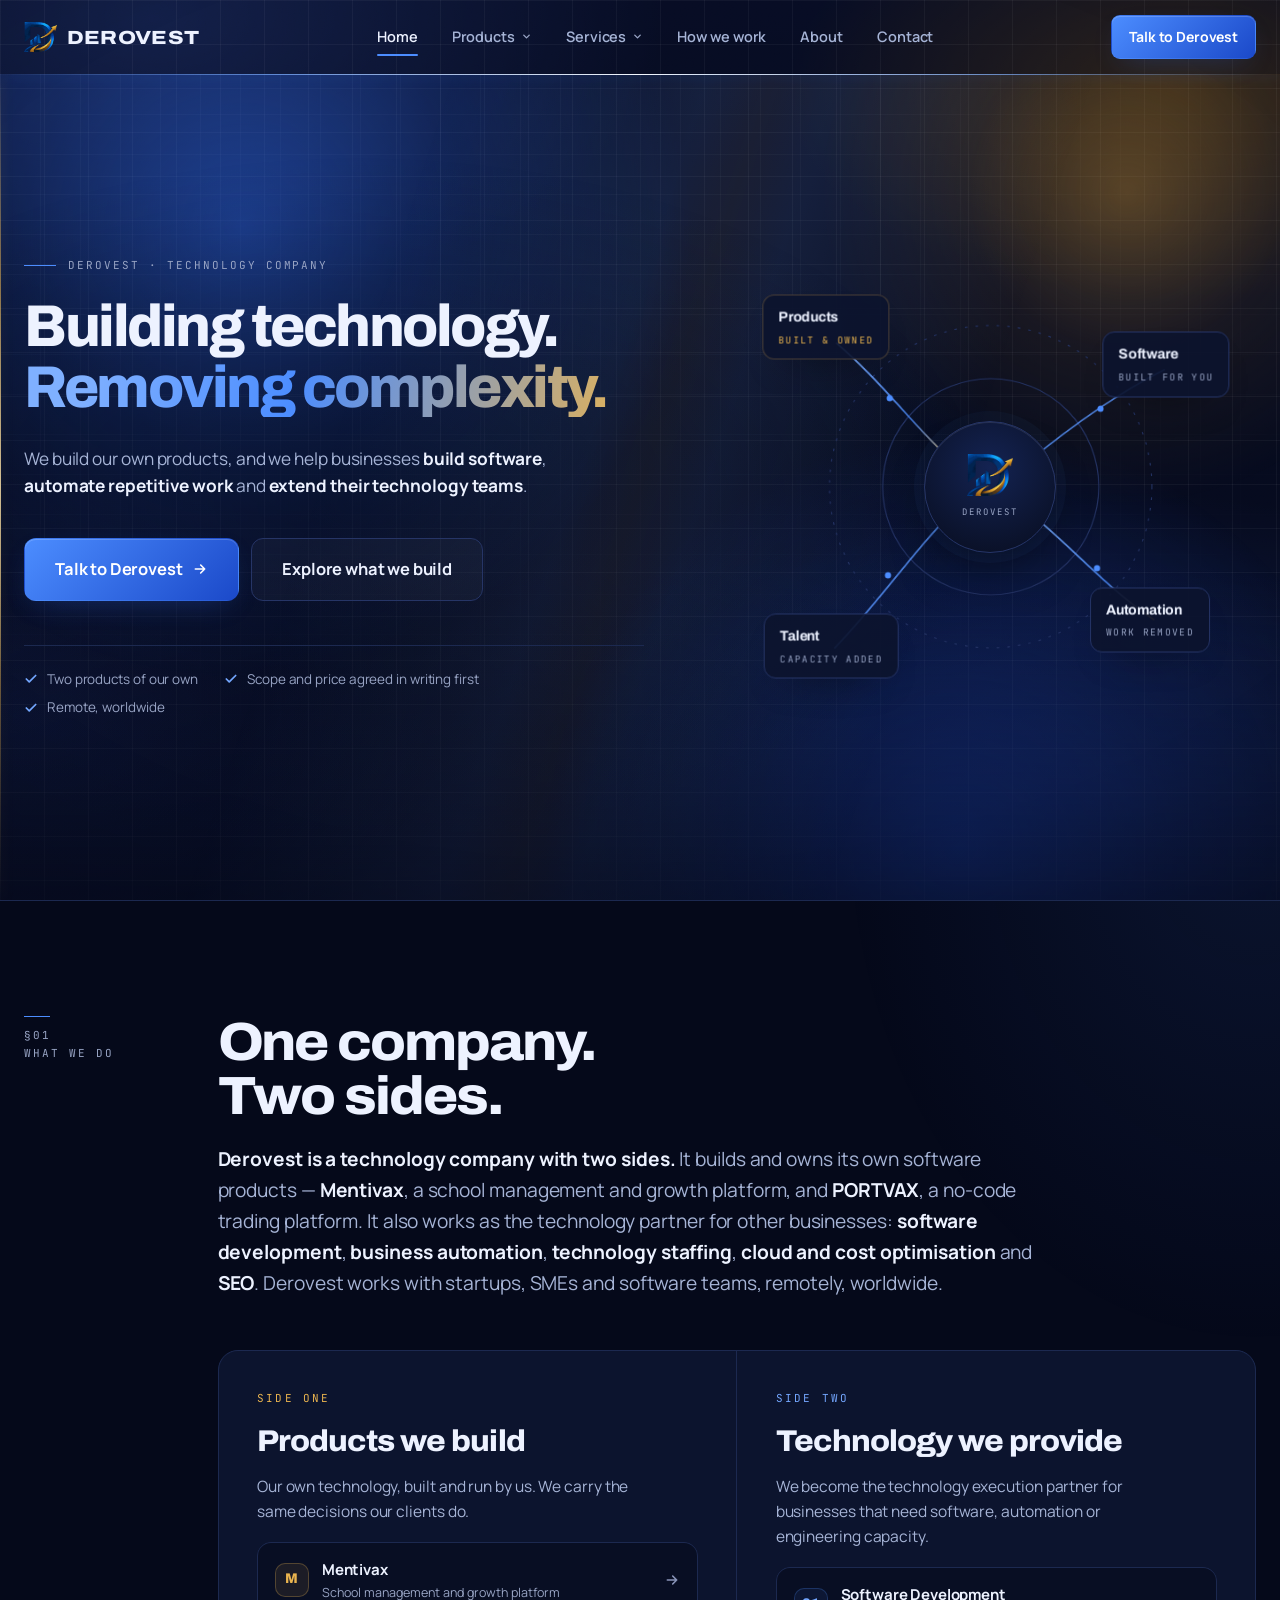
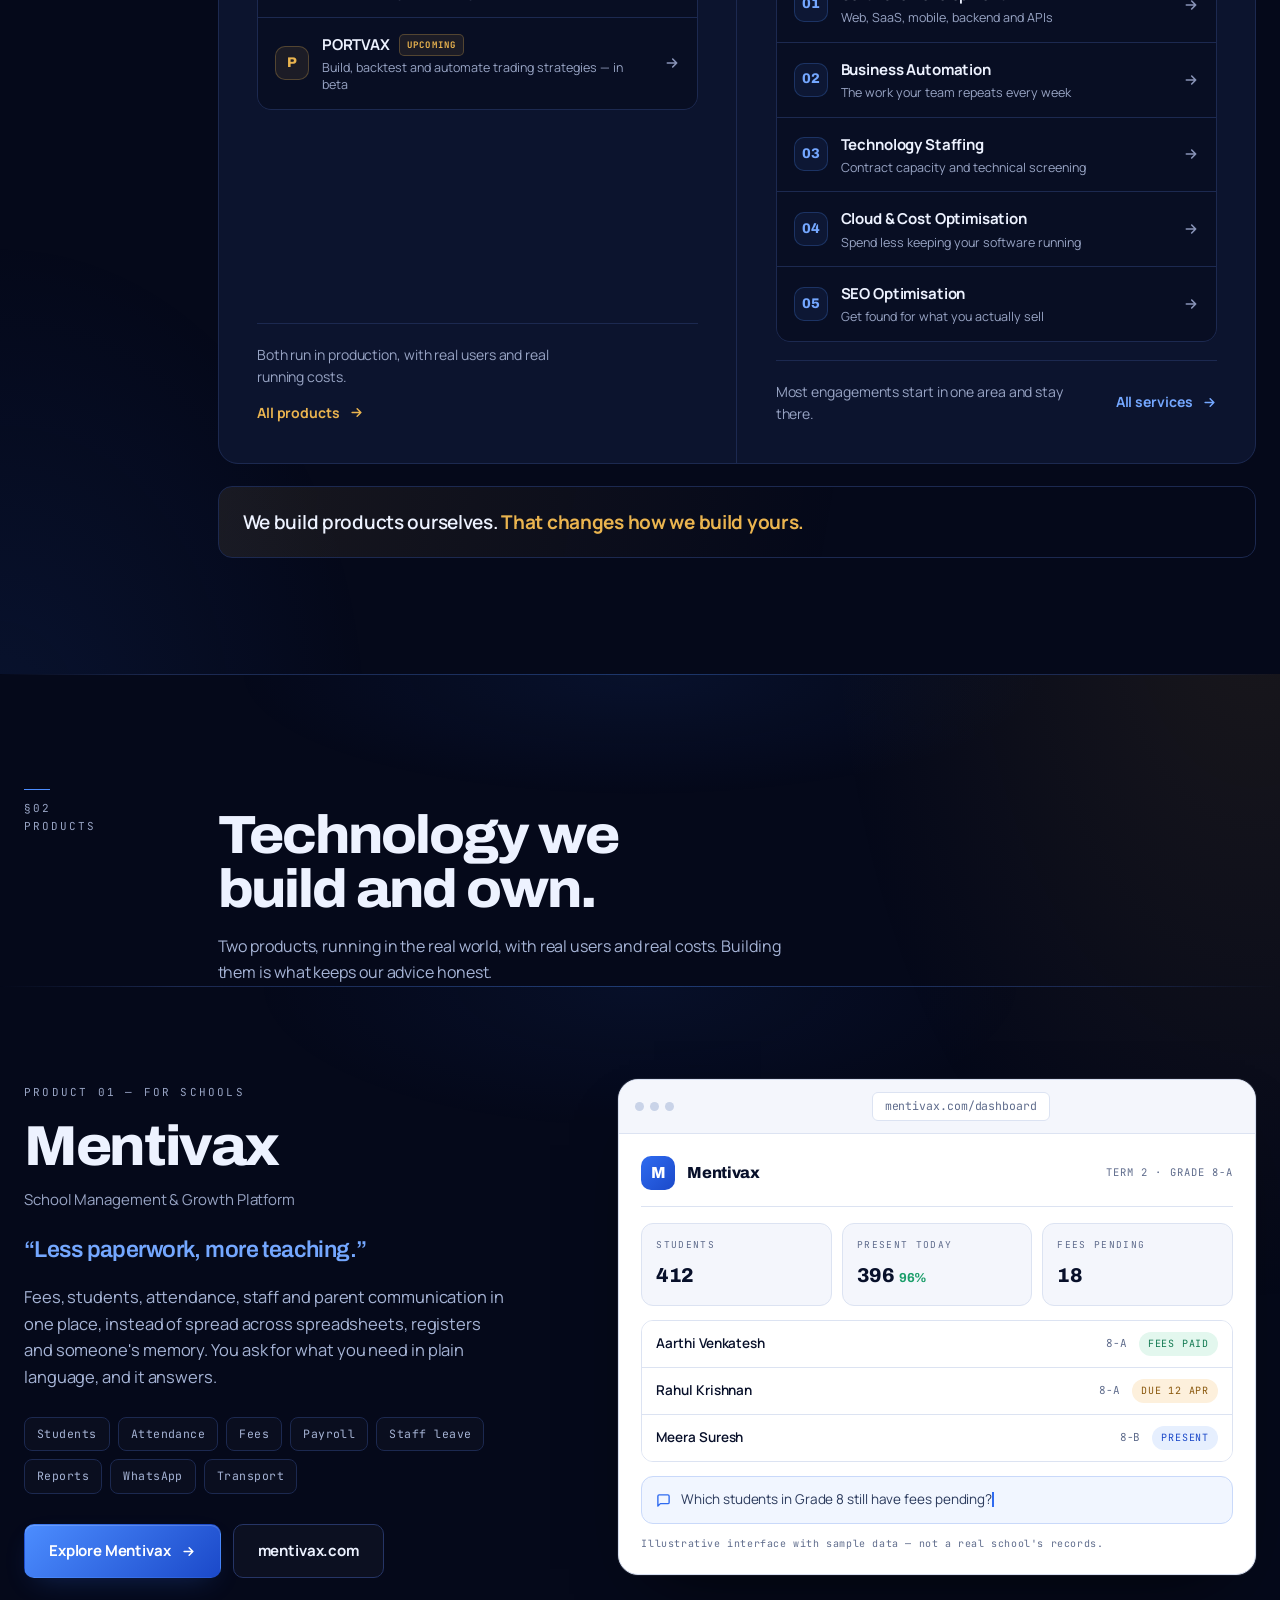
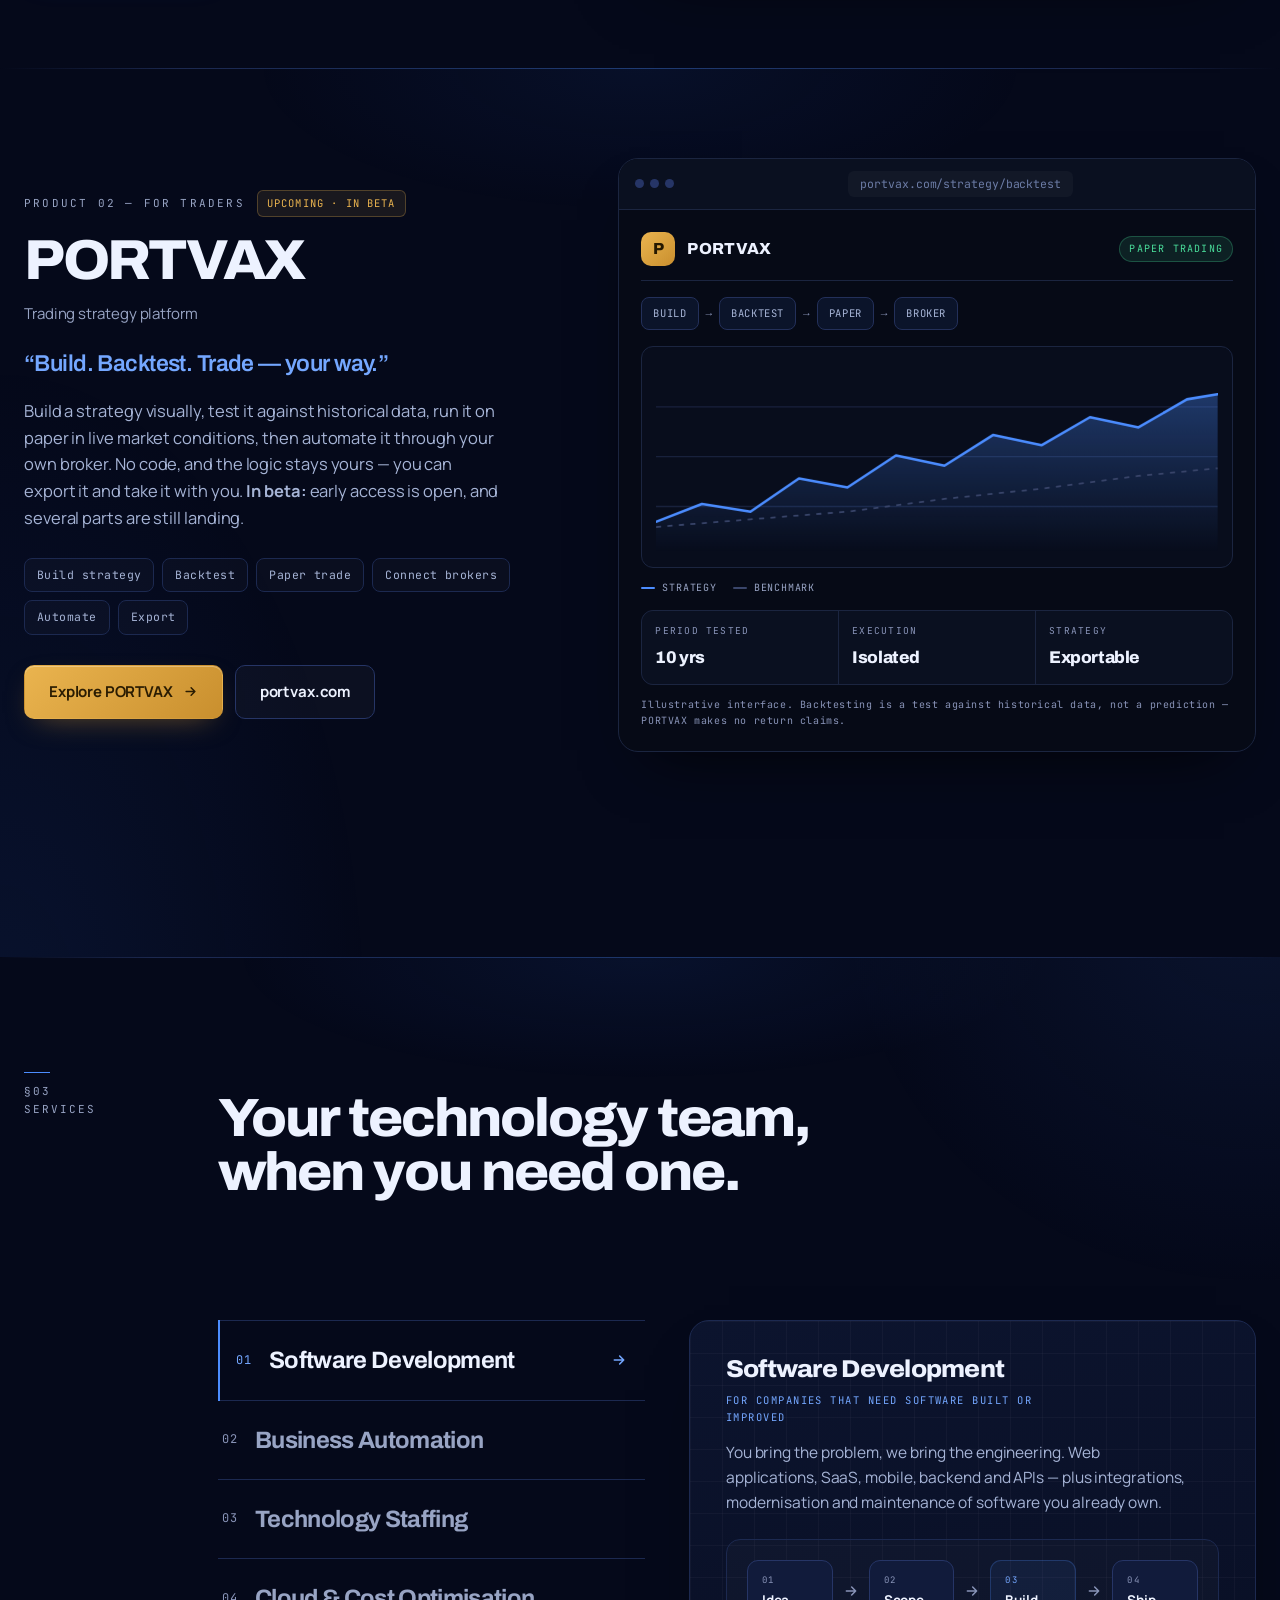
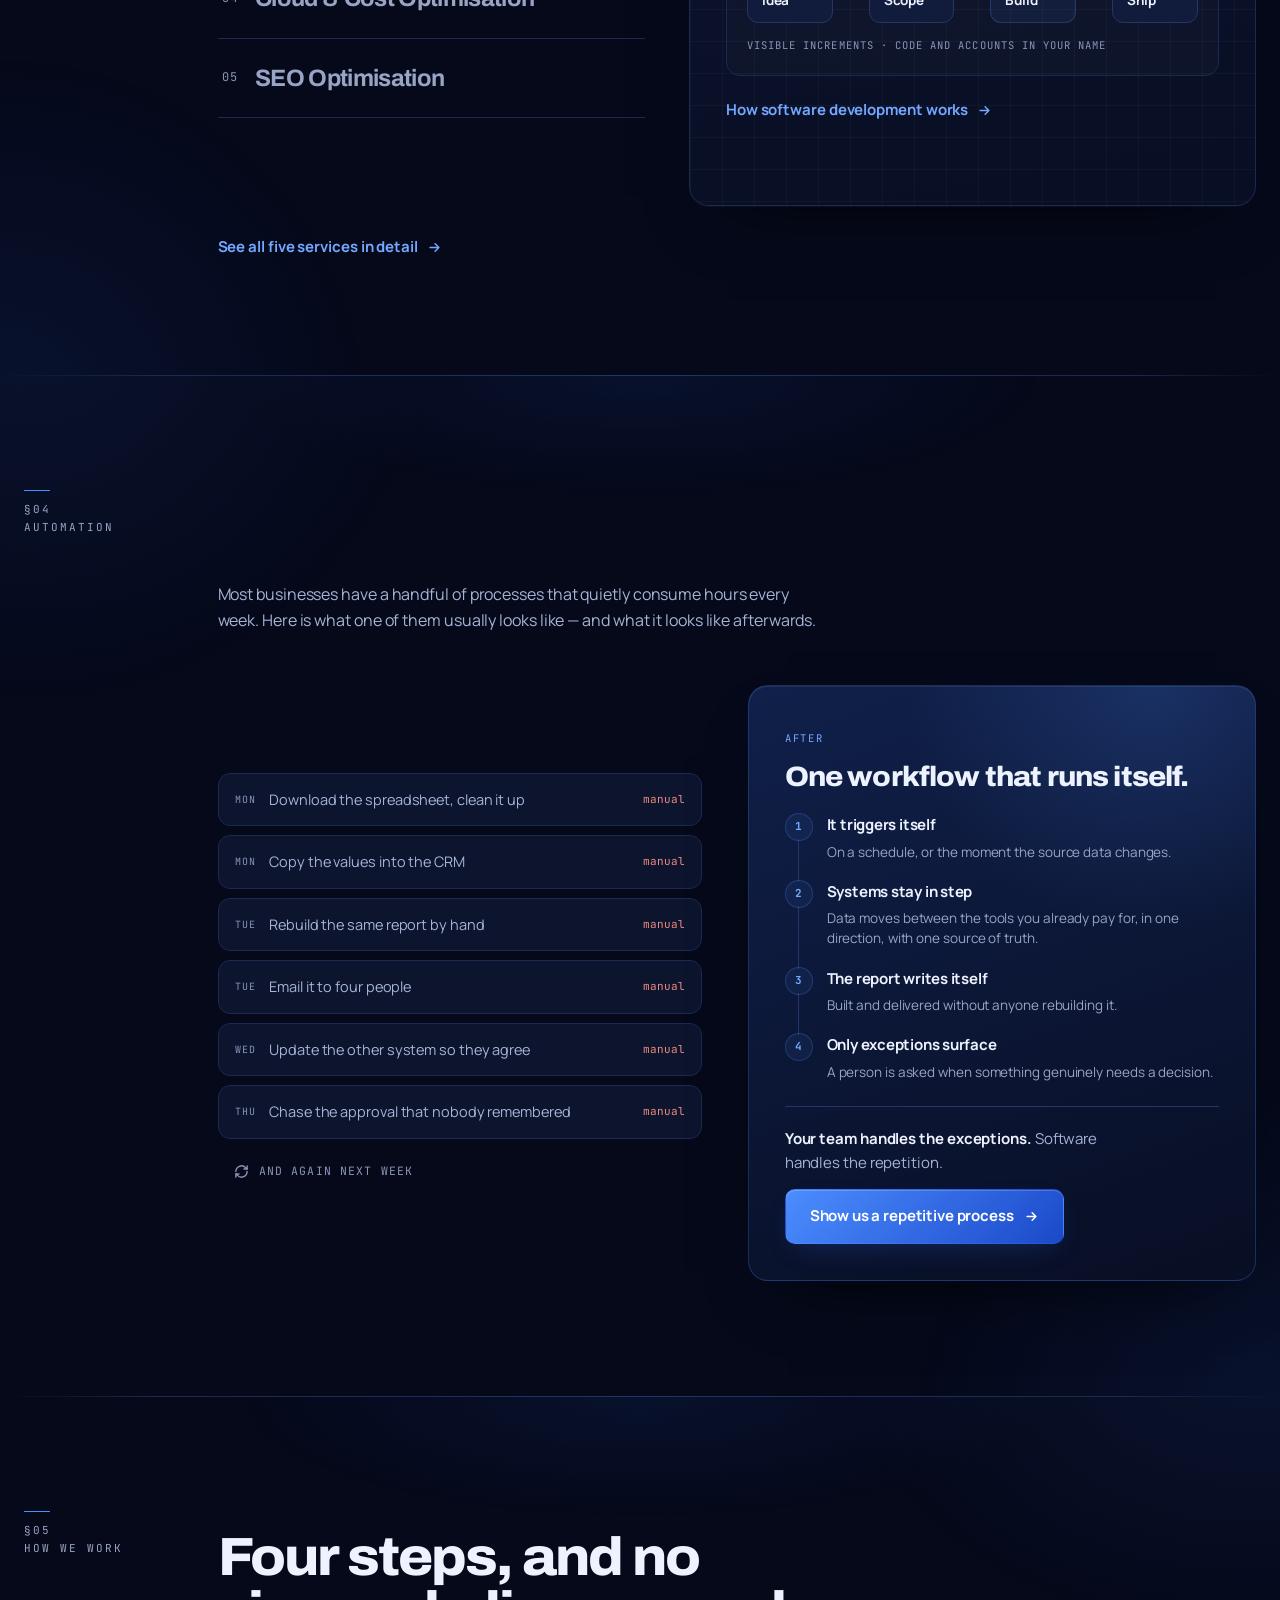
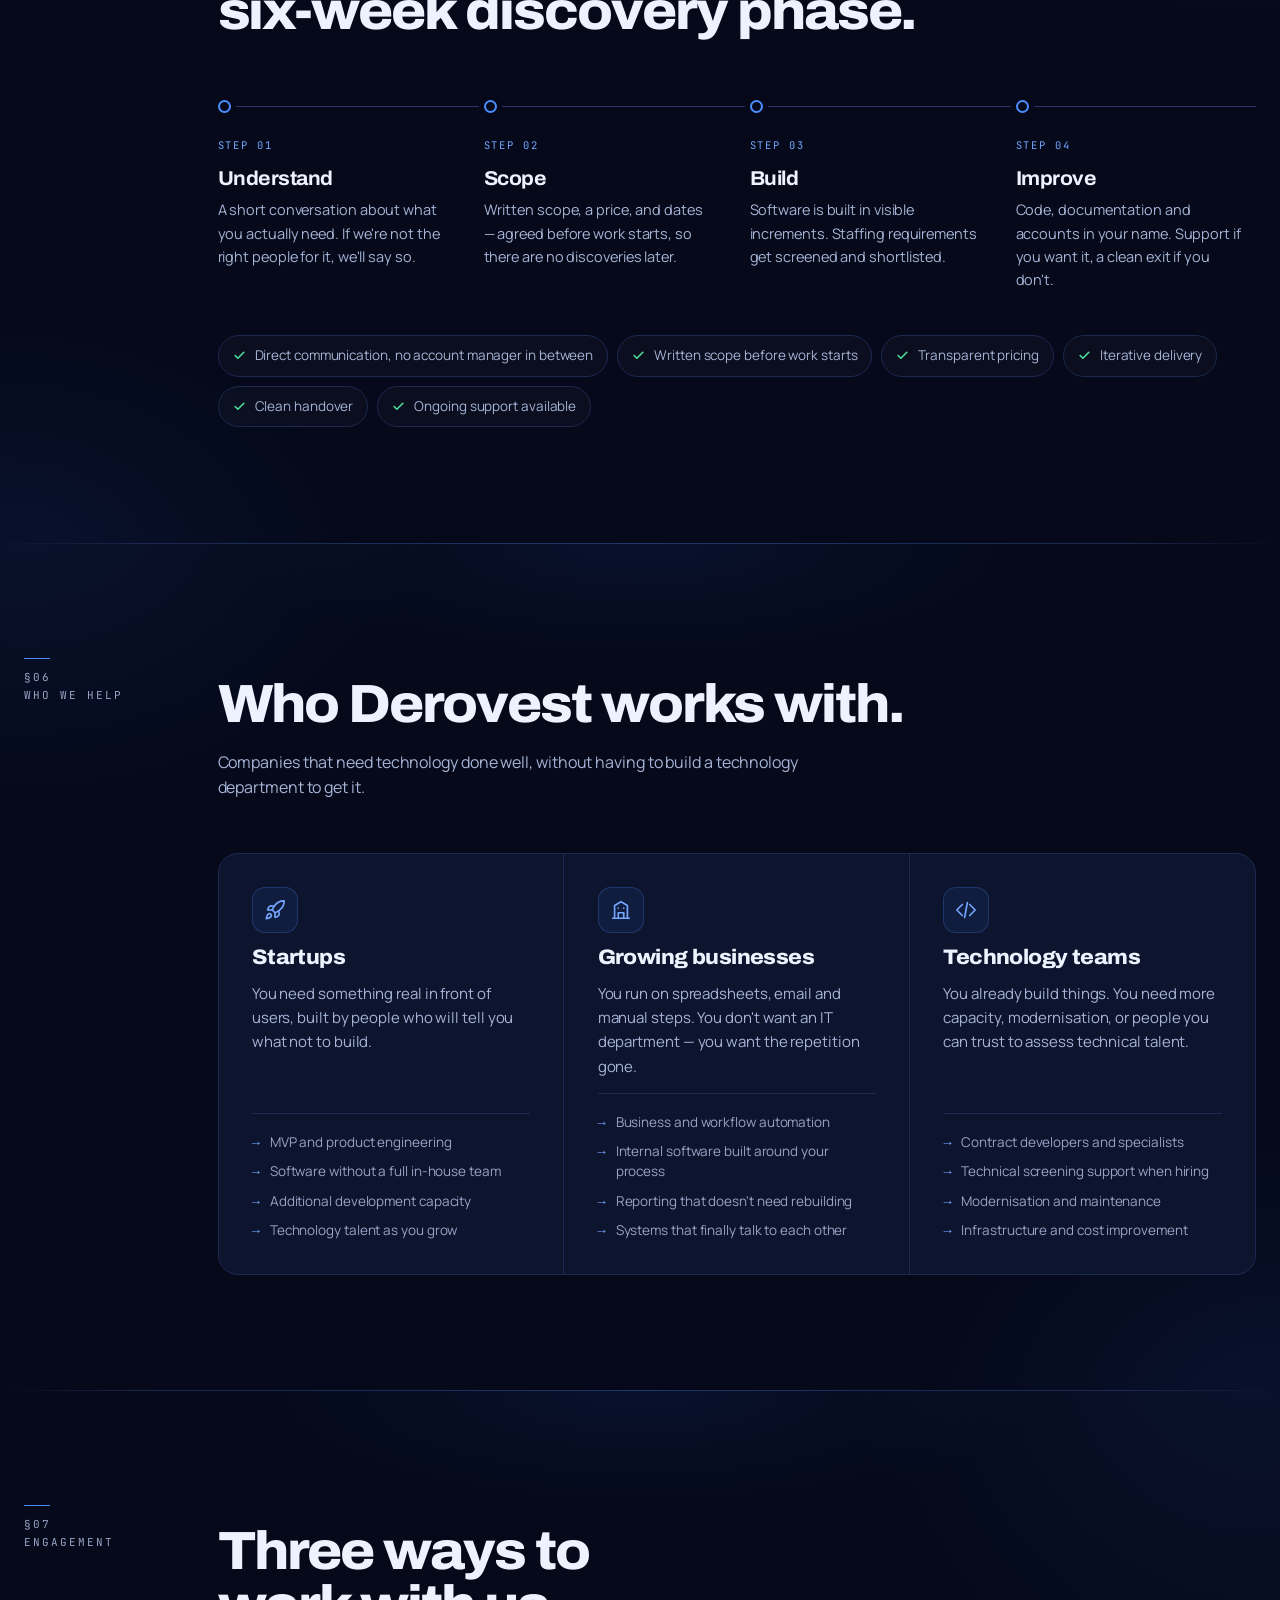
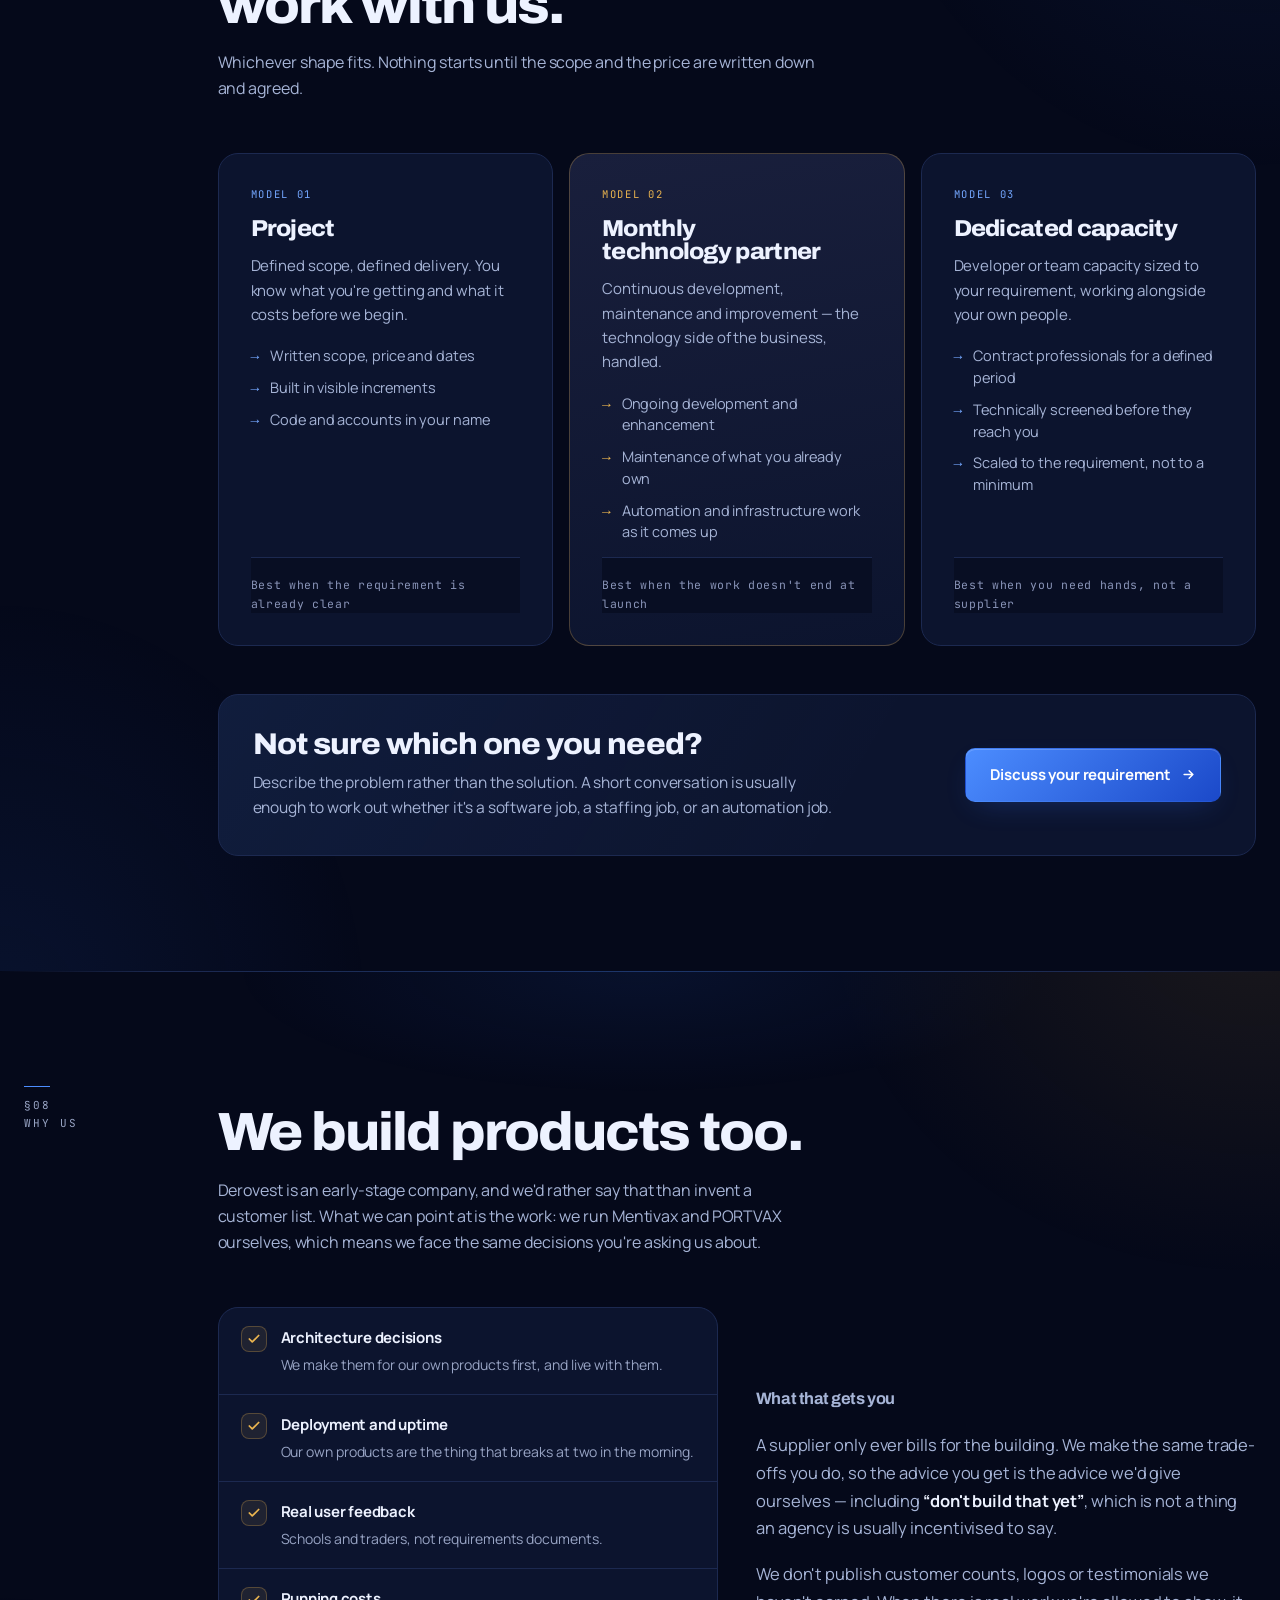
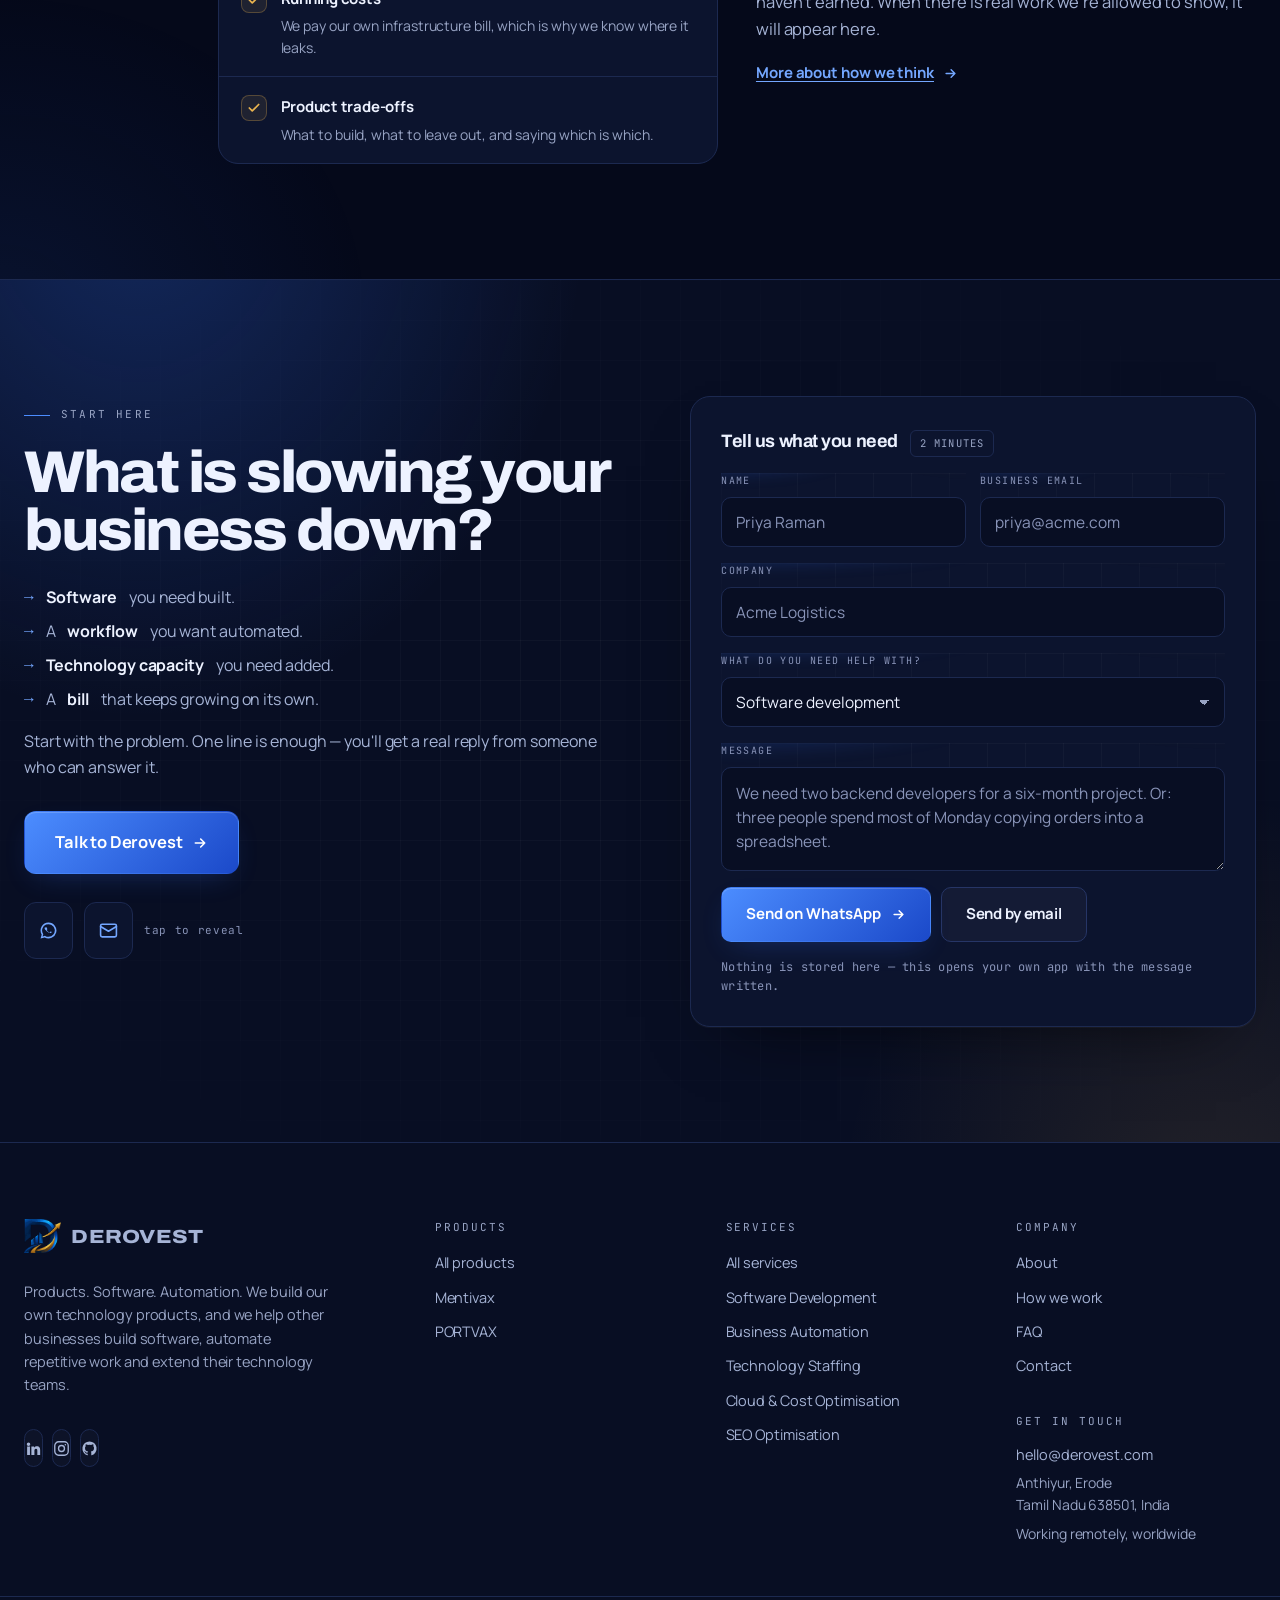
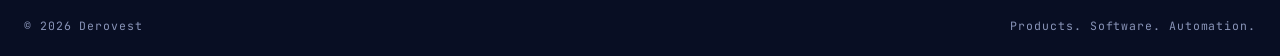
<file: index.html>
<!doctype html>
<html lang="en">
<head>
<meta charset="utf-8">
<meta name="viewport" content="width=device-width, initial-scale=1">
<title>Derovest | Technology Products, Software Services & Automation</title>
<meta name="description" content="Derovest builds its own products — Mentivax and PORTVAX — and helps businesses with software development, technology staffing and business automation.">
<link rel="canonical" href="https://www.derovest.com/">
<meta name="robots" content="index, follow, max-image-preview:large, max-snippet:-1, max-video-preview:-1">
<link rel="alternate" hreflang="en" href="https://www.derovest.com/">
<link rel="alternate" hreflang="x-default" href="https://www.derovest.com/">
<meta name="author" content="Derovest">

<meta property="og:type" content="website">
<meta property="og:site_name" content="Derovest">
<meta property="og:locale" content="en_GB">
<meta property="og:title" content="Derovest — technology products, software solutions, business automation">
<meta property="og:description" content="We build our own technology products, and help other businesses build software, hire technology talent, and automate the work their teams repeat.">
<meta property="og:url" content="https://www.derovest.com/">
<meta property="og:image" content="https://www.derovest.com/og.png">
<meta property="og:image:width" content="1200">
<meta property="og:image:height" content="630">
<meta property="og:image:type" content="image/png">
<meta property="og:image:alt" content="Derovest — technology products, software solutions, business automation.">
<meta name="twitter:card" content="summary_large_image">
<meta name="twitter:title" content="Derovest — technology products, software solutions, business automation">
<meta name="twitter:description" content="We build our own technology products, and help other businesses build software, hire technology talent, and automate the work their teams repeat.">
<meta name="twitter:image" content="https://www.derovest.com/og.png">
<meta name="twitter:image:alt" content="Derovest — technology products, software solutions, business automation.">

<link rel="icon" href="/favicon.ico" sizes="16x16 32x32 48x48">
<link rel="icon" href="/favicon-96.png" type="image/png" sizes="96x96">
<link rel="apple-touch-icon" href="/apple-touch-icon.png">
<link rel="manifest" href="/site.webmanifest">
<meta name="theme-color" content="#05091A">
<meta name="color-scheme" content="dark">

<link rel="preload" as="font" type="font/woff2" href="/assets/fonts/archivo.woff2?v=de2f1fe817" crossorigin>
<link rel="preload" as="font" type="font/woff2" href="/assets/fonts/manrope.woff2?v=938c6e8019" crossorigin>
<link rel="stylesheet" href="/assets/style.css?v=26705de4d4">
<noscript><style>.rv,[data-stagger]>*,.auto-task,.auto-pipe .pstep{opacity:1;transform:none}.spine .tick,.timeline::before{transform:scaleX(1)}.dg-bar{transform:scaleY(1)}.mock .equity{stroke-dashoffset:0}.mock .equity-fill{opacity:1}.switch-panels{display:block}.switch-panel{opacity:1;visibility:visible;transform:none;border-bottom:1px solid var(--line)}.switch-list{display:none}</style></noscript>
<script src="/assets/site.js?v=5abf54484c" defer></script>

<script type="application/ld+json">
{
  "@context": "https://schema.org",
  "@graph": [
    {
      "@type": "Organization",
      "@id": "https://www.derovest.com/#organization",
      "name": "Derovest",
      "sameAs": [
        "https://www.linkedin.com/company/derovest",
        "https://www.instagram.com/derovest.in",
        "https://github.com/derovest",
        "https://www.crunchbase.com/organization/derovest"
      ],
      "address": {
        "@type": "PostalAddress",
        "streetAddress": "Anthiyur Colony",
        "addressLocality": "Anthiyur, Erode",
        "addressRegion": "Tamil Nadu",
        "postalCode": "638501",
        "addressCountry": "IN"
      },
      "brand": [
        {
          "@type": "Brand",
          "name": "Mentivax",
          "sameAs": "https://www.mentivax.com"
        },
        {
          "@type": "Brand",
          "name": "PORTVAX"
        }
      ],
      "url": "https://www.derovest.com/",
      "logo": {
        "@type": "ImageObject",
        "@id": "https://www.derovest.com/#logo",
        "url": "https://www.derovest.com/icon-512.png",
        "width": 512,
        "height": 512,
        "caption": "Derovest"
      },
      "image": "https://www.derovest.com/og.png",
      "description": "Derovest is a technology company. We build our own products — Mentivax and PORTVAX — and provide technology services: software development, technology staffing, and business automation.",
      "slogan": "Building technology. Delivering solutions.",
      "email": "hello@derovest.com",
      "telephone": "+91-63816-41340",
      "areaServed": {
        "@type": "Place",
        "name": "Worldwide"
      },
      "contactPoint": [
        {
          "@type": "ContactPoint",
          "contactType": "sales",
          "email": "hello@derovest.com",
          "telephone": "+91-63816-41340",
          "availableLanguage": [
            "en"
          ],
          "areaServed": "Worldwide",
          "url": "https://www.derovest.com/contact"
        }
      ],
      "knowsAbout": [
        "Mentivax",
        "PORTVAX",
        "Software development",
        "Custom software development",
        "MVP development",
        "Technology staffing",
        "Contract staffing",
        "Technical screening",
        "Business process automation",
        "Workflow automation",
        "Product development"
      ],
      "makesOffer": [
        {
          "@type": "Offer",
          "url": "https://www.derovest.com/services/software-development",
          "itemOffered": {
            "@type": "Service",
            "@id": "https://www.derovest.com/services/software-development#service",
            "name": "Software Development",
            "description": "Build what you need without building a large development team from scratch."
          }
        },
        {
          "@type": "Offer",
          "url": "https://www.derovest.com/services/technology-staffing",
          "itemOffered": {
            "@type": "Service",
            "@id": "https://www.derovest.com/services/technology-staffing#service",
            "name": "Technology Staffing",
            "description": "Technology talent through contract and hiring models, screened by people who can read code."
          }
        },
        {
          "@type": "Offer",
          "url": "https://www.derovest.com/services/business-automation",
          "itemOffered": {
            "@type": "Service",
            "@id": "https://www.derovest.com/services/business-automation#service",
            "name": "Business Automation",
            "description": "If your team repeatedly does the same manual task, we can look at whether technology can do it instead."
          }
        },
        {
          "@type": "Offer",
          "url": "https://www.derovest.com/services/seo",
          "itemOffered": {
            "@type": "Service",
            "@id": "https://www.derovest.com/services/seo#service",
            "name": "SEO Optimisation",
            "description": "Get found for what you actually sell, and know which pages are doing the work."
          }
        },
        {
          "@type": "Offer",
          "url": "https://www.derovest.com/services/server-cost-reduction",
          "itemOffered": {
            "@type": "Service",
            "@id": "https://www.derovest.com/services/server-cost-reduction#service",
            "name": "Server Cost Reduction",
            "description": "Cut what your infrastructure costs, with changes staged so your service stays up."
          }
        }
      ]
    },
    {
      "@type": "WebSite",
      "@id": "https://www.derovest.com/#website",
      "url": "https://www.derovest.com/",
      "name": "Derovest",
      "description": "Technology products, software development, technology staffing and business automation.",
      "publisher": {
        "@id": "https://www.derovest.com/#organization"
      },
      "inLanguage": "en"
    },
    {
      "@type": "WebPage",
      "@id": "https://www.derovest.com/#webpage",
      "url": "https://www.derovest.com/",
      "name": "Derovest | Technology Products, Software Services & Automation",
      "description": "Derovest builds its own products — Mentivax and PORTVAX — and helps businesses with software development, technology staffing and business automation.",
      "isPartOf": {
        "@id": "https://www.derovest.com/#website"
      },
      "about": {
        "@id": "https://www.derovest.com/#organization"
      },
      "breadcrumb": {
        "@id": "https://www.derovest.com/#breadcrumb"
      },
      "inLanguage": "en"
    },
    {
      "@type": "BreadcrumbList",
      "@id": "https://www.derovest.com/#breadcrumb",
      "itemListElement": [
        {
          "@type": "ListItem",
          "position": 1,
          "name": "Home",
          "item": "https://www.derovest.com/"
        }
      ]
    },
    {
      "@type": "Service",
      "@id": "https://www.derovest.com/services/software-development#service",
      "name": "Software Development",
      "serviceType": "Software Development",
      "description": "Most businesses need a handful of things built well — not a permanent engineering department. We work out what actually has to exist, build that, and leave you with something your own team can run.",
      "url": "https://www.derovest.com/services/software-development",
      "provider": {
        "@id": "https://www.derovest.com/#organization"
      },
      "areaServed": "Worldwide",
      "hasOfferCatalog": {
        "@type": "OfferCatalog",
        "name": "Software Development",
        "itemListElement": [
          {
            "@type": "Offer",
            "itemOffered": {
              "@type": "Service",
              "name": "Web applications and internal business software"
            }
          },
          {
            "@type": "Offer",
            "itemOffered": {
              "@type": "Service",
              "name": "Custom software built around how you already work"
            }
          },
          {
            "@type": "Offer",
            "itemOffered": {
              "@type": "Service",
              "name": "MVPs for startups that need something real in front of users"
            }
          },
          {
            "@type": "Offer",
            "itemOffered": {
              "@type": "Service",
              "name": "Maintenance and enhancement of software you already own"
            }
          },
          {
            "@type": "Offer",
            "itemOffered": {
              "@type": "Service",
              "name": "Integrations between the systems you already pay for"
            }
          }
        ]
      }
    },
    {
      "@type": "Service",
      "@id": "https://www.derovest.com/services/technology-staffing#service",
      "name": "Technology Staffing",
      "serviceType": "Technology Staffing",
      "description": "Hiring technology people is slow and hard to judge from a CV. We help two ways: professionals on contract when you need capacity now, and technical screening support when you are hiring permanently.",
      "url": "https://www.derovest.com/services/technology-staffing",
      "provider": {
        "@id": "https://www.derovest.com/#organization"
      },
      "areaServed": "Worldwide",
      "hasOfferCatalog": {
        "@type": "OfferCatalog",
        "name": "Technology Staffing",
        "itemListElement": [
          {
            "@type": "Offer",
            "itemOffered": {
              "@type": "Service",
              "name": "Contract professionals for a defined period or project"
            }
          },
          {
            "@type": "Offer",
            "itemOffered": {
              "@type": "Service",
              "name": "Support identifying and evaluating candidates for permanent roles"
            }
          },
          {
            "@type": "Offer",
            "itemOffered": {
              "@type": "Service",
              "name": "Technical screening before candidates reach your interview stage"
            }
          },
          {
            "@type": "Offer",
            "itemOffered": {
              "@type": "Service",
              "name": "Collaboration with recruitment partners who already hold candidate pools"
            }
          },
          {
            "@type": "Offer",
            "itemOffered": {
              "@type": "Service",
              "name": "Flexible engagement rather than a fixed long-term commitment"
            }
          }
        ]
      }
    },
    {
      "@type": "Service",
      "@id": "https://www.derovest.com/services/business-automation#service",
      "name": "Business Automation",
      "serviceType": "Business Automation",
      "description": "You do not need to become a technology company to benefit from technology. Most businesses have a handful of processes that quietly consume hours every week — copying data, rebuilding the same report, chasing the same approvals.",
      "url": "https://www.derovest.com/services/business-automation",
      "provider": {
        "@id": "https://www.derovest.com/#organization"
      },
      "areaServed": "Worldwide",
      "hasOfferCatalog": {
        "@type": "OfferCatalog",
        "name": "Business Automation",
        "itemListElement": [
          {
            "@type": "Offer",
            "itemOffered": {
              "@type": "Service",
              "name": "Repetitive data entry between systems"
            }
          },
          {
            "@type": "Offer",
            "itemOffered": {
              "@type": "Service",
              "name": "Manual reporting and spreadsheet-based workflows"
            }
          },
          {
            "@type": "Offer",
            "itemOffered": {
              "@type": "Service",
              "name": "Repetitive administrative and back-office tasks"
            }
          },
          {
            "@type": "Offer",
            "itemOffered": {
              "@type": "Service",
              "name": "Approval and hand-off processes that rely on someone remembering"
            }
          },
          {
            "@type": "Offer",
            "itemOffered": {
              "@type": "Service",
              "name": "Connecting business tools that do not talk to each other"
            }
          },
          {
            "@type": "Offer",
            "itemOffered": {
              "@type": "Service",
              "name": "Custom workflow automation built around your process"
            }
          }
        ]
      }
    },
    {
      "@type": "Service",
      "@id": "https://www.derovest.com/services/seo#service",
      "name": "SEO Optimisation",
      "serviceType": "SEO Optimisation",
      "description": "Most sites are not losing search traffic because of the writing. They are losing it because search engines cannot read the structure, the pages load slowly, or nothing on the site answers the question people typed. We fix the mechanics first, then the content.",
      "url": "https://www.derovest.com/services/seo",
      "provider": {
        "@id": "https://www.derovest.com/#organization"
      },
      "areaServed": "Worldwide",
      "hasOfferCatalog": {
        "@type": "OfferCatalog",
        "name": "SEO Optimisation",
        "itemListElement": [
          {
            "@type": "Offer",
            "itemOffered": {
              "@type": "Service",
              "name": "Technical audit: indexing, crawling and what is blocking them"
            }
          },
          {
            "@type": "Offer",
            "itemOffered": {
              "@type": "Service",
              "name": "Titles, descriptions and heading structure that match real queries"
            }
          },
          {
            "@type": "Offer",
            "itemOffered": {
              "@type": "Service",
              "name": "Structured data so search engines understand what you are"
            }
          },
          {
            "@type": "Offer",
            "itemOffered": {
              "@type": "Service",
              "name": "Site structure and internal linking that spreads authority"
            }
          },
          {
            "@type": "Offer",
            "itemOffered": {
              "@type": "Service",
              "name": "Page speed and Core Web Vitals"
            }
          },
          {
            "@type": "Offer",
            "itemOffered": {
              "@type": "Service",
              "name": "Search Console set up properly, with reporting you can read"
            }
          }
        ]
      }
    },
    {
      "@type": "Service",
      "@id": "https://www.derovest.com/services/server-cost-reduction#service",
      "name": "Server Cost Reduction",
      "serviceType": "Server Cost Reduction",
      "description": "Server bills grow by accident — a machine left running, a plan nobody downgraded, capacity provisioned for traffic that never arrived. We read the bill line by line, measure what is actually being used, and remove the difference in stages, with a way back at every step.",
      "url": "https://www.derovest.com/services/server-cost-reduction",
      "provider": {
        "@id": "https://www.derovest.com/#organization"
      },
      "areaServed": "Worldwide",
      "hasOfferCatalog": {
        "@type": "OfferCatalog",
        "name": "Server Cost Reduction",
        "itemListElement": [
          {
            "@type": "Offer",
            "itemOffered": {
              "@type": "Service",
              "name": "Cloud and hosting bills read line by line, with what each line is for"
            }
          },
          {
            "@type": "Offer",
            "itemOffered": {
              "@type": "Service",
              "name": "Idle, oversized, duplicated and forgotten resources identified"
            }
          },
          {
            "@type": "Offer",
            "itemOffered": {
              "@type": "Service",
              "name": "Right-sizing based on measured usage, not on guesswork"
            }
          },
          {
            "@type": "Offer",
            "itemOffered": {
              "@type": "Service",
              "name": "Committed and reserved pricing applied where it genuinely pays back"
            }
          },
          {
            "@type": "Offer",
            "itemOffered": {
              "@type": "Service",
              "name": "Storage, backup and data transfer costs reviewed, not just compute"
            }
          },
          {
            "@type": "Offer",
            "itemOffered": {
              "@type": "Service",
              "name": "Every change staged with a rollback, so nothing goes dark"
            }
          }
        ]
      }
    }
  ]
}
</script>
</head>
<body>
<a class="skip" href="#main">Skip to content</a>
<header class="nav" id="nav">
  <div class="wrap nav-in">
    <a class="brand" href="/" aria-label="Derovest — home"><img class="mark" src="/assets/logo.png" alt="" width="208" height="190" fetchpriority="high" decoding="async"><b>DEROVEST</b></a>
    <nav class="nav-links" id="nav-links" aria-label="Primary">
      <a href="/" data-nav="/" aria-current="page">Home</a>
      <div class="nav-item">
        <a href="/products" data-nav="/products">Products <svg width="11" height="11" viewBox="0 0 24 24" fill="none" stroke="currentColor" stroke-width="3" stroke-linecap="round" stroke-linejoin="round" aria-hidden="true"><path d="m6 9 6 6 6-6"/></svg></a>
        <div class="mega">
          <div class="mega-grid mega-2">
            <a class="mega-link" href="/products/mentivax"><span class="ic">M</span><span class="txt"><b>Mentivax</b><span>School management and growth platform. Less paperwork, more teaching.</span></span></a>
            <a class="mega-link is-gold" href="/products/portvax"><span class="ic">P</span><span class="txt"><b>PORTVAX<span class="soon">Upcoming</span></b><span>Build, backtest and automate trading strategies — without writing code. In beta.</span></span></a>
          </div>
          <div class="mega-foot">
            <p>Two products Derovest builds, owns and runs itself.</p>
            <a class="more" href="/products">All products <svg width="14" height="14" viewBox="0 0 24 24" fill="none" stroke="currentColor" stroke-width="2.5" stroke-linecap="round" stroke-linejoin="round" aria-hidden="true"><path d="M5 12h14M13 6l6 6-6 6"/></svg></a>
          </div>
        </div>
      </div>
      <div class="nav-item">
        <a href="/services" data-nav="/services">Services <svg width="11" height="11" viewBox="0 0 24 24" fill="none" stroke="currentColor" stroke-width="3" stroke-linecap="round" stroke-linejoin="round" aria-hidden="true"><path d="m6 9 6 6 6-6"/></svg></a>
        <div class="mega">
          <div class="mega-grid mega-2">
            <a class="mega-link" href="/services/software-development"><span class="ic">01</span><span class="txt"><b>Software Development</b><span>Web apps, SaaS, mobile, APIs and MVPs — without building a team first.</span></span></a>
            <a class="mega-link" href="/services/business-automation"><span class="ic">02</span><span class="txt"><b>Business Automation</b><span>Stop paying people to repeat the same task every week.</span></span></a>
            <a class="mega-link" href="/services/technology-staffing"><span class="ic">03</span><span class="txt"><b>Technology Staffing</b><span>Contract professionals and hiring support, screened by engineers.</span></span></a>
            <a class="mega-link" href="/services/server-cost-reduction"><span class="ic">04</span><span class="txt"><b>Cloud &amp; Cost Optimisation</b><span>Spend less keeping your software running, with nothing going dark.</span></span></a>
            <a class="mega-link" href="/services/seo"><span class="ic">05</span><span class="txt"><b>SEO Optimisation</b><span>Get found for what you actually sell.</span></span></a>
            <a class="mega-link is-gold" href="/services#how-we-work"><span class="ic">→</span><span class="txt"><b>How we work</b><span>Four steps, written scope, transparent pricing, clean handover.</span></span></a>
          </div>
          <div class="mega-foot">
            <p>Not sure which one you need? Describe the problem, not the solution.</p>
            <a class="more" href="/contact">Talk to Derovest <svg width="14" height="14" viewBox="0 0 24 24" fill="none" stroke="currentColor" stroke-width="2.5" stroke-linecap="round" stroke-linejoin="round" aria-hidden="true"><path d="M5 12h14M13 6l6 6-6 6"/></svg></a>
          </div>
        </div>
      </div>
      <a href="/services#how-we-work" data-nav="/how">How we work</a>
      <a href="/about" data-nav="/about">About</a>
      <a href="/contact" data-nav="/contact">Contact</a>
      <div class="nav-mob-cta">
        <a class="btn btn-primary" href="/contact">Talk to Derovest <svg width="15" height="15" viewBox="0 0 24 24" fill="none" stroke="currentColor" stroke-width="2.4" stroke-linecap="round" stroke-linejoin="round" aria-hidden="true"><path d="M5 12h14M13 6l6 6-6 6"/></svg></a>
      </div>
      <div class="nav-mob-meta">
        <a href="/faq">FAQ</a>
        <a href="https://www.linkedin.com/company/derovest" rel="me noopener" target="_blank">LinkedIn</a>
        <a href="https://www.instagram.com/derovest.in" rel="me noopener" target="_blank">Instagram</a>
        <a href="https://github.com/derovest" rel="me noopener" target="_blank">GitHub</a>
      </div>
    </nav>
    <a class="btn btn-primary btn-sm nav-cta" href="/contact">Talk to Derovest</a>
    <button class="nav-toggle" id="nav-toggle" type="button" aria-label="Open menu" aria-expanded="false" aria-controls="nav-links">
      <svg class="bars" width="18" height="18" viewBox="0 0 24 24" fill="none" stroke="currentColor" stroke-width="2.2" stroke-linecap="round" aria-hidden="true"><path d="M3 6h18M3 12h18M3 18h18"/></svg>
      <svg class="ex" width="18" height="18" viewBox="0 0 24 24" fill="none" stroke="currentColor" stroke-width="2.2" stroke-linecap="round" aria-hidden="true"><path d="M18 6 6 18M6 6l12 12"/></svg>
    </button>
  </div>
</header>
<main id="main">

<!-- ══ HERO — the five-second answer ═══════════════════════════════════ -->
<section class="hero">
  <div class="hero-bg" aria-hidden="true">
    <span class="aurora a1"></span><span class="aurora a2"></span><span class="aurora a3"></span>
    <span class="beam beam-h"></span><span class="beam beam-v"></span>
    <span class="sheen"></span>
    <span class="motes"><i></i><i></i><i></i><i></i><i></i><i></i><i></i><i></i><i></i><i></i><i></i><i></i><i></i><i></i></span>
  </div>
  <div class="wrap hero-in">
    <div class="hero-copy">
      <div class="eyebrow"><span class="bar"></span><span class="code-label">Derovest · Technology company</span></div>
      <h1><span class="mask"><span>Building technology.</span></span><span class="mask"><span class="accent">Removing complexity.</span></span></h1>
      <p class="lede">We build our own products, and we help businesses <b>build software</b>, <b>automate repetitive work</b> and <b>extend their technology teams</b>.</p>
      <div class="hero-cta">
        <a class="btn btn-primary btn-lg magnetic" href="/contact">Talk to Derovest <svg width="16" height="16" viewBox="0 0 24 24" fill="none" stroke="currentColor" stroke-width="2.4" stroke-linecap="round" stroke-linejoin="round" aria-hidden="true"><path d="M5 12h14M13 6l6 6-6 6"/></svg></a>
        <a class="btn btn-ghost btn-lg" href="#what-we-do">Explore what we build</a>
      </div>
      <div class="hero-proof">
        <span><svg width="14" height="14" viewBox="0 0 24 24" fill="none" stroke="currentColor" stroke-width="3" stroke-linecap="round" stroke-linejoin="round" aria-hidden="true"><path d="M20 6 9 17l-5-5"/></svg>Two products of our own</span>
        <span><svg width="14" height="14" viewBox="0 0 24 24" fill="none" stroke="currentColor" stroke-width="3" stroke-linecap="round" stroke-linejoin="round" aria-hidden="true"><path d="M20 6 9 17l-5-5"/></svg>Scope and price agreed in writing first</span>
        <span><svg width="14" height="14" viewBox="0 0 24 24" fill="none" stroke="currentColor" stroke-width="3" stroke-linecap="round" stroke-linejoin="round" aria-hidden="true"><path d="M20 6 9 17l-5-5"/></svg>Remote, worldwide</span>
      </div>
    </div>

    <div class="hero-art">
      <div class="branch" id="branch">
        <div class="branch-inner">
          <svg viewBox="0 0 600 600" aria-hidden="true" focusable="false">
            <defs>
              <linearGradient id="wireGrad" x1="0" y1="0" x2="1" y2="1">
                <stop offset="0%" stop-color="#7FB0FF" stop-opacity="1"/>
                <stop offset="65%" stop-color="#4C8DFF" stop-opacity=".75"/>
                <stop offset="100%" stop-color="#EAB44F" stop-opacity=".85"/>
              </linearGradient>
              <radialGradient id="coreGrad" cx="50%" cy="38%">
                <stop offset="0%" stop-color="#1B2C5E"/>
                <stop offset="100%" stop-color="#0A1128"/>
              </radialGradient>
            </defs>
            <circle class="ring" cx="300" cy="300" r="122"/>
            <circle class="ring ring-2" cx="300" cy="300" r="182"/>
            <path class="wire w1" d="M258 272 C 220 240, 180 184, 126 138"/>
            <path class="wire w2" d="M342 272 C 386 236, 440 196, 496 168"/>
            <path class="wire w3" d="M342 328 C 388 364, 430 414, 484 450"/>
            <path class="wire w4" d="M258 328 C 216 368, 176 428, 124 482"/>
            <circle class="pip" cx="186" cy="200" r="3.5"/>
            <circle class="pip" cx="424" cy="212" r="3.5"/>
            <circle class="pip" cx="420" cy="392" r="3.5"/>
            <circle class="pip" cx="184" cy="400" r="3.5"/>
            <circle class="spark s1" r="2.8" fill="#8FBBFF" style="--path:path('M258 272 C 220 240, 180 184, 126 138')"/>
            <circle class="spark s2" r="2.8" fill="#8FBBFF" style="--path:path('M342 272 C 386 236, 440 196, 496 168')"/>
            <circle class="spark s3" r="2.8" fill="#EAB44F" style="--path:path('M342 328 C 388 364, 430 414, 484 450')"/>
            <circle class="spark s4" r="2.8" fill="#8FBBFF" style="--path:path('M258 328 C 216 368, 176 428, 124 482')"/>
          </svg>
        </div>
        <div class="branch-core">
          <img src="/assets/logo.png" alt="" width="208" height="190" fetchpriority="high" decoding="async">
          <span>Derovest</span>
        </div>
        <div class="branch-nodes">
          <a class="branch-node n1 is-gold" href="/products" style="left:19%; top:20%"><b>Products</b><span>Built &amp; owned</span></a>
          <a class="branch-node n2" href="/services/software-development" style="left:83%; top:27%"><b>Software</b><span>Built for you</span></a>
          <a class="branch-node n3" href="/services/business-automation" style="left:80%; top:75%"><b>Automation</b><span>Work removed</span></a>
          <a class="branch-node n4" href="/services/technology-staffing" style="left:20%; top:80%"><b>Talent</b><span>Capacity added</span></a>
        </div>
      </div>
    </div>
  </div>
</section>

<!-- ══ §01 ONE COMPANY. TWO SIDES. ═════════════════════════════════════ -->
<section class="band" id="what-we-do">
  <div class="wrap spine">
    <div class="gutter-col"><div class="stick"><span class="tick"></span><span class="code-label">§01<br>What we do</span></div></div>
    <div>
      <h2 class="rv">One company.<br>Two sides.</h2>
      <p class="answer rv"><b>Derovest is a technology company with two sides.</b> It builds and owns its own software products — <b>Mentivax</b>, a school management and growth platform, and <b>PORTVAX</b>, a no-code trading platform. It also works as the technology partner for other businesses: <b>software development</b>, <b>business automation</b>, <b>technology staffing</b>, <b>cloud and cost optimisation</b> and <b>SEO</b>. Derovest works with startups, SMEs and software teams, remotely, worldwide.</p>

      <div class="sides rv">
        <div class="side side-build">
          <span class="side-num">Side one</span>
          <h3>Products we build</h3>
          <p>Our own technology, built and run by us. We carry the same decisions our clients do.</p>
          <ul class="side-list">
            <li><a href="/products/mentivax">
              <span class="ic">M</span>
              <span><b>Mentivax</b><small>School management and growth platform</small></span>
              <svg class="arw" width="16" height="16" viewBox="0 0 24 24" fill="none" stroke="currentColor" stroke-width="2.4" stroke-linecap="round" stroke-linejoin="round" aria-hidden="true"><path d="M5 12h14M13 6l6 6-6 6"/></svg>
            </a></li>
            <li><a href="/products/portvax">
              <span class="ic">P</span>
              <span><b>PORTVAX<span class="soon">Upcoming</span></b><small>Build, backtest and automate trading strategies — in beta</small></span>
              <svg class="arw" width="16" height="16" viewBox="0 0 24 24" fill="none" stroke="currentColor" stroke-width="2.4" stroke-linecap="round" stroke-linejoin="round" aria-hidden="true"><path d="M5 12h14M13 6l6 6-6 6"/></svg>
            </a></li>
          </ul>
          <div class="side-foot">
            <p>Both run in production, with real users and real running costs.</p>
            <a class="more gold" href="/products">All products <svg width="15" height="15" viewBox="0 0 24 24" fill="none" stroke="currentColor" stroke-width="2.4" stroke-linecap="round" stroke-linejoin="round" aria-hidden="true"><path d="M5 12h14M13 6l6 6-6 6"/></svg></a>
          </div>
        </div>
        <div class="side side-serve">
          <span class="side-num">Side two</span>
          <h3>Technology we provide</h3>
          <p>We become the technology execution partner for businesses that need software, automation or engineering capacity.</p>
          <ul class="side-list">
            <li><a href="/services/software-development">
              <span class="ic">01</span>
              <span><b>Software Development</b><small>Web, SaaS, mobile, backend and APIs</small></span>
              <svg class="arw" width="16" height="16" viewBox="0 0 24 24" fill="none" stroke="currentColor" stroke-width="2.4" stroke-linecap="round" stroke-linejoin="round" aria-hidden="true"><path d="M5 12h14M13 6l6 6-6 6"/></svg>
            </a></li>
            <li><a href="/services/business-automation">
              <span class="ic">02</span>
              <span><b>Business Automation</b><small>The work your team repeats every week</small></span>
              <svg class="arw" width="16" height="16" viewBox="0 0 24 24" fill="none" stroke="currentColor" stroke-width="2.4" stroke-linecap="round" stroke-linejoin="round" aria-hidden="true"><path d="M5 12h14M13 6l6 6-6 6"/></svg>
            </a></li>
            <li><a href="/services/technology-staffing">
              <span class="ic">03</span>
              <span><b>Technology Staffing</b><small>Contract capacity and technical screening</small></span>
              <svg class="arw" width="16" height="16" viewBox="0 0 24 24" fill="none" stroke="currentColor" stroke-width="2.4" stroke-linecap="round" stroke-linejoin="round" aria-hidden="true"><path d="M5 12h14M13 6l6 6-6 6"/></svg>
            </a></li>
            <li><a href="/services/server-cost-reduction">
              <span class="ic">04</span>
              <span><b>Cloud &amp; Cost Optimisation</b><small>Spend less keeping your software running</small></span>
              <svg class="arw" width="16" height="16" viewBox="0 0 24 24" fill="none" stroke="currentColor" stroke-width="2.4" stroke-linecap="round" stroke-linejoin="round" aria-hidden="true"><path d="M5 12h14M13 6l6 6-6 6"/></svg>
            </a></li>
            <li><a href="/services/seo">
              <span class="ic">05</span>
              <span><b>SEO Optimisation</b><small>Get found for what you actually sell</small></span>
              <svg class="arw" width="16" height="16" viewBox="0 0 24 24" fill="none" stroke="currentColor" stroke-width="2.4" stroke-linecap="round" stroke-linejoin="round" aria-hidden="true"><path d="M5 12h14M13 6l6 6-6 6"/></svg>
            </a></li>
          </ul>
          <div class="side-foot">
            <p>Most engagements start in one area and stay there.</p>
            <a class="more" href="/services">All services <svg width="15" height="15" viewBox="0 0 24 24" fill="none" stroke="currentColor" stroke-width="2.4" stroke-linecap="round" stroke-linejoin="round" aria-hidden="true"><path d="M5 12h14M13 6l6 6-6 6"/></svg></a>
          </div>
        </div>
      </div>

      <div class="sides-note rv">
        <p>We build products ourselves. <b>That changes how we build yours.</b></p>
      </div>
    </div>
  </div>
</section>

<!-- ══ §02 PRODUCTS SHOWCASE ═══════════════════════════════════════════ -->
<section class="band rule" id="products">
  <div class="wrap spine">
    <div class="gutter-col"><div class="stick"><span class="tick"></span><span class="code-label">§02<br>Products</span></div></div>
    <div class="band-head">
      <h2 class="rv">Technology we build and own.</h2>
      <p class="sec-lede rv">Two products, running in the real world, with real users and real costs. Building them is what keeps our advice honest.</p>
    </div>
  </div>

  <div class="showcase">
    <article class="show-item" id="mentivax">
      <div class="wrap show-in">
        <div class="show-copy rv">
          <span class="idx">Product 01 — for schools</span>
          <h3>Mentivax</h3>
          <p class="role">School Management &amp; Growth Platform</p>
          <p class="slogan">“Less paperwork, more teaching.”</p>
          <p>Fees, students, attendance, staff and parent communication in one place, instead of spread across spreadsheets, registers and someone's memory. You ask for what you need in plain language, and it answers.</p>
          <div class="show-mods">
            <span>Students</span><span>Attendance</span><span>Fees</span><span>Payroll</span><span>Staff leave</span><span>Reports</span><span>WhatsApp</span><span>Transport</span>
          </div>
          <div class="show-cta">
            <a class="btn btn-primary" href="/products/mentivax">Explore Mentivax <svg width="15" height="15" viewBox="0 0 24 24" fill="none" stroke="currentColor" stroke-width="2.4" stroke-linecap="round" stroke-linejoin="round" aria-hidden="true"><path d="M5 12h14M13 6l6 6-6 6"/></svg></a>
            <a class="btn btn-ghost" href="https://mentivax.com/" target="_blank" rel="noopener">mentivax.com</a>
          </div>
        </div>

        <div class="mock mock-light rv" aria-hidden="true">
          <div class="mock-bar"><span class="mock-dots"><i></i><i></i><i></i></span><span class="mock-url">mentivax.com/dashboard</span></div>
          <div class="mock-body">
            <div class="m-head">
              <span class="logo">M</span><b>Mentivax</b><span class="term">Term 2 · Grade 8-A</span>
            </div>
            <div class="m-stats">
              <div class="m-stat"><div class="l">Students</div><div class="v">412</div></div>
              <div class="m-stat"><div class="l">Present today</div><div class="v">396<em>96%</em></div></div>
              <div class="m-stat"><div class="l">Fees pending</div><div class="v">18</div></div>
            </div>
            <div class="m-rows">
              <div class="m-row"><span class="who">Aarthi Venkatesh</span><span class="cls">8-A</span><span class="m-pill paid">Fees paid</span></div>
              <div class="m-row"><span class="who">Rahul Krishnan</span><span class="cls">8-A</span><span class="m-pill due">Due 12 Apr</span></div>
              <div class="m-row"><span class="who">Meera Suresh</span><span class="cls">8-B</span><span class="m-pill present">Present</span></div>
            </div>
            <div class="m-ask">
              <svg width="15" height="15" viewBox="0 0 24 24" fill="none" stroke="currentColor" stroke-width="2.2" stroke-linecap="round" stroke-linejoin="round"><path d="M21 15a2 2 0 0 1-2 2H7l-4 4V5a2 2 0 0 1 2-2h14a2 2 0 0 1 2 2z"/></svg>
              <span>Which students in Grade 8 still have fees pending?<span class="cursor"></span></span>
            </div>
            <p class="m-note">Illustrative interface with sample data — not a real school's records.</p>
          </div>
        </div>
      </div>
    </article>

    <article class="show-item" id="portvax">
      <div class="wrap show-in">
        <div class="show-copy rv">
          <div class="idx-row"><span class="idx">Product 02 — for traders</span><span class="tag gold">Upcoming · in beta</span></div>
          <h3>PORTVAX</h3>
          <p class="role">Trading strategy platform</p>
          <p class="slogan">“Build. Backtest. Trade — your way.”</p>
          <p>Build a strategy visually, test it against historical data, run it on paper in live market conditions, then automate it through your own broker. No code, and the logic stays yours — you can export it and take it with you. <b>In beta:</b> early access is open, and several parts are still landing.</p>
          <div class="show-mods">
            <span>Build strategy</span><span>Backtest</span><span>Paper trade</span><span>Connect brokers</span><span>Automate</span><span>Export</span>
          </div>
          <div class="show-cta">
            <a class="btn btn-gold" href="/products/portvax">Explore PORTVAX <svg width="15" height="15" viewBox="0 0 24 24" fill="none" stroke="currentColor" stroke-width="2.4" stroke-linecap="round" stroke-linejoin="round" aria-hidden="true"><path d="M5 12h14M13 6l6 6-6 6"/></svg></a>
            <a class="btn btn-ghost" href="https://portvax.com/" target="_blank" rel="noopener">portvax.com</a>
          </div>
        </div>

        <div class="mock mock-dark rv" aria-hidden="true">
          <div class="mock-bar"><span class="mock-dots"><i></i><i></i><i></i></span><span class="mock-url">portvax.com/strategy/backtest</span></div>
          <div class="mock-body">
            <div class="p-head"><span class="logo">P</span><b>PORTVAX</b><span class="mode">Paper trading</span></div>
            <div class="p-flow">
              <span class="p-node">BUILD</span><i>→</i>
              <span class="p-node">BACKTEST</span><i>→</i>
              <span class="p-node">PAPER</span><i>→</i>
              <span class="p-node">BROKER</span>
            </div>
            <div class="p-chart">
              <svg viewBox="0 0 440 150" preserveAspectRatio="none" role="presentation">
                <defs>
                  <linearGradient id="eqFill" x1="0" y1="0" x2="0" y2="1">
                    <stop offset="0%" stop-color="#4C8DFF" stop-opacity=".34"/>
                    <stop offset="100%" stop-color="#4C8DFF" stop-opacity="0"/>
                  </linearGradient>
                </defs>
                <line class="grid-l" x1="0" y1="36" x2="440" y2="36"/>
                <line class="grid-l" x1="0" y1="75" x2="440" y2="75"/>
                <line class="grid-l" x1="0" y1="114" x2="440" y2="114"/>
                <path class="equity-fill" d="M0 126 L36 112 L74 118 L112 92 L150 99 L188 74 L226 82 L264 58 L302 66 L340 44 L378 52 L416 30 L440 26 L440 150 L0 150 Z"/>
                <path class="bench" d="M0 130 L74 124 L150 118 L226 108 L302 100 L378 90 L440 84"/>
                <path class="equity" d="M0 126 L36 112 L74 118 L112 92 L150 99 L188 74 L226 82 L264 58 L302 66 L340 44 L378 52 L416 30 L440 26"/>
              </svg>
            </div>
            <div class="p-legend">
              <span><i style="background:#4C8DFF"></i>Strategy</span>
              <span><i style="background:#3A466B"></i>Benchmark</span>
            </div>
            <div class="p-stats">
              <div class="p-stat"><div class="l">Period tested</div><div class="v">10 yrs</div></div>
              <div class="p-stat"><div class="l">Execution</div><div class="v">Isolated</div></div>
              <div class="p-stat"><div class="l">Strategy</div><div class="v">Exportable</div></div>
            </div>
            <p class="p-note">Illustrative interface. Backtesting is a test against historical data, not a prediction — PORTVAX makes no return claims.</p>
          </div>
        </div>
      </div>
    </article>
  </div>
</section>

<!-- ══ §03 SERVICES ════════════════════════════════════════════════════ -->
<section class="band rule" id="services">
  <div class="wrap spine">
    <div class="gutter-col"><div class="stick"><span class="tick"></span><span class="code-label">§03<br>Services</span></div></div>
    <div>
      <div class="band-head">
        <h2 class="rv">Your technology team,<br>when you need one.</h2>
        <p class="sec-lede rv">Five areas. Most engagements start in one of them and stay there — you don't have to buy the whole list.</p>
      </div>

      <div class="switch rv">
        <ul class="switch-list" id="svc-switch" role="tablist" aria-label="Derovest services">
          <li role="presentation"><button class="switch-btn" type="button" role="tab" id="tab-dev" aria-controls="panel-dev" aria-selected="true">
            <span class="n">01</span><span class="t">Software Development</span>
            <svg class="arw" width="16" height="16" viewBox="0 0 24 24" fill="none" stroke="currentColor" stroke-width="2.4" stroke-linecap="round" stroke-linejoin="round" aria-hidden="true"><path d="M5 12h14M13 6l6 6-6 6"/></svg>
          </button></li>
          <li role="presentation"><button class="switch-btn" type="button" role="tab" id="tab-auto" aria-controls="panel-auto" aria-selected="false">
            <span class="n">02</span><span class="t">Business Automation</span>
            <svg class="arw" width="16" height="16" viewBox="0 0 24 24" fill="none" stroke="currentColor" stroke-width="2.4" stroke-linecap="round" stroke-linejoin="round" aria-hidden="true"><path d="M5 12h14M13 6l6 6-6 6"/></svg>
          </button></li>
          <li role="presentation"><button class="switch-btn" type="button" role="tab" id="tab-staff" aria-controls="panel-staff" aria-selected="false">
            <span class="n">03</span><span class="t">Technology Staffing</span>
            <svg class="arw" width="16" height="16" viewBox="0 0 24 24" fill="none" stroke="currentColor" stroke-width="2.4" stroke-linecap="round" stroke-linejoin="round" aria-hidden="true"><path d="M5 12h14M13 6l6 6-6 6"/></svg>
          </button></li>
          <li role="presentation"><button class="switch-btn" type="button" role="tab" id="tab-cloud" aria-controls="panel-cloud" aria-selected="false">
            <span class="n">04</span><span class="t">Cloud &amp; Cost Optimisation</span>
            <svg class="arw" width="16" height="16" viewBox="0 0 24 24" fill="none" stroke="currentColor" stroke-width="2.4" stroke-linecap="round" stroke-linejoin="round" aria-hidden="true"><path d="M5 12h14M13 6l6 6-6 6"/></svg>
          </button></li>
          <li role="presentation"><button class="switch-btn" type="button" role="tab" id="tab-seo" aria-controls="panel-seo" aria-selected="false">
            <span class="n">05</span><span class="t">SEO Optimisation</span>
            <svg class="arw" width="16" height="16" viewBox="0 0 24 24" fill="none" stroke="currentColor" stroke-width="2.4" stroke-linecap="round" stroke-linejoin="round" aria-hidden="true"><path d="M5 12h14M13 6l6 6-6 6"/></svg>
          </button></li>
        </ul>

        <div class="switch-stage">
          <div class="switch-panels" id="svc-panels">
            <section class="switch-panel" role="tabpanel" id="panel-dev" aria-labelledby="tab-dev" data-active="true">
              <h3>Software Development</h3>
              <p class="for">For companies that need software built or improved</p>
              <p>You bring the problem, we bring the engineering. Web applications, SaaS, mobile, backend and APIs — plus integrations, modernisation and maintenance of software you already own.</p>
              <div class="diagram">
                <div class="dg-row">
                  <div class="dg-step"><span class="l">01</span><span class="v">Idea</span></div>
                  <svg class="dg-arrow" width="16" height="16" viewBox="0 0 24 24" fill="none" stroke="currentColor" stroke-width="2.2" stroke-linecap="round" stroke-linejoin="round" aria-hidden="true"><path d="M5 12h14M13 6l6 6-6 6"/></svg>
                  <div class="dg-step"><span class="l">02</span><span class="v">Scope</span></div>
                  <svg class="dg-arrow" width="16" height="16" viewBox="0 0 24 24" fill="none" stroke="currentColor" stroke-width="2.2" stroke-linecap="round" stroke-linejoin="round" aria-hidden="true"><path d="M5 12h14M13 6l6 6-6 6"/></svg>
                  <div class="dg-step on"><span class="l">03</span><span class="v">Build</span></div>
                  <svg class="dg-arrow" width="16" height="16" viewBox="0 0 24 24" fill="none" stroke="currentColor" stroke-width="2.2" stroke-linecap="round" stroke-linejoin="round" aria-hidden="true"><path d="M5 12h14M13 6l6 6-6 6"/></svg>
                  <div class="dg-step"><span class="l">04</span><span class="v">Ship</span></div>
                </div>
                <p class="dg-caption">Visible increments · code and accounts in your name</p>
              </div>
              <a class="more" href="/services/software-development">How software development works <svg width="15" height="15" viewBox="0 0 24 24" fill="none" stroke="currentColor" stroke-width="2.4" stroke-linecap="round" stroke-linejoin="round" aria-hidden="true"><path d="M5 12h14M13 6l6 6-6 6"/></svg></a>
            </section>

            <section class="switch-panel" role="tabpanel" id="panel-auto" aria-labelledby="tab-auto" data-active="false">
              <h3>Business Automation</h3>
              <p class="for">For businesses that want repetitive manual work gone</p>
              <p>If your team repeats it every week, there's a good chance we can automate it. Data entry between systems, reports rebuilt by hand, approvals that rely on someone remembering.</p>
              <div class="diagram">
                <div class="dg-row">
                  <div class="dg-step"><span class="l">Today</span><span class="v">Manual tasks</span></div>
                  <svg class="dg-arrow" width="16" height="16" viewBox="0 0 24 24" fill="none" stroke="currentColor" stroke-width="2.2" stroke-linecap="round" stroke-linejoin="round" aria-hidden="true"><path d="M5 12h14M13 6l6 6-6 6"/></svg>
                  <div class="dg-step"><span class="l">Map</span><span class="v">One workflow</span></div>
                  <svg class="dg-arrow" width="16" height="16" viewBox="0 0 24 24" fill="none" stroke="currentColor" stroke-width="2.2" stroke-linecap="round" stroke-linejoin="round" aria-hidden="true"><path d="M5 12h14M13 6l6 6-6 6"/></svg>
                  <div class="dg-step on"><span class="l">After</span><span class="v">Runs itself</span></div>
                </div>
                <p class="dg-caption">Your team handles the exceptions · software handles the repetition</p>
              </div>
              <a class="more" href="/services/business-automation">How automation works <svg width="15" height="15" viewBox="0 0 24 24" fill="none" stroke="currentColor" stroke-width="2.4" stroke-linecap="round" stroke-linejoin="round" aria-hidden="true"><path d="M5 12h14M13 6l6 6-6 6"/></svg></a>
            </section>

            <section class="switch-panel" role="tabpanel" id="panel-staff" aria-labelledby="tab-staff" data-active="false">
              <h3>Technology Staffing</h3>
              <p class="for">For companies that need technology professionals</p>
              <p>Contract professionals when you need capacity now, and technical screening when you're hiring permanently — so only candidates worth interviewing reach your team.</p>
              <div class="diagram">
                <div class="dg-row">
                  <div class="dg-step"><span class="l">01</span><span class="v">Requirement</span></div>
                  <svg class="dg-arrow" width="16" height="16" viewBox="0 0 24 24" fill="none" stroke="currentColor" stroke-width="2.2" stroke-linecap="round" stroke-linejoin="round" aria-hidden="true"><path d="M5 12h14M13 6l6 6-6 6"/></svg>
                  <div class="dg-step on"><span class="l">02</span><span class="v">Technical screening</span></div>
                  <svg class="dg-arrow" width="16" height="16" viewBox="0 0 24 24" fill="none" stroke="currentColor" stroke-width="2.2" stroke-linecap="round" stroke-linejoin="round" aria-hidden="true"><path d="M5 12h14M13 6l6 6-6 6"/></svg>
                  <div class="dg-step"><span class="l">03</span><span class="v">Shortlist</span></div>
                  <svg class="dg-arrow" width="16" height="16" viewBox="0 0 24 24" fill="none" stroke="currentColor" stroke-width="2.2" stroke-linecap="round" stroke-linejoin="round" aria-hidden="true"><path d="M5 12h14M13 6l6 6-6 6"/></svg>
                  <div class="dg-step"><span class="l">04</span><span class="v">Onboard</span></div>
                </div>
                <p class="dg-caption">Screened by people who can read code, before they reach you</p>
              </div>
              <a class="more" href="/services/technology-staffing">How staffing works <svg width="15" height="15" viewBox="0 0 24 24" fill="none" stroke="currentColor" stroke-width="2.4" stroke-linecap="round" stroke-linejoin="round" aria-hidden="true"><path d="M5 12h14M13 6l6 6-6 6"/></svg></a>
            </section>

            <section class="switch-panel" role="tabpanel" id="panel-cloud" aria-labelledby="tab-cloud" data-active="false">
              <h3>Cloud &amp; Cost Optimisation</h3>
              <p class="for">For teams paying more than they need to keep things running</p>
              <p>Spend less keeping your software running. We read the bill line by line, measure what is actually used, and remove the difference in stages — with a way back at every step.</p>
              <div class="diagram">
                <div class="dg-bars">
                  <div class="dg-bar" style="height:96%"></div>
                  <div class="dg-bar cut" style="height:78%"></div>
                  <div class="dg-bar" style="height:64%"></div>
                  <div class="dg-bar cut" style="height:52%"></div>
                  <div class="dg-bar keep" style="height:40%"></div>
                  <div class="dg-bar keep" style="height:34%"></div>
                </div>
                <p class="dg-caption">Idle · oversized · duplicated · forgotten — measured, then staged with a rollback</p>
              </div>
              <a class="more" href="/services/server-cost-reduction">How cost optimisation works <svg width="15" height="15" viewBox="0 0 24 24" fill="none" stroke="currentColor" stroke-width="2.4" stroke-linecap="round" stroke-linejoin="round" aria-hidden="true"><path d="M5 12h14M13 6l6 6-6 6"/></svg></a>
            </section>

            <section class="switch-panel" role="tabpanel" id="panel-seo" aria-labelledby="tab-seo" data-active="false">
              <h3>SEO Optimisation</h3>
              <p class="for">For businesses that want to be found in search</p>
              <p>Most sites don't lose search traffic because of the writing. They lose it because search engines can't read the structure, or the pages are slow. We fix the mechanics first, then the content.</p>
              <div class="diagram">
                <div class="dg-row">
                  <div class="dg-step"><span class="l">01</span><span class="v">Site</span></div>
                  <svg class="dg-arrow" width="16" height="16" viewBox="0 0 24 24" fill="none" stroke="currentColor" stroke-width="2.2" stroke-linecap="round" stroke-linejoin="round" aria-hidden="true"><path d="M5 12h14M13 6l6 6-6 6"/></svg>
                  <div class="dg-step on"><span class="l">02</span><span class="v">Crawl &amp; index</span></div>
                  <svg class="dg-arrow" width="16" height="16" viewBox="0 0 24 24" fill="none" stroke="currentColor" stroke-width="2.2" stroke-linecap="round" stroke-linejoin="round" aria-hidden="true"><path d="M5 12h14M13 6l6 6-6 6"/></svg>
                  <div class="dg-step"><span class="l">03</span><span class="v">Search</span></div>
                  <svg class="dg-arrow" width="16" height="16" viewBox="0 0 24 24" fill="none" stroke="currentColor" stroke-width="2.2" stroke-linecap="round" stroke-linejoin="round" aria-hidden="true"><path d="M5 12h14M13 6l6 6-6 6"/></svg>
                  <div class="dg-step gold"><span class="l">04</span><span class="v">Found</span></div>
                </div>
                <p class="dg-caption">Technical audit · structured data · internal linking · Core Web Vitals</p>
              </div>
              <a class="more" href="/services/seo">How SEO works <svg width="15" height="15" viewBox="0 0 24 24" fill="none" stroke="currentColor" stroke-width="2.4" stroke-linecap="round" stroke-linejoin="round" aria-hidden="true"><path d="M5 12h14M13 6l6 6-6 6"/></svg></a>
            </section>
          </div>
        </div>
      </div>

      <div class="switch-foot rv">
        <a class="more" href="/services">See all five services in detail <svg width="15" height="15" viewBox="0 0 24 24" fill="none" stroke="currentColor" stroke-width="2.4" stroke-linecap="round" stroke-linejoin="round" aria-hidden="true"><path d="M5 12h14M13 6l6 6-6 6"/></svg></a>
      </div>
    </div>
  </div>
</section>

<!-- ══ §04 AUTOMATION STORY ════════════════════════════════════════════ -->
<section class="band rule" id="automation">
  <div class="wrap spine">
    <div class="gutter-col"><div class="stick"><span class="tick"></span><span class="code-label">§04<br>Automation</span></div></div>
    <div>
      <div class="band-head">
        <h2 class="rv">Still doing this manually?</h2>
        <p class="sec-lede rv">Most businesses have a handful of processes that quietly consume hours every week. Here is what one of them usually looks like — and what it looks like afterwards.</p>
      </div>

      <div class="auto-wrap">
        <div class="auto-before">
          <div class="auto-task"><span class="day">Mon</span><span class="what">Download the spreadsheet, clean it up</span><span class="cost">manual</span></div>
          <div class="auto-task"><span class="day">Mon</span><span class="what">Copy the values into the CRM</span><span class="cost">manual</span></div>
          <div class="auto-task"><span class="day">Tue</span><span class="what">Rebuild the same report by hand</span><span class="cost">manual</span></div>
          <div class="auto-task"><span class="day">Tue</span><span class="what">Email it to four people</span><span class="cost">manual</span></div>
          <div class="auto-task"><span class="day">Wed</span><span class="what">Update the other system so they agree</span><span class="cost">manual</span></div>
          <div class="auto-task"><span class="day">Thu</span><span class="what">Chase the approval that nobody remembered</span><span class="cost">manual</span></div>
          <p class="auto-loop"><svg width="15" height="15" viewBox="0 0 24 24" fill="none" stroke="currentColor" stroke-width="2.2" stroke-linecap="round" stroke-linejoin="round" aria-hidden="true"><path d="M3 12a9 9 0 0 1 15.5-6.2L21 8"/><path d="M21 3v5h-5"/><path d="M21 12a9 9 0 0 1-15.5 6.2L3 16"/><path d="M3 21v-5h5"/></svg>and again next week</p>
        </div>

        <div class="auto-after">
          <span class="k">After</span>
          <h3>One workflow that runs itself.</h3>
          <div class="auto-pipe">
            <div class="pstep"><span class="dot">1</span><span class="txt"><b>It triggers itself</b><span>On a schedule, or the moment the source data changes.</span></span></div>
            <div class="pstep"><span class="dot">2</span><span class="txt"><b>Systems stay in step</b><span>Data moves between the tools you already pay for, in one direction, with one source of truth.</span></span></div>
            <div class="pstep"><span class="dot">3</span><span class="txt"><b>The report writes itself</b><span>Built and delivered without anyone rebuilding it.</span></span></div>
            <div class="pstep"><span class="dot">4</span><span class="txt"><b>Only exceptions surface</b><span>A person is asked when something genuinely needs a decision.</span></span></div>
          </div>
          <div class="auto-result">
            <p><b>Your team handles the exceptions.</b> Software handles the repetition.</p>
            <a class="btn btn-primary" href="/contact">Show us a repetitive process <svg width="15" height="15" viewBox="0 0 24 24" fill="none" stroke="currentColor" stroke-width="2.4" stroke-linecap="round" stroke-linejoin="round" aria-hidden="true"><path d="M5 12h14M13 6l6 6-6 6"/></svg></a>
          </div>
        </div>
      </div>
    </div>
  </div>
</section>

<!-- ══ §05 HOW WE WORK ═════════════════════════════════════════════════ -->
<section class="band rule" id="how">
  <div class="wrap spine">
    <div class="gutter-col"><div class="stick"><span class="tick"></span><span class="code-label">§05<br>How we work</span></div></div>
    <div>
      <div class="band-head">
        <h2 class="rv">Four steps, and no<br>six-week discovery phase.</h2>
      </div>
      <div class="timeline">
        <div class="tl-step"><span class="dot"></span><span class="n">Step 01</span><h3>Understand</h3><p>A short conversation about what you actually need. If we're not the right people for it, we'll say so.</p></div>
        <div class="tl-step"><span class="dot"></span><span class="n">Step 02</span><h3>Scope</h3><p>Written scope, a price, and dates — agreed before work starts, so there are no discoveries later.</p></div>
        <div class="tl-step"><span class="dot"></span><span class="n">Step 03</span><h3>Build</h3><p>Software is built in visible increments. Staffing requirements get screened and shortlisted.</p></div>
        <div class="tl-step"><span class="dot"></span><span class="n">Step 04</span><h3>Improve</h3><p>Code, documentation and accounts in your name. Support if you want it, a clean exit if you don't.</p></div>
      </div>
      <div class="process-terms rv" data-stagger>
        <span><svg width="13" height="13" viewBox="0 0 24 24" fill="none" stroke="currentColor" stroke-width="3" stroke-linecap="round" stroke-linejoin="round" aria-hidden="true"><path d="M20 6 9 17l-5-5"/></svg>Direct communication, no account manager in between</span>
        <span><svg width="13" height="13" viewBox="0 0 24 24" fill="none" stroke="currentColor" stroke-width="3" stroke-linecap="round" stroke-linejoin="round" aria-hidden="true"><path d="M20 6 9 17l-5-5"/></svg>Written scope before work starts</span>
        <span><svg width="13" height="13" viewBox="0 0 24 24" fill="none" stroke="currentColor" stroke-width="3" stroke-linecap="round" stroke-linejoin="round" aria-hidden="true"><path d="M20 6 9 17l-5-5"/></svg>Transparent pricing</span>
        <span><svg width="13" height="13" viewBox="0 0 24 24" fill="none" stroke="currentColor" stroke-width="3" stroke-linecap="round" stroke-linejoin="round" aria-hidden="true"><path d="M20 6 9 17l-5-5"/></svg>Iterative delivery</span>
        <span><svg width="13" height="13" viewBox="0 0 24 24" fill="none" stroke="currentColor" stroke-width="3" stroke-linecap="round" stroke-linejoin="round" aria-hidden="true"><path d="M20 6 9 17l-5-5"/></svg>Clean handover</span>
        <span><svg width="13" height="13" viewBox="0 0 24 24" fill="none" stroke="currentColor" stroke-width="3" stroke-linecap="round" stroke-linejoin="round" aria-hidden="true"><path d="M20 6 9 17l-5-5"/></svg>Ongoing support available</span>
      </div>
    </div>
  </div>
</section>

<!-- ══ §06 WHO WE WORK WITH ════════════════════════════════════════════ -->
<section class="band rule" id="who">
  <div class="wrap spine">
    <div class="gutter-col"><div class="stick"><span class="tick"></span><span class="code-label">§06<br>Who we help</span></div></div>
    <div>
      <div class="band-head">
        <h2 class="rv">Who Derovest works with.</h2>
        <p class="sec-lede rv">Companies that need technology done well, without having to build a technology department to get it.</p>
      </div>
      <div class="aud rv" data-stagger>
        <div class="aud-card">
          <span class="ic"><svg width="22" height="22" viewBox="0 0 24 24" fill="none" stroke="currentColor" stroke-width="1.8" stroke-linecap="round" stroke-linejoin="round" aria-hidden="true"><path d="M4.5 16.5c-1.5 1.26-2 5-2 5s3.74-.5 5-2c.71-.84.7-2.13-.09-2.91a2.18 2.18 0 0 0-2.91 0z"/><path d="M12 15l-3-3a22 22 0 0 1 2-3.95A12.88 12.88 0 0 1 22 2c0 2.72-.78 7.5-6 11a22.35 22.35 0 0 1-4 2z"/><path d="M9 12H4s.55-3.03 2-4c1.62-1.08 5 0 5 0"/><path d="M12 15v5s3.03-.55 4-2c1.08-1.62 0-5 0-5"/></svg></span>
          <h3>Startups</h3>
          <p>You need something real in front of users, built by people who will tell you what not to build.</p>
          <ul>
            <li>MVP and product engineering</li>
            <li>Software without a full in-house team</li>
            <li>Additional development capacity</li>
            <li>Technology talent as you grow</li>
          </ul>
        </div>
        <div class="aud-card">
          <span class="ic"><svg width="22" height="22" viewBox="0 0 24 24" fill="none" stroke="currentColor" stroke-width="1.8" stroke-linecap="round" stroke-linejoin="round" aria-hidden="true"><path d="M3 21h18"/><path d="M5 21V7l7-4 7 4v14"/><path d="M9 21v-6h6v6"/><path d="M9 10h.01M15 10h.01"/></svg></span>
          <h3>Growing businesses</h3>
          <p>You run on spreadsheets, email and manual steps. You don't want an IT department — you want the repetition gone.</p>
          <ul>
            <li>Business and workflow automation</li>
            <li>Internal software built around your process</li>
            <li>Reporting that doesn't need rebuilding</li>
            <li>Systems that finally talk to each other</li>
          </ul>
        </div>
        <div class="aud-card">
          <span class="ic"><svg width="22" height="22" viewBox="0 0 24 24" fill="none" stroke="currentColor" stroke-width="1.8" stroke-linecap="round" stroke-linejoin="round" aria-hidden="true"><path d="M16 18l6-6-6-6"/><path d="M8 6l-6 6 6 6"/><path d="M13.5 4l-3 16"/></svg></span>
          <h3>Technology teams</h3>
          <p>You already build things. You need more capacity, modernisation, or people you can trust to assess technical talent.</p>
          <ul>
            <li>Contract developers and specialists</li>
            <li>Technical screening support when hiring</li>
            <li>Modernisation and maintenance</li>
            <li>Infrastructure and cost improvement</li>
          </ul>
        </div>
      </div>
    </div>
  </div>
</section>

<!-- ══ §07 ENGAGEMENT MODELS ═══════════════════════════════════════════ -->
<section class="band rule" id="engagements">
  <div class="wrap spine">
    <div class="gutter-col"><div class="stick"><span class="tick"></span><span class="code-label">§07<br>Engagement</span></div></div>
    <div>
      <div class="band-head">
        <h2 class="rv">Three ways to work with us.</h2>
        <p class="sec-lede rv">Whichever shape fits. Nothing starts until the scope and the price are written down and agreed.</p>
      </div>
      <div class="models rv" data-stagger>
        <div class="model">
          <span class="k">Model 01</span>
          <h3>Project</h3>
          <p>Defined scope, defined delivery. You know what you're getting and what it costs before we begin.</p>
          <ul>
            <li>Written scope, price and dates</li>
            <li>Built in visible increments</li>
            <li>Code and accounts in your name</li>
          </ul>
          <div class="foot">Best when the requirement is already clear</div>
        </div>
        <div class="model lead">
          <span class="k">Model 02</span>
          <h3>Monthly technology partner</h3>
          <p>Continuous development, maintenance and improvement — the technology side of the business, handled.</p>
          <ul>
            <li>Ongoing development and enhancement</li>
            <li>Maintenance of what you already own</li>
            <li>Automation and infrastructure work as it comes up</li>
          </ul>
          <div class="foot">Best when the work doesn't end at launch</div>
        </div>
        <div class="model">
          <span class="k">Model 03</span>
          <h3>Dedicated capacity</h3>
          <p>Developer or team capacity sized to your requirement, working alongside your own people.</p>
          <ul>
            <li>Contract professionals for a defined period</li>
            <li>Technically screened before they reach you</li>
            <li>Scaled to the requirement, not to a minimum</li>
          </ul>
          <div class="foot">Best when you need hands, not a supplier</div>
        </div>
      </div>
      <div class="close-cta rv">
        <div>
          <h2>Not sure which one you need?</h2>
          <p>Describe the problem rather than the solution. A short conversation is usually enough to work out whether it's a software job, a staffing job, or an automation job.</p>
        </div>
        <a class="btn btn-primary" href="/contact">Discuss your requirement <svg width="15" height="15" viewBox="0 0 24 24" fill="none" stroke="currentColor" stroke-width="2.4" stroke-linecap="round" stroke-linejoin="round" aria-hidden="true"><path d="M5 12h14M13 6l6 6-6 6"/></svg></a>
      </div>
    </div>
  </div>
</section>

<!-- ══ §08 CREDIBILITY ═════════════════════════════════════════════════ -->
<section class="band rule" id="why">
  <div class="wrap spine">
    <div class="gutter-col"><div class="stick"><span class="tick"></span><span class="code-label">§08<br>Why us</span></div></div>
    <div>
      <div class="band-head">
        <h2 class="rv">We build products too.</h2>
        <p class="sec-lede rv">Derovest is an early-stage company, and we'd rather say that than invent a customer list. What we can point at is the work: we run Mentivax and PORTVAX ourselves, which means we face the same decisions you're asking us about.</p>
      </div>
      <div class="cred">
        <ul class="cred-list rv" data-stagger>
          <li><span class="ic"><svg width="14" height="14" viewBox="0 0 24 24" fill="none" stroke="currentColor" stroke-width="3" stroke-linecap="round" stroke-linejoin="round" aria-hidden="true"><path d="M20 6 9 17l-5-5"/></svg></span><span class="txt"><b>Architecture decisions</b><span>We make them for our own products first, and live with them.</span></span></li>
          <li><span class="ic"><svg width="14" height="14" viewBox="0 0 24 24" fill="none" stroke="currentColor" stroke-width="3" stroke-linecap="round" stroke-linejoin="round" aria-hidden="true"><path d="M20 6 9 17l-5-5"/></svg></span><span class="txt"><b>Deployment and uptime</b><span>Our own products are the thing that breaks at two in the morning.</span></span></li>
          <li><span class="ic"><svg width="14" height="14" viewBox="0 0 24 24" fill="none" stroke="currentColor" stroke-width="3" stroke-linecap="round" stroke-linejoin="round" aria-hidden="true"><path d="M20 6 9 17l-5-5"/></svg></span><span class="txt"><b>Real user feedback</b><span>Schools and traders, not requirements documents.</span></span></li>
          <li><span class="ic"><svg width="14" height="14" viewBox="0 0 24 24" fill="none" stroke="currentColor" stroke-width="3" stroke-linecap="round" stroke-linejoin="round" aria-hidden="true"><path d="M20 6 9 17l-5-5"/></svg></span><span class="txt"><b>Running costs</b><span>We pay our own infrastructure bill, which is why we know where it leaks.</span></span></li>
          <li><span class="ic"><svg width="14" height="14" viewBox="0 0 24 24" fill="none" stroke="currentColor" stroke-width="3" stroke-linecap="round" stroke-linejoin="round" aria-hidden="true"><path d="M20 6 9 17l-5-5"/></svg></span><span class="txt"><b>Product trade-offs</b><span>What to build, what to leave out, and saying which is which.</span></span></li>
        </ul>
        <div class="prose rv">
          <p class="h3">What that gets you</p>
          <p>A supplier only ever bills for the building. We make the same trade-offs you do, so the advice you get is the advice we'd give ourselves — including <b>“don't build that yet”</b>, which is not a thing an agency is usually incentivised to say.</p>
          <p>We don't publish customer counts, logos or testimonials we haven't earned. When there is real work we're allowed to show, it will appear here.</p>
          <a class="more" href="/about">More about how we think <svg width="15" height="15" viewBox="0 0 24 24" fill="none" stroke="currentColor" stroke-width="2.4" stroke-linecap="round" stroke-linejoin="round" aria-hidden="true"><path d="M5 12h14M13 6l6 6-6 6"/></svg></a>
        </div>
      </div>
    </div>
  </div>
</section>

<!-- ══ FINAL CTA ═══════════════════════════════════════════════════════ -->
<section class="band cta-band" id="contact">
  <div class="wrap cta-in">
    <div>
      <span class="kicker">Start here</span>
      <h2 class="rv" style="margin-top:20px">What is slowing your business down?</h2>
      <div class="cta-lines rv">
        <span><b>Software</b> you need built.</span>
        <span>A <b>workflow</b> you want automated.</span>
        <span><b>Technology capacity</b> you need added.</span>
        <span>A <b>bill</b> that keeps growing on its own.</span>
      </div>
      <p class="sec-lede rv">Start with the problem. One line is enough — you'll get a real reply from someone who can answer it.</p>
      <div class="cta-row rv">
        <a class="btn btn-primary btn-lg magnetic" href="#brief">Talk to Derovest <svg width="16" height="16" viewBox="0 0 24 24" fill="none" stroke="currentColor" stroke-width="2.4" stroke-linecap="round" stroke-linejoin="round" aria-hidden="true"><path d="M5 12h14M13 6l6 6-6 6"/></svg></a>
      </div>
      <div class="direct rv">
        <a class="reveal" data-reveal="wa" href="#contact" aria-label="Show WhatsApp number" title="Show WhatsApp number">
          <svg width="19" height="19" viewBox="0 0 24 24" fill="currentColor" aria-hidden="true"><path d="M12 2a10 10 0 0 0-8.6 15.1L2 22l5.1-1.3A10 10 0 1 0 12 2zm0 18a8 8 0 0 1-4.1-1.1l-.3-.2-3 .8.8-2.9-.2-.3A8 8 0 1 1 12 20zm4.4-5.8c-.2-.1-1.4-.7-1.6-.8s-.4-.1-.5.1l-.7.9c-.1.2-.3.2-.5.1a6.6 6.6 0 0 1-3.2-2.8c-.2-.4.2-.4.6-1.2.1-.1 0-.3 0-.4l-.7-1.7c-.2-.4-.4-.4-.5-.4h-.5a1 1 0 0 0-.7.3A2.9 2.9 0 0 0 7 8.4c0 1.3.9 2.5 1 2.7a10.4 10.4 0 0 0 4 3.5c1.4.6 2 .6 2.7.5a2.5 2.5 0 0 0 1.6-1.2c.2-.4.2-.8.1-.9z"/></svg>
          <span class="txt"><span><span class="k">WhatsApp</span><br><span class="v"></span></span></span>
        </a>
        <a class="reveal" data-reveal="mail" href="#contact" aria-label="Show email address" title="Show email address">
          <svg width="19" height="19" viewBox="0 0 24 24" fill="none" stroke="currentColor" stroke-width="2" stroke-linecap="round" stroke-linejoin="round" aria-hidden="true"><rect x="2" y="4" width="20" height="16" rx="2"/><path d="m2 7 10 6 10-6"/></svg>
          <span class="txt"><span><span class="k">Email</span><br><span class="v"></span></span></span>
        </a>
        <span class="hint">tap to reveal</span>
      </div>
    </div>

    <form id="brief" class="form-card rv" novalidate>
      <div class="form-head"><b>Tell us what you need</b><span class="tag">2 minutes</span></div>
      <div class="field-row">
        <div class="field">
          <label for="f-name">Name</label>
          <input id="f-name" name="name" type="text" autocomplete="name" placeholder="Priya Raman" required>
        </div>
        <div class="field">
          <label for="f-email">Business email</label>
          <input id="f-email" name="email" type="email" autocomplete="email" placeholder="priya@acme.com">
        </div>
      </div>
      <div class="field">
        <label for="f-company">Company</label>
        <input id="f-company" name="company" type="text" autocomplete="organization" placeholder="Acme Logistics">
      </div>
      <div class="field">
        <label for="f-need">What do you need help with?</label>
        <select id="f-need" name="need">
          <option>Software development</option>
          <option>Business automation</option>
          <option>Technology staffing</option>
          <option>Cloud &amp; cost optimisation</option>
          <option>SEO optimisation</option>
          <option>Derovest products</option>
          <option>Other</option>
        </select>
      </div>
      <div class="field">
        <label for="f-msg">Message</label>
        <textarea id="f-msg" name="message" placeholder="We need two backend developers for a six-month project. Or: three people spend most of Monday copying orders into a spreadsheet."></textarea>
      </div>
      <div class="form-actions">
        <button class="btn btn-primary" type="submit">Send on WhatsApp <svg width="15" height="15" viewBox="0 0 24 24" fill="none" stroke="currentColor" stroke-width="2.4" stroke-linecap="round" stroke-linejoin="round" aria-hidden="true"><path d="M5 12h14M13 6l6 6-6 6"/></svg></button>
        <button class="btn btn-ghost" type="button" id="send-mail">Send by email</button>
      </div>
      <p class="form-note" id="form-note">Nothing is stored here — this opens your own app with the message written.</p>
    </form>
  </div>
</section>

</main>
<footer class="foot">
  <div class="wrap foot-in">
    <div class="foot-col foot-brand">
      <a class="brand" href="/" aria-label="Derovest — home"><img class="mark" src="/assets/logo.png" alt="" width="208" height="190" loading="lazy" decoding="async"><b>DEROVEST</b></a>
      <p>Products. Software. Automation. We build our own technology products, and we help other businesses build software, automate repetitive work and extend their technology teams.</p>
      <div class="foot-social">
        <a href="https://www.linkedin.com/company/derovest" rel="me noopener" target="_blank" aria-label="Derovest on LinkedIn" title="LinkedIn"><svg width="17" height="17" viewBox="0 0 24 24" fill="currentColor" aria-hidden="true"><path d="M4.98 3.5a2.5 2.5 0 1 1 0 5 2.5 2.5 0 0 1 0-5zM3 9h4v12H3zM9 9h3.8v1.7h.05c.53-.95 1.83-1.95 3.77-1.95 4.03 0 4.78 2.5 4.78 5.75V21h-4v-5.6c0-1.34-.03-3.07-1.9-3.07-1.9 0-2.2 1.46-2.2 2.97V21H9z"/></svg></a>
        <a href="https://www.instagram.com/derovest.in" rel="me noopener" target="_blank" aria-label="Derovest on Instagram" title="Instagram"><svg width="17" height="17" viewBox="0 0 24 24" fill="none" stroke="currentColor" stroke-width="1.9" aria-hidden="true"><rect x="2.5" y="2.5" width="19" height="19" rx="5.5"/><circle cx="12" cy="12" r="4.2"/><circle cx="17.4" cy="6.6" r="1.1" fill="currentColor" stroke="none"/></svg></a>
        <a href="https://github.com/derovest" rel="me noopener" target="_blank" aria-label="Derovest on GitHub" title="GitHub"><svg width="17" height="17" viewBox="0 0 24 24" fill="currentColor" aria-hidden="true"><path d="M12 2a10 10 0 0 0-3.16 19.49c.5.09.68-.22.68-.48l-.01-1.7c-2.78.6-3.37-1.34-3.37-1.34-.45-1.16-1.11-1.47-1.11-1.47-.91-.62.07-.61.07-.61 1 .07 1.53 1.03 1.53 1.03.9 1.53 2.36 1.09 2.94.83.09-.65.35-1.09.63-1.34-2.22-.25-4.55-1.11-4.55-4.94 0-1.09.39-1.98 1.03-2.68-.1-.25-.45-1.27.1-2.64 0 0 .84-.27 2.75 1.02a9.5 9.5 0 0 1 5 0c1.91-1.29 2.75-1.02 2.75-1.02.55 1.37.2 2.39.1 2.64.64.7 1.03 1.59 1.03 2.68 0 3.84-2.34 4.68-4.57 4.93.36.31.68.92.68 1.85l-.01 2.75c0 .27.18.58.69.48A10 10 0 0 0 12 2z"/></svg></a>
      </div>
    </div>
    <nav class="foot-col" aria-label="Products">
      <span class="code-label">Products</span>
      <a href="/products">All products</a>
      <a href="/products/mentivax">Mentivax</a>
      <a href="/products/portvax">PORTVAX</a>
    </nav>
    <nav class="foot-col" aria-label="Services">
      <span class="code-label">Services</span>
      <a href="/services">All services</a>
      <a href="/services/software-development">Software Development</a>
      <a href="/services/business-automation">Business Automation</a>
      <a href="/services/technology-staffing">Technology Staffing</a>
      <a href="/services/server-cost-reduction">Cloud &amp; Cost Optimisation</a>
      <a href="/services/seo">SEO Optimisation</a>
    </nav>
    <div class="foot-col">
      <span class="code-label">Company</span>
      <a href="/about">About</a>
      <a href="/services#how-we-work">How we work</a>
      <a href="/faq">FAQ</a>
      <a href="/contact">Contact</a>
      <div class="foot-contact">
        <span class="code-label" style="margin-bottom:6px">Get in touch</span>
        <a href="/contact">hello@derovest.com</a>
        <span>Anthiyur, Erode<br>Tamil Nadu 638501, India</span>
        <span>Working remotely, worldwide</span>
      </div>
    </div>
  </div>
  <div class="wrap foot-bottom">
    <span>© <span id="year">2026</span> Derovest</span>
    <span class="sep">Products. Software. Automation.</span>
  </div>
</footer>
</body>
</html>
</file>
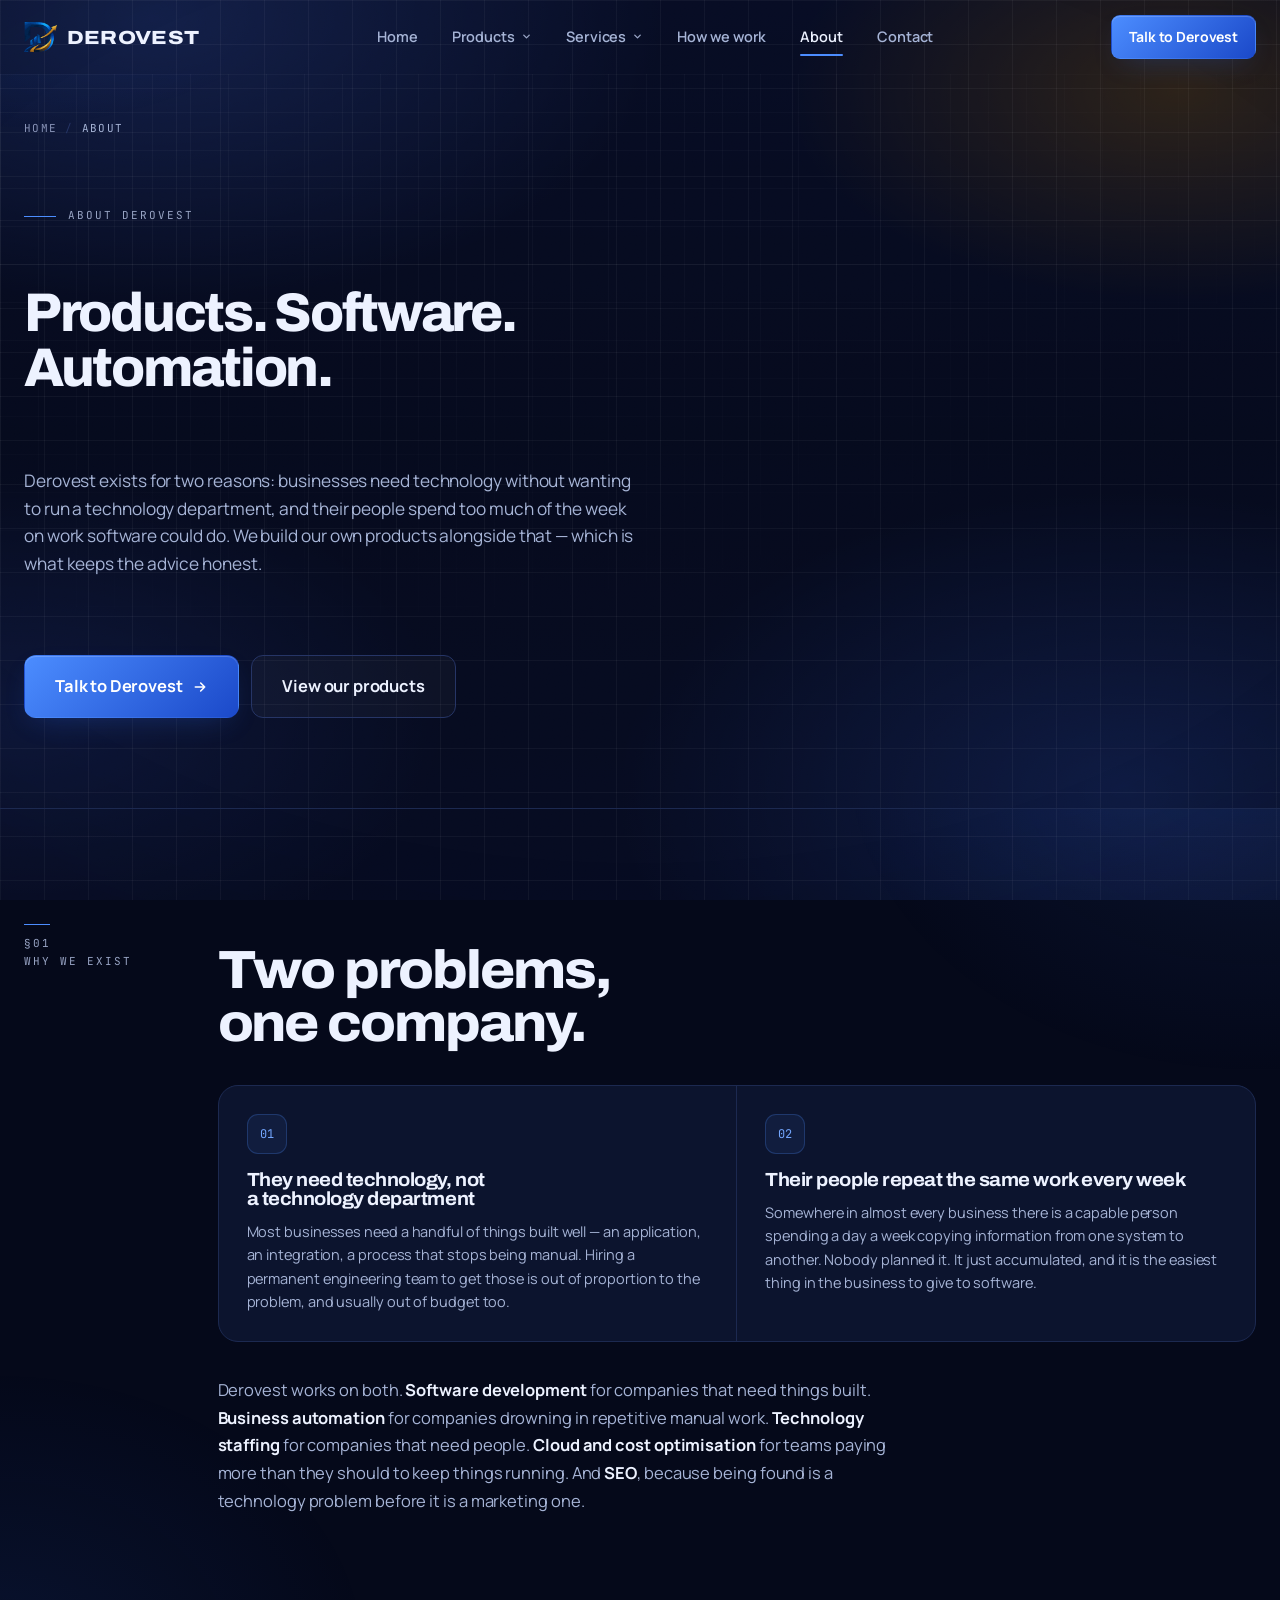
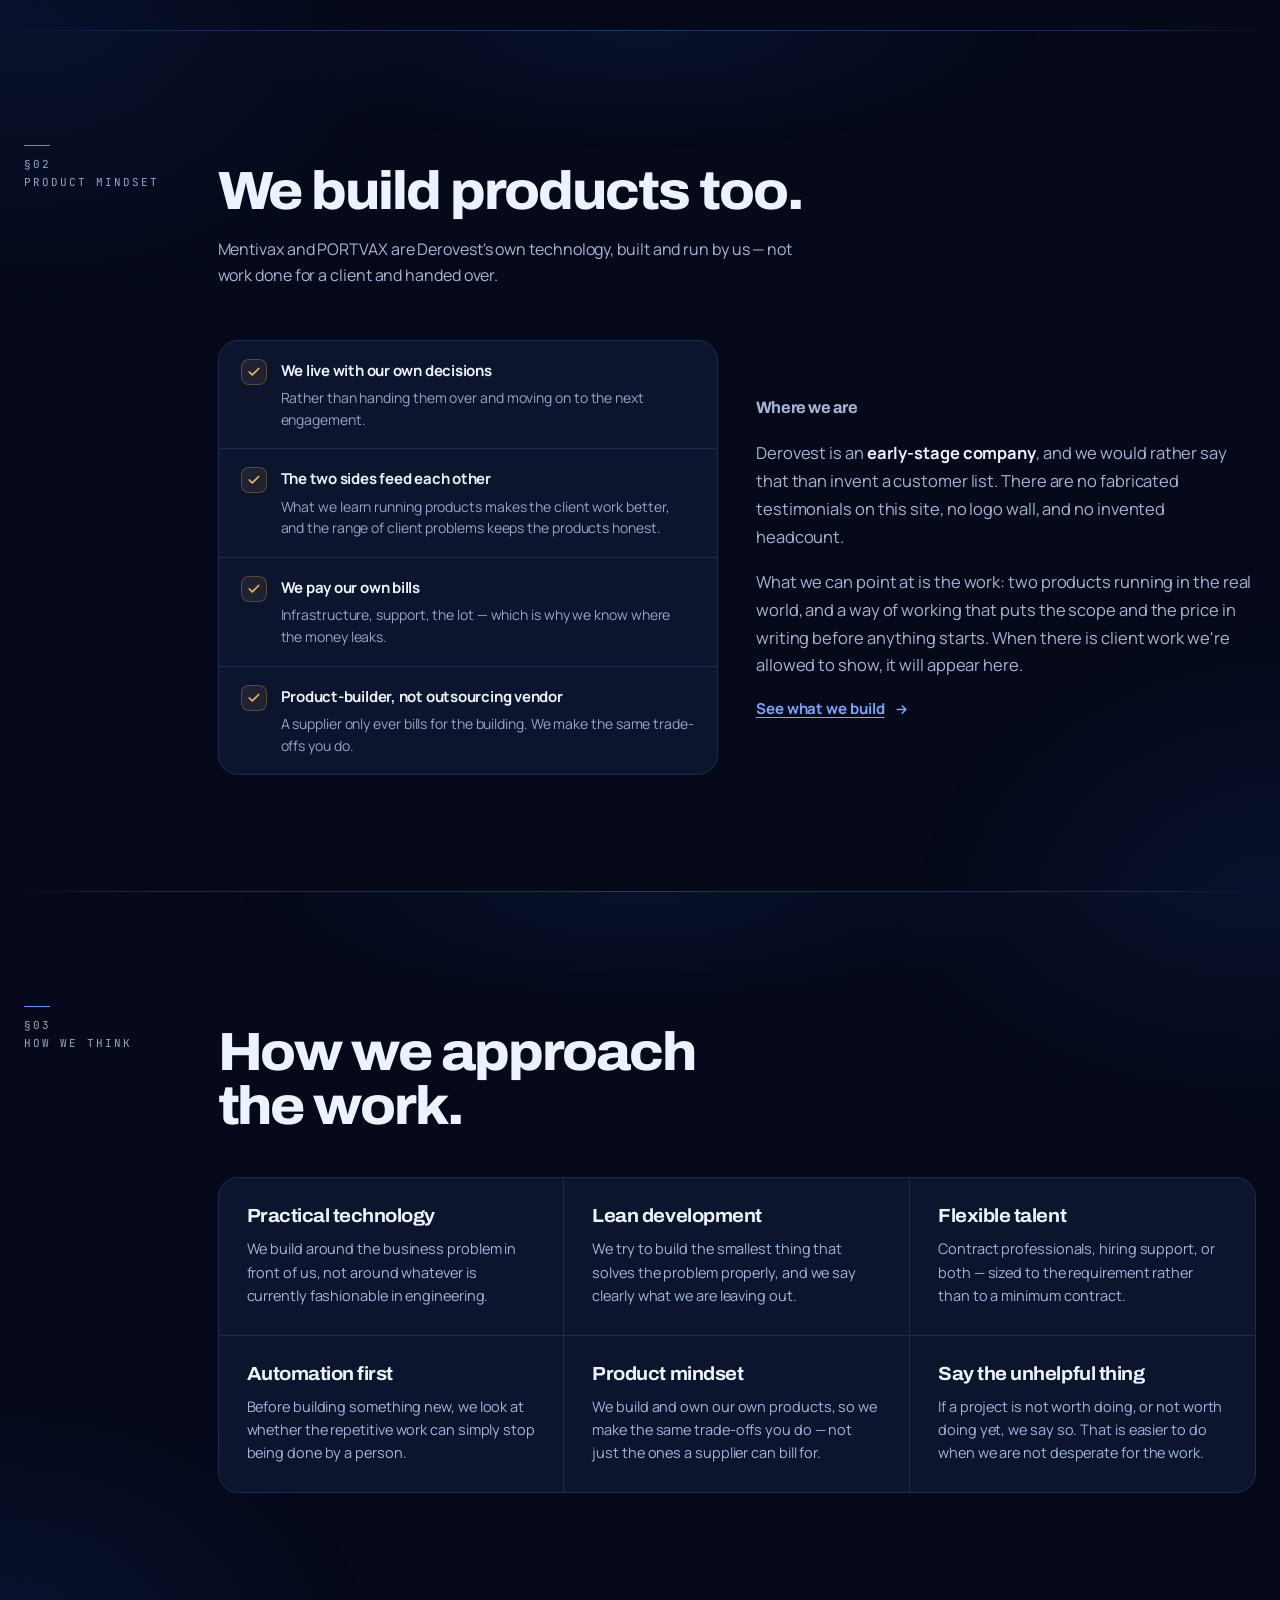
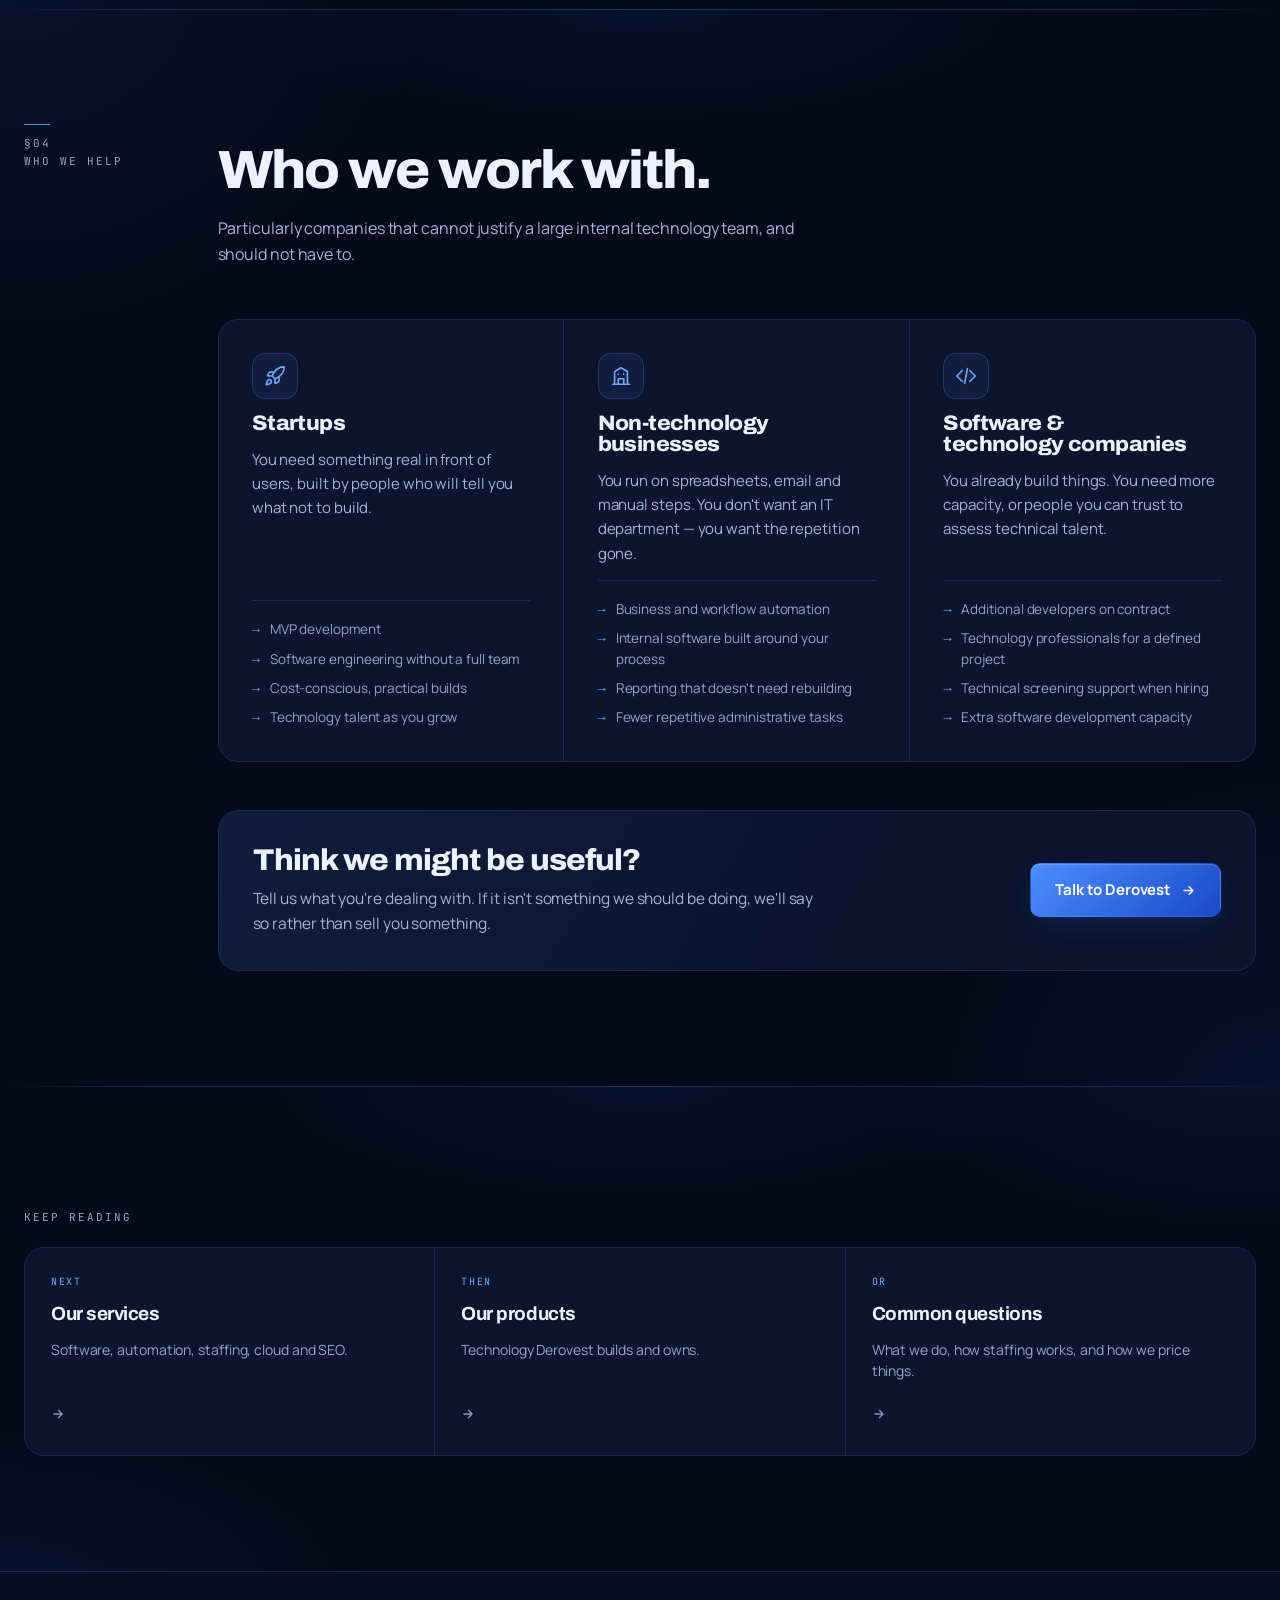
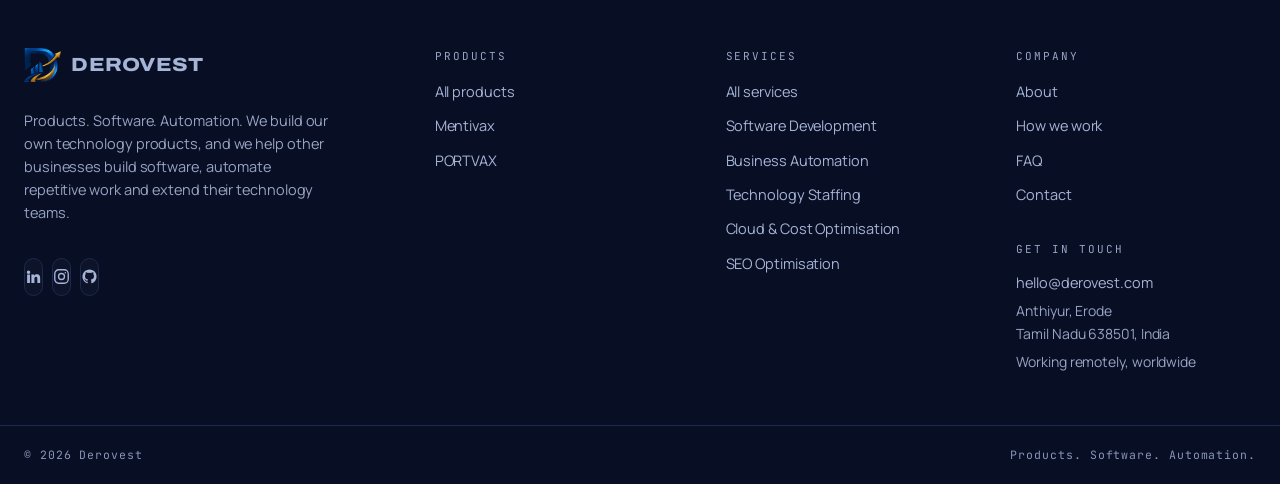
<file: about.html>
<!doctype html>
<html lang="en">
<head>
<meta charset="utf-8">
<meta name="viewport" content="width=device-width, initial-scale=1">
<title>About Derovest — Building Technology, Delivering Solutions</title>
<meta name="description" content="Derovest is built around two things: making useful technology products, and helping other businesses use technology through software, staffing and automation.">
<link rel="canonical" href="https://www.derovest.com/about">
<meta name="robots" content="index, follow, max-image-preview:large, max-snippet:-1, max-video-preview:-1">
<link rel="alternate" hreflang="en" href="https://www.derovest.com/about">
<link rel="alternate" hreflang="x-default" href="https://www.derovest.com/about">
<meta name="author" content="Derovest">

<meta property="og:type" content="website">
<meta property="og:site_name" content="Derovest">
<meta property="og:locale" content="en_GB">
<meta property="og:title" content="About Derovest — building technology, delivering solutions">
<meta property="og:description" content="Two things: we build our own technology products, and we help other businesses use technology properly.">
<meta property="og:url" content="https://www.derovest.com/about">
<meta property="og:image" content="https://www.derovest.com/og.png">
<meta property="og:image:width" content="1200">
<meta property="og:image:height" content="630">
<meta property="og:image:type" content="image/png">
<meta property="og:image:alt" content="Derovest — technology products, software solutions, business automation.">
<meta name="twitter:card" content="summary_large_image">
<meta name="twitter:title" content="About Derovest — building technology, delivering solutions">
<meta name="twitter:description" content="Two things: we build our own technology products, and we help other businesses use technology properly.">
<meta name="twitter:image" content="https://www.derovest.com/og.png">
<meta name="twitter:image:alt" content="Derovest — technology products, software solutions, business automation.">

<link rel="icon" href="/favicon.ico" sizes="16x16 32x32 48x48">
<link rel="icon" href="/favicon-96.png" type="image/png" sizes="96x96">
<link rel="apple-touch-icon" href="/apple-touch-icon.png">
<link rel="manifest" href="/site.webmanifest">
<meta name="theme-color" content="#05091A">
<meta name="color-scheme" content="dark">

<link rel="preload" as="font" type="font/woff2" href="/assets/fonts/archivo.woff2?v=de2f1fe817" crossorigin>
<link rel="preload" as="font" type="font/woff2" href="/assets/fonts/manrope.woff2?v=938c6e8019" crossorigin>
<link rel="stylesheet" href="/assets/style.css?v=26705de4d4">
<noscript><style>.rv,[data-stagger]>*,.auto-task,.auto-pipe .pstep{opacity:1;transform:none}.spine .tick,.timeline::before{transform:scaleX(1)}.dg-bar{transform:scaleY(1)}.mock .equity{stroke-dashoffset:0}.mock .equity-fill{opacity:1}.switch-panels{display:block}.switch-panel{opacity:1;visibility:visible;transform:none;border-bottom:1px solid var(--line)}.switch-list{display:none}</style></noscript>
<script src="/assets/site.js?v=5abf54484c" defer></script>

<script type="application/ld+json">
{
  "@context": "https://schema.org",
  "@graph": [
    {
      "@type": "Organization",
      "@id": "https://www.derovest.com/#organization",
      "name": "Derovest",
      "sameAs": [
        "https://www.linkedin.com/company/derovest",
        "https://www.instagram.com/derovest.in",
        "https://github.com/derovest",
        "https://www.crunchbase.com/organization/derovest"
      ],
      "address": {
        "@type": "PostalAddress",
        "streetAddress": "Anthiyur Colony",
        "addressLocality": "Anthiyur, Erode",
        "addressRegion": "Tamil Nadu",
        "postalCode": "638501",
        "addressCountry": "IN"
      },
      "brand": [
        {
          "@type": "Brand",
          "name": "Mentivax",
          "sameAs": "https://www.mentivax.com"
        },
        {
          "@type": "Brand",
          "name": "PORTVAX"
        }
      ],
      "url": "https://www.derovest.com/",
      "logo": {
        "@type": "ImageObject",
        "@id": "https://www.derovest.com/#logo",
        "url": "https://www.derovest.com/icon-512.png",
        "width": 512,
        "height": 512,
        "caption": "Derovest"
      },
      "image": "https://www.derovest.com/og.png",
      "description": "Derovest is a technology company. We build our own products — Mentivax and PORTVAX — and provide technology services: software development, technology staffing, and business automation.",
      "slogan": "Building technology. Delivering solutions.",
      "email": "hello@derovest.com",
      "telephone": "+91-63816-41340",
      "areaServed": {
        "@type": "Place",
        "name": "Worldwide"
      },
      "contactPoint": [
        {
          "@type": "ContactPoint",
          "contactType": "sales",
          "email": "hello@derovest.com",
          "telephone": "+91-63816-41340",
          "availableLanguage": [
            "en"
          ],
          "areaServed": "Worldwide",
          "url": "https://www.derovest.com/contact"
        }
      ],
      "knowsAbout": [
        "Mentivax",
        "PORTVAX",
        "Software development",
        "Custom software development",
        "MVP development",
        "Technology staffing",
        "Contract staffing",
        "Technical screening",
        "Business process automation",
        "Workflow automation",
        "Product development"
      ],
      "makesOffer": [
        {
          "@type": "Offer",
          "url": "https://www.derovest.com/services/software-development",
          "itemOffered": {
            "@type": "Service",
            "@id": "https://www.derovest.com/services/software-development#service",
            "name": "Software Development",
            "description": "Build what you need without building a large development team from scratch."
          }
        },
        {
          "@type": "Offer",
          "url": "https://www.derovest.com/services/technology-staffing",
          "itemOffered": {
            "@type": "Service",
            "@id": "https://www.derovest.com/services/technology-staffing#service",
            "name": "Technology Staffing",
            "description": "Technology talent through contract and hiring models, screened by people who can read code."
          }
        },
        {
          "@type": "Offer",
          "url": "https://www.derovest.com/services/business-automation",
          "itemOffered": {
            "@type": "Service",
            "@id": "https://www.derovest.com/services/business-automation#service",
            "name": "Business Automation",
            "description": "If your team repeatedly does the same manual task, we can look at whether technology can do it instead."
          }
        },
        {
          "@type": "Offer",
          "url": "https://www.derovest.com/services/seo",
          "itemOffered": {
            "@type": "Service",
            "@id": "https://www.derovest.com/services/seo#service",
            "name": "SEO Optimisation",
            "description": "Get found for what you actually sell, and know which pages are doing the work."
          }
        },
        {
          "@type": "Offer",
          "url": "https://www.derovest.com/services/server-cost-reduction",
          "itemOffered": {
            "@type": "Service",
            "@id": "https://www.derovest.com/services/server-cost-reduction#service",
            "name": "Server Cost Reduction",
            "description": "Cut what your infrastructure costs, with changes staged so your service stays up."
          }
        }
      ]
    },
    {
      "@type": "WebSite",
      "@id": "https://www.derovest.com/#website",
      "url": "https://www.derovest.com/",
      "name": "Derovest",
      "description": "Technology products, software development, technology staffing and business automation.",
      "publisher": {
        "@id": "https://www.derovest.com/#organization"
      },
      "inLanguage": "en"
    },
    {
      "@type": "WebPage",
      "@id": "https://www.derovest.com/about#webpage",
      "url": "https://www.derovest.com/about",
      "name": "About Derovest — Building Technology, Delivering Solutions",
      "description": "Derovest is built around two things: making useful technology products, and helping other businesses use technology through software, staffing and automation.",
      "isPartOf": {
        "@id": "https://www.derovest.com/#website"
      },
      "about": {
        "@id": "https://www.derovest.com/#organization"
      },
      "breadcrumb": {
        "@id": "https://www.derovest.com/about#breadcrumb"
      },
      "inLanguage": "en"
    },
    {
      "@type": "BreadcrumbList",
      "@id": "https://www.derovest.com/about#breadcrumb",
      "itemListElement": [
        {
          "@type": "ListItem",
          "position": 1,
          "name": "Home",
          "item": "https://www.derovest.com/"
        },
        {
          "@type": "ListItem",
          "position": 2,
          "name": "About",
          "item": "https://www.derovest.com/about"
        }
      ]
    }
  ]
}
</script>
</head>
<body>
<a class="skip" href="#main">Skip to content</a>
<header class="nav" id="nav">
  <div class="wrap nav-in">
    <a class="brand" href="/" aria-label="Derovest — home"><img class="mark" src="/assets/logo.png" alt="" width="208" height="190" fetchpriority="high" decoding="async"><b>DEROVEST</b></a>
    <nav class="nav-links" id="nav-links" aria-label="Primary">
      <a href="/" data-nav="/">Home</a>
      <div class="nav-item">
        <a href="/products" data-nav="/products">Products <svg width="11" height="11" viewBox="0 0 24 24" fill="none" stroke="currentColor" stroke-width="3" stroke-linecap="round" stroke-linejoin="round" aria-hidden="true"><path d="m6 9 6 6 6-6"/></svg></a>
        <div class="mega">
          <div class="mega-grid mega-2">
            <a class="mega-link" href="/products/mentivax"><span class="ic">M</span><span class="txt"><b>Mentivax</b><span>School management and growth platform. Less paperwork, more teaching.</span></span></a>
            <a class="mega-link is-gold" href="/products/portvax"><span class="ic">P</span><span class="txt"><b>PORTVAX<span class="soon">Upcoming</span></b><span>Build, backtest and automate trading strategies — without writing code. In beta.</span></span></a>
          </div>
          <div class="mega-foot">
            <p>Two products Derovest builds, owns and runs itself.</p>
            <a class="more" href="/products">All products <svg width="14" height="14" viewBox="0 0 24 24" fill="none" stroke="currentColor" stroke-width="2.5" stroke-linecap="round" stroke-linejoin="round" aria-hidden="true"><path d="M5 12h14M13 6l6 6-6 6"/></svg></a>
          </div>
        </div>
      </div>
      <div class="nav-item">
        <a href="/services" data-nav="/services">Services <svg width="11" height="11" viewBox="0 0 24 24" fill="none" stroke="currentColor" stroke-width="3" stroke-linecap="round" stroke-linejoin="round" aria-hidden="true"><path d="m6 9 6 6 6-6"/></svg></a>
        <div class="mega">
          <div class="mega-grid mega-2">
            <a class="mega-link" href="/services/software-development"><span class="ic">01</span><span class="txt"><b>Software Development</b><span>Web apps, SaaS, mobile, APIs and MVPs — without building a team first.</span></span></a>
            <a class="mega-link" href="/services/business-automation"><span class="ic">02</span><span class="txt"><b>Business Automation</b><span>Stop paying people to repeat the same task every week.</span></span></a>
            <a class="mega-link" href="/services/technology-staffing"><span class="ic">03</span><span class="txt"><b>Technology Staffing</b><span>Contract professionals and hiring support, screened by engineers.</span></span></a>
            <a class="mega-link" href="/services/server-cost-reduction"><span class="ic">04</span><span class="txt"><b>Cloud &amp; Cost Optimisation</b><span>Spend less keeping your software running, with nothing going dark.</span></span></a>
            <a class="mega-link" href="/services/seo"><span class="ic">05</span><span class="txt"><b>SEO Optimisation</b><span>Get found for what you actually sell.</span></span></a>
            <a class="mega-link is-gold" href="/services#how-we-work"><span class="ic">→</span><span class="txt"><b>How we work</b><span>Four steps, written scope, transparent pricing, clean handover.</span></span></a>
          </div>
          <div class="mega-foot">
            <p>Not sure which one you need? Describe the problem, not the solution.</p>
            <a class="more" href="/contact">Talk to Derovest <svg width="14" height="14" viewBox="0 0 24 24" fill="none" stroke="currentColor" stroke-width="2.5" stroke-linecap="round" stroke-linejoin="round" aria-hidden="true"><path d="M5 12h14M13 6l6 6-6 6"/></svg></a>
          </div>
        </div>
      </div>
      <a href="/services#how-we-work" data-nav="/how">How we work</a>
      <a href="/about" data-nav="/about" aria-current="page">About</a>
      <a href="/contact" data-nav="/contact">Contact</a>
      <div class="nav-mob-cta">
        <a class="btn btn-primary" href="/contact">Talk to Derovest <svg width="15" height="15" viewBox="0 0 24 24" fill="none" stroke="currentColor" stroke-width="2.4" stroke-linecap="round" stroke-linejoin="round" aria-hidden="true"><path d="M5 12h14M13 6l6 6-6 6"/></svg></a>
      </div>
      <div class="nav-mob-meta">
        <a href="/faq">FAQ</a>
        <a href="https://www.linkedin.com/company/derovest" rel="me noopener" target="_blank">LinkedIn</a>
        <a href="https://www.instagram.com/derovest.in" rel="me noopener" target="_blank">Instagram</a>
        <a href="https://github.com/derovest" rel="me noopener" target="_blank">GitHub</a>
      </div>
    </nav>
    <a class="btn btn-primary btn-sm nav-cta" href="/contact">Talk to Derovest</a>
    <button class="nav-toggle" id="nav-toggle" type="button" aria-label="Open menu" aria-expanded="false" aria-controls="nav-links">
      <svg class="bars" width="18" height="18" viewBox="0 0 24 24" fill="none" stroke="currentColor" stroke-width="2.2" stroke-linecap="round" aria-hidden="true"><path d="M3 6h18M3 12h18M3 18h18"/></svg>
      <svg class="ex" width="18" height="18" viewBox="0 0 24 24" fill="none" stroke="currentColor" stroke-width="2.2" stroke-linecap="round" aria-hidden="true"><path d="M18 6 6 18M6 6l12 12"/></svg>
    </button>
  </div>
</header>
<main id="main">

<section class="page-hero">
  <div class="wrap page-hero-in solo">
    <nav class="crumbs" aria-label="Breadcrumb">
      <ol>
        <li><a href="/">Home</a></li>
        <li><span aria-current="page">About</span></li>
      </ol>
    </nav>
    <div class="eyebrow" style="margin:26px 0 -6px"><span class="bar"></span><span class="code-label">About Derovest</span></div>
    <h1>Products. Software.<br>Automation.</h1>
    <p class="lede">Derovest exists for two reasons: businesses need technology without wanting to run a technology department, and their people spend too much of the week on work software could do. We build our own products alongside that — which is what keeps the advice honest.</p>
    <div class="cta-row">
      <a class="btn btn-primary btn-lg magnetic" href="/contact">Talk to Derovest <svg width="16" height="16" viewBox="0 0 24 24" fill="none" stroke="currentColor" stroke-width="2.4" stroke-linecap="round" stroke-linejoin="round" aria-hidden="true"><path d="M5 12h14M13 6l6 6-6 6"/></svg></a>
      <a class="btn btn-ghost btn-lg" href="/products">View our products</a>
    </div>
  </div>
</section>

<section class="band">
  <div class="wrap spine">
    <div class="gutter-col"><div class="stick"><span class="tick"></span><span class="code-label">§01<br>Why we exist</span></div></div>
    <div>
      <div class="band-head">
        <h2 class="rv">Two problems,<br>one company.</h2>
      </div>
      <div class="cards two rv" data-stagger style="margin-top:34px">
        <div class="card">
          <span class="ic"><span class="mono" style="font-size:12px">01</span></span>
          <h3>They need technology, not a technology department</h3>
          <p>Most businesses need a handful of things built well — an application, an integration, a process that stops being manual. Hiring a permanent engineering team to get those is out of proportion to the problem, and usually out of budget too.</p>
        </div>
        <div class="card">
          <span class="ic"><span class="mono" style="font-size:12px">02</span></span>
          <h3>Their people repeat the same work every week</h3>
          <p>Somewhere in almost every business there is a capable person spending a day a week copying information from one system to another. Nobody planned it. It just accumulated, and it is the easiest thing in the business to give to software.</p>
        </div>
      </div>
      <div class="prose rv" style="margin-top:34px">
        <p>Derovest works on both. <b>Software development</b> for companies that need things built. <b>Business automation</b> for companies drowning in repetitive manual work. <b>Technology staffing</b> for companies that need people. <b>Cloud and cost optimisation</b> for teams paying more than they should to keep things running. And <b>SEO</b>, because being found is a technology problem before it is a marketing one.</p>
      </div>
    </div>
  </div>
</section>

<section class="band rule">
  <div class="wrap spine">
    <div class="gutter-col"><div class="stick"><span class="tick"></span><span class="code-label">§02<br>Product mindset</span></div></div>
    <div>
      <div class="band-head">
        <h2 class="rv">We build products too.</h2>
        <p class="sec-lede rv">Mentivax and PORTVAX are Derovest's own technology, built and run by us — not work done for a client and handed over.</p>
      </div>
      <div class="cred">
        <ul class="cred-list rv" data-stagger>
          <li><span class="ic"><svg width="14" height="14" viewBox="0 0 24 24" fill="none" stroke="currentColor" stroke-width="3" stroke-linecap="round" stroke-linejoin="round" aria-hidden="true"><path d="M20 6 9 17l-5-5"/></svg></span><span class="txt"><b>We live with our own decisions</b><span>Rather than handing them over and moving on to the next engagement.</span></span></li>
          <li><span class="ic"><svg width="14" height="14" viewBox="0 0 24 24" fill="none" stroke="currentColor" stroke-width="3" stroke-linecap="round" stroke-linejoin="round" aria-hidden="true"><path d="M20 6 9 17l-5-5"/></svg></span><span class="txt"><b>The two sides feed each other</b><span>What we learn running products makes the client work better, and the range of client problems keeps the products honest.</span></span></li>
          <li><span class="ic"><svg width="14" height="14" viewBox="0 0 24 24" fill="none" stroke="currentColor" stroke-width="3" stroke-linecap="round" stroke-linejoin="round" aria-hidden="true"><path d="M20 6 9 17l-5-5"/></svg></span><span class="txt"><b>We pay our own bills</b><span>Infrastructure, support, the lot — which is why we know where the money leaks.</span></span></li>
          <li><span class="ic"><svg width="14" height="14" viewBox="0 0 24 24" fill="none" stroke="currentColor" stroke-width="3" stroke-linecap="round" stroke-linejoin="round" aria-hidden="true"><path d="M20 6 9 17l-5-5"/></svg></span><span class="txt"><b>Product-builder, not outsourcing vendor</b><span>A supplier only ever bills for the building. We make the same trade-offs you do.</span></span></li>
        </ul>
        <div class="prose rv">
          <p class="h3">Where we are</p>
          <p>Derovest is an <b>early-stage company</b>, and we would rather say that than invent a customer list. There are no fabricated testimonials on this site, no logo wall, and no invented headcount.</p>
          <p>What we can point at is the work: two products running in the real world, and a way of working that puts the scope and the price in writing before anything starts. When there is client work we're allowed to show, it will appear here.</p>
          <a class="more" href="/products">See what we build <svg width="15" height="15" viewBox="0 0 24 24" fill="none" stroke="currentColor" stroke-width="2.4" stroke-linecap="round" stroke-linejoin="round" aria-hidden="true"><path d="M5 12h14M13 6l6 6-6 6"/></svg></a>
        </div>
      </div>
    </div>
  </div>
</section>

<section class="band rule">
  <div class="wrap spine">
    <div class="gutter-col"><div class="stick"><span class="tick"></span><span class="code-label">§03<br>How we think</span></div></div>
    <div>
      <div class="band-head">
        <h2 class="rv">How we approach the work.</h2>
      </div>
      <div class="cards rv" data-stagger>
        <div class="card"><h3>Practical technology</h3><p>We build around the business problem in front of us, not around whatever is currently fashionable in engineering.</p></div>
        <div class="card"><h3>Lean development</h3><p>We try to build the smallest thing that solves the problem properly, and we say clearly what we are leaving out.</p></div>
        <div class="card"><h3>Flexible talent</h3><p>Contract professionals, hiring support, or both — sized to the requirement rather than to a minimum contract.</p></div>
        <div class="card"><h3>Automation first</h3><p>Before building something new, we look at whether the repetitive work can simply stop being done by a person.</p></div>
        <div class="card"><h3>Product mindset</h3><p>We build and own our own products, so we make the same trade-offs you do — not just the ones a supplier can bill for.</p></div>
        <div class="card"><h3>Say the unhelpful thing</h3><p>If a project is not worth doing, or not worth doing yet, we say so. That is easier to do when we are not desperate for the work.</p></div>
      </div>
    </div>
  </div>
</section>

<section class="band rule">
  <div class="wrap spine">
    <div class="gutter-col"><div class="stick"><span class="tick"></span><span class="code-label">§04<br>Who we help</span></div></div>
    <div>
      <div class="band-head">
        <h2 class="rv">Who we work with.</h2>
        <p class="sec-lede rv">Particularly companies that cannot justify a large internal technology team, and should not have to.</p>
      </div>
      <div class="aud rv" data-stagger>
        <div class="aud-card">
          <span class="ic"><svg width="22" height="22" viewBox="0 0 24 24" fill="none" stroke="currentColor" stroke-width="1.8" stroke-linecap="round" stroke-linejoin="round" aria-hidden="true"><path d="M4.5 16.5c-1.5 1.26-2 5-2 5s3.74-.5 5-2c.71-.84.7-2.13-.09-2.91a2.18 2.18 0 0 0-2.91 0z"/><path d="M12 15l-3-3a22 22 0 0 1 2-3.95A12.88 12.88 0 0 1 22 2c0 2.72-.78 7.5-6 11a22.35 22.35 0 0 1-4 2z"/><path d="M9 12H4s.55-3.03 2-4c1.62-1.08 5 0 5 0"/><path d="M12 15v5s3.03-.55 4-2c1.08-1.62 0-5 0-5"/></svg></span>
          <h3>Startups</h3>
          <p>You need something real in front of users, built by people who will tell you what not to build.</p>
          <ul><li>MVP development</li><li>Software engineering without a full team</li><li>Cost-conscious, practical builds</li><li>Technology talent as you grow</li></ul>
        </div>
        <div class="aud-card">
          <span class="ic"><svg width="22" height="22" viewBox="0 0 24 24" fill="none" stroke="currentColor" stroke-width="1.8" stroke-linecap="round" stroke-linejoin="round" aria-hidden="true"><path d="M3 21h18"/><path d="M5 21V7l7-4 7 4v14"/><path d="M9 21v-6h6v6"/><path d="M9 10h.01M15 10h.01"/></svg></span>
          <h3>Non-technology businesses</h3>
          <p>You run on spreadsheets, email and manual steps. You don't want an IT department — you want the repetition gone.</p>
          <ul><li>Business and workflow automation</li><li>Internal software built around your process</li><li>Reporting that doesn't need rebuilding</li><li>Fewer repetitive administrative tasks</li></ul>
        </div>
        <div class="aud-card">
          <span class="ic"><svg width="22" height="22" viewBox="0 0 24 24" fill="none" stroke="currentColor" stroke-width="1.8" stroke-linecap="round" stroke-linejoin="round" aria-hidden="true"><path d="M16 18l6-6-6-6"/><path d="M8 6l-6 6 6 6"/><path d="M13.5 4l-3 16"/></svg></span>
          <h3>Software &amp; technology companies</h3>
          <p>You already build things. You need more capacity, or people you can trust to assess technical talent.</p>
          <ul><li>Additional developers on contract</li><li>Technology professionals for a defined project</li><li>Technical screening support when hiring</li><li>Extra software development capacity</li></ul>
        </div>
      </div>

      <div class="close-cta rv">
        <div>
          <h2>Think we might be useful?</h2>
          <p>Tell us what you're dealing with. If it isn't something we should be doing, we'll say so rather than sell you something.</p>
        </div>
        <a class="btn btn-primary magnetic" href="/contact">Talk to Derovest <svg width="15" height="15" viewBox="0 0 24 24" fill="none" stroke="currentColor" stroke-width="2.4" stroke-linecap="round" stroke-linejoin="round" aria-hidden="true"><path d="M5 12h14M13 6l6 6-6 6"/></svg></a>
      </div>
    </div>
  </div>
</section>

<section class="band rule">
  <div class="wrap">
    <span class="code-label">Keep reading</span>
    <div class="next rv" style="margin-top:18px">
      <a href="/services"><span class="k">Next</span><b>Our services</b><p>Software, automation, staffing, cloud and SEO.</p><span class="arw"><svg width="14" height="14" viewBox="0 0 24 24" fill="none" stroke="currentColor" stroke-width="2.4" stroke-linecap="round" stroke-linejoin="round" aria-hidden="true"><path d="M5 12h14M13 6l6 6-6 6"/></svg></span></a>
      <a href="/products"><span class="k">Then</span><b>Our products</b><p>Technology Derovest builds and owns.</p><span class="arw"><svg width="14" height="14" viewBox="0 0 24 24" fill="none" stroke="currentColor" stroke-width="2.4" stroke-linecap="round" stroke-linejoin="round" aria-hidden="true"><path d="M5 12h14M13 6l6 6-6 6"/></svg></span></a>
      <a href="/faq"><span class="k">Or</span><b>Common questions</b><p>What we do, how staffing works, and how we price things.</p><span class="arw"><svg width="14" height="14" viewBox="0 0 24 24" fill="none" stroke="currentColor" stroke-width="2.4" stroke-linecap="round" stroke-linejoin="round" aria-hidden="true"><path d="M5 12h14M13 6l6 6-6 6"/></svg></span></a>
    </div>
  </div>
</section>

</main>
<footer class="foot">
  <div class="wrap foot-in">
    <div class="foot-col foot-brand">
      <a class="brand" href="/" aria-label="Derovest — home"><img class="mark" src="/assets/logo.png" alt="" width="208" height="190" loading="lazy" decoding="async"><b>DEROVEST</b></a>
      <p>Products. Software. Automation. We build our own technology products, and we help other businesses build software, automate repetitive work and extend their technology teams.</p>
      <div class="foot-social">
        <a href="https://www.linkedin.com/company/derovest" rel="me noopener" target="_blank" aria-label="Derovest on LinkedIn" title="LinkedIn"><svg width="17" height="17" viewBox="0 0 24 24" fill="currentColor" aria-hidden="true"><path d="M4.98 3.5a2.5 2.5 0 1 1 0 5 2.5 2.5 0 0 1 0-5zM3 9h4v12H3zM9 9h3.8v1.7h.05c.53-.95 1.83-1.95 3.77-1.95 4.03 0 4.78 2.5 4.78 5.75V21h-4v-5.6c0-1.34-.03-3.07-1.9-3.07-1.9 0-2.2 1.46-2.2 2.97V21H9z"/></svg></a>
        <a href="https://www.instagram.com/derovest.in" rel="me noopener" target="_blank" aria-label="Derovest on Instagram" title="Instagram"><svg width="17" height="17" viewBox="0 0 24 24" fill="none" stroke="currentColor" stroke-width="1.9" aria-hidden="true"><rect x="2.5" y="2.5" width="19" height="19" rx="5.5"/><circle cx="12" cy="12" r="4.2"/><circle cx="17.4" cy="6.6" r="1.1" fill="currentColor" stroke="none"/></svg></a>
        <a href="https://github.com/derovest" rel="me noopener" target="_blank" aria-label="Derovest on GitHub" title="GitHub"><svg width="17" height="17" viewBox="0 0 24 24" fill="currentColor" aria-hidden="true"><path d="M12 2a10 10 0 0 0-3.16 19.49c.5.09.68-.22.68-.48l-.01-1.7c-2.78.6-3.37-1.34-3.37-1.34-.45-1.16-1.11-1.47-1.11-1.47-.91-.62.07-.61.07-.61 1 .07 1.53 1.03 1.53 1.03.9 1.53 2.36 1.09 2.94.83.09-.65.35-1.09.63-1.34-2.22-.25-4.55-1.11-4.55-4.94 0-1.09.39-1.98 1.03-2.68-.1-.25-.45-1.27.1-2.64 0 0 .84-.27 2.75 1.02a9.5 9.5 0 0 1 5 0c1.91-1.29 2.75-1.02 2.75-1.02.55 1.37.2 2.39.1 2.64.64.7 1.03 1.59 1.03 2.68 0 3.84-2.34 4.68-4.57 4.93.36.31.68.92.68 1.85l-.01 2.75c0 .27.18.58.69.48A10 10 0 0 0 12 2z"/></svg></a>
      </div>
    </div>
    <nav class="foot-col" aria-label="Products">
      <span class="code-label">Products</span>
      <a href="/products">All products</a>
      <a href="/products/mentivax">Mentivax</a>
      <a href="/products/portvax">PORTVAX</a>
    </nav>
    <nav class="foot-col" aria-label="Services">
      <span class="code-label">Services</span>
      <a href="/services">All services</a>
      <a href="/services/software-development">Software Development</a>
      <a href="/services/business-automation">Business Automation</a>
      <a href="/services/technology-staffing">Technology Staffing</a>
      <a href="/services/server-cost-reduction">Cloud &amp; Cost Optimisation</a>
      <a href="/services/seo">SEO Optimisation</a>
    </nav>
    <div class="foot-col">
      <span class="code-label">Company</span>
      <a href="/about">About</a>
      <a href="/services#how-we-work">How we work</a>
      <a href="/faq">FAQ</a>
      <a href="/contact">Contact</a>
      <div class="foot-contact">
        <span class="code-label" style="margin-bottom:6px">Get in touch</span>
        <a href="/contact">hello@derovest.com</a>
        <span>Anthiyur, Erode<br>Tamil Nadu 638501, India</span>
        <span>Working remotely, worldwide</span>
      </div>
    </div>
  </div>
  <div class="wrap foot-bottom">
    <span>© <span id="year">2026</span> Derovest</span>
    <span class="sep">Products. Software. Automation.</span>
  </div>
</footer>
</body>
</html>
</file>
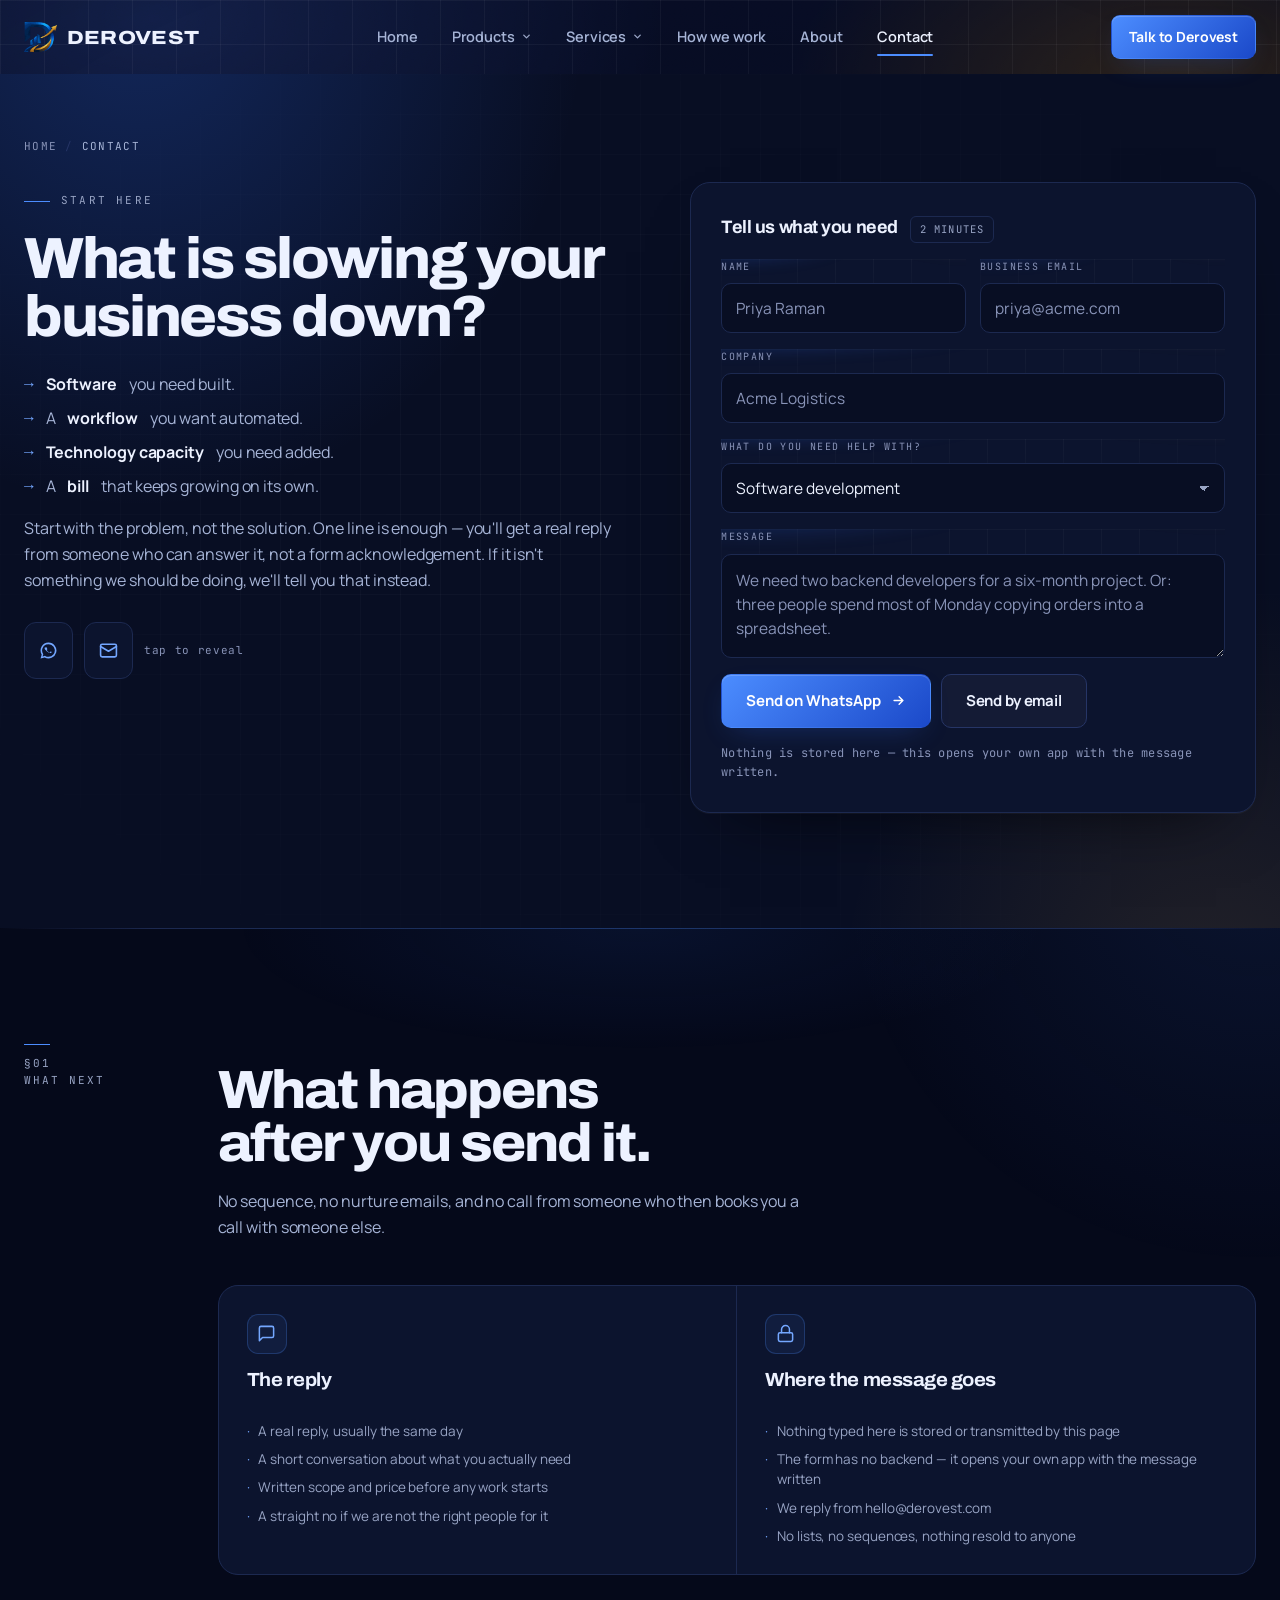
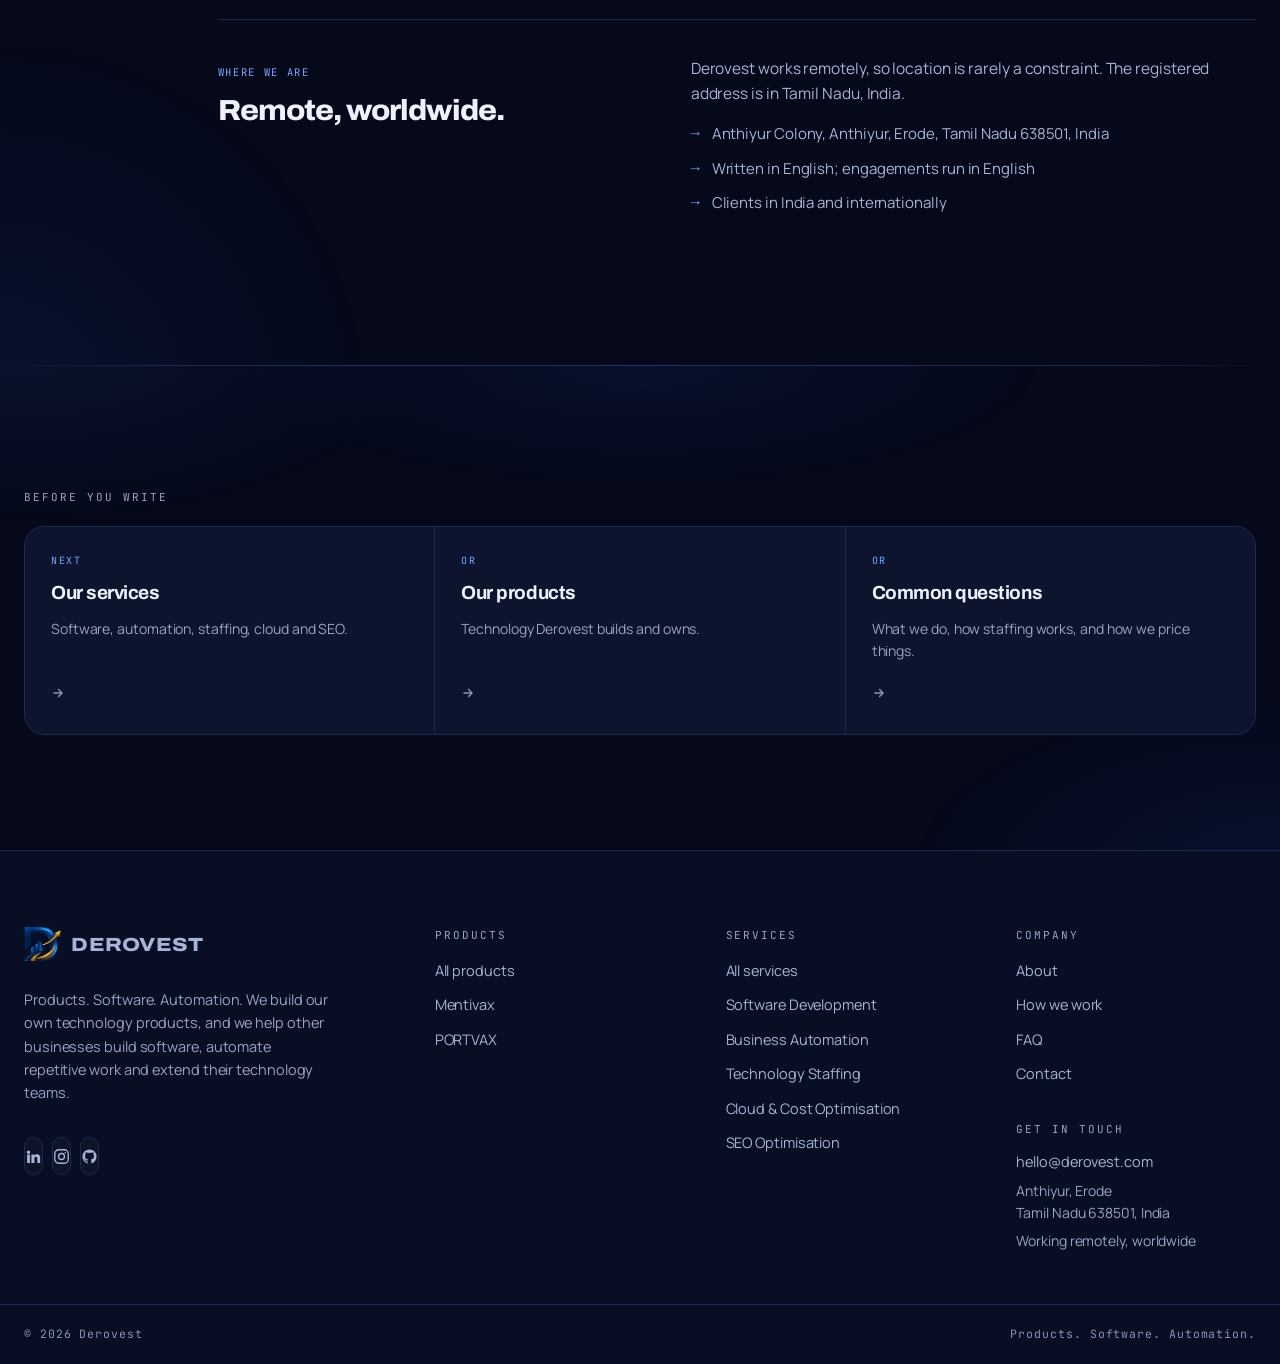
<file: contact.html>
<!doctype html>
<html lang="en">
<head>
<meta charset="utf-8">
<meta name="viewport" content="width=device-width, initial-scale=1">
<title>Talk to Derovest — Software, Staffing & Automation</title>
<meta name="description" content="Tell us what you need help with: software development, technology staffing, business automation, or our products. A real reply, usually the same day.">
<link rel="canonical" href="https://www.derovest.com/contact">
<meta name="robots" content="index, follow, max-image-preview:large, max-snippet:-1, max-video-preview:-1">
<link rel="alternate" hreflang="en" href="https://www.derovest.com/contact">
<link rel="alternate" hreflang="x-default" href="https://www.derovest.com/contact">
<meta name="author" content="Derovest">

<meta property="og:type" content="website">
<meta property="og:site_name" content="Derovest">
<meta property="og:locale" content="en_GB">
<meta property="og:title" content="Talk to Derovest">
<meta property="og:description" content="Software, technology people, or a repetitive process. One line is enough to start.">
<meta property="og:url" content="https://www.derovest.com/contact">
<meta property="og:image" content="https://www.derovest.com/og.png">
<meta property="og:image:width" content="1200">
<meta property="og:image:height" content="630">
<meta property="og:image:type" content="image/png">
<meta property="og:image:alt" content="Derovest — technology products, software solutions, business automation.">
<meta name="twitter:card" content="summary_large_image">
<meta name="twitter:title" content="Talk to Derovest">
<meta name="twitter:description" content="Software, technology people, or a repetitive process. One line is enough to start.">
<meta name="twitter:image" content="https://www.derovest.com/og.png">
<meta name="twitter:image:alt" content="Derovest — technology products, software solutions, business automation.">

<link rel="icon" href="/favicon.ico" sizes="16x16 32x32 48x48">
<link rel="icon" href="/favicon-96.png" type="image/png" sizes="96x96">
<link rel="apple-touch-icon" href="/apple-touch-icon.png">
<link rel="manifest" href="/site.webmanifest">
<meta name="theme-color" content="#05091A">
<meta name="color-scheme" content="dark">

<link rel="preload" as="font" type="font/woff2" href="/assets/fonts/archivo.woff2?v=de2f1fe817" crossorigin>
<link rel="preload" as="font" type="font/woff2" href="/assets/fonts/manrope.woff2?v=938c6e8019" crossorigin>
<link rel="stylesheet" href="/assets/style.css?v=26705de4d4">
<noscript><style>.rv,[data-stagger]>*,.auto-task,.auto-pipe .pstep{opacity:1;transform:none}.spine .tick,.timeline::before{transform:scaleX(1)}.dg-bar{transform:scaleY(1)}.mock .equity{stroke-dashoffset:0}.mock .equity-fill{opacity:1}.switch-panels{display:block}.switch-panel{opacity:1;visibility:visible;transform:none;border-bottom:1px solid var(--line)}.switch-list{display:none}</style></noscript>
<script src="/assets/site.js?v=5abf54484c" defer></script>

<script type="application/ld+json">
{
  "@context": "https://schema.org",
  "@graph": [
    {
      "@type": "Organization",
      "@id": "https://www.derovest.com/#organization",
      "name": "Derovest",
      "sameAs": [
        "https://www.linkedin.com/company/derovest",
        "https://www.instagram.com/derovest.in",
        "https://github.com/derovest",
        "https://www.crunchbase.com/organization/derovest"
      ],
      "address": {
        "@type": "PostalAddress",
        "streetAddress": "Anthiyur Colony",
        "addressLocality": "Anthiyur, Erode",
        "addressRegion": "Tamil Nadu",
        "postalCode": "638501",
        "addressCountry": "IN"
      },
      "brand": [
        {
          "@type": "Brand",
          "name": "Mentivax",
          "sameAs": "https://www.mentivax.com"
        },
        {
          "@type": "Brand",
          "name": "PORTVAX"
        }
      ],
      "url": "https://www.derovest.com/",
      "logo": {
        "@type": "ImageObject",
        "@id": "https://www.derovest.com/#logo",
        "url": "https://www.derovest.com/icon-512.png",
        "width": 512,
        "height": 512,
        "caption": "Derovest"
      },
      "image": "https://www.derovest.com/og.png",
      "description": "Derovest is a technology company. We build our own products — Mentivax and PORTVAX — and provide technology services: software development, technology staffing, and business automation.",
      "slogan": "Building technology. Delivering solutions.",
      "email": "hello@derovest.com",
      "telephone": "+91-63816-41340",
      "areaServed": {
        "@type": "Place",
        "name": "Worldwide"
      },
      "contactPoint": [
        {
          "@type": "ContactPoint",
          "contactType": "sales",
          "email": "hello@derovest.com",
          "telephone": "+91-63816-41340",
          "availableLanguage": [
            "en"
          ],
          "areaServed": "Worldwide",
          "url": "https://www.derovest.com/contact"
        }
      ],
      "knowsAbout": [
        "Mentivax",
        "PORTVAX",
        "Software development",
        "Custom software development",
        "MVP development",
        "Technology staffing",
        "Contract staffing",
        "Technical screening",
        "Business process automation",
        "Workflow automation",
        "Product development"
      ],
      "makesOffer": [
        {
          "@type": "Offer",
          "url": "https://www.derovest.com/services/software-development",
          "itemOffered": {
            "@type": "Service",
            "@id": "https://www.derovest.com/services/software-development#service",
            "name": "Software Development",
            "description": "Build what you need without building a large development team from scratch."
          }
        },
        {
          "@type": "Offer",
          "url": "https://www.derovest.com/services/technology-staffing",
          "itemOffered": {
            "@type": "Service",
            "@id": "https://www.derovest.com/services/technology-staffing#service",
            "name": "Technology Staffing",
            "description": "Technology talent through contract and hiring models, screened by people who can read code."
          }
        },
        {
          "@type": "Offer",
          "url": "https://www.derovest.com/services/business-automation",
          "itemOffered": {
            "@type": "Service",
            "@id": "https://www.derovest.com/services/business-automation#service",
            "name": "Business Automation",
            "description": "If your team repeatedly does the same manual task, we can look at whether technology can do it instead."
          }
        },
        {
          "@type": "Offer",
          "url": "https://www.derovest.com/services/seo",
          "itemOffered": {
            "@type": "Service",
            "@id": "https://www.derovest.com/services/seo#service",
            "name": "SEO Optimisation",
            "description": "Get found for what you actually sell, and know which pages are doing the work."
          }
        },
        {
          "@type": "Offer",
          "url": "https://www.derovest.com/services/server-cost-reduction",
          "itemOffered": {
            "@type": "Service",
            "@id": "https://www.derovest.com/services/server-cost-reduction#service",
            "name": "Server Cost Reduction",
            "description": "Cut what your infrastructure costs, with changes staged so your service stays up."
          }
        }
      ]
    },
    {
      "@type": "WebSite",
      "@id": "https://www.derovest.com/#website",
      "url": "https://www.derovest.com/",
      "name": "Derovest",
      "description": "Technology products, software development, technology staffing and business automation.",
      "publisher": {
        "@id": "https://www.derovest.com/#organization"
      },
      "inLanguage": "en"
    },
    {
      "@type": "ContactPage",
      "@id": "https://www.derovest.com/contact#webpage",
      "url": "https://www.derovest.com/contact",
      "name": "Talk to Derovest — Software, Staffing & Automation",
      "description": "Tell us what you need help with: software development, technology staffing, business automation, or our products. A real reply, usually the same day.",
      "isPartOf": {
        "@id": "https://www.derovest.com/#website"
      },
      "about": {
        "@id": "https://www.derovest.com/#organization"
      },
      "breadcrumb": {
        "@id": "https://www.derovest.com/contact#breadcrumb"
      },
      "inLanguage": "en"
    },
    {
      "@type": "BreadcrumbList",
      "@id": "https://www.derovest.com/contact#breadcrumb",
      "itemListElement": [
        {
          "@type": "ListItem",
          "position": 1,
          "name": "Home",
          "item": "https://www.derovest.com/"
        },
        {
          "@type": "ListItem",
          "position": 2,
          "name": "Contact",
          "item": "https://www.derovest.com/contact"
        }
      ]
    }
  ]
}
</script>
</head>
<body>
<a class="skip" href="#main">Skip to content</a>
<header class="nav" id="nav">
  <div class="wrap nav-in">
    <a class="brand" href="/" aria-label="Derovest — home"><img class="mark" src="/assets/logo.png" alt="" width="208" height="190" fetchpriority="high" decoding="async"><b>DEROVEST</b></a>
    <nav class="nav-links" id="nav-links" aria-label="Primary">
      <a href="/" data-nav="/">Home</a>
      <div class="nav-item">
        <a href="/products" data-nav="/products">Products <svg width="11" height="11" viewBox="0 0 24 24" fill="none" stroke="currentColor" stroke-width="3" stroke-linecap="round" stroke-linejoin="round" aria-hidden="true"><path d="m6 9 6 6 6-6"/></svg></a>
        <div class="mega">
          <div class="mega-grid mega-2">
            <a class="mega-link" href="/products/mentivax"><span class="ic">M</span><span class="txt"><b>Mentivax</b><span>School management and growth platform. Less paperwork, more teaching.</span></span></a>
            <a class="mega-link is-gold" href="/products/portvax"><span class="ic">P</span><span class="txt"><b>PORTVAX<span class="soon">Upcoming</span></b><span>Build, backtest and automate trading strategies — without writing code. In beta.</span></span></a>
          </div>
          <div class="mega-foot">
            <p>Two products Derovest builds, owns and runs itself.</p>
            <a class="more" href="/products">All products <svg width="14" height="14" viewBox="0 0 24 24" fill="none" stroke="currentColor" stroke-width="2.5" stroke-linecap="round" stroke-linejoin="round" aria-hidden="true"><path d="M5 12h14M13 6l6 6-6 6"/></svg></a>
          </div>
        </div>
      </div>
      <div class="nav-item">
        <a href="/services" data-nav="/services">Services <svg width="11" height="11" viewBox="0 0 24 24" fill="none" stroke="currentColor" stroke-width="3" stroke-linecap="round" stroke-linejoin="round" aria-hidden="true"><path d="m6 9 6 6 6-6"/></svg></a>
        <div class="mega">
          <div class="mega-grid mega-2">
            <a class="mega-link" href="/services/software-development"><span class="ic">01</span><span class="txt"><b>Software Development</b><span>Web apps, SaaS, mobile, APIs and MVPs — without building a team first.</span></span></a>
            <a class="mega-link" href="/services/business-automation"><span class="ic">02</span><span class="txt"><b>Business Automation</b><span>Stop paying people to repeat the same task every week.</span></span></a>
            <a class="mega-link" href="/services/technology-staffing"><span class="ic">03</span><span class="txt"><b>Technology Staffing</b><span>Contract professionals and hiring support, screened by engineers.</span></span></a>
            <a class="mega-link" href="/services/server-cost-reduction"><span class="ic">04</span><span class="txt"><b>Cloud &amp; Cost Optimisation</b><span>Spend less keeping your software running, with nothing going dark.</span></span></a>
            <a class="mega-link" href="/services/seo"><span class="ic">05</span><span class="txt"><b>SEO Optimisation</b><span>Get found for what you actually sell.</span></span></a>
            <a class="mega-link is-gold" href="/services#how-we-work"><span class="ic">→</span><span class="txt"><b>How we work</b><span>Four steps, written scope, transparent pricing, clean handover.</span></span></a>
          </div>
          <div class="mega-foot">
            <p>Not sure which one you need? Describe the problem, not the solution.</p>
            <a class="more" href="/contact">Talk to Derovest <svg width="14" height="14" viewBox="0 0 24 24" fill="none" stroke="currentColor" stroke-width="2.5" stroke-linecap="round" stroke-linejoin="round" aria-hidden="true"><path d="M5 12h14M13 6l6 6-6 6"/></svg></a>
          </div>
        </div>
      </div>
      <a href="/services#how-we-work" data-nav="/how">How we work</a>
      <a href="/about" data-nav="/about">About</a>
      <a href="/contact" data-nav="/contact" aria-current="page">Contact</a>
      <div class="nav-mob-cta">
        <a class="btn btn-primary" href="/contact">Talk to Derovest <svg width="15" height="15" viewBox="0 0 24 24" fill="none" stroke="currentColor" stroke-width="2.4" stroke-linecap="round" stroke-linejoin="round" aria-hidden="true"><path d="M5 12h14M13 6l6 6-6 6"/></svg></a>
      </div>
      <div class="nav-mob-meta">
        <a href="/faq">FAQ</a>
        <a href="https://www.linkedin.com/company/derovest" rel="me noopener" target="_blank">LinkedIn</a>
        <a href="https://www.instagram.com/derovest.in" rel="me noopener" target="_blank">Instagram</a>
        <a href="https://github.com/derovest" rel="me noopener" target="_blank">GitHub</a>
      </div>
    </nav>
    <a class="btn btn-primary btn-sm nav-cta" href="/contact">Talk to Derovest</a>
    <button class="nav-toggle" id="nav-toggle" type="button" aria-label="Open menu" aria-expanded="false" aria-controls="nav-links">
      <svg class="bars" width="18" height="18" viewBox="0 0 24 24" fill="none" stroke="currentColor" stroke-width="2.2" stroke-linecap="round" aria-hidden="true"><path d="M3 6h18M3 12h18M3 18h18"/></svg>
      <svg class="ex" width="18" height="18" viewBox="0 0 24 24" fill="none" stroke="currentColor" stroke-width="2.2" stroke-linecap="round" aria-hidden="true"><path d="M18 6 6 18M6 6l12 12"/></svg>
    </button>
  </div>
</header>
<main id="main">

<section class="band cta-band" style="border-top:0; padding-top:clamp(40px,5vw,64px)">
  <div class="wrap">
    <nav class="crumbs" aria-label="Breadcrumb" style="margin-bottom:26px">
      <ol>
        <li><a href="/">Home</a></li>
        <li><span aria-current="page">Contact</span></li>
      </ol>
    </nav>
  </div>
  <div class="wrap cta-in">
    <div>
      <span class="kicker">Start here</span>
      <h1 style="margin-top:20px; font-size:clamp(34px,4.6vw,58px)">What is slowing your business down?</h1>
      <div class="cta-lines">
        <span><b>Software</b> you need built.</span>
        <span>A <b>workflow</b> you want automated.</span>
        <span><b>Technology capacity</b> you need added.</span>
        <span>A <b>bill</b> that keeps growing on its own.</span>
      </div>
      <p class="sec-lede">Start with the problem, not the solution. One line is enough — you'll get a real reply from someone who can answer it, not a form acknowledgement. If it isn't something we should be doing, we'll tell you that instead.</p>
      <div class="direct">
        <a class="reveal" data-reveal="wa" href="#brief" aria-label="Show WhatsApp number" title="Show WhatsApp number">
          <svg width="19" height="19" viewBox="0 0 24 24" fill="currentColor" aria-hidden="true"><path d="M12 2a10 10 0 0 0-8.6 15.1L2 22l5.1-1.3A10 10 0 1 0 12 2zm0 18a8 8 0 0 1-4.1-1.1l-.3-.2-3 .8.8-2.9-.2-.3A8 8 0 1 1 12 20zm4.4-5.8c-.2-.1-1.4-.7-1.6-.8s-.4-.1-.5.1l-.7.9c-.1.2-.3.2-.5.1a6.6 6.6 0 0 1-3.2-2.8c-.2-.4.2-.4.6-1.2.1-.1 0-.3 0-.4l-.7-1.7c-.2-.4-.4-.4-.5-.4h-.5a1 1 0 0 0-.7.3A2.9 2.9 0 0 0 7 8.4c0 1.3.9 2.5 1 2.7a10.4 10.4 0 0 0 4 3.5c1.4.6 2 .6 2.7.5a2.5 2.5 0 0 0 1.6-1.2c.2-.4.2-.8.1-.9z"/></svg>
          <span class="txt"><span><span class="k">WhatsApp</span><br><span class="v"></span></span></span>
        </a>
        <a class="reveal" data-reveal="mail" href="#brief" aria-label="Show email address" title="Show email address">
          <svg width="19" height="19" viewBox="0 0 24 24" fill="none" stroke="currentColor" stroke-width="2" stroke-linecap="round" stroke-linejoin="round" aria-hidden="true"><rect x="2" y="4" width="20" height="16" rx="2"/><path d="m2 7 10 6 10-6"/></svg>
          <span class="txt"><span><span class="k">Email</span><br><span class="v"></span></span></span>
        </a>
        <span class="hint">tap to reveal</span>
      </div>
    </div>

    <form id="brief" class="form-card">
      <div class="form-head"><b>Tell us what you need</b><span class="tag">2 minutes</span></div>
      <div class="field-row">
        <div class="field">
          <label for="f-name">Name</label>
          <input id="f-name" name="name" type="text" autocomplete="name" placeholder="Priya Raman" required>
        </div>
        <div class="field">
          <label for="f-email">Business email</label>
          <input id="f-email" name="email" type="email" autocomplete="email" placeholder="priya@acme.com">
        </div>
      </div>
      <div class="field">
        <label for="f-company">Company</label>
        <input id="f-company" name="company" type="text" autocomplete="organization" placeholder="Acme Logistics">
      </div>
      <div class="field">
        <label for="f-need">What do you need help with?</label>
        <select id="f-need" name="need">
          <option>Software development</option>
          <option>Business automation</option>
          <option>Technology staffing</option>
          <option>Cloud &amp; cost optimisation</option>
          <option>SEO optimisation</option>
          <option>Derovest products</option>
          <option>Other</option>
        </select>
      </div>
      <div class="field">
        <label for="f-msg">Message</label>
        <textarea id="f-msg" name="message" placeholder="We need two backend developers for a six-month project. Or: three people spend most of Monday copying orders into a spreadsheet."></textarea>
      </div>
      <div class="form-actions">
        <button class="btn btn-primary" type="submit">Send on WhatsApp <svg width="15" height="15" viewBox="0 0 24 24" fill="none" stroke="currentColor" stroke-width="2.4" stroke-linecap="round" stroke-linejoin="round" aria-hidden="true"><path d="M5 12h14M13 6l6 6-6 6"/></svg></button>
        <button class="btn btn-ghost" type="button" id="send-mail">Send by email</button>
      </div>
      <p class="form-note" id="form-note">Nothing is stored here — this opens your own app with the message written.</p>
    </form>
  </div>
</section>

<section class="band rule">
  <div class="wrap spine">
    <div class="gutter-col"><div class="stick"><span class="tick"></span><span class="code-label">§01<br>What next</span></div></div>
    <div>
      <div class="band-head">
        <h2 class="rv">What happens after you send it.</h2>
        <p class="sec-lede rv">No sequence, no nurture emails, and no call from someone who then books you a call with someone else.</p>
      </div>
      <div class="cards two rv" data-stagger>
        <div class="card">
          <span class="ic"><svg width="19" height="19" viewBox="0 0 24 24" fill="none" stroke="currentColor" stroke-width="1.9" stroke-linecap="round" stroke-linejoin="round" aria-hidden="true"><path d="M21 15a2 2 0 0 1-2 2H7l-4 4V5a2 2 0 0 1 2-2h14a2 2 0 0 1 2 2z"/></svg></span>
          <h3>The reply</h3>
          <ul style="margin-top:6px">
            <li>A real reply, usually the same day</li>
            <li>A short conversation about what you actually need</li>
            <li>Written scope and price before any work starts</li>
            <li>A straight no if we are not the right people for it</li>
          </ul>
        </div>
        <div class="card">
          <span class="ic"><svg width="19" height="19" viewBox="0 0 24 24" fill="none" stroke="currentColor" stroke-width="1.9" stroke-linecap="round" stroke-linejoin="round" aria-hidden="true"><rect x="3" y="11" width="18" height="11" rx="2"/><path d="M7 11V7a5 5 0 0 1 10 0v4"/></svg></span>
          <h3>Where the message goes</h3>
          <ul style="margin-top:6px">
            <li>Nothing typed here is stored or transmitted by this page</li>
            <li>The form has no backend — it opens your own app with the message written</li>
            <li>We reply from hello@derovest.com</li>
            <li>No lists, no sequences, nothing resold to anyone</li>
          </ul>
        </div>
      </div>

      <div class="rows rv">
        <div class="row" style="border-bottom:0">
          <div><span class="n">Where we are</span><h3>Remote, worldwide.</h3></div>
          <div class="side-copy">
            <p>Derovest works remotely, so location is rarely a constraint. The registered address is in Tamil Nadu, India.</p>
            <ul>
              <li>Anthiyur Colony, Anthiyur, Erode, Tamil Nadu 638501, India</li>
              <li>Written in English; engagements run in English</li>
              <li>Clients in India and internationally</li>
            </ul>
          </div>
        </div>
      </div>
    </div>
  </div>
</section>

<section class="band rule">
  <div class="wrap">
    <span class="code-label">Before you write</span>
    <div class="next rv" style="margin-top:18px">
      <a href="/services"><span class="k">Next</span><b>Our services</b><p>Software, automation, staffing, cloud and SEO.</p><span class="arw"><svg width="14" height="14" viewBox="0 0 24 24" fill="none" stroke="currentColor" stroke-width="2.4" stroke-linecap="round" stroke-linejoin="round" aria-hidden="true"><path d="M5 12h14M13 6l6 6-6 6"/></svg></span></a>
      <a href="/products"><span class="k">Or</span><b>Our products</b><p>Technology Derovest builds and owns.</p><span class="arw"><svg width="14" height="14" viewBox="0 0 24 24" fill="none" stroke="currentColor" stroke-width="2.4" stroke-linecap="round" stroke-linejoin="round" aria-hidden="true"><path d="M5 12h14M13 6l6 6-6 6"/></svg></span></a>
      <a href="/faq"><span class="k">Or</span><b>Common questions</b><p>What we do, how staffing works, and how we price things.</p><span class="arw"><svg width="14" height="14" viewBox="0 0 24 24" fill="none" stroke="currentColor" stroke-width="2.4" stroke-linecap="round" stroke-linejoin="round" aria-hidden="true"><path d="M5 12h14M13 6l6 6-6 6"/></svg></span></a>
    </div>
  </div>
</section>

</main>
<footer class="foot">
  <div class="wrap foot-in">
    <div class="foot-col foot-brand">
      <a class="brand" href="/" aria-label="Derovest — home"><img class="mark" src="/assets/logo.png" alt="" width="208" height="190" loading="lazy" decoding="async"><b>DEROVEST</b></a>
      <p>Products. Software. Automation. We build our own technology products, and we help other businesses build software, automate repetitive work and extend their technology teams.</p>
      <div class="foot-social">
        <a href="https://www.linkedin.com/company/derovest" rel="me noopener" target="_blank" aria-label="Derovest on LinkedIn" title="LinkedIn"><svg width="17" height="17" viewBox="0 0 24 24" fill="currentColor" aria-hidden="true"><path d="M4.98 3.5a2.5 2.5 0 1 1 0 5 2.5 2.5 0 0 1 0-5zM3 9h4v12H3zM9 9h3.8v1.7h.05c.53-.95 1.83-1.95 3.77-1.95 4.03 0 4.78 2.5 4.78 5.75V21h-4v-5.6c0-1.34-.03-3.07-1.9-3.07-1.9 0-2.2 1.46-2.2 2.97V21H9z"/></svg></a>
        <a href="https://www.instagram.com/derovest.in" rel="me noopener" target="_blank" aria-label="Derovest on Instagram" title="Instagram"><svg width="17" height="17" viewBox="0 0 24 24" fill="none" stroke="currentColor" stroke-width="1.9" aria-hidden="true"><rect x="2.5" y="2.5" width="19" height="19" rx="5.5"/><circle cx="12" cy="12" r="4.2"/><circle cx="17.4" cy="6.6" r="1.1" fill="currentColor" stroke="none"/></svg></a>
        <a href="https://github.com/derovest" rel="me noopener" target="_blank" aria-label="Derovest on GitHub" title="GitHub"><svg width="17" height="17" viewBox="0 0 24 24" fill="currentColor" aria-hidden="true"><path d="M12 2a10 10 0 0 0-3.16 19.49c.5.09.68-.22.68-.48l-.01-1.7c-2.78.6-3.37-1.34-3.37-1.34-.45-1.16-1.11-1.47-1.11-1.47-.91-.62.07-.61.07-.61 1 .07 1.53 1.03 1.53 1.03.9 1.53 2.36 1.09 2.94.83.09-.65.35-1.09.63-1.34-2.22-.25-4.55-1.11-4.55-4.94 0-1.09.39-1.98 1.03-2.68-.1-.25-.45-1.27.1-2.64 0 0 .84-.27 2.75 1.02a9.5 9.5 0 0 1 5 0c1.91-1.29 2.75-1.02 2.75-1.02.55 1.37.2 2.39.1 2.64.64.7 1.03 1.59 1.03 2.68 0 3.84-2.34 4.68-4.57 4.93.36.31.68.92.68 1.85l-.01 2.75c0 .27.18.58.69.48A10 10 0 0 0 12 2z"/></svg></a>
      </div>
    </div>
    <nav class="foot-col" aria-label="Products">
      <span class="code-label">Products</span>
      <a href="/products">All products</a>
      <a href="/products/mentivax">Mentivax</a>
      <a href="/products/portvax">PORTVAX</a>
    </nav>
    <nav class="foot-col" aria-label="Services">
      <span class="code-label">Services</span>
      <a href="/services">All services</a>
      <a href="/services/software-development">Software Development</a>
      <a href="/services/business-automation">Business Automation</a>
      <a href="/services/technology-staffing">Technology Staffing</a>
      <a href="/services/server-cost-reduction">Cloud &amp; Cost Optimisation</a>
      <a href="/services/seo">SEO Optimisation</a>
    </nav>
    <div class="foot-col">
      <span class="code-label">Company</span>
      <a href="/about">About</a>
      <a href="/services#how-we-work">How we work</a>
      <a href="/faq">FAQ</a>
      <a href="/contact">Contact</a>
      <div class="foot-contact">
        <span class="code-label" style="margin-bottom:6px">Get in touch</span>
        <a href="/contact">hello@derovest.com</a>
        <span>Anthiyur, Erode<br>Tamil Nadu 638501, India</span>
        <span>Working remotely, worldwide</span>
      </div>
    </div>
  </div>
  <div class="wrap foot-bottom">
    <span>© <span id="year">2026</span> Derovest</span>
    <span class="sep">Products. Software. Automation.</span>
  </div>
</footer>
</body>
</html>
</file>
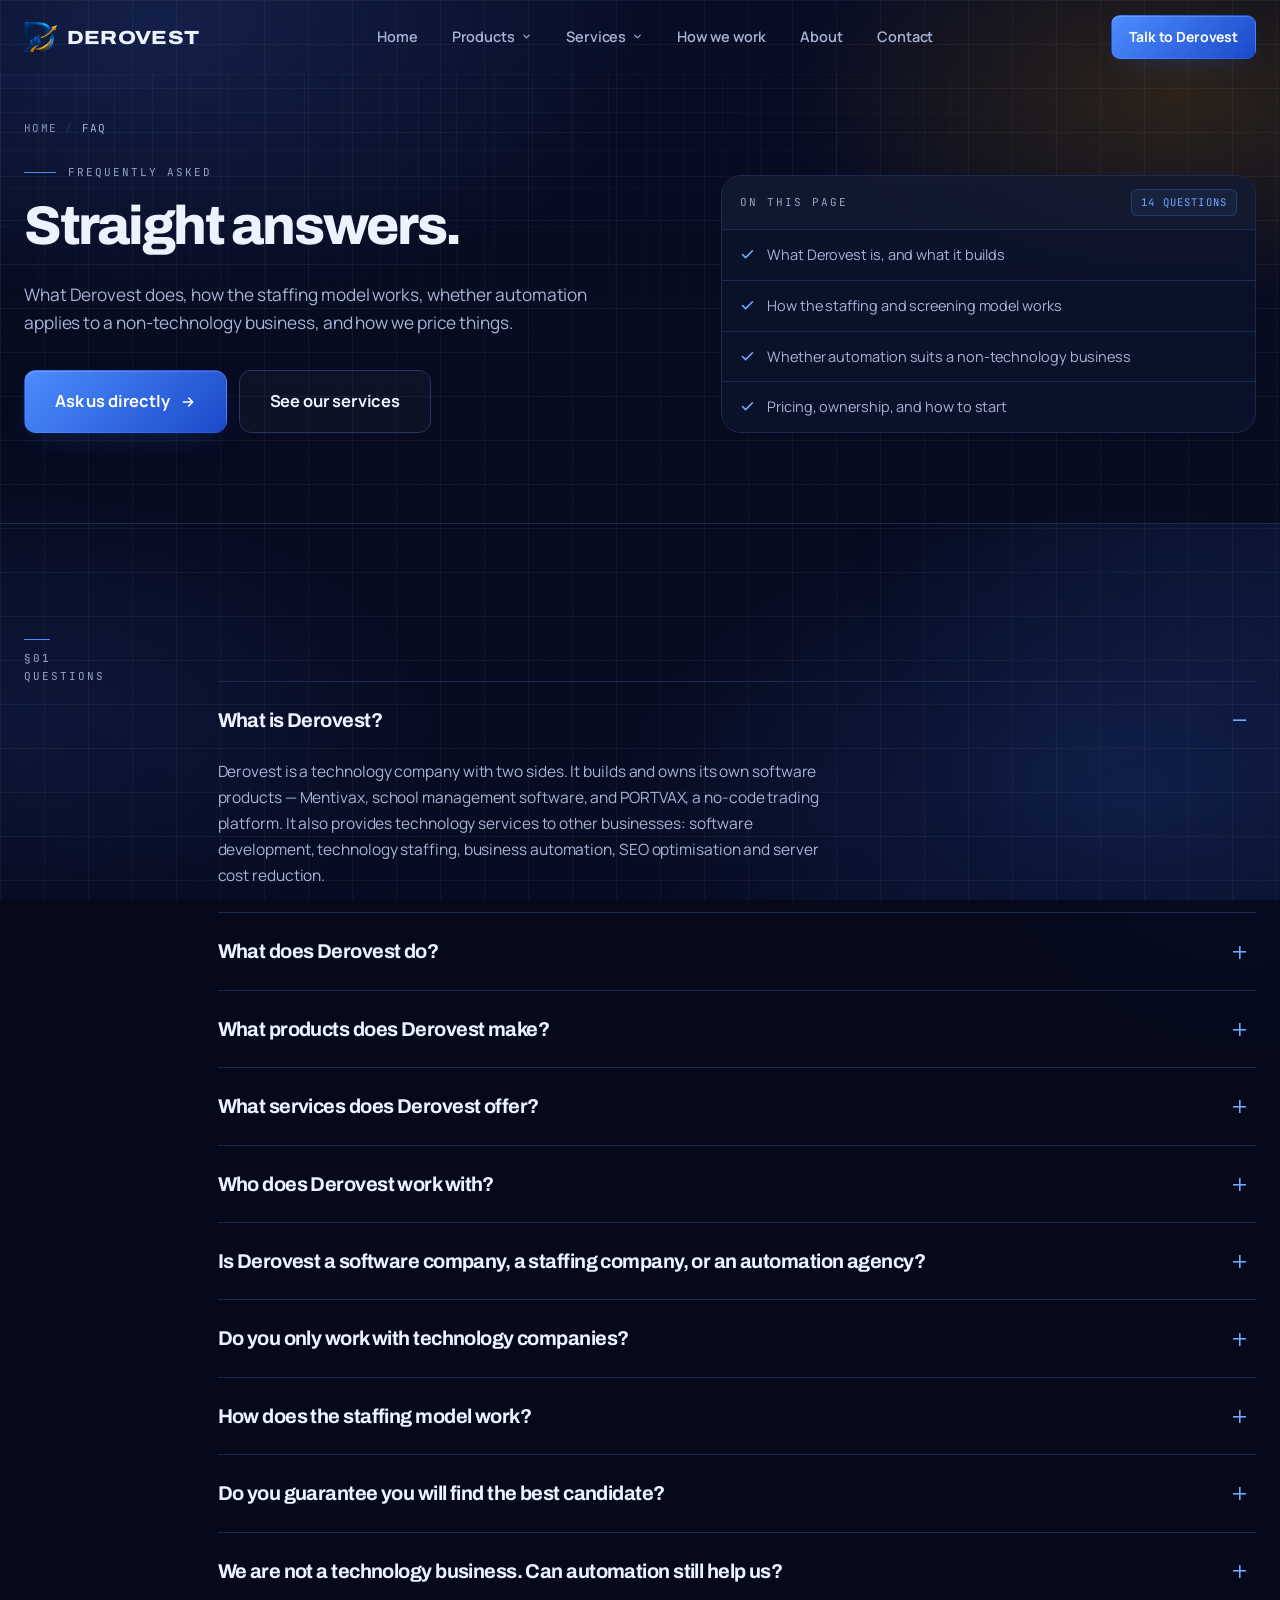
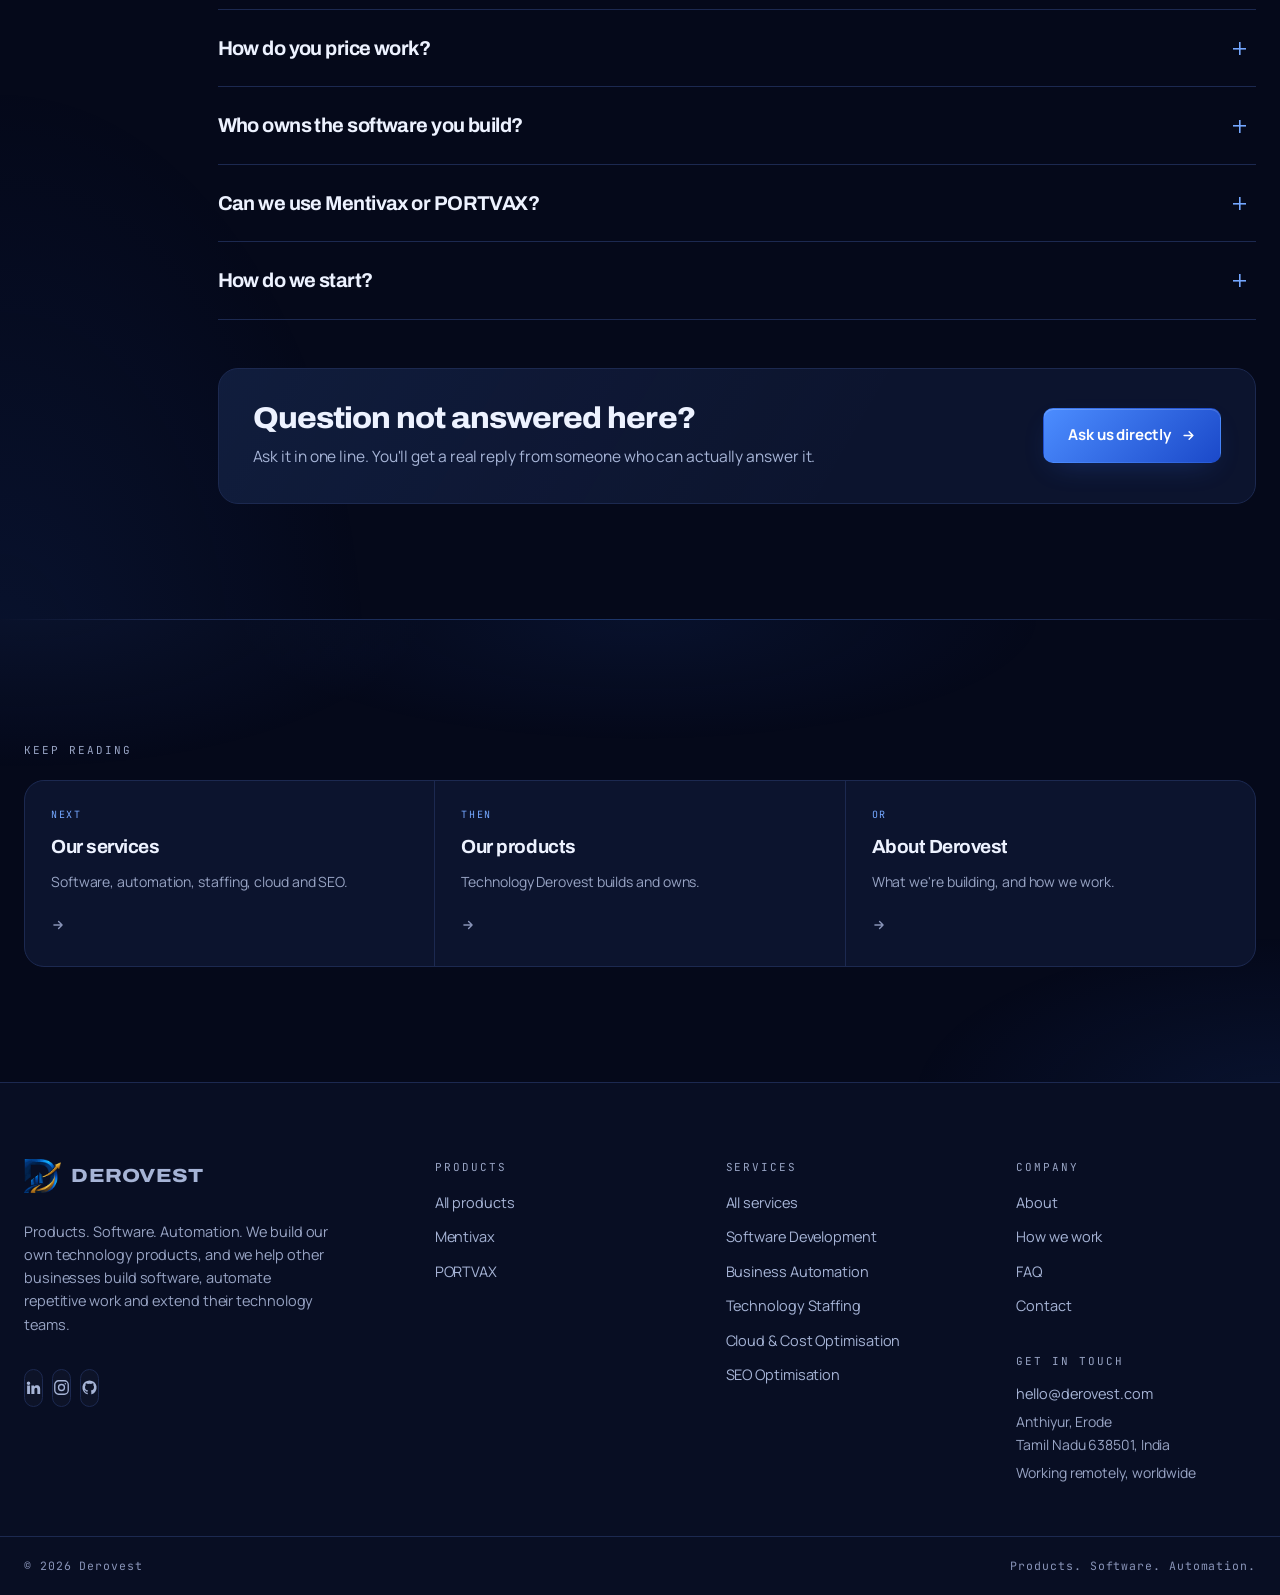
<file: faq.html>
<!doctype html>
<html lang="en">
<head>
<meta charset="utf-8">
<meta name="viewport" content="width=device-width, initial-scale=1">
<title>FAQ — What Derovest Does, Staffing & Pricing | Derovest</title>
<meta name="description" content="Straight answers on what Derovest does, how the staffing model works with recruitment partners, whether automation suits a non-tech business, and how we price work.">
<link rel="canonical" href="https://www.derovest.com/faq">
<meta name="robots" content="index, follow, max-image-preview:large, max-snippet:-1, max-video-preview:-1">
<link rel="alternate" hreflang="en" href="https://www.derovest.com/faq">
<link rel="alternate" hreflang="x-default" href="https://www.derovest.com/faq">
<meta name="author" content="Derovest">

<meta property="og:type" content="website">
<meta property="og:site_name" content="Derovest">
<meta property="og:locale" content="en_GB">
<meta property="og:title" content="Straight answers — Derovest FAQ">
<meta property="og:description" content="What we do, how staffing works, whether automation applies to you, and how we price things.">
<meta property="og:url" content="https://www.derovest.com/faq">
<meta property="og:image" content="https://www.derovest.com/og.png">
<meta property="og:image:width" content="1200">
<meta property="og:image:height" content="630">
<meta property="og:image:type" content="image/png">
<meta property="og:image:alt" content="Derovest — technology products, software solutions, business automation.">
<meta name="twitter:card" content="summary_large_image">
<meta name="twitter:title" content="Straight answers — Derovest FAQ">
<meta name="twitter:description" content="What we do, how staffing works, whether automation applies to you, and how we price things.">
<meta name="twitter:image" content="https://www.derovest.com/og.png">
<meta name="twitter:image:alt" content="Derovest — technology products, software solutions, business automation.">

<link rel="icon" href="/favicon.ico" sizes="16x16 32x32 48x48">
<link rel="icon" href="/favicon-96.png" type="image/png" sizes="96x96">
<link rel="apple-touch-icon" href="/apple-touch-icon.png">
<link rel="manifest" href="/site.webmanifest">
<meta name="theme-color" content="#05091A">
<meta name="color-scheme" content="dark">

<link rel="preload" as="font" type="font/woff2" href="/assets/fonts/archivo.woff2?v=de2f1fe817" crossorigin>
<link rel="preload" as="font" type="font/woff2" href="/assets/fonts/manrope.woff2?v=938c6e8019" crossorigin>
<link rel="stylesheet" href="/assets/style.css?v=26705de4d4">
<noscript><style>.rv,[data-stagger]>*,.auto-task,.auto-pipe .pstep{opacity:1;transform:none}.spine .tick,.timeline::before{transform:scaleX(1)}.dg-bar{transform:scaleY(1)}.mock .equity{stroke-dashoffset:0}.mock .equity-fill{opacity:1}.switch-panels{display:block}.switch-panel{opacity:1;visibility:visible;transform:none;border-bottom:1px solid var(--line)}.switch-list{display:none}</style></noscript>
<script src="/assets/site.js?v=5abf54484c" defer></script>

<script type="application/ld+json">
{
  "@context": "https://schema.org",
  "@graph": [
    {
      "@type": "Organization",
      "@id": "https://www.derovest.com/#organization",
      "name": "Derovest",
      "sameAs": [
        "https://www.linkedin.com/company/derovest",
        "https://www.instagram.com/derovest.in",
        "https://github.com/derovest",
        "https://www.crunchbase.com/organization/derovest"
      ],
      "address": {
        "@type": "PostalAddress",
        "streetAddress": "Anthiyur Colony",
        "addressLocality": "Anthiyur, Erode",
        "addressRegion": "Tamil Nadu",
        "postalCode": "638501",
        "addressCountry": "IN"
      },
      "brand": [
        {
          "@type": "Brand",
          "name": "Mentivax",
          "sameAs": "https://www.mentivax.com"
        },
        {
          "@type": "Brand",
          "name": "PORTVAX"
        }
      ],
      "url": "https://www.derovest.com/",
      "logo": {
        "@type": "ImageObject",
        "@id": "https://www.derovest.com/#logo",
        "url": "https://www.derovest.com/icon-512.png",
        "width": 512,
        "height": 512,
        "caption": "Derovest"
      },
      "image": "https://www.derovest.com/og.png",
      "description": "Derovest is a technology company. We build our own products — Mentivax and PORTVAX — and provide technology services: software development, technology staffing, and business automation.",
      "slogan": "Building technology. Delivering solutions.",
      "email": "hello@derovest.com",
      "telephone": "+91-63816-41340",
      "areaServed": {
        "@type": "Place",
        "name": "Worldwide"
      },
      "contactPoint": [
        {
          "@type": "ContactPoint",
          "contactType": "sales",
          "email": "hello@derovest.com",
          "telephone": "+91-63816-41340",
          "availableLanguage": [
            "en"
          ],
          "areaServed": "Worldwide",
          "url": "https://www.derovest.com/contact"
        }
      ],
      "knowsAbout": [
        "Mentivax",
        "PORTVAX",
        "Software development",
        "Custom software development",
        "MVP development",
        "Technology staffing",
        "Contract staffing",
        "Technical screening",
        "Business process automation",
        "Workflow automation",
        "Product development"
      ],
      "makesOffer": [
        {
          "@type": "Offer",
          "url": "https://www.derovest.com/services/software-development",
          "itemOffered": {
            "@type": "Service",
            "@id": "https://www.derovest.com/services/software-development#service",
            "name": "Software Development",
            "description": "Build what you need without building a large development team from scratch."
          }
        },
        {
          "@type": "Offer",
          "url": "https://www.derovest.com/services/technology-staffing",
          "itemOffered": {
            "@type": "Service",
            "@id": "https://www.derovest.com/services/technology-staffing#service",
            "name": "Technology Staffing",
            "description": "Technology talent through contract and hiring models, screened by people who can read code."
          }
        },
        {
          "@type": "Offer",
          "url": "https://www.derovest.com/services/business-automation",
          "itemOffered": {
            "@type": "Service",
            "@id": "https://www.derovest.com/services/business-automation#service",
            "name": "Business Automation",
            "description": "If your team repeatedly does the same manual task, we can look at whether technology can do it instead."
          }
        },
        {
          "@type": "Offer",
          "url": "https://www.derovest.com/services/seo",
          "itemOffered": {
            "@type": "Service",
            "@id": "https://www.derovest.com/services/seo#service",
            "name": "SEO Optimisation",
            "description": "Get found for what you actually sell, and know which pages are doing the work."
          }
        },
        {
          "@type": "Offer",
          "url": "https://www.derovest.com/services/server-cost-reduction",
          "itemOffered": {
            "@type": "Service",
            "@id": "https://www.derovest.com/services/server-cost-reduction#service",
            "name": "Server Cost Reduction",
            "description": "Cut what your infrastructure costs, with changes staged so your service stays up."
          }
        }
      ]
    },
    {
      "@type": "WebSite",
      "@id": "https://www.derovest.com/#website",
      "url": "https://www.derovest.com/",
      "name": "Derovest",
      "description": "Technology products, software development, technology staffing and business automation.",
      "publisher": {
        "@id": "https://www.derovest.com/#organization"
      },
      "inLanguage": "en"
    },
    {
      "@type": "WebPage",
      "@id": "https://www.derovest.com/faq#webpage",
      "url": "https://www.derovest.com/faq",
      "name": "FAQ — What Derovest Does, Staffing & Pricing | Derovest",
      "description": "Straight answers on what Derovest does, how the staffing model works with recruitment partners, whether automation suits a non-tech business, and how we price work.",
      "isPartOf": {
        "@id": "https://www.derovest.com/#website"
      },
      "about": {
        "@id": "https://www.derovest.com/#organization"
      },
      "breadcrumb": {
        "@id": "https://www.derovest.com/faq#breadcrumb"
      },
      "inLanguage": "en"
    },
    {
      "@type": "BreadcrumbList",
      "@id": "https://www.derovest.com/faq#breadcrumb",
      "itemListElement": [
        {
          "@type": "ListItem",
          "position": 1,
          "name": "Home",
          "item": "https://www.derovest.com/"
        },
        {
          "@type": "ListItem",
          "position": 2,
          "name": "FAQ",
          "item": "https://www.derovest.com/faq"
        }
      ]
    },
    {
      "@type": "FAQPage",
      "@id": "https://www.derovest.com/faq#faq",
      "mainEntity": [
        {
          "@type": "Question",
          "name": "What is Derovest?",
          "acceptedAnswer": {
            "@type": "Answer",
            "text": "Derovest is a technology company with two sides. It builds and owns its own software products — Mentivax, school management software, and PORTVAX, a no-code trading platform. It also provides technology services to other businesses: software development, technology staffing, business automation, SEO optimisation and server cost reduction."
          }
        },
        {
          "@type": "Question",
          "name": "What does Derovest do?",
          "acceptedAnswer": {
            "@type": "Answer",
            "text": "Two things. It builds its own products, and it does technology work for other companies. The service work covers building software, supplying and screening technology professionals, automating repetitive business processes, improving search visibility, and cutting server costs. Most engagements sit in one of those areas."
          }
        },
        {
          "@type": "Question",
          "name": "What products does Derovest make?",
          "acceptedAnswer": {
            "@type": "Answer",
            "text": "Two. Mentivax is school management software covering fees, student records, attendance, WhatsApp parent communication and reporting. PORTVAX is a no-code platform for building, backtesting and automating trading strategies. Both are built, owned and run by Derovest rather than for a client."
          }
        },
        {
          "@type": "Question",
          "name": "What services does Derovest offer?",
          "acceptedAnswer": {
            "@type": "Answer",
            "text": "Five. Software development covers web applications, business software, custom systems, MVPs and maintenance. Technology staffing covers contract professionals and technical screening for permanent hires. Business automation removes repetitive manual work such as data entry, reporting and spreadsheet workflows. SEO optimisation covers technical SEO, site structure and page speed. Server cost reduction cuts cloud and hosting bills with changes staged so the service stays up."
          }
        },
        {
          "@type": "Question",
          "name": "Who does Derovest work with?",
          "acceptedAnswer": {
            "@type": "Answer",
            "text": "Software and technology companies needing development capacity or technical hiring support; startups needing an MVP or engineering without a full team; and non-technology businesses wanting repetitive manual work automated. The work is remote, so location is rarely a constraint."
          }
        },
        {
          "@type": "Question",
          "name": "Is Derovest a software company, a staffing company, or an automation agency?",
          "acceptedAnswer": {
            "@type": "Answer",
            "text": "None of those on their own. We build software, help companies find and screen technology people, automate repetitive business processes, improve search visibility and cut server costs — and we build our own products alongside that. Most engagements start in one area and stay there."
          }
        },
        {
          "@type": "Question",
          "name": "Do you only work with technology companies?",
          "acceptedAnswer": {
            "@type": "Answer",
            "text": "No. Software companies and startups usually come to us for development capacity or technology talent. Non-technology businesses usually come to us for automation — they have processes eating hours every week and no internal team to fix it."
          }
        },
        {
          "@type": "Question",
          "name": "How does the staffing model work?",
          "acceptedAnswer": {
            "@type": "Answer",
            "text": "Client requirement, then recruitment partner, then initial screening, then shortlisting, then your interview, then hiring. Recruitment agencies can supply the candidate pool; we help with the technical screening so that only suitable candidates reach your interview stage. We are not trying to replace recruitment partners."
          }
        },
        {
          "@type": "Question",
          "name": "Do you guarantee you will find the best candidate?",
          "acceptedAnswer": {
            "@type": "Answer",
            "text": "No, and be careful with anyone who does. What we can do is make sure candidates have been screened by someone who can actually assess the technical work, so your team spends its interview time on people worth interviewing."
          }
        },
        {
          "@type": "Question",
          "name": "We are not a technology business. Can automation still help us?",
          "acceptedAnswer": {
            "@type": "Answer",
            "text": "Usually, yes. You do not need to become a technology company to benefit from technology. If your team repeatedly does the same manual task — retyping data, rebuilding a report, chasing approvals — that is normally something software can take over."
          }
        },
        {
          "@type": "Question",
          "name": "How do you price work?",
          "acceptedAnswer": {
            "@type": "Answer",
            "text": "Software projects are scoped and priced in writing before work starts. Staffing is priced according to the engagement model. Automation work is quoted once we understand the process, because quoting it before that would be guesswork."
          }
        },
        {
          "@type": "Question",
          "name": "Who owns the software you build?",
          "acceptedAnswer": {
            "@type": "Answer",
            "text": "You do. Code, documentation and accounts are yours, in your own repositories and logins. There is nothing you have to stay subscribed to in order to keep your own process running."
          }
        },
        {
          "@type": "Question",
          "name": "Can we use Mentivax or PORTVAX?",
          "acceptedAnswer": {
            "@type": "Answer",
            "text": "Mentivax runs a free pilot for schools with no credit card needed, and quotes about a week to go live. PORTVAX is free through its beta, with early access sign-up open — some parts of it are still marked coming soon. Both have their own sites, linked from our products page."
          }
        },
        {
          "@type": "Question",
          "name": "How do we start?",
          "acceptedAnswer": {
            "@type": "Answer",
            "text": "Tell us what you need help with — software, technology people, or a repetitive process. A short conversation is usually enough to work out whether there is something worth doing and what it would take."
          }
        }
      ]
    }
  ]
}
</script>
</head>
<body>
<a class="skip" href="#main">Skip to content</a>
<header class="nav" id="nav">
  <div class="wrap nav-in">
    <a class="brand" href="/" aria-label="Derovest — home"><img class="mark" src="/assets/logo.png" alt="" width="208" height="190" fetchpriority="high" decoding="async"><b>DEROVEST</b></a>
    <nav class="nav-links" id="nav-links" aria-label="Primary">
      <a href="/" data-nav="/">Home</a>
      <div class="nav-item">
        <a href="/products" data-nav="/products">Products <svg width="11" height="11" viewBox="0 0 24 24" fill="none" stroke="currentColor" stroke-width="3" stroke-linecap="round" stroke-linejoin="round" aria-hidden="true"><path d="m6 9 6 6 6-6"/></svg></a>
        <div class="mega">
          <div class="mega-grid mega-2">
            <a class="mega-link" href="/products/mentivax"><span class="ic">M</span><span class="txt"><b>Mentivax</b><span>School management and growth platform. Less paperwork, more teaching.</span></span></a>
            <a class="mega-link is-gold" href="/products/portvax"><span class="ic">P</span><span class="txt"><b>PORTVAX<span class="soon">Upcoming</span></b><span>Build, backtest and automate trading strategies — without writing code. In beta.</span></span></a>
          </div>
          <div class="mega-foot">
            <p>Two products Derovest builds, owns and runs itself.</p>
            <a class="more" href="/products">All products <svg width="14" height="14" viewBox="0 0 24 24" fill="none" stroke="currentColor" stroke-width="2.5" stroke-linecap="round" stroke-linejoin="round" aria-hidden="true"><path d="M5 12h14M13 6l6 6-6 6"/></svg></a>
          </div>
        </div>
      </div>
      <div class="nav-item">
        <a href="/services" data-nav="/services">Services <svg width="11" height="11" viewBox="0 0 24 24" fill="none" stroke="currentColor" stroke-width="3" stroke-linecap="round" stroke-linejoin="round" aria-hidden="true"><path d="m6 9 6 6 6-6"/></svg></a>
        <div class="mega">
          <div class="mega-grid mega-2">
            <a class="mega-link" href="/services/software-development"><span class="ic">01</span><span class="txt"><b>Software Development</b><span>Web apps, SaaS, mobile, APIs and MVPs — without building a team first.</span></span></a>
            <a class="mega-link" href="/services/business-automation"><span class="ic">02</span><span class="txt"><b>Business Automation</b><span>Stop paying people to repeat the same task every week.</span></span></a>
            <a class="mega-link" href="/services/technology-staffing"><span class="ic">03</span><span class="txt"><b>Technology Staffing</b><span>Contract professionals and hiring support, screened by engineers.</span></span></a>
            <a class="mega-link" href="/services/server-cost-reduction"><span class="ic">04</span><span class="txt"><b>Cloud &amp; Cost Optimisation</b><span>Spend less keeping your software running, with nothing going dark.</span></span></a>
            <a class="mega-link" href="/services/seo"><span class="ic">05</span><span class="txt"><b>SEO Optimisation</b><span>Get found for what you actually sell.</span></span></a>
            <a class="mega-link is-gold" href="/services#how-we-work"><span class="ic">→</span><span class="txt"><b>How we work</b><span>Four steps, written scope, transparent pricing, clean handover.</span></span></a>
          </div>
          <div class="mega-foot">
            <p>Not sure which one you need? Describe the problem, not the solution.</p>
            <a class="more" href="/contact">Talk to Derovest <svg width="14" height="14" viewBox="0 0 24 24" fill="none" stroke="currentColor" stroke-width="2.5" stroke-linecap="round" stroke-linejoin="round" aria-hidden="true"><path d="M5 12h14M13 6l6 6-6 6"/></svg></a>
          </div>
        </div>
      </div>
      <a href="/services#how-we-work" data-nav="/how">How we work</a>
      <a href="/about" data-nav="/about">About</a>
      <a href="/contact" data-nav="/contact">Contact</a>
      <div class="nav-mob-cta">
        <a class="btn btn-primary" href="/contact">Talk to Derovest <svg width="15" height="15" viewBox="0 0 24 24" fill="none" stroke="currentColor" stroke-width="2.4" stroke-linecap="round" stroke-linejoin="round" aria-hidden="true"><path d="M5 12h14M13 6l6 6-6 6"/></svg></a>
      </div>
      <div class="nav-mob-meta">
        <a href="/faq">FAQ</a>
        <a href="https://www.linkedin.com/company/derovest" rel="me noopener" target="_blank">LinkedIn</a>
        <a href="https://www.instagram.com/derovest.in" rel="me noopener" target="_blank">Instagram</a>
        <a href="https://github.com/derovest" rel="me noopener" target="_blank">GitHub</a>
      </div>
    </nav>
    <a class="btn btn-primary btn-sm nav-cta" href="/contact">Talk to Derovest</a>
    <button class="nav-toggle" id="nav-toggle" type="button" aria-label="Open menu" aria-expanded="false" aria-controls="nav-links">
      <svg class="bars" width="18" height="18" viewBox="0 0 24 24" fill="none" stroke="currentColor" stroke-width="2.2" stroke-linecap="round" aria-hidden="true"><path d="M3 6h18M3 12h18M3 18h18"/></svg>
      <svg class="ex" width="18" height="18" viewBox="0 0 24 24" fill="none" stroke="currentColor" stroke-width="2.2" stroke-linecap="round" aria-hidden="true"><path d="M18 6 6 18M6 6l12 12"/></svg>
    </button>
  </div>
</header>
<main id="main">

<section class="page-hero">
  <div class="wrap page-hero-in">
    <div>
      <nav class="crumbs" aria-label="Breadcrumb">
        <ol>
          <li><a href="/">Home</a></li>
          <li><span aria-current="page">FAQ</span></li>
        </ol>
      </nav>
      <div class="eyebrow" style="margin:26px 0 -6px"><span class="bar"></span><span class="code-label">Frequently asked</span></div>
      <h1>Straight answers.</h1>
      <p class="lede">What Derovest does, how the staffing model works, whether automation applies to a non-technology business, and how we price things.</p>
      <div class="cta-row">
        <a class="btn btn-primary btn-lg magnetic" href="/contact">Ask us directly <svg width="16" height="16" viewBox="0 0 24 24" fill="none" stroke="currentColor" stroke-width="2.4" stroke-linecap="round" stroke-linejoin="round" aria-hidden="true"><path d="M5 12h14M13 6l6 6-6 6"/></svg></a>
        <a class="btn btn-ghost btn-lg" href="/services">See our services</a>
      </div>
    </div>
    <div class="facts">
      <div class="facts-head"><span class="code-label">On this page</span><span class="tag blue">14 questions</span></div>
      <ul>
        <li><svg width="15" height="15" viewBox="0 0 24 24" fill="none" stroke="currentColor" stroke-width="2.6" stroke-linecap="round" stroke-linejoin="round" aria-hidden="true"><path d="M20 6 9 17l-5-5"/></svg><span>What Derovest is, and what it builds</span></li>
        <li><svg width="15" height="15" viewBox="0 0 24 24" fill="none" stroke="currentColor" stroke-width="2.6" stroke-linecap="round" stroke-linejoin="round" aria-hidden="true"><path d="M20 6 9 17l-5-5"/></svg><span>How the staffing and screening model works</span></li>
        <li><svg width="15" height="15" viewBox="0 0 24 24" fill="none" stroke="currentColor" stroke-width="2.6" stroke-linecap="round" stroke-linejoin="round" aria-hidden="true"><path d="M20 6 9 17l-5-5"/></svg><span>Whether automation suits a non-technology business</span></li>
        <li><svg width="15" height="15" viewBox="0 0 24 24" fill="none" stroke="currentColor" stroke-width="2.6" stroke-linecap="round" stroke-linejoin="round" aria-hidden="true"><path d="M20 6 9 17l-5-5"/></svg><span>Pricing, ownership, and how to start</span></li>
      </ul>
    </div>
  </div>
</section>

<section class="band">
  <div class="wrap spine">
    <div class="gutter-col"><div class="stick"><span class="tick"></span><span class="code-label">§01<br>Questions</span></div></div>
    <div>
      <div class="faq rv"><details open><summary>What is Derovest?</summary><p class="ans">Derovest is a technology company with two sides. It builds and owns its own software products — Mentivax, school management software, and PORTVAX, a no-code trading platform. It also provides technology services to other businesses: software development, technology staffing, business automation, SEO optimisation and server cost reduction.</p></details><details><summary>What does Derovest do?</summary><p class="ans">Two things. It builds its own products, and it does technology work for other companies. The service work covers building software, supplying and screening technology professionals, automating repetitive business processes, improving search visibility, and cutting server costs. Most engagements sit in one of those areas.</p></details><details><summary>What products does Derovest make?</summary><p class="ans">Two. Mentivax is school management software covering fees, student records, attendance, WhatsApp parent communication and reporting. PORTVAX is a no-code platform for building, backtesting and automating trading strategies. Both are built, owned and run by Derovest rather than for a client.</p></details><details><summary>What services does Derovest offer?</summary><p class="ans">Five. Software development covers web applications, business software, custom systems, MVPs and maintenance. Technology staffing covers contract professionals and technical screening for permanent hires. Business automation removes repetitive manual work such as data entry, reporting and spreadsheet workflows. SEO optimisation covers technical SEO, site structure and page speed. Server cost reduction cuts cloud and hosting bills with changes staged so the service stays up.</p></details><details><summary>Who does Derovest work with?</summary><p class="ans">Software and technology companies needing development capacity or technical hiring support; startups needing an MVP or engineering without a full team; and non-technology businesses wanting repetitive manual work automated. The work is remote, so location is rarely a constraint.</p></details><details><summary>Is Derovest a software company, a staffing company, or an automation agency?</summary><p class="ans">None of those on their own. We build software, help companies find and screen technology people, automate repetitive business processes, improve search visibility and cut server costs — and we build our own products alongside that. Most engagements start in one area and stay there.</p></details><details><summary>Do you only work with technology companies?</summary><p class="ans">No. Software companies and startups usually come to us for development capacity or technology talent. Non-technology businesses usually come to us for automation — they have processes eating hours every week and no internal team to fix it.</p></details><details><summary>How does the staffing model work?</summary><p class="ans">Client requirement, then recruitment partner, then initial screening, then shortlisting, then your interview, then hiring. Recruitment agencies can supply the candidate pool; we help with the technical screening so that only suitable candidates reach your interview stage. We are not trying to replace recruitment partners.</p></details><details><summary>Do you guarantee you will find the best candidate?</summary><p class="ans">No, and be careful with anyone who does. What we can do is make sure candidates have been screened by someone who can actually assess the technical work, so your team spends its interview time on people worth interviewing.</p></details><details><summary>We are not a technology business. Can automation still help us?</summary><p class="ans">Usually, yes. You do not need to become a technology company to benefit from technology. If your team repeatedly does the same manual task — retyping data, rebuilding a report, chasing approvals — that is normally something software can take over.</p></details><details><summary>How do you price work?</summary><p class="ans">Software projects are scoped and priced in writing before work starts. Staffing is priced according to the engagement model. Automation work is quoted once we understand the process, because quoting it before that would be guesswork.</p></details><details><summary>Who owns the software you build?</summary><p class="ans">You do. Code, documentation and accounts are yours, in your own repositories and logins. There is nothing you have to stay subscribed to in order to keep your own process running.</p></details><details><summary>Can we use Mentivax or PORTVAX?</summary><p class="ans">Mentivax runs a free pilot for schools with no credit card needed, and quotes about a week to go live. PORTVAX is free through its beta, with early access sign-up open — some parts of it are still marked coming soon. Both have their own sites, linked from our products page.</p></details><details><summary>How do we start?</summary><p class="ans">Tell us what you need help with — software, technology people, or a repetitive process. A short conversation is usually enough to work out whether there is something worth doing and what it would take.</p></details></div>

      <div class="close-cta rv">
        <div>
          <h2>Question not answered here?</h2>
          <p>Ask it in one line. You'll get a real reply from someone who can actually answer it.</p>
        </div>
        <a class="btn btn-primary magnetic" href="/contact">Ask us directly <svg width="15" height="15" viewBox="0 0 24 24" fill="none" stroke="currentColor" stroke-width="2.4" stroke-linecap="round" stroke-linejoin="round" aria-hidden="true"><path d="M5 12h14M13 6l6 6-6 6"/></svg></a>
      </div>
    </div>
  </div>
</section>

<section class="band rule">
  <div class="wrap">
    <span class="code-label">Keep reading</span>
    <div class="next rv" style="margin-top:18px">
      <a href="/services"><span class="k">Next</span><b>Our services</b><p>Software, automation, staffing, cloud and SEO.</p><span class="arw"><svg width="14" height="14" viewBox="0 0 24 24" fill="none" stroke="currentColor" stroke-width="2.4" stroke-linecap="round" stroke-linejoin="round" aria-hidden="true"><path d="M5 12h14M13 6l6 6-6 6"/></svg></span></a>
      <a href="/products"><span class="k">Then</span><b>Our products</b><p>Technology Derovest builds and owns.</p><span class="arw"><svg width="14" height="14" viewBox="0 0 24 24" fill="none" stroke="currentColor" stroke-width="2.4" stroke-linecap="round" stroke-linejoin="round" aria-hidden="true"><path d="M5 12h14M13 6l6 6-6 6"/></svg></span></a>
      <a href="/about"><span class="k">Or</span><b>About Derovest</b><p>What we're building, and how we work.</p><span class="arw"><svg width="14" height="14" viewBox="0 0 24 24" fill="none" stroke="currentColor" stroke-width="2.4" stroke-linecap="round" stroke-linejoin="round" aria-hidden="true"><path d="M5 12h14M13 6l6 6-6 6"/></svg></span></a>
    </div>
  </div>
</section>

</main>
<footer class="foot">
  <div class="wrap foot-in">
    <div class="foot-col foot-brand">
      <a class="brand" href="/" aria-label="Derovest — home"><img class="mark" src="/assets/logo.png" alt="" width="208" height="190" loading="lazy" decoding="async"><b>DEROVEST</b></a>
      <p>Products. Software. Automation. We build our own technology products, and we help other businesses build software, automate repetitive work and extend their technology teams.</p>
      <div class="foot-social">
        <a href="https://www.linkedin.com/company/derovest" rel="me noopener" target="_blank" aria-label="Derovest on LinkedIn" title="LinkedIn"><svg width="17" height="17" viewBox="0 0 24 24" fill="currentColor" aria-hidden="true"><path d="M4.98 3.5a2.5 2.5 0 1 1 0 5 2.5 2.5 0 0 1 0-5zM3 9h4v12H3zM9 9h3.8v1.7h.05c.53-.95 1.83-1.95 3.77-1.95 4.03 0 4.78 2.5 4.78 5.75V21h-4v-5.6c0-1.34-.03-3.07-1.9-3.07-1.9 0-2.2 1.46-2.2 2.97V21H9z"/></svg></a>
        <a href="https://www.instagram.com/derovest.in" rel="me noopener" target="_blank" aria-label="Derovest on Instagram" title="Instagram"><svg width="17" height="17" viewBox="0 0 24 24" fill="none" stroke="currentColor" stroke-width="1.9" aria-hidden="true"><rect x="2.5" y="2.5" width="19" height="19" rx="5.5"/><circle cx="12" cy="12" r="4.2"/><circle cx="17.4" cy="6.6" r="1.1" fill="currentColor" stroke="none"/></svg></a>
        <a href="https://github.com/derovest" rel="me noopener" target="_blank" aria-label="Derovest on GitHub" title="GitHub"><svg width="17" height="17" viewBox="0 0 24 24" fill="currentColor" aria-hidden="true"><path d="M12 2a10 10 0 0 0-3.16 19.49c.5.09.68-.22.68-.48l-.01-1.7c-2.78.6-3.37-1.34-3.37-1.34-.45-1.16-1.11-1.47-1.11-1.47-.91-.62.07-.61.07-.61 1 .07 1.53 1.03 1.53 1.03.9 1.53 2.36 1.09 2.94.83.09-.65.35-1.09.63-1.34-2.22-.25-4.55-1.11-4.55-4.94 0-1.09.39-1.98 1.03-2.68-.1-.25-.45-1.27.1-2.64 0 0 .84-.27 2.75 1.02a9.5 9.5 0 0 1 5 0c1.91-1.29 2.75-1.02 2.75-1.02.55 1.37.2 2.39.1 2.64.64.7 1.03 1.59 1.03 2.68 0 3.84-2.34 4.68-4.57 4.93.36.31.68.92.68 1.85l-.01 2.75c0 .27.18.58.69.48A10 10 0 0 0 12 2z"/></svg></a>
      </div>
    </div>
    <nav class="foot-col" aria-label="Products">
      <span class="code-label">Products</span>
      <a href="/products">All products</a>
      <a href="/products/mentivax">Mentivax</a>
      <a href="/products/portvax">PORTVAX</a>
    </nav>
    <nav class="foot-col" aria-label="Services">
      <span class="code-label">Services</span>
      <a href="/services">All services</a>
      <a href="/services/software-development">Software Development</a>
      <a href="/services/business-automation">Business Automation</a>
      <a href="/services/technology-staffing">Technology Staffing</a>
      <a href="/services/server-cost-reduction">Cloud &amp; Cost Optimisation</a>
      <a href="/services/seo">SEO Optimisation</a>
    </nav>
    <div class="foot-col">
      <span class="code-label">Company</span>
      <a href="/about">About</a>
      <a href="/services#how-we-work">How we work</a>
      <a href="/faq">FAQ</a>
      <a href="/contact">Contact</a>
      <div class="foot-contact">
        <span class="code-label" style="margin-bottom:6px">Get in touch</span>
        <a href="/contact">hello@derovest.com</a>
        <span>Anthiyur, Erode<br>Tamil Nadu 638501, India</span>
        <span>Working remotely, worldwide</span>
      </div>
    </div>
  </div>
  <div class="wrap foot-bottom">
    <span>© <span id="year">2026</span> Derovest</span>
    <span class="sep">Products. Software. Automation.</span>
  </div>
</footer>
</body>
</html>
</file>
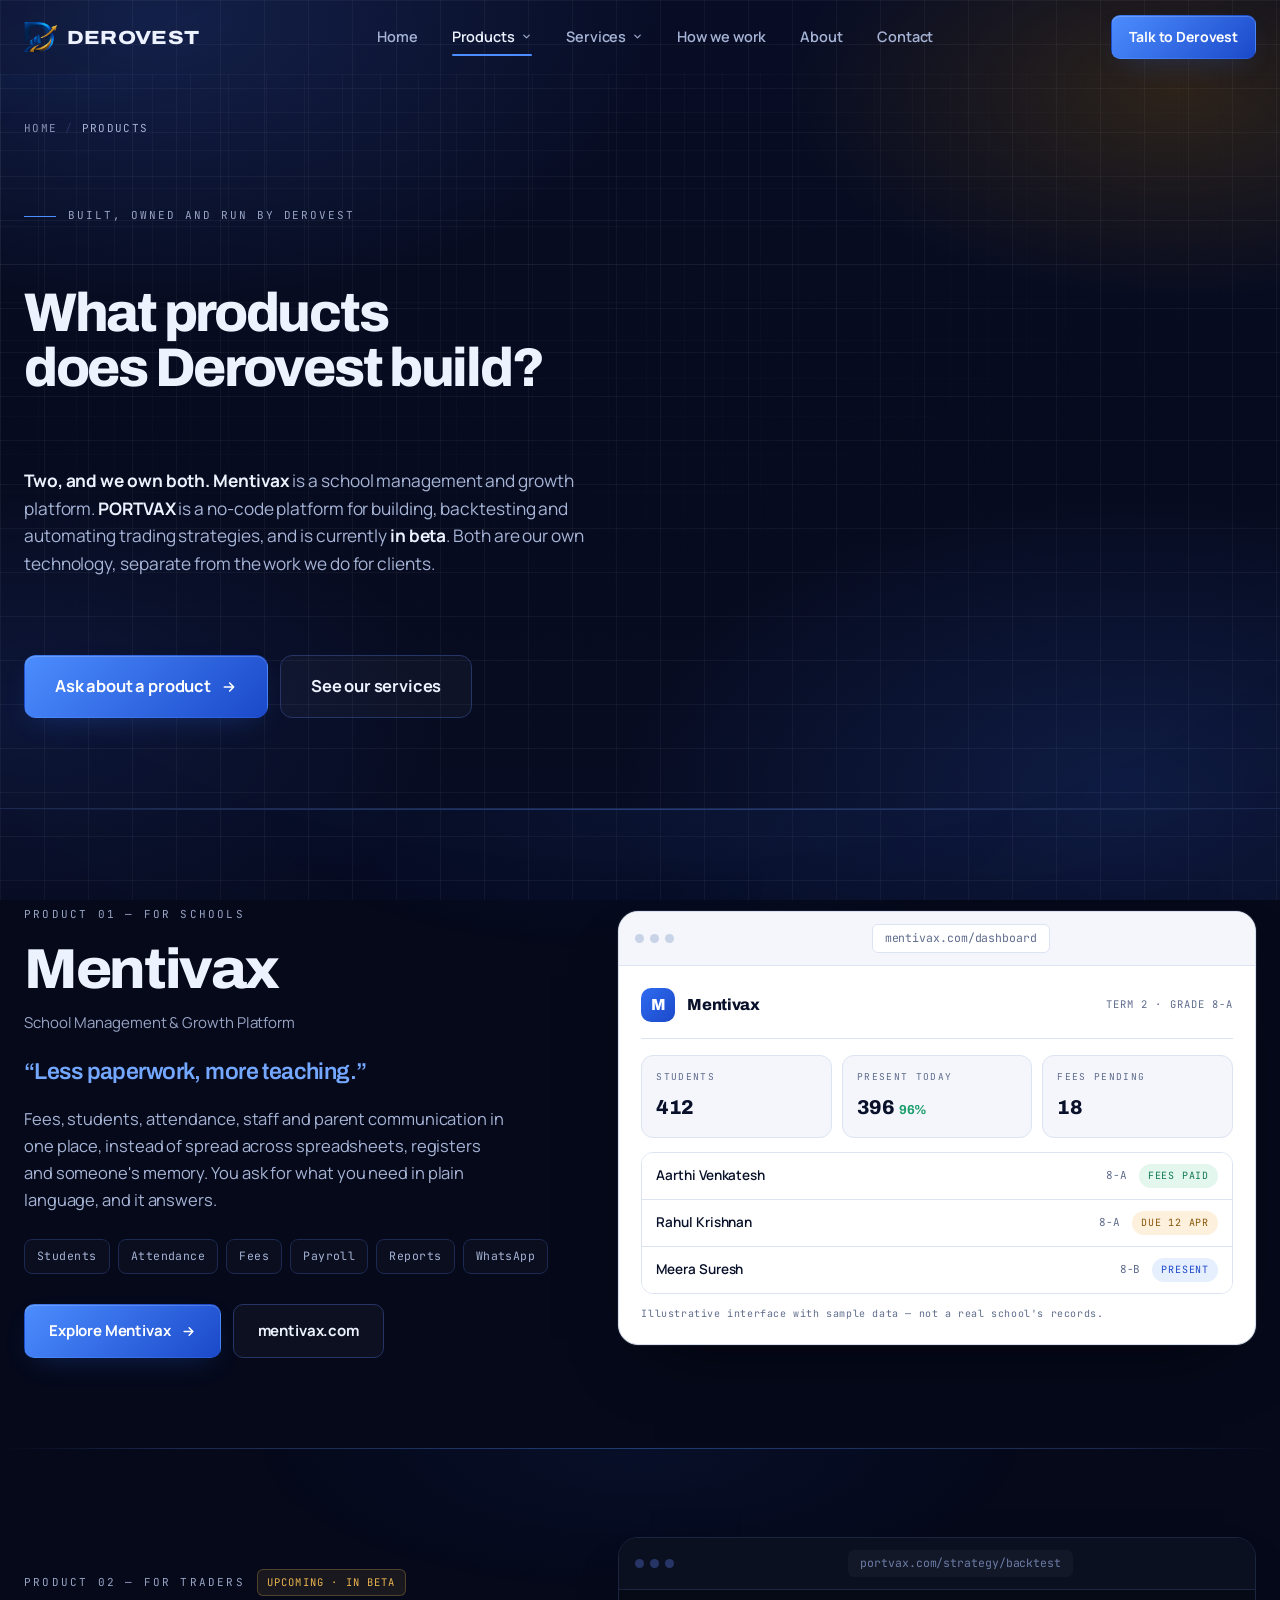
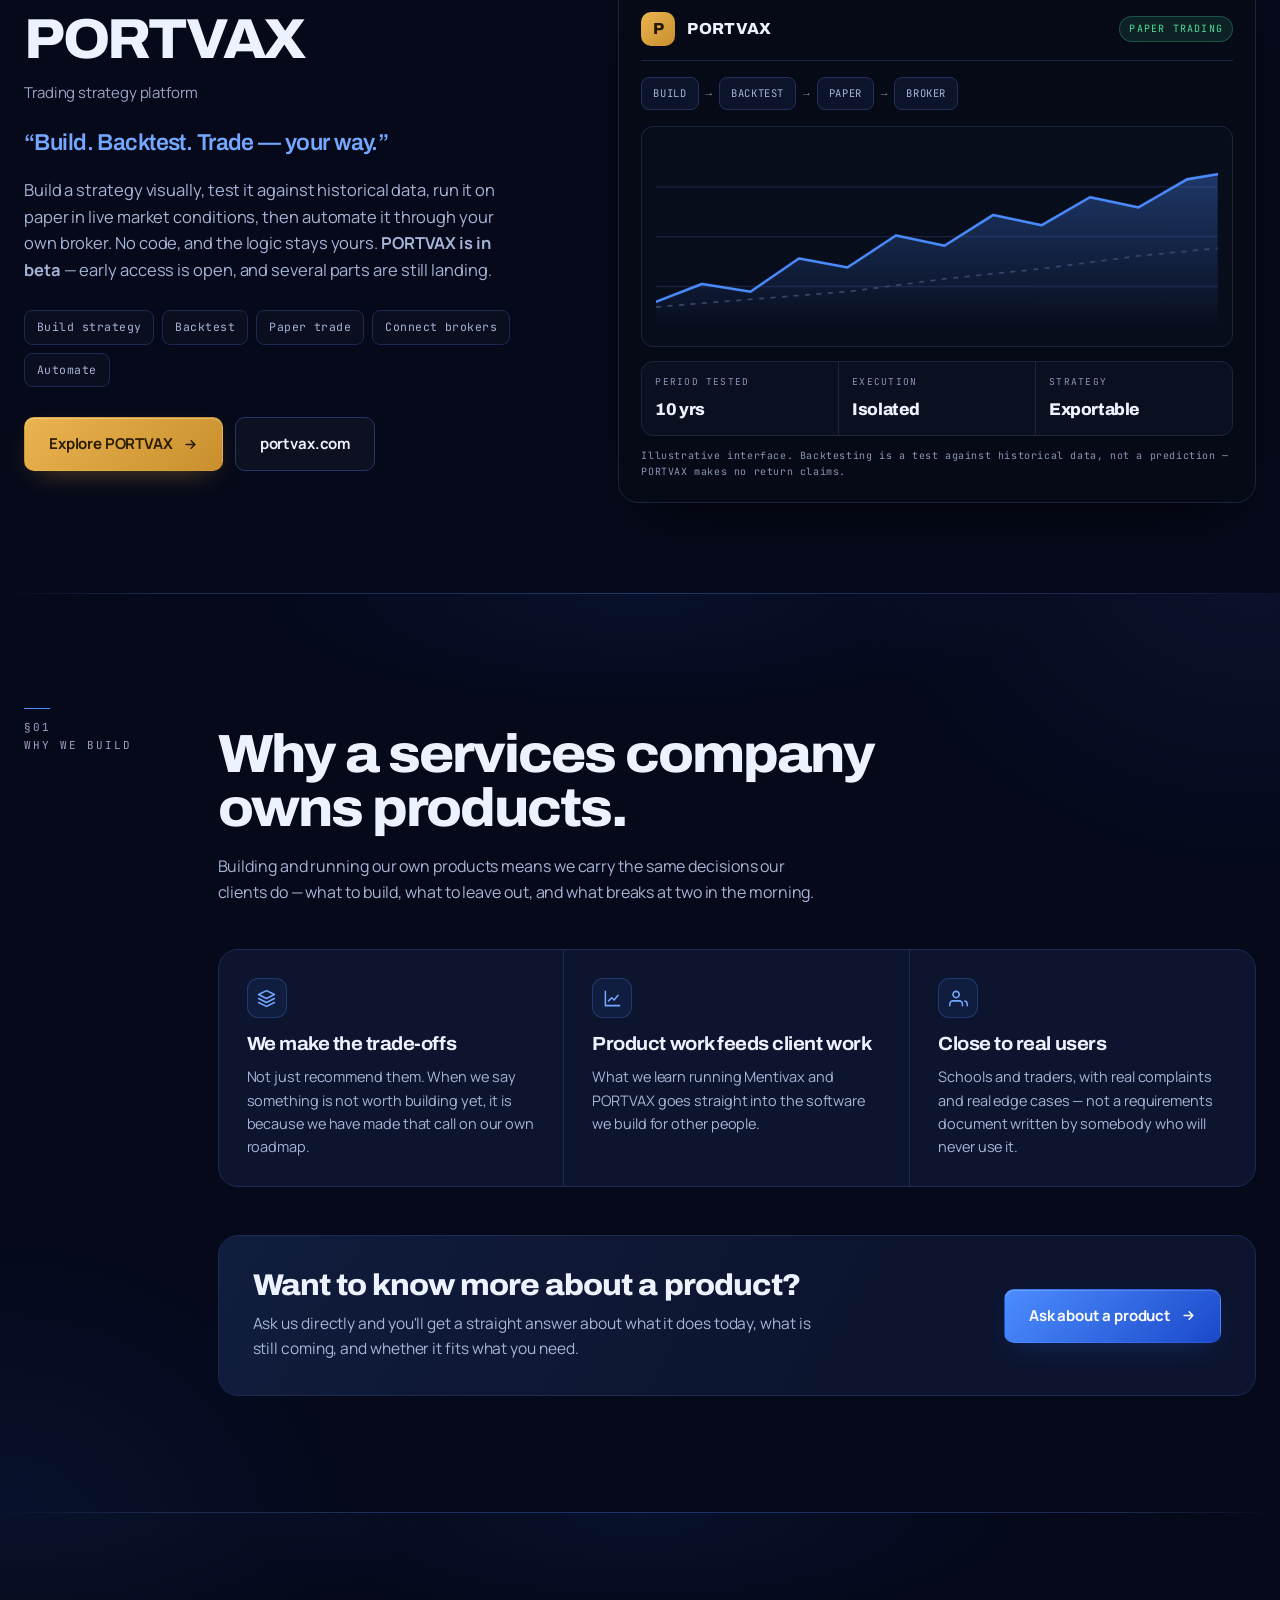
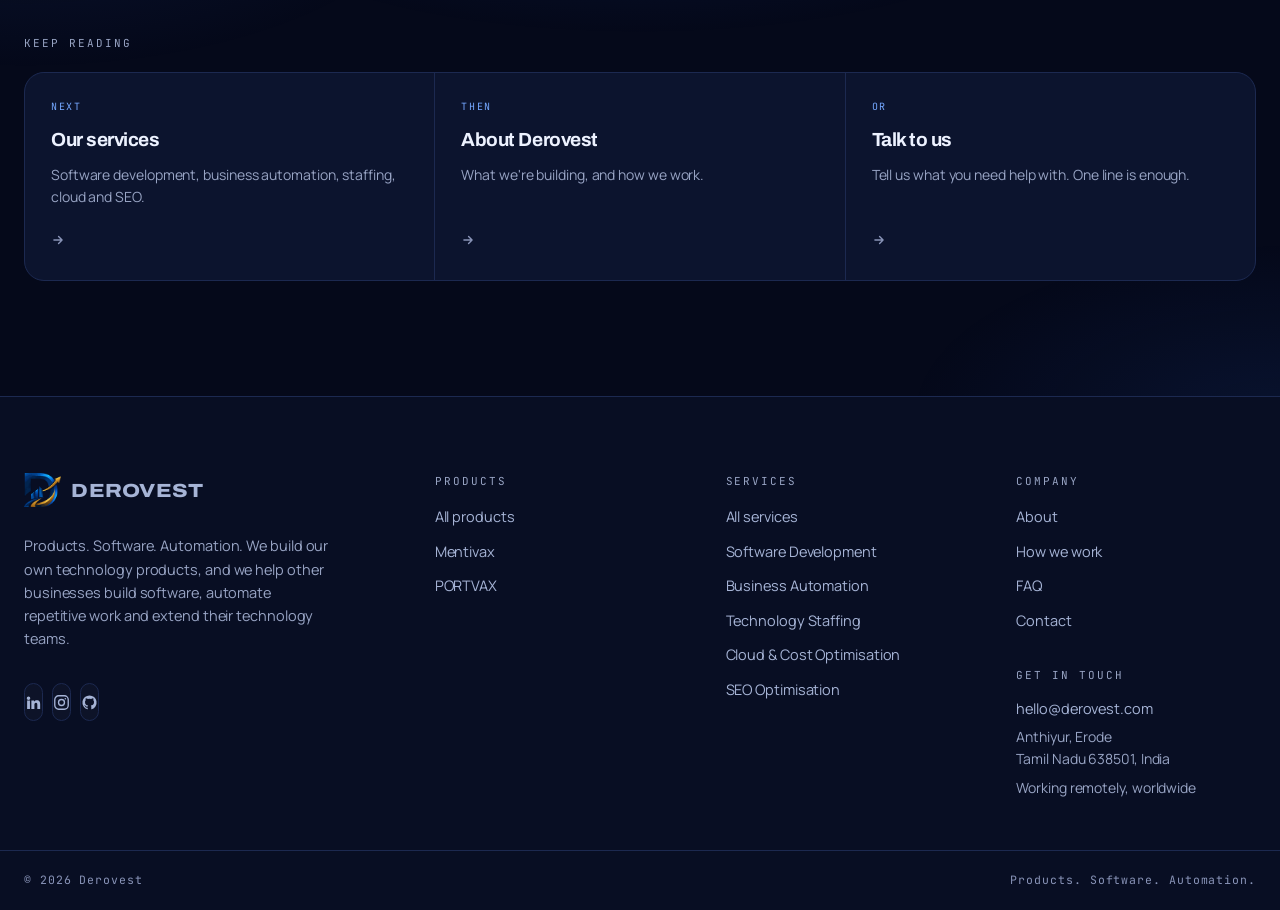
<file: products.html>
<!doctype html>
<html lang="en">
<head>
<meta charset="utf-8">
<meta name="viewport" content="width=device-width, initial-scale=1">
<title>Products Built by Derovest — Mentivax & PORTVAX</title>
<meta name="description" content="Mentivax is school management software. PORTVAX is a no-code trading-strategy platform. Both are built, owned and run by Derovest, not by a client.">
<link rel="canonical" href="https://www.derovest.com/products">
<meta name="robots" content="index, follow, max-image-preview:large, max-snippet:-1, max-video-preview:-1">
<link rel="alternate" hreflang="en" href="https://www.derovest.com/products">
<link rel="alternate" hreflang="x-default" href="https://www.derovest.com/products">
<meta name="author" content="Derovest">

<meta property="og:type" content="website">
<meta property="og:site_name" content="Derovest">
<meta property="og:locale" content="en_GB">
<meta property="og:title" content="Products built by Derovest">
<meta property="og:description" content="Mentivax for schools, PORTVAX for traders — technology Derovest builds, owns and runs itself.">
<meta property="og:url" content="https://www.derovest.com/products">
<meta property="og:image" content="https://www.derovest.com/og.png">
<meta property="og:image:width" content="1200">
<meta property="og:image:height" content="630">
<meta property="og:image:type" content="image/png">
<meta property="og:image:alt" content="Derovest — technology products, software solutions, business automation.">
<meta name="twitter:card" content="summary_large_image">
<meta name="twitter:title" content="Products built by Derovest">
<meta name="twitter:description" content="Mentivax for schools, PORTVAX for traders — technology Derovest builds, owns and runs itself.">
<meta name="twitter:image" content="https://www.derovest.com/og.png">
<meta name="twitter:image:alt" content="Derovest — technology products, software solutions, business automation.">

<link rel="icon" href="/favicon.ico" sizes="16x16 32x32 48x48">
<link rel="icon" href="/favicon-96.png" type="image/png" sizes="96x96">
<link rel="apple-touch-icon" href="/apple-touch-icon.png">
<link rel="manifest" href="/site.webmanifest">
<meta name="theme-color" content="#05091A">
<meta name="color-scheme" content="dark">

<link rel="preload" as="font" type="font/woff2" href="/assets/fonts/archivo.woff2?v=de2f1fe817" crossorigin>
<link rel="preload" as="font" type="font/woff2" href="/assets/fonts/manrope.woff2?v=938c6e8019" crossorigin>
<link rel="stylesheet" href="/assets/style.css?v=26705de4d4">
<noscript><style>.rv,[data-stagger]>*,.auto-task,.auto-pipe .pstep{opacity:1;transform:none}.spine .tick,.timeline::before{transform:scaleX(1)}.dg-bar{transform:scaleY(1)}.mock .equity{stroke-dashoffset:0}.mock .equity-fill{opacity:1}.switch-panels{display:block}.switch-panel{opacity:1;visibility:visible;transform:none;border-bottom:1px solid var(--line)}.switch-list{display:none}</style></noscript>
<script src="/assets/site.js?v=5abf54484c" defer></script>

<script type="application/ld+json">
{
  "@context": "https://schema.org",
  "@graph": [
    {
      "@type": "Organization",
      "@id": "https://www.derovest.com/#organization",
      "name": "Derovest",
      "sameAs": [
        "https://www.linkedin.com/company/derovest",
        "https://www.instagram.com/derovest.in",
        "https://github.com/derovest",
        "https://www.crunchbase.com/organization/derovest"
      ],
      "address": {
        "@type": "PostalAddress",
        "streetAddress": "Anthiyur Colony",
        "addressLocality": "Anthiyur, Erode",
        "addressRegion": "Tamil Nadu",
        "postalCode": "638501",
        "addressCountry": "IN"
      },
      "brand": [
        {
          "@type": "Brand",
          "name": "Mentivax",
          "sameAs": "https://www.mentivax.com"
        },
        {
          "@type": "Brand",
          "name": "PORTVAX"
        }
      ],
      "url": "https://www.derovest.com/",
      "logo": {
        "@type": "ImageObject",
        "@id": "https://www.derovest.com/#logo",
        "url": "https://www.derovest.com/icon-512.png",
        "width": 512,
        "height": 512,
        "caption": "Derovest"
      },
      "image": "https://www.derovest.com/og.png",
      "description": "Derovest is a technology company. We build our own products — Mentivax and PORTVAX — and provide technology services: software development, technology staffing, and business automation.",
      "slogan": "Building technology. Delivering solutions.",
      "email": "hello@derovest.com",
      "telephone": "+91-63816-41340",
      "areaServed": {
        "@type": "Place",
        "name": "Worldwide"
      },
      "contactPoint": [
        {
          "@type": "ContactPoint",
          "contactType": "sales",
          "email": "hello@derovest.com",
          "telephone": "+91-63816-41340",
          "availableLanguage": [
            "en"
          ],
          "areaServed": "Worldwide",
          "url": "https://www.derovest.com/contact"
        }
      ],
      "knowsAbout": [
        "Mentivax",
        "PORTVAX",
        "Software development",
        "Custom software development",
        "MVP development",
        "Technology staffing",
        "Contract staffing",
        "Technical screening",
        "Business process automation",
        "Workflow automation",
        "Product development"
      ],
      "makesOffer": [
        {
          "@type": "Offer",
          "url": "https://www.derovest.com/services/software-development",
          "itemOffered": {
            "@type": "Service",
            "@id": "https://www.derovest.com/services/software-development#service",
            "name": "Software Development",
            "description": "Build what you need without building a large development team from scratch."
          }
        },
        {
          "@type": "Offer",
          "url": "https://www.derovest.com/services/technology-staffing",
          "itemOffered": {
            "@type": "Service",
            "@id": "https://www.derovest.com/services/technology-staffing#service",
            "name": "Technology Staffing",
            "description": "Technology talent through contract and hiring models, screened by people who can read code."
          }
        },
        {
          "@type": "Offer",
          "url": "https://www.derovest.com/services/business-automation",
          "itemOffered": {
            "@type": "Service",
            "@id": "https://www.derovest.com/services/business-automation#service",
            "name": "Business Automation",
            "description": "If your team repeatedly does the same manual task, we can look at whether technology can do it instead."
          }
        },
        {
          "@type": "Offer",
          "url": "https://www.derovest.com/services/seo",
          "itemOffered": {
            "@type": "Service",
            "@id": "https://www.derovest.com/services/seo#service",
            "name": "SEO Optimisation",
            "description": "Get found for what you actually sell, and know which pages are doing the work."
          }
        },
        {
          "@type": "Offer",
          "url": "https://www.derovest.com/services/server-cost-reduction",
          "itemOffered": {
            "@type": "Service",
            "@id": "https://www.derovest.com/services/server-cost-reduction#service",
            "name": "Server Cost Reduction",
            "description": "Cut what your infrastructure costs, with changes staged so your service stays up."
          }
        }
      ]
    },
    {
      "@type": "WebSite",
      "@id": "https://www.derovest.com/#website",
      "url": "https://www.derovest.com/",
      "name": "Derovest",
      "description": "Technology products, software development, technology staffing and business automation.",
      "publisher": {
        "@id": "https://www.derovest.com/#organization"
      },
      "inLanguage": "en"
    },
    {
      "@type": "WebPage",
      "@id": "https://www.derovest.com/products#webpage",
      "url": "https://www.derovest.com/products",
      "name": "Products Built by Derovest — Mentivax & PORTVAX",
      "description": "Mentivax is school management software. PORTVAX is a no-code trading-strategy platform. Both are built, owned and run by Derovest, not by a client.",
      "isPartOf": {
        "@id": "https://www.derovest.com/#website"
      },
      "about": {
        "@id": "https://www.derovest.com/#organization"
      },
      "breadcrumb": {
        "@id": "https://www.derovest.com/products#breadcrumb"
      },
      "inLanguage": "en"
    },
    {
      "@type": "BreadcrumbList",
      "@id": "https://www.derovest.com/products#breadcrumb",
      "itemListElement": [
        {
          "@type": "ListItem",
          "position": 1,
          "name": "Home",
          "item": "https://www.derovest.com/"
        },
        {
          "@type": "ListItem",
          "position": 2,
          "name": "Products",
          "item": "https://www.derovest.com/products"
        }
      ]
    },
    {
      "@type": "ItemList",
      "@id": "https://www.derovest.com/products#list",
      "name": "Derovest products",
      "itemListElement": [
        {
          "@type": "ListItem",
          "position": 1,
          "name": "Mentivax",
          "url": "https://www.derovest.com/products/mentivax"
        },
        {
          "@type": "ListItem",
          "position": 2,
          "name": "PORTVAX",
          "url": "https://www.derovest.com/products/portvax"
        }
      ]
    }
  ]
}
</script>
</head>
<body>
<a class="skip" href="#main">Skip to content</a>
<header class="nav" id="nav">
  <div class="wrap nav-in">
    <a class="brand" href="/" aria-label="Derovest — home"><img class="mark" src="/assets/logo.png" alt="" width="208" height="190" fetchpriority="high" decoding="async"><b>DEROVEST</b></a>
    <nav class="nav-links" id="nav-links" aria-label="Primary">
      <a href="/" data-nav="/">Home</a>
      <div class="nav-item">
        <a href="/products" data-nav="/products" aria-current="page">Products <svg width="11" height="11" viewBox="0 0 24 24" fill="none" stroke="currentColor" stroke-width="3" stroke-linecap="round" stroke-linejoin="round" aria-hidden="true"><path d="m6 9 6 6 6-6"/></svg></a>
        <div class="mega">
          <div class="mega-grid mega-2">
            <a class="mega-link" href="/products/mentivax"><span class="ic">M</span><span class="txt"><b>Mentivax</b><span>School management and growth platform. Less paperwork, more teaching.</span></span></a>
            <a class="mega-link is-gold" href="/products/portvax"><span class="ic">P</span><span class="txt"><b>PORTVAX<span class="soon">Upcoming</span></b><span>Build, backtest and automate trading strategies — without writing code. In beta.</span></span></a>
          </div>
          <div class="mega-foot">
            <p>Two products Derovest builds, owns and runs itself.</p>
            <a class="more" href="/products">All products <svg width="14" height="14" viewBox="0 0 24 24" fill="none" stroke="currentColor" stroke-width="2.5" stroke-linecap="round" stroke-linejoin="round" aria-hidden="true"><path d="M5 12h14M13 6l6 6-6 6"/></svg></a>
          </div>
        </div>
      </div>
      <div class="nav-item">
        <a href="/services" data-nav="/services">Services <svg width="11" height="11" viewBox="0 0 24 24" fill="none" stroke="currentColor" stroke-width="3" stroke-linecap="round" stroke-linejoin="round" aria-hidden="true"><path d="m6 9 6 6 6-6"/></svg></a>
        <div class="mega">
          <div class="mega-grid mega-2">
            <a class="mega-link" href="/services/software-development"><span class="ic">01</span><span class="txt"><b>Software Development</b><span>Web apps, SaaS, mobile, APIs and MVPs — without building a team first.</span></span></a>
            <a class="mega-link" href="/services/business-automation"><span class="ic">02</span><span class="txt"><b>Business Automation</b><span>Stop paying people to repeat the same task every week.</span></span></a>
            <a class="mega-link" href="/services/technology-staffing"><span class="ic">03</span><span class="txt"><b>Technology Staffing</b><span>Contract professionals and hiring support, screened by engineers.</span></span></a>
            <a class="mega-link" href="/services/server-cost-reduction"><span class="ic">04</span><span class="txt"><b>Cloud &amp; Cost Optimisation</b><span>Spend less keeping your software running, with nothing going dark.</span></span></a>
            <a class="mega-link" href="/services/seo"><span class="ic">05</span><span class="txt"><b>SEO Optimisation</b><span>Get found for what you actually sell.</span></span></a>
            <a class="mega-link is-gold" href="/services#how-we-work"><span class="ic">→</span><span class="txt"><b>How we work</b><span>Four steps, written scope, transparent pricing, clean handover.</span></span></a>
          </div>
          <div class="mega-foot">
            <p>Not sure which one you need? Describe the problem, not the solution.</p>
            <a class="more" href="/contact">Talk to Derovest <svg width="14" height="14" viewBox="0 0 24 24" fill="none" stroke="currentColor" stroke-width="2.5" stroke-linecap="round" stroke-linejoin="round" aria-hidden="true"><path d="M5 12h14M13 6l6 6-6 6"/></svg></a>
          </div>
        </div>
      </div>
      <a href="/services#how-we-work" data-nav="/how">How we work</a>
      <a href="/about" data-nav="/about">About</a>
      <a href="/contact" data-nav="/contact">Contact</a>
      <div class="nav-mob-cta">
        <a class="btn btn-primary" href="/contact">Talk to Derovest <svg width="15" height="15" viewBox="0 0 24 24" fill="none" stroke="currentColor" stroke-width="2.4" stroke-linecap="round" stroke-linejoin="round" aria-hidden="true"><path d="M5 12h14M13 6l6 6-6 6"/></svg></a>
      </div>
      <div class="nav-mob-meta">
        <a href="/faq">FAQ</a>
        <a href="https://www.linkedin.com/company/derovest" rel="me noopener" target="_blank">LinkedIn</a>
        <a href="https://www.instagram.com/derovest.in" rel="me noopener" target="_blank">Instagram</a>
        <a href="https://github.com/derovest" rel="me noopener" target="_blank">GitHub</a>
      </div>
    </nav>
    <a class="btn btn-primary btn-sm nav-cta" href="/contact">Talk to Derovest</a>
    <button class="nav-toggle" id="nav-toggle" type="button" aria-label="Open menu" aria-expanded="false" aria-controls="nav-links">
      <svg class="bars" width="18" height="18" viewBox="0 0 24 24" fill="none" stroke="currentColor" stroke-width="2.2" stroke-linecap="round" aria-hidden="true"><path d="M3 6h18M3 12h18M3 18h18"/></svg>
      <svg class="ex" width="18" height="18" viewBox="0 0 24 24" fill="none" stroke="currentColor" stroke-width="2.2" stroke-linecap="round" aria-hidden="true"><path d="M18 6 6 18M6 6l12 12"/></svg>
    </button>
  </div>
</header>
<main id="main">

<section class="page-hero">
  <div class="wrap page-hero-in solo">
    <nav class="crumbs" aria-label="Breadcrumb">
      <ol>
        <li><a href="/">Home</a></li>
        <li><span aria-current="page">Products</span></li>
      </ol>
    </nav>
    <div class="eyebrow" style="margin:26px 0 -6px"><span class="bar"></span><span class="code-label">Built, owned and run by Derovest</span></div>
    <h1>What products<br>does Derovest build?</h1>
    <p class="lede"><b>Two, and we own both.</b> <b>Mentivax</b> is a school management and growth platform. <b>PORTVAX</b> is a no-code platform for building, backtesting and automating trading strategies, and is currently <b>in beta</b>. Both are our own technology, separate from the work we do for clients.</p>
    <div class="cta-row">
      <a class="btn btn-primary btn-lg magnetic" href="/contact">Ask about a product <svg width="16" height="16" viewBox="0 0 24 24" fill="none" stroke="currentColor" stroke-width="2.4" stroke-linecap="round" stroke-linejoin="round" aria-hidden="true"><path d="M5 12h14M13 6l6 6-6 6"/></svg></a>
      <a class="btn btn-ghost btn-lg" href="/services">See our services</a>
    </div>
  </div>
</section>

<div class="showcase">
  <article class="show-item" id="mentivax">
    <div class="wrap show-in">
      <div class="show-copy rv">
        <span class="idx">Product 01 — for schools</span>
        <h2>Mentivax</h2>
        <p class="role">School Management &amp; Growth Platform</p>
        <p class="slogan">“Less paperwork, more teaching.”</p>
        <p>Fees, students, attendance, staff and parent communication in one place, instead of spread across spreadsheets, registers and someone's memory. You ask for what you need in plain language, and it answers.</p>
        <div class="show-mods">
          <span>Students</span><span>Attendance</span><span>Fees</span><span>Payroll</span><span>Reports</span><span>WhatsApp</span>
        </div>
        <div class="show-cta">
          <a class="btn btn-primary" href="/products/mentivax">Explore Mentivax <svg width="15" height="15" viewBox="0 0 24 24" fill="none" stroke="currentColor" stroke-width="2.4" stroke-linecap="round" stroke-linejoin="round" aria-hidden="true"><path d="M5 12h14M13 6l6 6-6 6"/></svg></a>
          <a class="btn btn-ghost" href="https://mentivax.com/" target="_blank" rel="noopener">mentivax.com</a>
        </div>
      </div>
      <div class="mock mock-light rv" aria-hidden="true">
        <div class="mock-bar"><span class="mock-dots"><i></i><i></i><i></i></span><span class="mock-url">mentivax.com/dashboard</span></div>
        <div class="mock-body">
          <div class="m-head"><span class="logo">M</span><b>Mentivax</b><span class="term">Term 2 · Grade 8-A</span></div>
          <div class="m-stats">
            <div class="m-stat"><div class="l">Students</div><div class="v">412</div></div>
            <div class="m-stat"><div class="l">Present today</div><div class="v">396<em>96%</em></div></div>
            <div class="m-stat"><div class="l">Fees pending</div><div class="v">18</div></div>
          </div>
          <div class="m-rows">
            <div class="m-row"><span class="who">Aarthi Venkatesh</span><span class="cls">8-A</span><span class="m-pill paid">Fees paid</span></div>
            <div class="m-row"><span class="who">Rahul Krishnan</span><span class="cls">8-A</span><span class="m-pill due">Due 12 Apr</span></div>
            <div class="m-row"><span class="who">Meera Suresh</span><span class="cls">8-B</span><span class="m-pill present">Present</span></div>
          </div>
          <p class="m-note">Illustrative interface with sample data — not a real school's records.</p>
        </div>
      </div>
    </div>
  </article>

  <article class="show-item" id="portvax">
    <div class="wrap show-in">
      <div class="show-copy rv">
        <div class="idx-row"><span class="idx">Product 02 — for traders</span><span class="tag gold">Upcoming · in beta</span></div>
        <h2>PORTVAX</h2>
        <p class="role">Trading strategy platform</p>
        <p class="slogan">“Build. Backtest. Trade — your way.”</p>
        <p>Build a strategy visually, test it against historical data, run it on paper in live market conditions, then automate it through your own broker. No code, and the logic stays yours. <b>PORTVAX is in beta</b> — early access is open, and several parts are still landing.</p>
        <div class="show-mods">
          <span>Build strategy</span><span>Backtest</span><span>Paper trade</span><span>Connect brokers</span><span>Automate</span>
        </div>
        <div class="show-cta">
          <a class="btn btn-gold" href="/products/portvax">Explore PORTVAX <svg width="15" height="15" viewBox="0 0 24 24" fill="none" stroke="currentColor" stroke-width="2.4" stroke-linecap="round" stroke-linejoin="round" aria-hidden="true"><path d="M5 12h14M13 6l6 6-6 6"/></svg></a>
          <a class="btn btn-ghost" href="https://portvax.com/" target="_blank" rel="noopener">portvax.com</a>
        </div>
      </div>
      <div class="mock mock-dark rv" aria-hidden="true">
        <div class="mock-bar"><span class="mock-dots"><i></i><i></i><i></i></span><span class="mock-url">portvax.com/strategy/backtest</span></div>
        <div class="mock-body">
          <div class="p-head"><span class="logo">P</span><b>PORTVAX</b><span class="mode">Paper trading</span></div>
          <div class="p-flow">
            <span class="p-node">BUILD</span><i>→</i><span class="p-node">BACKTEST</span><i>→</i><span class="p-node">PAPER</span><i>→</i><span class="p-node">BROKER</span>
          </div>
          <div class="p-chart">
            <svg viewBox="0 0 440 150" preserveAspectRatio="none" role="presentation">
              <defs><linearGradient id="eqFill" x1="0" y1="0" x2="0" y2="1"><stop offset="0%" stop-color="#4C8DFF" stop-opacity=".34"/><stop offset="100%" stop-color="#4C8DFF" stop-opacity="0"/></linearGradient></defs>
              <line class="grid-l" x1="0" y1="36" x2="440" y2="36"/>
              <line class="grid-l" x1="0" y1="75" x2="440" y2="75"/>
              <line class="grid-l" x1="0" y1="114" x2="440" y2="114"/>
              <path class="equity-fill" d="M0 126 L36 112 L74 118 L112 92 L150 99 L188 74 L226 82 L264 58 L302 66 L340 44 L378 52 L416 30 L440 26 L440 150 L0 150 Z"/>
              <path class="bench" d="M0 130 L74 124 L150 118 L226 108 L302 100 L378 90 L440 84"/>
              <path class="equity" d="M0 126 L36 112 L74 118 L112 92 L150 99 L188 74 L226 82 L264 58 L302 66 L340 44 L378 52 L416 30 L440 26"/>
            </svg>
          </div>
          <div class="p-stats">
            <div class="p-stat"><div class="l">Period tested</div><div class="v">10 yrs</div></div>
            <div class="p-stat"><div class="l">Execution</div><div class="v">Isolated</div></div>
            <div class="p-stat"><div class="l">Strategy</div><div class="v">Exportable</div></div>
          </div>
          <p class="p-note">Illustrative interface. Backtesting is a test against historical data, not a prediction — PORTVAX makes no return claims.</p>
        </div>
      </div>
    </div>
  </article>
</div>

<section class="band rule">
  <div class="wrap spine">
    <div class="gutter-col"><div class="stick"><span class="tick"></span><span class="code-label">§01<br>Why we build</span></div></div>
    <div>
      <div class="band-head">
        <h2 class="rv">Why a services company<br>owns products.</h2>
        <p class="sec-lede rv">Building and running our own products means we carry the same decisions our clients do — what to build, what to leave out, and what breaks at two in the morning.</p>
      </div>
      <div class="cards rv" data-stagger>
        <div class="card">
          <span class="ic"><svg width="19" height="19" viewBox="0 0 24 24" fill="none" stroke="currentColor" stroke-width="1.9" stroke-linecap="round" stroke-linejoin="round" aria-hidden="true"><path d="M12 2 2 7l10 5 10-5z"/><path d="m2 17 10 5 10-5"/><path d="m2 12 10 5 10-5"/></svg></span>
          <h3>We make the trade-offs</h3>
          <p>Not just recommend them. When we say something is not worth building yet, it is because we have made that call on our own roadmap.</p>
        </div>
        <div class="card">
          <span class="ic"><svg width="19" height="19" viewBox="0 0 24 24" fill="none" stroke="currentColor" stroke-width="1.9" stroke-linecap="round" stroke-linejoin="round" aria-hidden="true"><path d="M3 3v18h18"/><path d="m7 15 4-4 3 3 5-6"/></svg></span>
          <h3>Product work feeds client work</h3>
          <p>What we learn running Mentivax and PORTVAX goes straight into the software we build for other people.</p>
        </div>
        <div class="card">
          <span class="ic"><svg width="19" height="19" viewBox="0 0 24 24" fill="none" stroke="currentColor" stroke-width="1.9" stroke-linecap="round" stroke-linejoin="round" aria-hidden="true"><path d="M17 21v-2a4 4 0 0 0-4-4H5a4 4 0 0 0-4 4v2"/><circle cx="9" cy="7" r="4"/><path d="M23 21v-2a4 4 0 0 0-3-3.87"/></svg></span>
          <h3>Close to real users</h3>
          <p>Schools and traders, with real complaints and real edge cases — not a requirements document written by somebody who will never use it.</p>
        </div>
      </div>

      <div class="close-cta rv">
        <div>
          <h2>Want to know more about a product?</h2>
          <p>Ask us directly and you'll get a straight answer about what it does today, what is still coming, and whether it fits what you need.</p>
        </div>
        <a class="btn btn-primary magnetic" href="/contact">Ask about a product <svg width="15" height="15" viewBox="0 0 24 24" fill="none" stroke="currentColor" stroke-width="2.4" stroke-linecap="round" stroke-linejoin="round" aria-hidden="true"><path d="M5 12h14M13 6l6 6-6 6"/></svg></a>
      </div>
    </div>
  </div>
</section>

<section class="band rule">
  <div class="wrap">
    <span class="code-label">Keep reading</span>
    <div class="next rv" style="margin-top:18px">
      <a href="/services"><span class="k">Next</span><b>Our services</b><p>Software development, business automation, staffing, cloud and SEO.</p><span class="arw"><svg width="14" height="14" viewBox="0 0 24 24" fill="none" stroke="currentColor" stroke-width="2.4" stroke-linecap="round" stroke-linejoin="round" aria-hidden="true"><path d="M5 12h14M13 6l6 6-6 6"/></svg></span></a>
      <a href="/about"><span class="k">Then</span><b>About Derovest</b><p>What we're building, and how we work.</p><span class="arw"><svg width="14" height="14" viewBox="0 0 24 24" fill="none" stroke="currentColor" stroke-width="2.4" stroke-linecap="round" stroke-linejoin="round" aria-hidden="true"><path d="M5 12h14M13 6l6 6-6 6"/></svg></span></a>
      <a href="/contact"><span class="k">Or</span><b>Talk to us</b><p>Tell us what you need help with. One line is enough.</p><span class="arw"><svg width="14" height="14" viewBox="0 0 24 24" fill="none" stroke="currentColor" stroke-width="2.4" stroke-linecap="round" stroke-linejoin="round" aria-hidden="true"><path d="M5 12h14M13 6l6 6-6 6"/></svg></span></a>
    </div>
  </div>
</section>

</main>
<footer class="foot">
  <div class="wrap foot-in">
    <div class="foot-col foot-brand">
      <a class="brand" href="/" aria-label="Derovest — home"><img class="mark" src="/assets/logo.png" alt="" width="208" height="190" loading="lazy" decoding="async"><b>DEROVEST</b></a>
      <p>Products. Software. Automation. We build our own technology products, and we help other businesses build software, automate repetitive work and extend their technology teams.</p>
      <div class="foot-social">
        <a href="https://www.linkedin.com/company/derovest" rel="me noopener" target="_blank" aria-label="Derovest on LinkedIn" title="LinkedIn"><svg width="17" height="17" viewBox="0 0 24 24" fill="currentColor" aria-hidden="true"><path d="M4.98 3.5a2.5 2.5 0 1 1 0 5 2.5 2.5 0 0 1 0-5zM3 9h4v12H3zM9 9h3.8v1.7h.05c.53-.95 1.83-1.95 3.77-1.95 4.03 0 4.78 2.5 4.78 5.75V21h-4v-5.6c0-1.34-.03-3.07-1.9-3.07-1.9 0-2.2 1.46-2.2 2.97V21H9z"/></svg></a>
        <a href="https://www.instagram.com/derovest.in" rel="me noopener" target="_blank" aria-label="Derovest on Instagram" title="Instagram"><svg width="17" height="17" viewBox="0 0 24 24" fill="none" stroke="currentColor" stroke-width="1.9" aria-hidden="true"><rect x="2.5" y="2.5" width="19" height="19" rx="5.5"/><circle cx="12" cy="12" r="4.2"/><circle cx="17.4" cy="6.6" r="1.1" fill="currentColor" stroke="none"/></svg></a>
        <a href="https://github.com/derovest" rel="me noopener" target="_blank" aria-label="Derovest on GitHub" title="GitHub"><svg width="17" height="17" viewBox="0 0 24 24" fill="currentColor" aria-hidden="true"><path d="M12 2a10 10 0 0 0-3.16 19.49c.5.09.68-.22.68-.48l-.01-1.7c-2.78.6-3.37-1.34-3.37-1.34-.45-1.16-1.11-1.47-1.11-1.47-.91-.62.07-.61.07-.61 1 .07 1.53 1.03 1.53 1.03.9 1.53 2.36 1.09 2.94.83.09-.65.35-1.09.63-1.34-2.22-.25-4.55-1.11-4.55-4.94 0-1.09.39-1.98 1.03-2.68-.1-.25-.45-1.27.1-2.64 0 0 .84-.27 2.75 1.02a9.5 9.5 0 0 1 5 0c1.91-1.29 2.75-1.02 2.75-1.02.55 1.37.2 2.39.1 2.64.64.7 1.03 1.59 1.03 2.68 0 3.84-2.34 4.68-4.57 4.93.36.31.68.92.68 1.85l-.01 2.75c0 .27.18.58.69.48A10 10 0 0 0 12 2z"/></svg></a>
      </div>
    </div>
    <nav class="foot-col" aria-label="Products">
      <span class="code-label">Products</span>
      <a href="/products">All products</a>
      <a href="/products/mentivax">Mentivax</a>
      <a href="/products/portvax">PORTVAX</a>
    </nav>
    <nav class="foot-col" aria-label="Services">
      <span class="code-label">Services</span>
      <a href="/services">All services</a>
      <a href="/services/software-development">Software Development</a>
      <a href="/services/business-automation">Business Automation</a>
      <a href="/services/technology-staffing">Technology Staffing</a>
      <a href="/services/server-cost-reduction">Cloud &amp; Cost Optimisation</a>
      <a href="/services/seo">SEO Optimisation</a>
    </nav>
    <div class="foot-col">
      <span class="code-label">Company</span>
      <a href="/about">About</a>
      <a href="/services#how-we-work">How we work</a>
      <a href="/faq">FAQ</a>
      <a href="/contact">Contact</a>
      <div class="foot-contact">
        <span class="code-label" style="margin-bottom:6px">Get in touch</span>
        <a href="/contact">hello@derovest.com</a>
        <span>Anthiyur, Erode<br>Tamil Nadu 638501, India</span>
        <span>Working remotely, worldwide</span>
      </div>
    </div>
  </div>
  <div class="wrap foot-bottom">
    <span>© <span id="year">2026</span> Derovest</span>
    <span class="sep">Products. Software. Automation.</span>
  </div>
</footer>
</body>
</html>
</file>
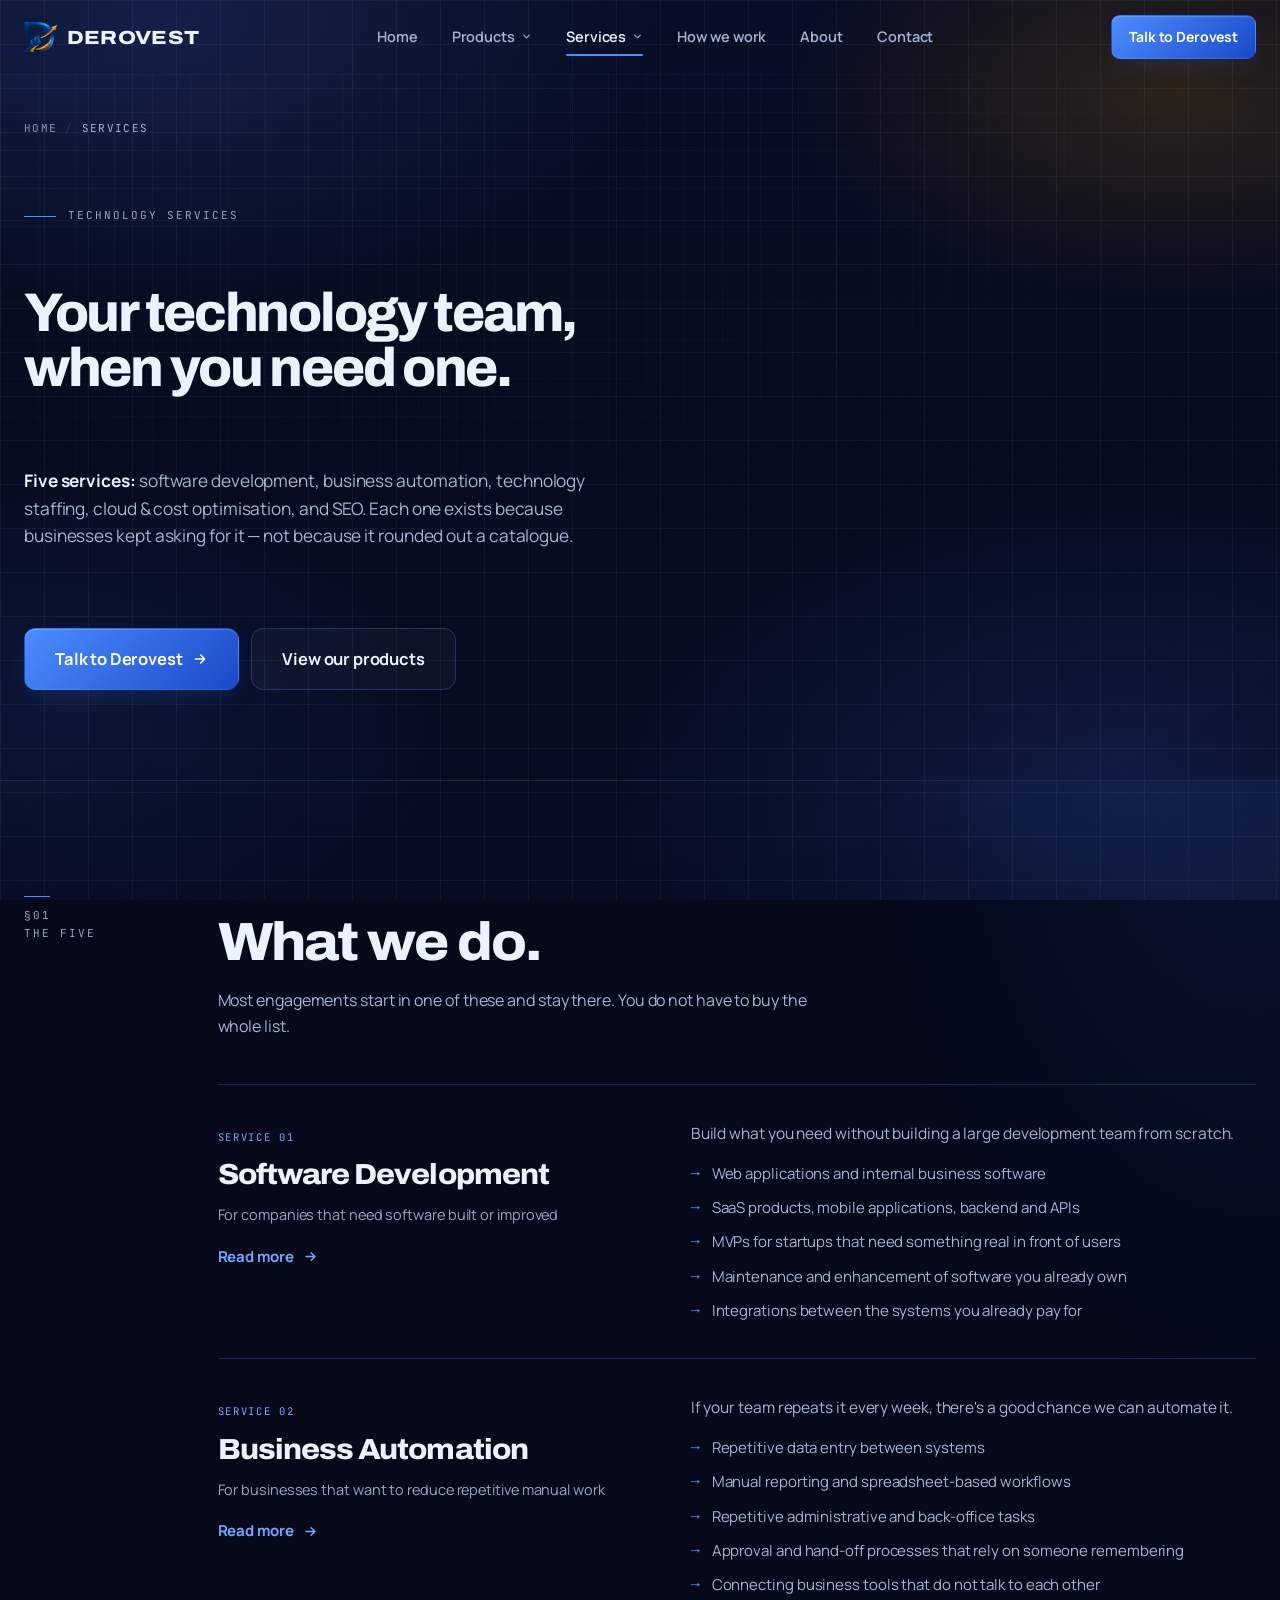
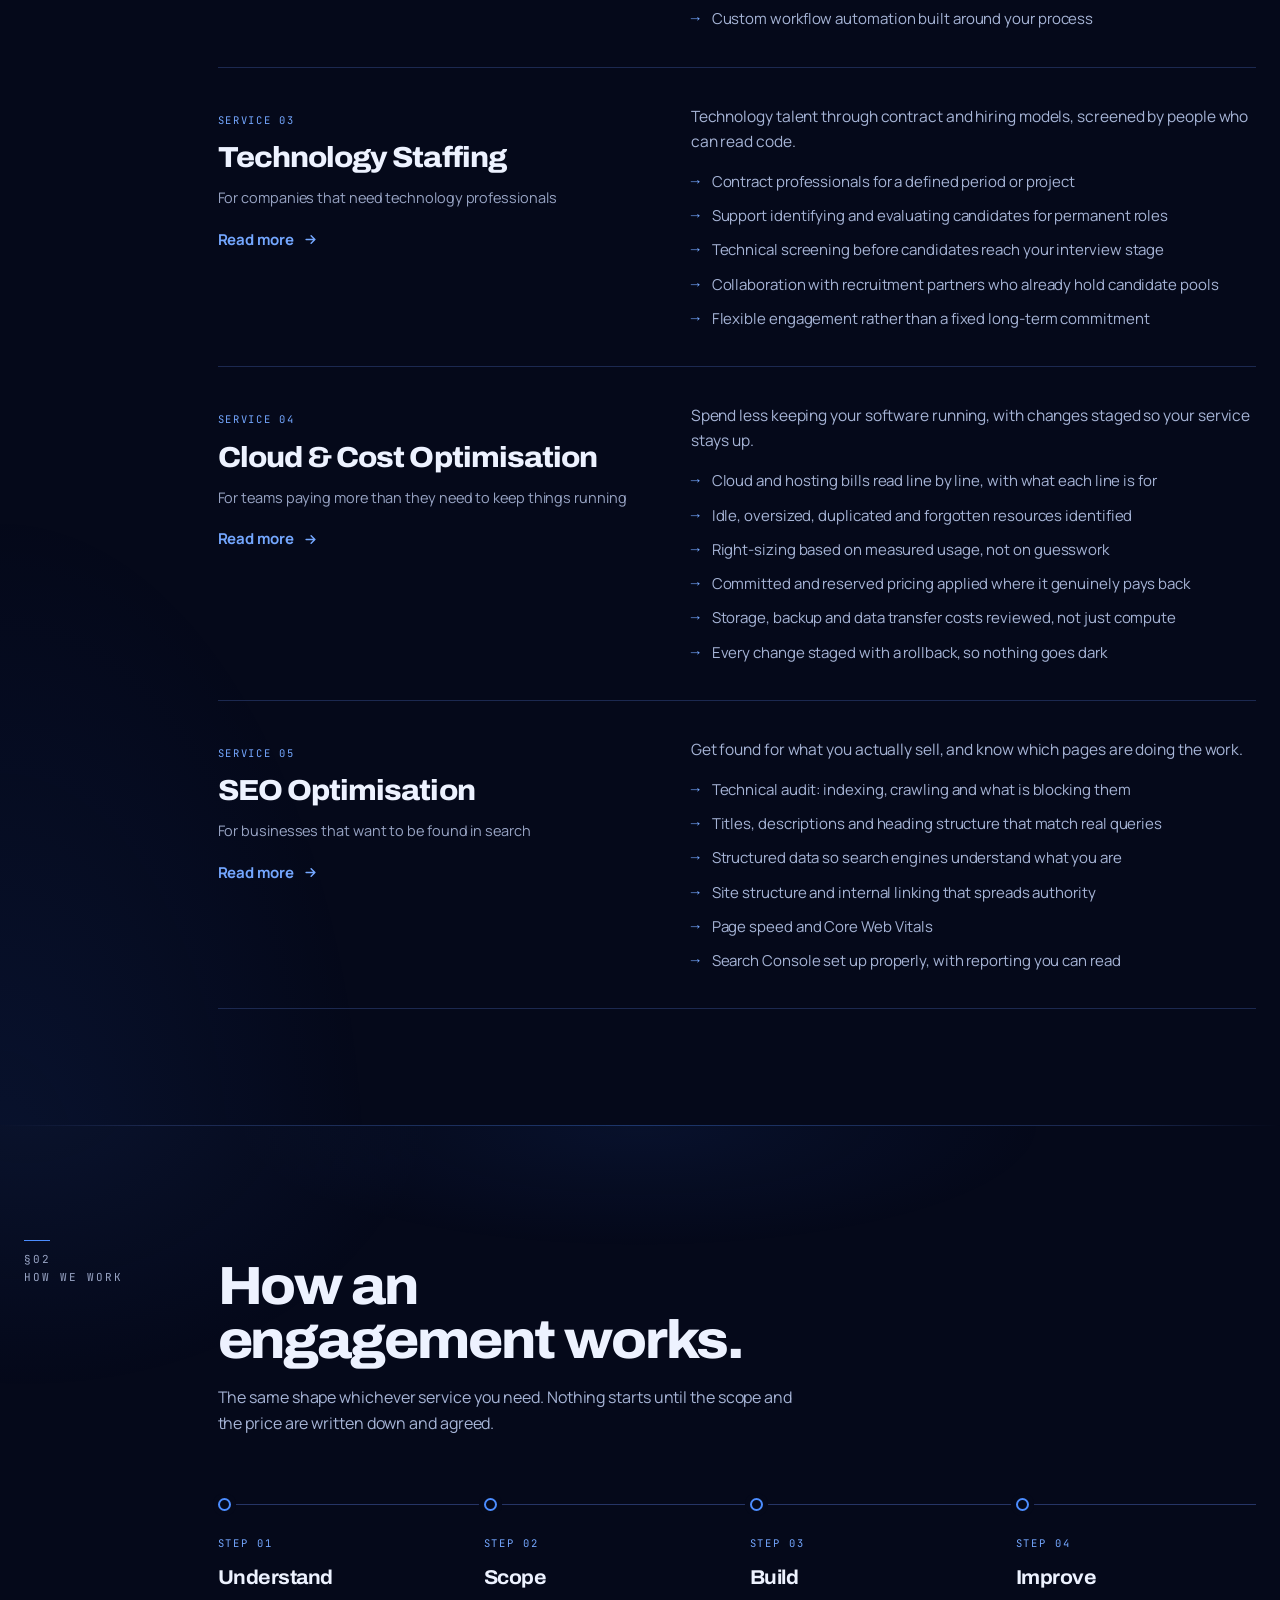
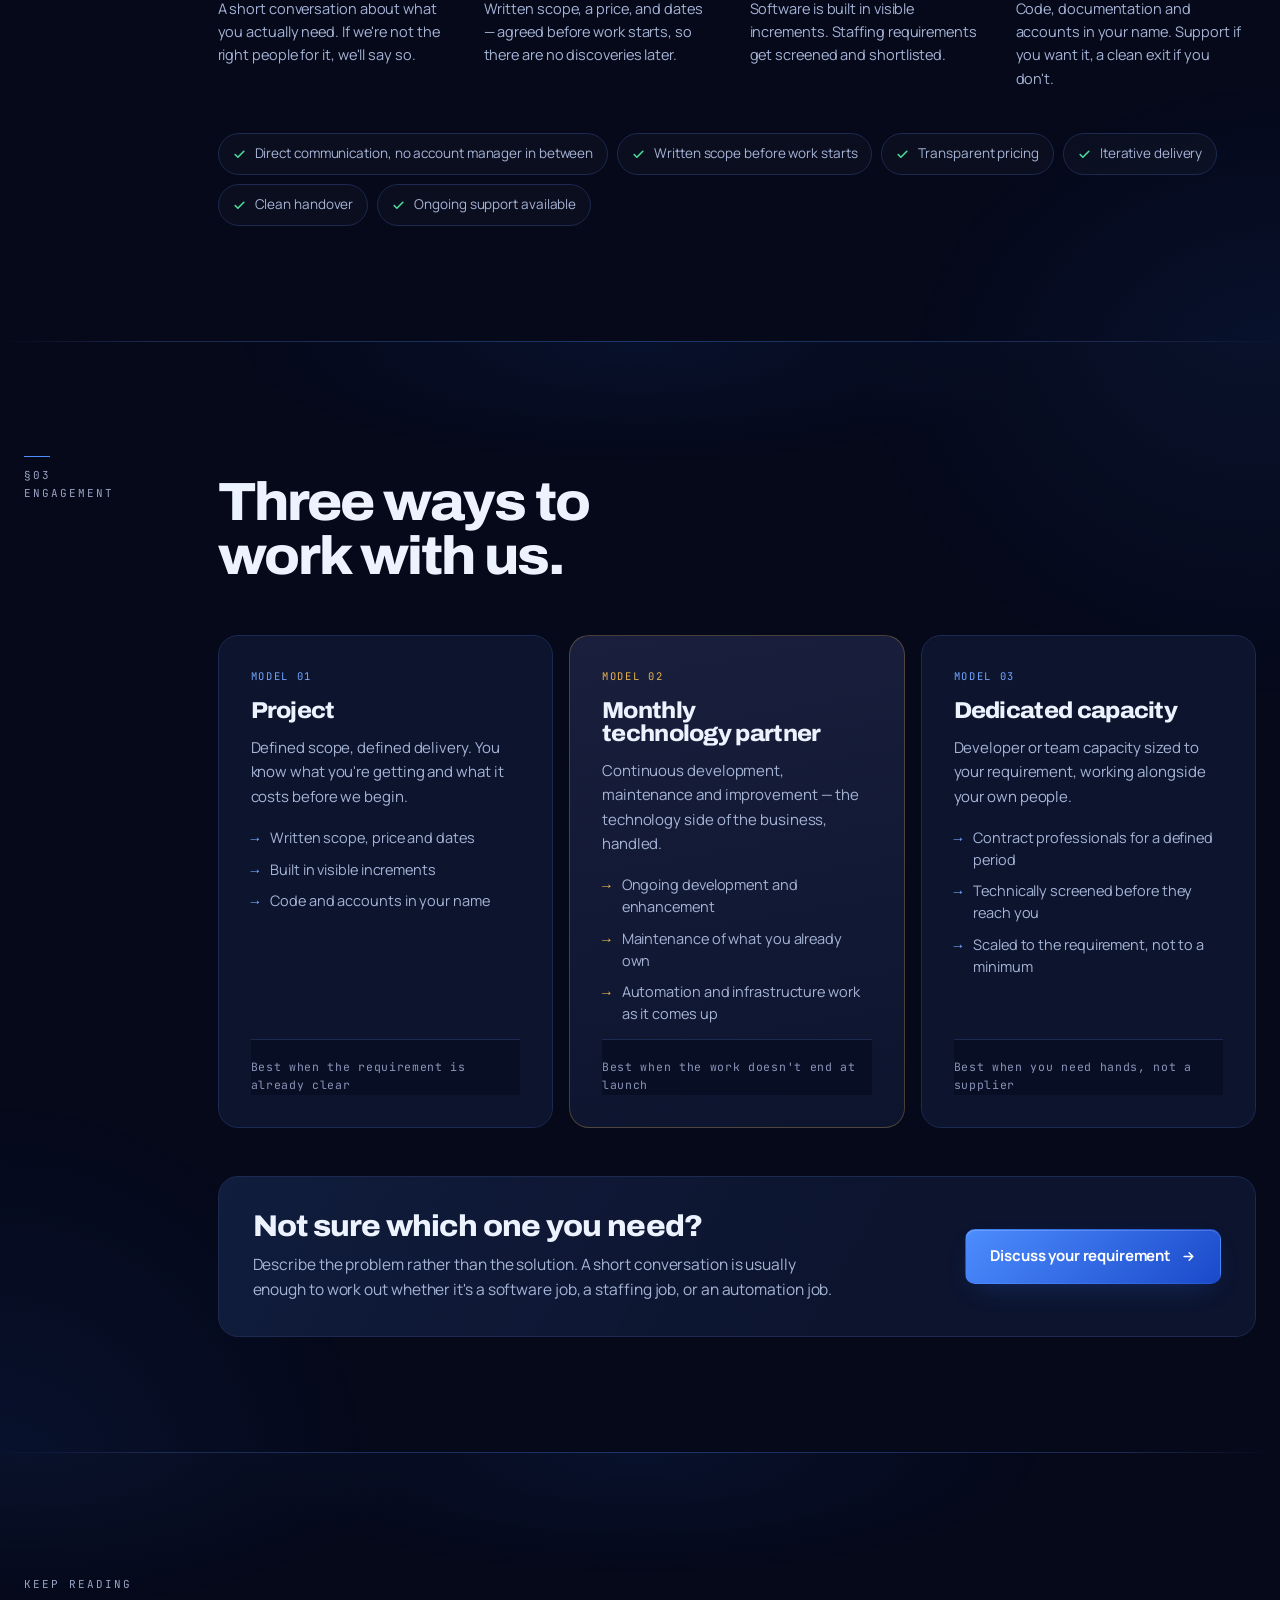
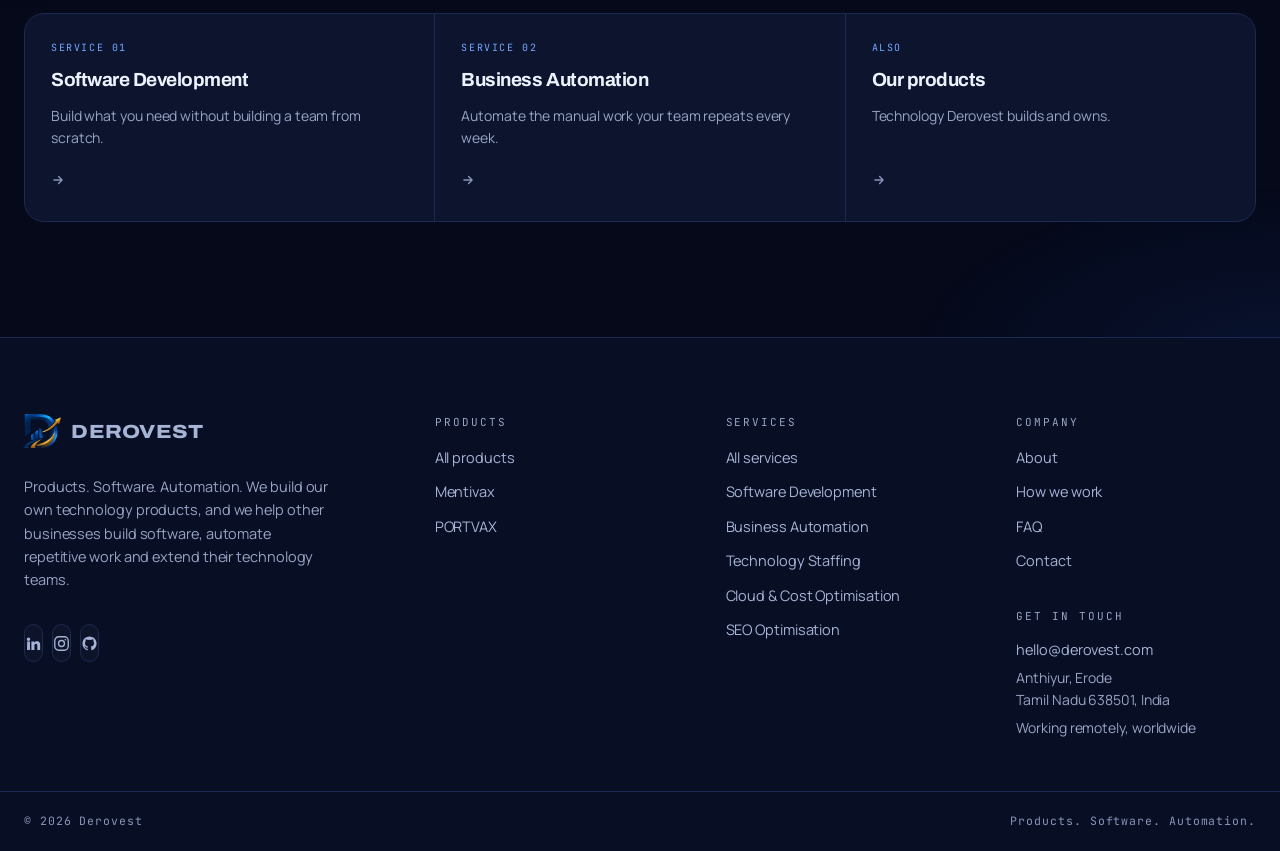
<file: services.html>
<!doctype html>
<html lang="en">
<head>
<meta charset="utf-8">
<meta name="viewport" content="width=device-width, initial-scale=1">
<title>Derovest Services — Software, SEO, Staffing & Automation</title>
<meta name="description" content="Five services from Derovest: software development, technology staffing, business automation, SEO optimisation, and server cost reduction with no planned downtime.">
<link rel="canonical" href="https://www.derovest.com/services">
<meta name="robots" content="index, follow, max-image-preview:large, max-snippet:-1, max-video-preview:-1">
<link rel="alternate" hreflang="en" href="https://www.derovest.com/services">
<link rel="alternate" hreflang="x-default" href="https://www.derovest.com/services">
<meta name="author" content="Derovest">

<meta property="og:type" content="website">
<meta property="og:site_name" content="Derovest">
<meta property="og:locale" content="en_GB">
<meta property="og:title" content="Technology services — software, staffing and automation">
<meta property="og:description" content="Software development, technology staffing and business automation. Scope and price agreed in writing before work starts.">
<meta property="og:url" content="https://www.derovest.com/services">
<meta property="og:image" content="https://www.derovest.com/og.png">
<meta property="og:image:width" content="1200">
<meta property="og:image:height" content="630">
<meta property="og:image:type" content="image/png">
<meta property="og:image:alt" content="Derovest — technology products, software solutions, business automation.">
<meta name="twitter:card" content="summary_large_image">
<meta name="twitter:title" content="Technology services — software, staffing and automation">
<meta name="twitter:description" content="Software development, technology staffing and business automation. Scope and price agreed in writing before work starts.">
<meta name="twitter:image" content="https://www.derovest.com/og.png">
<meta name="twitter:image:alt" content="Derovest — technology products, software solutions, business automation.">

<link rel="icon" href="/favicon.ico" sizes="16x16 32x32 48x48">
<link rel="icon" href="/favicon-96.png" type="image/png" sizes="96x96">
<link rel="apple-touch-icon" href="/apple-touch-icon.png">
<link rel="manifest" href="/site.webmanifest">
<meta name="theme-color" content="#05091A">
<meta name="color-scheme" content="dark">

<link rel="preload" as="font" type="font/woff2" href="/assets/fonts/archivo.woff2?v=de2f1fe817" crossorigin>
<link rel="preload" as="font" type="font/woff2" href="/assets/fonts/manrope.woff2?v=938c6e8019" crossorigin>
<link rel="stylesheet" href="/assets/style.css?v=26705de4d4">
<noscript><style>.rv,[data-stagger]>*,.auto-task,.auto-pipe .pstep{opacity:1;transform:none}.spine .tick,.timeline::before{transform:scaleX(1)}.dg-bar{transform:scaleY(1)}.mock .equity{stroke-dashoffset:0}.mock .equity-fill{opacity:1}.switch-panels{display:block}.switch-panel{opacity:1;visibility:visible;transform:none;border-bottom:1px solid var(--line)}.switch-list{display:none}</style></noscript>
<script src="/assets/site.js?v=5abf54484c" defer></script>

<script type="application/ld+json">
{
  "@context": "https://schema.org",
  "@graph": [
    {
      "@type": "Organization",
      "@id": "https://www.derovest.com/#organization",
      "name": "Derovest",
      "sameAs": [
        "https://www.linkedin.com/company/derovest",
        "https://www.instagram.com/derovest.in",
        "https://github.com/derovest",
        "https://www.crunchbase.com/organization/derovest"
      ],
      "address": {
        "@type": "PostalAddress",
        "streetAddress": "Anthiyur Colony",
        "addressLocality": "Anthiyur, Erode",
        "addressRegion": "Tamil Nadu",
        "postalCode": "638501",
        "addressCountry": "IN"
      },
      "brand": [
        {
          "@type": "Brand",
          "name": "Mentivax",
          "sameAs": "https://www.mentivax.com"
        },
        {
          "@type": "Brand",
          "name": "PORTVAX"
        }
      ],
      "url": "https://www.derovest.com/",
      "logo": {
        "@type": "ImageObject",
        "@id": "https://www.derovest.com/#logo",
        "url": "https://www.derovest.com/icon-512.png",
        "width": 512,
        "height": 512,
        "caption": "Derovest"
      },
      "image": "https://www.derovest.com/og.png",
      "description": "Derovest is a technology company. We build our own products — Mentivax and PORTVAX — and provide technology services: software development, technology staffing, and business automation.",
      "slogan": "Building technology. Delivering solutions.",
      "email": "hello@derovest.com",
      "telephone": "+91-63816-41340",
      "areaServed": {
        "@type": "Place",
        "name": "Worldwide"
      },
      "contactPoint": [
        {
          "@type": "ContactPoint",
          "contactType": "sales",
          "email": "hello@derovest.com",
          "telephone": "+91-63816-41340",
          "availableLanguage": [
            "en"
          ],
          "areaServed": "Worldwide",
          "url": "https://www.derovest.com/contact"
        }
      ],
      "knowsAbout": [
        "Mentivax",
        "PORTVAX",
        "Software development",
        "Custom software development",
        "MVP development",
        "Technology staffing",
        "Contract staffing",
        "Technical screening",
        "Business process automation",
        "Workflow automation",
        "Product development"
      ],
      "makesOffer": [
        {
          "@type": "Offer",
          "url": "https://www.derovest.com/services/software-development",
          "itemOffered": {
            "@type": "Service",
            "@id": "https://www.derovest.com/services/software-development#service",
            "name": "Software Development",
            "description": "Build what you need without building a large development team from scratch."
          }
        },
        {
          "@type": "Offer",
          "url": "https://www.derovest.com/services/technology-staffing",
          "itemOffered": {
            "@type": "Service",
            "@id": "https://www.derovest.com/services/technology-staffing#service",
            "name": "Technology Staffing",
            "description": "Technology talent through contract and hiring models, screened by people who can read code."
          }
        },
        {
          "@type": "Offer",
          "url": "https://www.derovest.com/services/business-automation",
          "itemOffered": {
            "@type": "Service",
            "@id": "https://www.derovest.com/services/business-automation#service",
            "name": "Business Automation",
            "description": "If your team repeatedly does the same manual task, we can look at whether technology can do it instead."
          }
        },
        {
          "@type": "Offer",
          "url": "https://www.derovest.com/services/seo",
          "itemOffered": {
            "@type": "Service",
            "@id": "https://www.derovest.com/services/seo#service",
            "name": "SEO Optimisation",
            "description": "Get found for what you actually sell, and know which pages are doing the work."
          }
        },
        {
          "@type": "Offer",
          "url": "https://www.derovest.com/services/server-cost-reduction",
          "itemOffered": {
            "@type": "Service",
            "@id": "https://www.derovest.com/services/server-cost-reduction#service",
            "name": "Server Cost Reduction",
            "description": "Cut what your infrastructure costs, with changes staged so your service stays up."
          }
        }
      ]
    },
    {
      "@type": "WebSite",
      "@id": "https://www.derovest.com/#website",
      "url": "https://www.derovest.com/",
      "name": "Derovest",
      "description": "Technology products, software development, technology staffing and business automation.",
      "publisher": {
        "@id": "https://www.derovest.com/#organization"
      },
      "inLanguage": "en"
    },
    {
      "@type": "WebPage",
      "@id": "https://www.derovest.com/services#webpage",
      "url": "https://www.derovest.com/services",
      "name": "Derovest Services — Software, SEO, Staffing & Automation",
      "description": "Five services from Derovest: software development, technology staffing, business automation, SEO optimisation, and server cost reduction with no planned downtime.",
      "isPartOf": {
        "@id": "https://www.derovest.com/#website"
      },
      "about": {
        "@id": "https://www.derovest.com/#organization"
      },
      "breadcrumb": {
        "@id": "https://www.derovest.com/services#breadcrumb"
      },
      "inLanguage": "en"
    },
    {
      "@type": "BreadcrumbList",
      "@id": "https://www.derovest.com/services#breadcrumb",
      "itemListElement": [
        {
          "@type": "ListItem",
          "position": 1,
          "name": "Home",
          "item": "https://www.derovest.com/"
        },
        {
          "@type": "ListItem",
          "position": 2,
          "name": "Services",
          "item": "https://www.derovest.com/services"
        }
      ]
    },
    {
      "@type": "Service",
      "@id": "https://www.derovest.com/services/software-development#service",
      "name": "Software Development",
      "serviceType": "Software Development",
      "description": "Most businesses need a handful of things built well — not a permanent engineering department. We work out what actually has to exist, build that, and leave you with something your own team can run.",
      "url": "https://www.derovest.com/services/software-development",
      "provider": {
        "@id": "https://www.derovest.com/#organization"
      },
      "areaServed": "Worldwide",
      "hasOfferCatalog": {
        "@type": "OfferCatalog",
        "name": "Software Development",
        "itemListElement": [
          {
            "@type": "Offer",
            "itemOffered": {
              "@type": "Service",
              "name": "Web applications and internal business software"
            }
          },
          {
            "@type": "Offer",
            "itemOffered": {
              "@type": "Service",
              "name": "Custom software built around how you already work"
            }
          },
          {
            "@type": "Offer",
            "itemOffered": {
              "@type": "Service",
              "name": "MVPs for startups that need something real in front of users"
            }
          },
          {
            "@type": "Offer",
            "itemOffered": {
              "@type": "Service",
              "name": "Maintenance and enhancement of software you already own"
            }
          },
          {
            "@type": "Offer",
            "itemOffered": {
              "@type": "Service",
              "name": "Integrations between the systems you already pay for"
            }
          }
        ]
      }
    },
    {
      "@type": "Service",
      "@id": "https://www.derovest.com/services/technology-staffing#service",
      "name": "Technology Staffing",
      "serviceType": "Technology Staffing",
      "description": "Hiring technology people is slow and hard to judge from a CV. We help two ways: professionals on contract when you need capacity now, and technical screening support when you are hiring permanently.",
      "url": "https://www.derovest.com/services/technology-staffing",
      "provider": {
        "@id": "https://www.derovest.com/#organization"
      },
      "areaServed": "Worldwide",
      "hasOfferCatalog": {
        "@type": "OfferCatalog",
        "name": "Technology Staffing",
        "itemListElement": [
          {
            "@type": "Offer",
            "itemOffered": {
              "@type": "Service",
              "name": "Contract professionals for a defined period or project"
            }
          },
          {
            "@type": "Offer",
            "itemOffered": {
              "@type": "Service",
              "name": "Support identifying and evaluating candidates for permanent roles"
            }
          },
          {
            "@type": "Offer",
            "itemOffered": {
              "@type": "Service",
              "name": "Technical screening before candidates reach your interview stage"
            }
          },
          {
            "@type": "Offer",
            "itemOffered": {
              "@type": "Service",
              "name": "Collaboration with recruitment partners who already hold candidate pools"
            }
          },
          {
            "@type": "Offer",
            "itemOffered": {
              "@type": "Service",
              "name": "Flexible engagement rather than a fixed long-term commitment"
            }
          }
        ]
      }
    },
    {
      "@type": "Service",
      "@id": "https://www.derovest.com/services/business-automation#service",
      "name": "Business Automation",
      "serviceType": "Business Automation",
      "description": "You do not need to become a technology company to benefit from technology. Most businesses have a handful of processes that quietly consume hours every week — copying data, rebuilding the same report, chasing the same approvals.",
      "url": "https://www.derovest.com/services/business-automation",
      "provider": {
        "@id": "https://www.derovest.com/#organization"
      },
      "areaServed": "Worldwide",
      "hasOfferCatalog": {
        "@type": "OfferCatalog",
        "name": "Business Automation",
        "itemListElement": [
          {
            "@type": "Offer",
            "itemOffered": {
              "@type": "Service",
              "name": "Repetitive data entry between systems"
            }
          },
          {
            "@type": "Offer",
            "itemOffered": {
              "@type": "Service",
              "name": "Manual reporting and spreadsheet-based workflows"
            }
          },
          {
            "@type": "Offer",
            "itemOffered": {
              "@type": "Service",
              "name": "Repetitive administrative and back-office tasks"
            }
          },
          {
            "@type": "Offer",
            "itemOffered": {
              "@type": "Service",
              "name": "Approval and hand-off processes that rely on someone remembering"
            }
          },
          {
            "@type": "Offer",
            "itemOffered": {
              "@type": "Service",
              "name": "Connecting business tools that do not talk to each other"
            }
          },
          {
            "@type": "Offer",
            "itemOffered": {
              "@type": "Service",
              "name": "Custom workflow automation built around your process"
            }
          }
        ]
      }
    },
    {
      "@type": "Service",
      "@id": "https://www.derovest.com/services/seo#service",
      "name": "SEO Optimisation",
      "serviceType": "SEO Optimisation",
      "description": "Most sites are not losing search traffic because of the writing. They are losing it because search engines cannot read the structure, the pages load slowly, or nothing on the site answers the question people typed. We fix the mechanics first, then the content.",
      "url": "https://www.derovest.com/services/seo",
      "provider": {
        "@id": "https://www.derovest.com/#organization"
      },
      "areaServed": "Worldwide",
      "hasOfferCatalog": {
        "@type": "OfferCatalog",
        "name": "SEO Optimisation",
        "itemListElement": [
          {
            "@type": "Offer",
            "itemOffered": {
              "@type": "Service",
              "name": "Technical audit: indexing, crawling and what is blocking them"
            }
          },
          {
            "@type": "Offer",
            "itemOffered": {
              "@type": "Service",
              "name": "Titles, descriptions and heading structure that match real queries"
            }
          },
          {
            "@type": "Offer",
            "itemOffered": {
              "@type": "Service",
              "name": "Structured data so search engines understand what you are"
            }
          },
          {
            "@type": "Offer",
            "itemOffered": {
              "@type": "Service",
              "name": "Site structure and internal linking that spreads authority"
            }
          },
          {
            "@type": "Offer",
            "itemOffered": {
              "@type": "Service",
              "name": "Page speed and Core Web Vitals"
            }
          },
          {
            "@type": "Offer",
            "itemOffered": {
              "@type": "Service",
              "name": "Search Console set up properly, with reporting you can read"
            }
          }
        ]
      }
    },
    {
      "@type": "Service",
      "@id": "https://www.derovest.com/services/server-cost-reduction#service",
      "name": "Server Cost Reduction",
      "serviceType": "Server Cost Reduction",
      "description": "Server bills grow by accident — a machine left running, a plan nobody downgraded, capacity provisioned for traffic that never arrived. We read the bill line by line, measure what is actually being used, and remove the difference in stages, with a way back at every step.",
      "url": "https://www.derovest.com/services/server-cost-reduction",
      "provider": {
        "@id": "https://www.derovest.com/#organization"
      },
      "areaServed": "Worldwide",
      "hasOfferCatalog": {
        "@type": "OfferCatalog",
        "name": "Server Cost Reduction",
        "itemListElement": [
          {
            "@type": "Offer",
            "itemOffered": {
              "@type": "Service",
              "name": "Cloud and hosting bills read line by line, with what each line is for"
            }
          },
          {
            "@type": "Offer",
            "itemOffered": {
              "@type": "Service",
              "name": "Idle, oversized, duplicated and forgotten resources identified"
            }
          },
          {
            "@type": "Offer",
            "itemOffered": {
              "@type": "Service",
              "name": "Right-sizing based on measured usage, not on guesswork"
            }
          },
          {
            "@type": "Offer",
            "itemOffered": {
              "@type": "Service",
              "name": "Committed and reserved pricing applied where it genuinely pays back"
            }
          },
          {
            "@type": "Offer",
            "itemOffered": {
              "@type": "Service",
              "name": "Storage, backup and data transfer costs reviewed, not just compute"
            }
          },
          {
            "@type": "Offer",
            "itemOffered": {
              "@type": "Service",
              "name": "Every change staged with a rollback, so nothing goes dark"
            }
          }
        ]
      }
    }
  ]
}
</script>
</head>
<body>
<a class="skip" href="#main">Skip to content</a>
<header class="nav" id="nav">
  <div class="wrap nav-in">
    <a class="brand" href="/" aria-label="Derovest — home"><img class="mark" src="/assets/logo.png" alt="" width="208" height="190" fetchpriority="high" decoding="async"><b>DEROVEST</b></a>
    <nav class="nav-links" id="nav-links" aria-label="Primary">
      <a href="/" data-nav="/">Home</a>
      <div class="nav-item">
        <a href="/products" data-nav="/products">Products <svg width="11" height="11" viewBox="0 0 24 24" fill="none" stroke="currentColor" stroke-width="3" stroke-linecap="round" stroke-linejoin="round" aria-hidden="true"><path d="m6 9 6 6 6-6"/></svg></a>
        <div class="mega">
          <div class="mega-grid mega-2">
            <a class="mega-link" href="/products/mentivax"><span class="ic">M</span><span class="txt"><b>Mentivax</b><span>School management and growth platform. Less paperwork, more teaching.</span></span></a>
            <a class="mega-link is-gold" href="/products/portvax"><span class="ic">P</span><span class="txt"><b>PORTVAX<span class="soon">Upcoming</span></b><span>Build, backtest and automate trading strategies — without writing code. In beta.</span></span></a>
          </div>
          <div class="mega-foot">
            <p>Two products Derovest builds, owns and runs itself.</p>
            <a class="more" href="/products">All products <svg width="14" height="14" viewBox="0 0 24 24" fill="none" stroke="currentColor" stroke-width="2.5" stroke-linecap="round" stroke-linejoin="round" aria-hidden="true"><path d="M5 12h14M13 6l6 6-6 6"/></svg></a>
          </div>
        </div>
      </div>
      <div class="nav-item">
        <a href="/services" data-nav="/services" aria-current="page">Services <svg width="11" height="11" viewBox="0 0 24 24" fill="none" stroke="currentColor" stroke-width="3" stroke-linecap="round" stroke-linejoin="round" aria-hidden="true"><path d="m6 9 6 6 6-6"/></svg></a>
        <div class="mega">
          <div class="mega-grid mega-2">
            <a class="mega-link" href="/services/software-development"><span class="ic">01</span><span class="txt"><b>Software Development</b><span>Web apps, SaaS, mobile, APIs and MVPs — without building a team first.</span></span></a>
            <a class="mega-link" href="/services/business-automation"><span class="ic">02</span><span class="txt"><b>Business Automation</b><span>Stop paying people to repeat the same task every week.</span></span></a>
            <a class="mega-link" href="/services/technology-staffing"><span class="ic">03</span><span class="txt"><b>Technology Staffing</b><span>Contract professionals and hiring support, screened by engineers.</span></span></a>
            <a class="mega-link" href="/services/server-cost-reduction"><span class="ic">04</span><span class="txt"><b>Cloud &amp; Cost Optimisation</b><span>Spend less keeping your software running, with nothing going dark.</span></span></a>
            <a class="mega-link" href="/services/seo"><span class="ic">05</span><span class="txt"><b>SEO Optimisation</b><span>Get found for what you actually sell.</span></span></a>
            <a class="mega-link is-gold" href="/services#how-we-work"><span class="ic">→</span><span class="txt"><b>How we work</b><span>Four steps, written scope, transparent pricing, clean handover.</span></span></a>
          </div>
          <div class="mega-foot">
            <p>Not sure which one you need? Describe the problem, not the solution.</p>
            <a class="more" href="/contact">Talk to Derovest <svg width="14" height="14" viewBox="0 0 24 24" fill="none" stroke="currentColor" stroke-width="2.5" stroke-linecap="round" stroke-linejoin="round" aria-hidden="true"><path d="M5 12h14M13 6l6 6-6 6"/></svg></a>
          </div>
        </div>
      </div>
      <a href="/services#how-we-work" data-nav="/how">How we work</a>
      <a href="/about" data-nav="/about">About</a>
      <a href="/contact" data-nav="/contact">Contact</a>
      <div class="nav-mob-cta">
        <a class="btn btn-primary" href="/contact">Talk to Derovest <svg width="15" height="15" viewBox="0 0 24 24" fill="none" stroke="currentColor" stroke-width="2.4" stroke-linecap="round" stroke-linejoin="round" aria-hidden="true"><path d="M5 12h14M13 6l6 6-6 6"/></svg></a>
      </div>
      <div class="nav-mob-meta">
        <a href="/faq">FAQ</a>
        <a href="https://www.linkedin.com/company/derovest" rel="me noopener" target="_blank">LinkedIn</a>
        <a href="https://www.instagram.com/derovest.in" rel="me noopener" target="_blank">Instagram</a>
        <a href="https://github.com/derovest" rel="me noopener" target="_blank">GitHub</a>
      </div>
    </nav>
    <a class="btn btn-primary btn-sm nav-cta" href="/contact">Talk to Derovest</a>
    <button class="nav-toggle" id="nav-toggle" type="button" aria-label="Open menu" aria-expanded="false" aria-controls="nav-links">
      <svg class="bars" width="18" height="18" viewBox="0 0 24 24" fill="none" stroke="currentColor" stroke-width="2.2" stroke-linecap="round" aria-hidden="true"><path d="M3 6h18M3 12h18M3 18h18"/></svg>
      <svg class="ex" width="18" height="18" viewBox="0 0 24 24" fill="none" stroke="currentColor" stroke-width="2.2" stroke-linecap="round" aria-hidden="true"><path d="M18 6 6 18M6 6l12 12"/></svg>
    </button>
  </div>
</header>
<main id="main">

<section class="page-hero">
  <div class="wrap page-hero-in solo">
    <nav class="crumbs" aria-label="Breadcrumb">
      <ol>
        <li><a href="/">Home</a></li>
        <li><span aria-current="page">Services</span></li>
      </ol>
    </nav>
    <div class="eyebrow" style="margin:26px 0 -6px"><span class="bar"></span><span class="code-label">Technology services</span></div>
    <h1>Your technology team,<br>when you need one.</h1>
    <p class="lede"><b>Five services:</b> software development, business automation, technology staffing, cloud &amp; cost optimisation, and SEO. Each one exists because businesses kept asking for it — not because it rounded out a catalogue.</p>
    <div class="cta-row">
      <a class="btn btn-primary btn-lg magnetic" href="/contact">Talk to Derovest <svg width="16" height="16" viewBox="0 0 24 24" fill="none" stroke="currentColor" stroke-width="2.4" stroke-linecap="round" stroke-linejoin="round" aria-hidden="true"><path d="M5 12h14M13 6l6 6-6 6"/></svg></a>
      <a class="btn btn-ghost btn-lg" href="/products">View our products</a>
    </div>
  </div>
</section>

<section class="band">
  <div class="wrap spine">
    <div class="gutter-col"><div class="stick"><span class="tick"></span><span class="code-label">§01<br>The five</span></div></div>
    <div>
      <div class="band-head">
        <h2 class="rv">What we do.</h2>
        <p class="sec-lede rv">Most engagements start in one of these and stay there. You do not have to buy the whole list.</p>
      </div>

      <div class="rows rv">
        <article class="row" id="software-development">
          <div>
            <span class="n">Service 01</span>
            <h3><a href="/services/software-development" style="text-decoration:none">Software Development</a></h3>
            <p style="margin-top:14px; color:var(--ink-3); font-size:14.5px">For companies that need software built or improved</p>
            <a class="more" href="/services/software-development" style="margin-top:18px">Read more <svg width="15" height="15" viewBox="0 0 24 24" fill="none" stroke="currentColor" stroke-width="2.4" stroke-linecap="round" stroke-linejoin="round" aria-hidden="true"><path d="M5 12h14M13 6l6 6-6 6"/></svg></a>
          </div>
          <div class="side-copy">
            <p>Build what you need without building a large development team from scratch.</p>
            <ul>
              <li>Web applications and internal business software</li>
              <li>SaaS products, mobile applications, backend and APIs</li>
              <li>MVPs for startups that need something real in front of users</li>
              <li>Maintenance and enhancement of software you already own</li>
              <li>Integrations between the systems you already pay for</li>
            </ul>
          </div>
        </article>

        <article class="row" id="business-automation">
          <div>
            <span class="n">Service 02</span>
            <h3><a href="/services/business-automation" style="text-decoration:none">Business Automation</a></h3>
            <p style="margin-top:14px; color:var(--ink-3); font-size:14.5px">For businesses that want to reduce repetitive manual work</p>
            <a class="more" href="/services/business-automation" style="margin-top:18px">Read more <svg width="15" height="15" viewBox="0 0 24 24" fill="none" stroke="currentColor" stroke-width="2.4" stroke-linecap="round" stroke-linejoin="round" aria-hidden="true"><path d="M5 12h14M13 6l6 6-6 6"/></svg></a>
          </div>
          <div class="side-copy">
            <p>If your team repeats it every week, there's a good chance we can automate it.</p>
            <ul>
              <li>Repetitive data entry between systems</li>
              <li>Manual reporting and spreadsheet-based workflows</li>
              <li>Repetitive administrative and back-office tasks</li>
              <li>Approval and hand-off processes that rely on someone remembering</li>
              <li>Connecting business tools that do not talk to each other</li>
              <li>Custom workflow automation built around your process</li>
            </ul>
          </div>
        </article>

        <article class="row" id="technology-staffing">
          <div>
            <span class="n">Service 03</span>
            <h3><a href="/services/technology-staffing" style="text-decoration:none">Technology Staffing</a></h3>
            <p style="margin-top:14px; color:var(--ink-3); font-size:14.5px">For companies that need technology professionals</p>
            <a class="more" href="/services/technology-staffing" style="margin-top:18px">Read more <svg width="15" height="15" viewBox="0 0 24 24" fill="none" stroke="currentColor" stroke-width="2.4" stroke-linecap="round" stroke-linejoin="round" aria-hidden="true"><path d="M5 12h14M13 6l6 6-6 6"/></svg></a>
          </div>
          <div class="side-copy">
            <p>Technology talent through contract and hiring models, screened by people who can read code.</p>
            <ul>
              <li>Contract professionals for a defined period or project</li>
              <li>Support identifying and evaluating candidates for permanent roles</li>
              <li>Technical screening before candidates reach your interview stage</li>
              <li>Collaboration with recruitment partners who already hold candidate pools</li>
              <li>Flexible engagement rather than a fixed long-term commitment</li>
            </ul>
          </div>
        </article>

        <article class="row" id="server-cost-reduction">
          <div>
            <span class="n">Service 04</span>
            <h3><a href="/services/server-cost-reduction" style="text-decoration:none">Cloud &amp; Cost Optimisation</a></h3>
            <p style="margin-top:14px; color:var(--ink-3); font-size:14.5px">For teams paying more than they need to keep things running</p>
            <a class="more" href="/services/server-cost-reduction" style="margin-top:18px">Read more <svg width="15" height="15" viewBox="0 0 24 24" fill="none" stroke="currentColor" stroke-width="2.4" stroke-linecap="round" stroke-linejoin="round" aria-hidden="true"><path d="M5 12h14M13 6l6 6-6 6"/></svg></a>
          </div>
          <div class="side-copy">
            <p>Spend less keeping your software running, with changes staged so your service stays up.</p>
            <ul>
              <li>Cloud and hosting bills read line by line, with what each line is for</li>
              <li>Idle, oversized, duplicated and forgotten resources identified</li>
              <li>Right-sizing based on measured usage, not on guesswork</li>
              <li>Committed and reserved pricing applied where it genuinely pays back</li>
              <li>Storage, backup and data transfer costs reviewed, not just compute</li>
              <li>Every change staged with a rollback, so nothing goes dark</li>
            </ul>
          </div>
        </article>

        <article class="row" id="seo">
          <div>
            <span class="n">Service 05</span>
            <h3><a href="/services/seo" style="text-decoration:none">SEO Optimisation</a></h3>
            <p style="margin-top:14px; color:var(--ink-3); font-size:14.5px">For businesses that want to be found in search</p>
            <a class="more" href="/services/seo" style="margin-top:18px">Read more <svg width="15" height="15" viewBox="0 0 24 24" fill="none" stroke="currentColor" stroke-width="2.4" stroke-linecap="round" stroke-linejoin="round" aria-hidden="true"><path d="M5 12h14M13 6l6 6-6 6"/></svg></a>
          </div>
          <div class="side-copy">
            <p>Get found for what you actually sell, and know which pages are doing the work.</p>
            <ul>
              <li>Technical audit: indexing, crawling and what is blocking them</li>
              <li>Titles, descriptions and heading structure that match real queries</li>
              <li>Structured data so search engines understand what you are</li>
              <li>Site structure and internal linking that spreads authority</li>
              <li>Page speed and Core Web Vitals</li>
              <li>Search Console set up properly, with reporting you can read</li>
            </ul>
          </div>
        </article>
      </div>
    </div>
  </div>
</section>

<section class="band rule" id="how-we-work">
  <div class="wrap spine">
    <div class="gutter-col"><div class="stick"><span class="tick"></span><span class="code-label">§02<br>How we work</span></div></div>
    <div>
      <div class="band-head">
        <h2 class="rv">How an engagement works.</h2>
        <p class="sec-lede rv">The same shape whichever service you need. Nothing starts until the scope and the price are written down and agreed.</p>
      </div>
      <div class="timeline">
        <div class="tl-step"><span class="dot"></span><span class="n">Step 01</span><h3>Understand</h3><p>A short conversation about what you actually need. If we're not the right people for it, we'll say so.</p></div>
        <div class="tl-step"><span class="dot"></span><span class="n">Step 02</span><h3>Scope</h3><p>Written scope, a price, and dates — agreed before work starts, so there are no discoveries later.</p></div>
        <div class="tl-step"><span class="dot"></span><span class="n">Step 03</span><h3>Build</h3><p>Software is built in visible increments. Staffing requirements get screened and shortlisted.</p></div>
        <div class="tl-step"><span class="dot"></span><span class="n">Step 04</span><h3>Improve</h3><p>Code, documentation and accounts in your name. Support if you want it, a clean exit if you don't.</p></div>
      </div>
      <div class="process-terms rv" data-stagger>
        <span><svg width="13" height="13" viewBox="0 0 24 24" fill="none" stroke="currentColor" stroke-width="3" stroke-linecap="round" stroke-linejoin="round" aria-hidden="true"><path d="M20 6 9 17l-5-5"/></svg>Direct communication, no account manager in between</span>
        <span><svg width="13" height="13" viewBox="0 0 24 24" fill="none" stroke="currentColor" stroke-width="3" stroke-linecap="round" stroke-linejoin="round" aria-hidden="true"><path d="M20 6 9 17l-5-5"/></svg>Written scope before work starts</span>
        <span><svg width="13" height="13" viewBox="0 0 24 24" fill="none" stroke="currentColor" stroke-width="3" stroke-linecap="round" stroke-linejoin="round" aria-hidden="true"><path d="M20 6 9 17l-5-5"/></svg>Transparent pricing</span>
        <span><svg width="13" height="13" viewBox="0 0 24 24" fill="none" stroke="currentColor" stroke-width="3" stroke-linecap="round" stroke-linejoin="round" aria-hidden="true"><path d="M20 6 9 17l-5-5"/></svg>Iterative delivery</span>
        <span><svg width="13" height="13" viewBox="0 0 24 24" fill="none" stroke="currentColor" stroke-width="3" stroke-linecap="round" stroke-linejoin="round" aria-hidden="true"><path d="M20 6 9 17l-5-5"/></svg>Clean handover</span>
        <span><svg width="13" height="13" viewBox="0 0 24 24" fill="none" stroke="currentColor" stroke-width="3" stroke-linecap="round" stroke-linejoin="round" aria-hidden="true"><path d="M20 6 9 17l-5-5"/></svg>Ongoing support available</span>
      </div>
    </div>
  </div>
</section>

<section class="band rule" id="engagements">
  <div class="wrap spine">
    <div class="gutter-col"><div class="stick"><span class="tick"></span><span class="code-label">§03<br>Engagement</span></div></div>
    <div>
      <div class="band-head">
        <h2 class="rv">Three ways to work with us.</h2>
      </div>
      <div class="models rv" data-stagger>
        <div class="model">
          <span class="k">Model 01</span>
          <h3>Project</h3>
          <p>Defined scope, defined delivery. You know what you're getting and what it costs before we begin.</p>
          <ul>
            <li>Written scope, price and dates</li>
            <li>Built in visible increments</li>
            <li>Code and accounts in your name</li>
          </ul>
          <div class="foot">Best when the requirement is already clear</div>
        </div>
        <div class="model lead">
          <span class="k">Model 02</span>
          <h3>Monthly technology partner</h3>
          <p>Continuous development, maintenance and improvement — the technology side of the business, handled.</p>
          <ul>
            <li>Ongoing development and enhancement</li>
            <li>Maintenance of what you already own</li>
            <li>Automation and infrastructure work as it comes up</li>
          </ul>
          <div class="foot">Best when the work doesn't end at launch</div>
        </div>
        <div class="model">
          <span class="k">Model 03</span>
          <h3>Dedicated capacity</h3>
          <p>Developer or team capacity sized to your requirement, working alongside your own people.</p>
          <ul>
            <li>Contract professionals for a defined period</li>
            <li>Technically screened before they reach you</li>
            <li>Scaled to the requirement, not to a minimum</li>
          </ul>
          <div class="foot">Best when you need hands, not a supplier</div>
        </div>
      </div>

      <div class="close-cta rv">
        <div>
          <h2>Not sure which one you need?</h2>
          <p>Describe the problem rather than the solution. A short conversation is usually enough to work out whether it's a software job, a staffing job, or an automation job.</p>
        </div>
        <a class="btn btn-primary magnetic" href="/contact">Discuss your requirement <svg width="15" height="15" viewBox="0 0 24 24" fill="none" stroke="currentColor" stroke-width="2.4" stroke-linecap="round" stroke-linejoin="round" aria-hidden="true"><path d="M5 12h14M13 6l6 6-6 6"/></svg></a>
      </div>
    </div>
  </div>
</section>

<section class="band rule">
  <div class="wrap">
    <span class="code-label">Keep reading</span>
    <div class="next rv" style="margin-top:18px">
      <a href="/services/software-development"><span class="k">Service 01</span><b>Software Development</b><p>Build what you need without building a team from scratch.</p><span class="arw"><svg width="14" height="14" viewBox="0 0 24 24" fill="none" stroke="currentColor" stroke-width="2.4" stroke-linecap="round" stroke-linejoin="round" aria-hidden="true"><path d="M5 12h14M13 6l6 6-6 6"/></svg></span></a>
      <a href="/services/business-automation"><span class="k">Service 02</span><b>Business Automation</b><p>Automate the manual work your team repeats every week.</p><span class="arw"><svg width="14" height="14" viewBox="0 0 24 24" fill="none" stroke="currentColor" stroke-width="2.4" stroke-linecap="round" stroke-linejoin="round" aria-hidden="true"><path d="M5 12h14M13 6l6 6-6 6"/></svg></span></a>
      <a href="/products"><span class="k">Also</span><b>Our products</b><p>Technology Derovest builds and owns.</p><span class="arw"><svg width="14" height="14" viewBox="0 0 24 24" fill="none" stroke="currentColor" stroke-width="2.4" stroke-linecap="round" stroke-linejoin="round" aria-hidden="true"><path d="M5 12h14M13 6l6 6-6 6"/></svg></span></a>
    </div>
  </div>
</section>

</main>
<footer class="foot">
  <div class="wrap foot-in">
    <div class="foot-col foot-brand">
      <a class="brand" href="/" aria-label="Derovest — home"><img class="mark" src="/assets/logo.png" alt="" width="208" height="190" loading="lazy" decoding="async"><b>DEROVEST</b></a>
      <p>Products. Software. Automation. We build our own technology products, and we help other businesses build software, automate repetitive work and extend their technology teams.</p>
      <div class="foot-social">
        <a href="https://www.linkedin.com/company/derovest" rel="me noopener" target="_blank" aria-label="Derovest on LinkedIn" title="LinkedIn"><svg width="17" height="17" viewBox="0 0 24 24" fill="currentColor" aria-hidden="true"><path d="M4.98 3.5a2.5 2.5 0 1 1 0 5 2.5 2.5 0 0 1 0-5zM3 9h4v12H3zM9 9h3.8v1.7h.05c.53-.95 1.83-1.95 3.77-1.95 4.03 0 4.78 2.5 4.78 5.75V21h-4v-5.6c0-1.34-.03-3.07-1.9-3.07-1.9 0-2.2 1.46-2.2 2.97V21H9z"/></svg></a>
        <a href="https://www.instagram.com/derovest.in" rel="me noopener" target="_blank" aria-label="Derovest on Instagram" title="Instagram"><svg width="17" height="17" viewBox="0 0 24 24" fill="none" stroke="currentColor" stroke-width="1.9" aria-hidden="true"><rect x="2.5" y="2.5" width="19" height="19" rx="5.5"/><circle cx="12" cy="12" r="4.2"/><circle cx="17.4" cy="6.6" r="1.1" fill="currentColor" stroke="none"/></svg></a>
        <a href="https://github.com/derovest" rel="me noopener" target="_blank" aria-label="Derovest on GitHub" title="GitHub"><svg width="17" height="17" viewBox="0 0 24 24" fill="currentColor" aria-hidden="true"><path d="M12 2a10 10 0 0 0-3.16 19.49c.5.09.68-.22.68-.48l-.01-1.7c-2.78.6-3.37-1.34-3.37-1.34-.45-1.16-1.11-1.47-1.11-1.47-.91-.62.07-.61.07-.61 1 .07 1.53 1.03 1.53 1.03.9 1.53 2.36 1.09 2.94.83.09-.65.35-1.09.63-1.34-2.22-.25-4.55-1.11-4.55-4.94 0-1.09.39-1.98 1.03-2.68-.1-.25-.45-1.27.1-2.64 0 0 .84-.27 2.75 1.02a9.5 9.5 0 0 1 5 0c1.91-1.29 2.75-1.02 2.75-1.02.55 1.37.2 2.39.1 2.64.64.7 1.03 1.59 1.03 2.68 0 3.84-2.34 4.68-4.57 4.93.36.31.68.92.68 1.85l-.01 2.75c0 .27.18.58.69.48A10 10 0 0 0 12 2z"/></svg></a>
      </div>
    </div>
    <nav class="foot-col" aria-label="Products">
      <span class="code-label">Products</span>
      <a href="/products">All products</a>
      <a href="/products/mentivax">Mentivax</a>
      <a href="/products/portvax">PORTVAX</a>
    </nav>
    <nav class="foot-col" aria-label="Services">
      <span class="code-label">Services</span>
      <a href="/services">All services</a>
      <a href="/services/software-development">Software Development</a>
      <a href="/services/business-automation">Business Automation</a>
      <a href="/services/technology-staffing">Technology Staffing</a>
      <a href="/services/server-cost-reduction">Cloud &amp; Cost Optimisation</a>
      <a href="/services/seo">SEO Optimisation</a>
    </nav>
    <div class="foot-col">
      <span class="code-label">Company</span>
      <a href="/about">About</a>
      <a href="/services#how-we-work">How we work</a>
      <a href="/faq">FAQ</a>
      <a href="/contact">Contact</a>
      <div class="foot-contact">
        <span class="code-label" style="margin-bottom:6px">Get in touch</span>
        <a href="/contact">hello@derovest.com</a>
        <span>Anthiyur, Erode<br>Tamil Nadu 638501, India</span>
        <span>Working remotely, worldwide</span>
      </div>
    </div>
  </div>
  <div class="wrap foot-bottom">
    <span>© <span id="year">2026</span> Derovest</span>
    <span class="sep">Products. Software. Automation.</span>
  </div>
</footer>
</body>
</html>
</file>
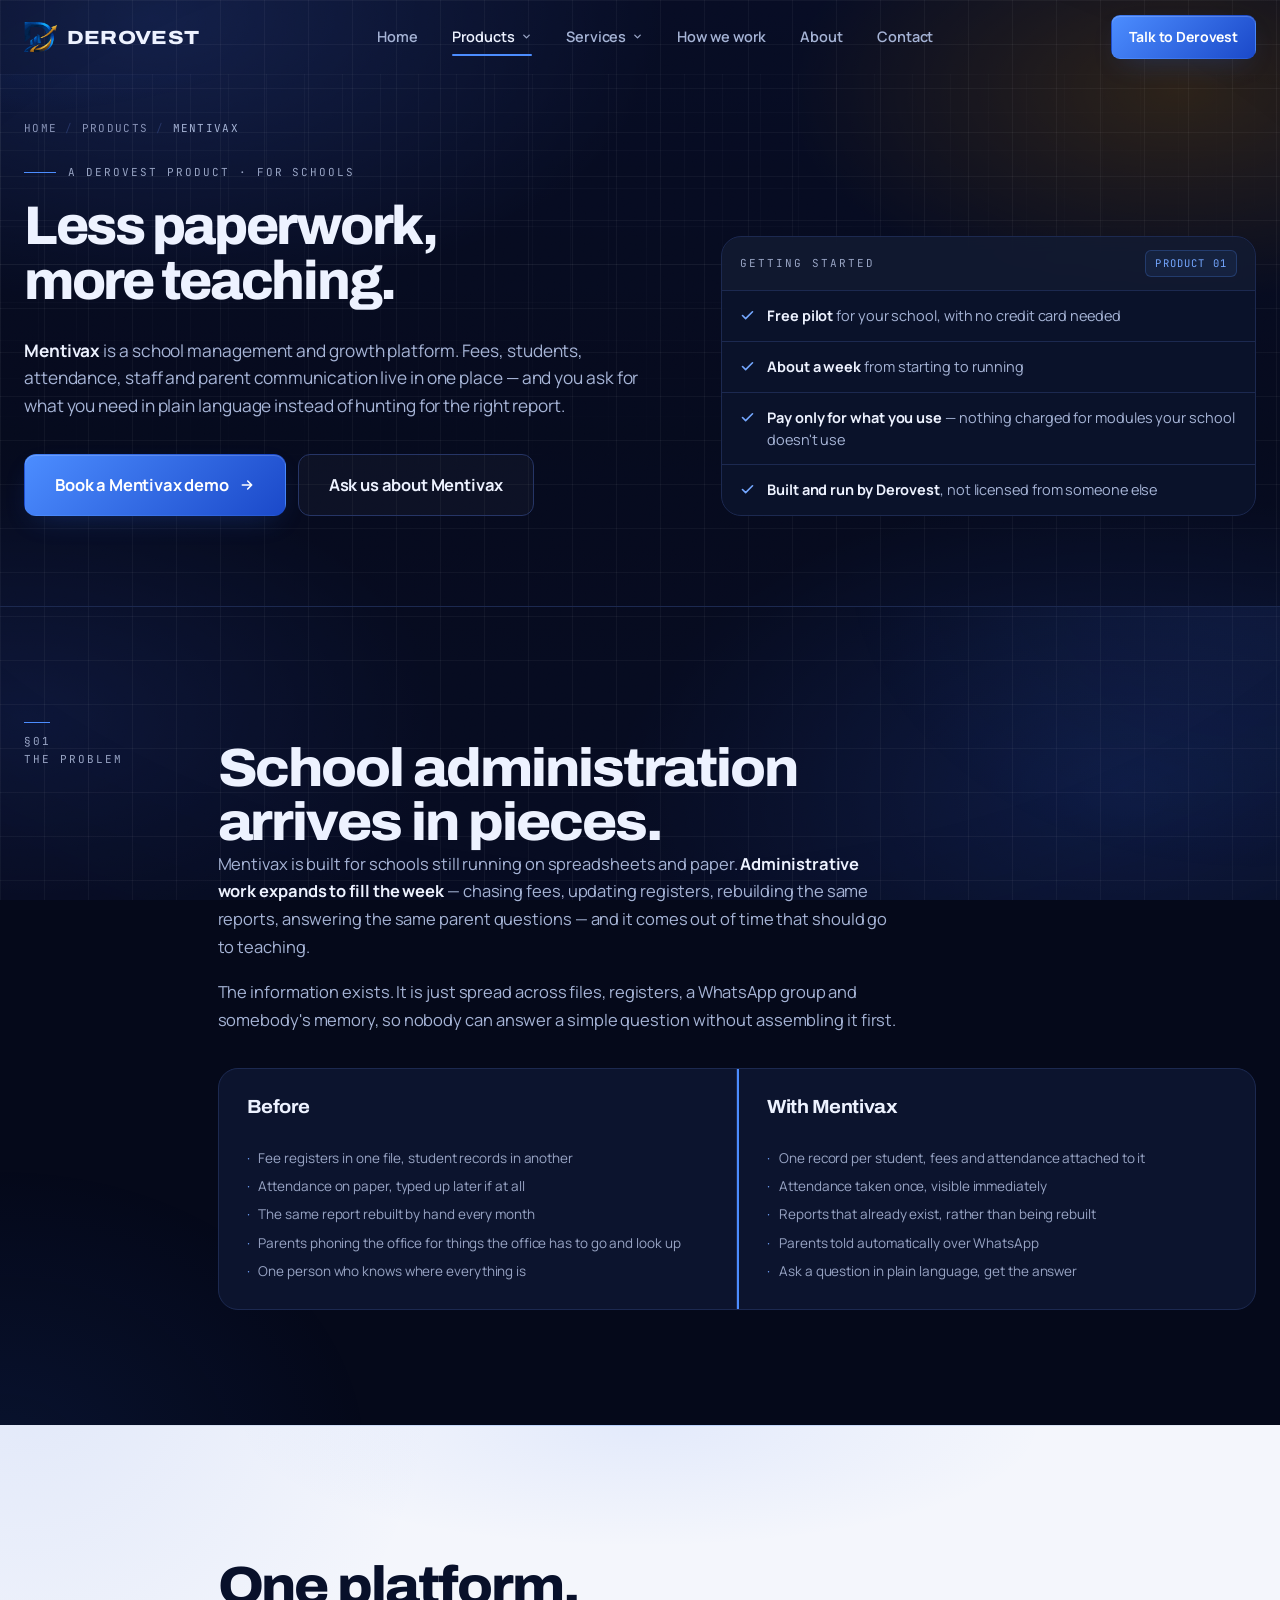
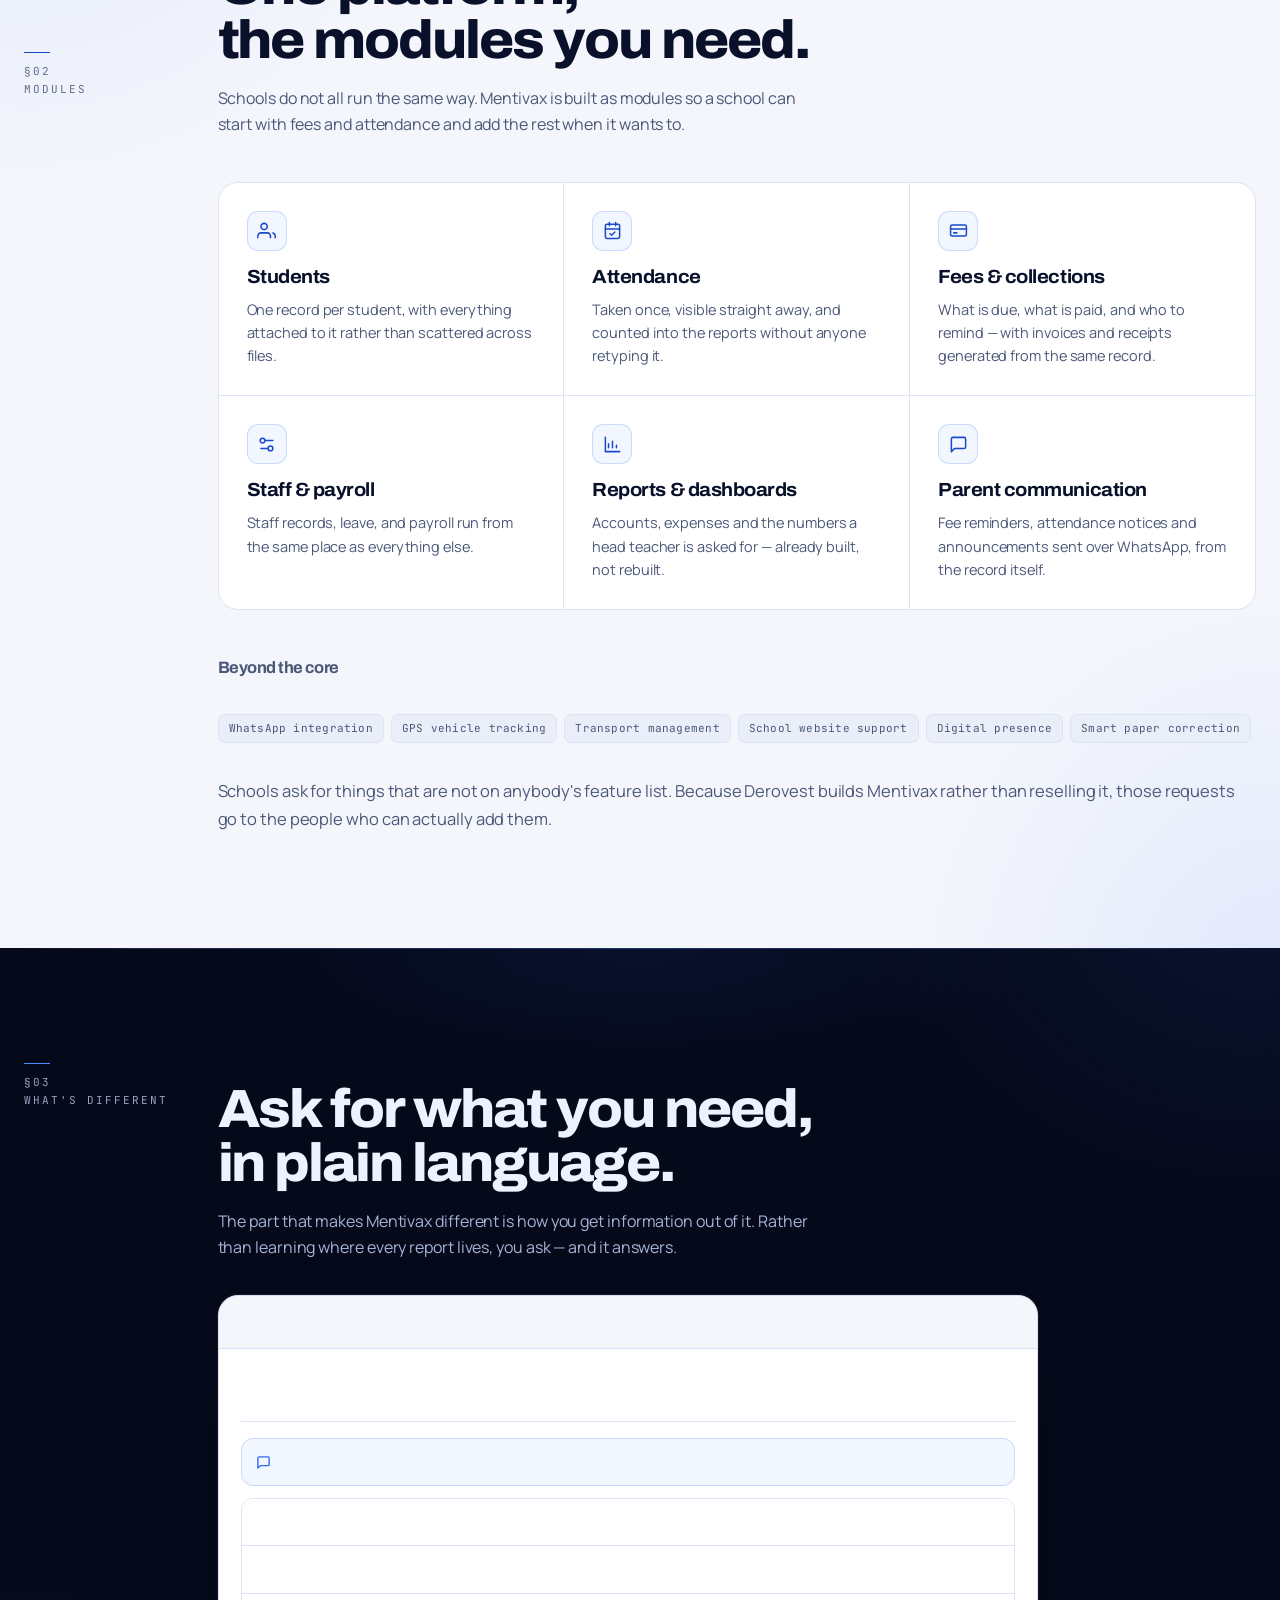
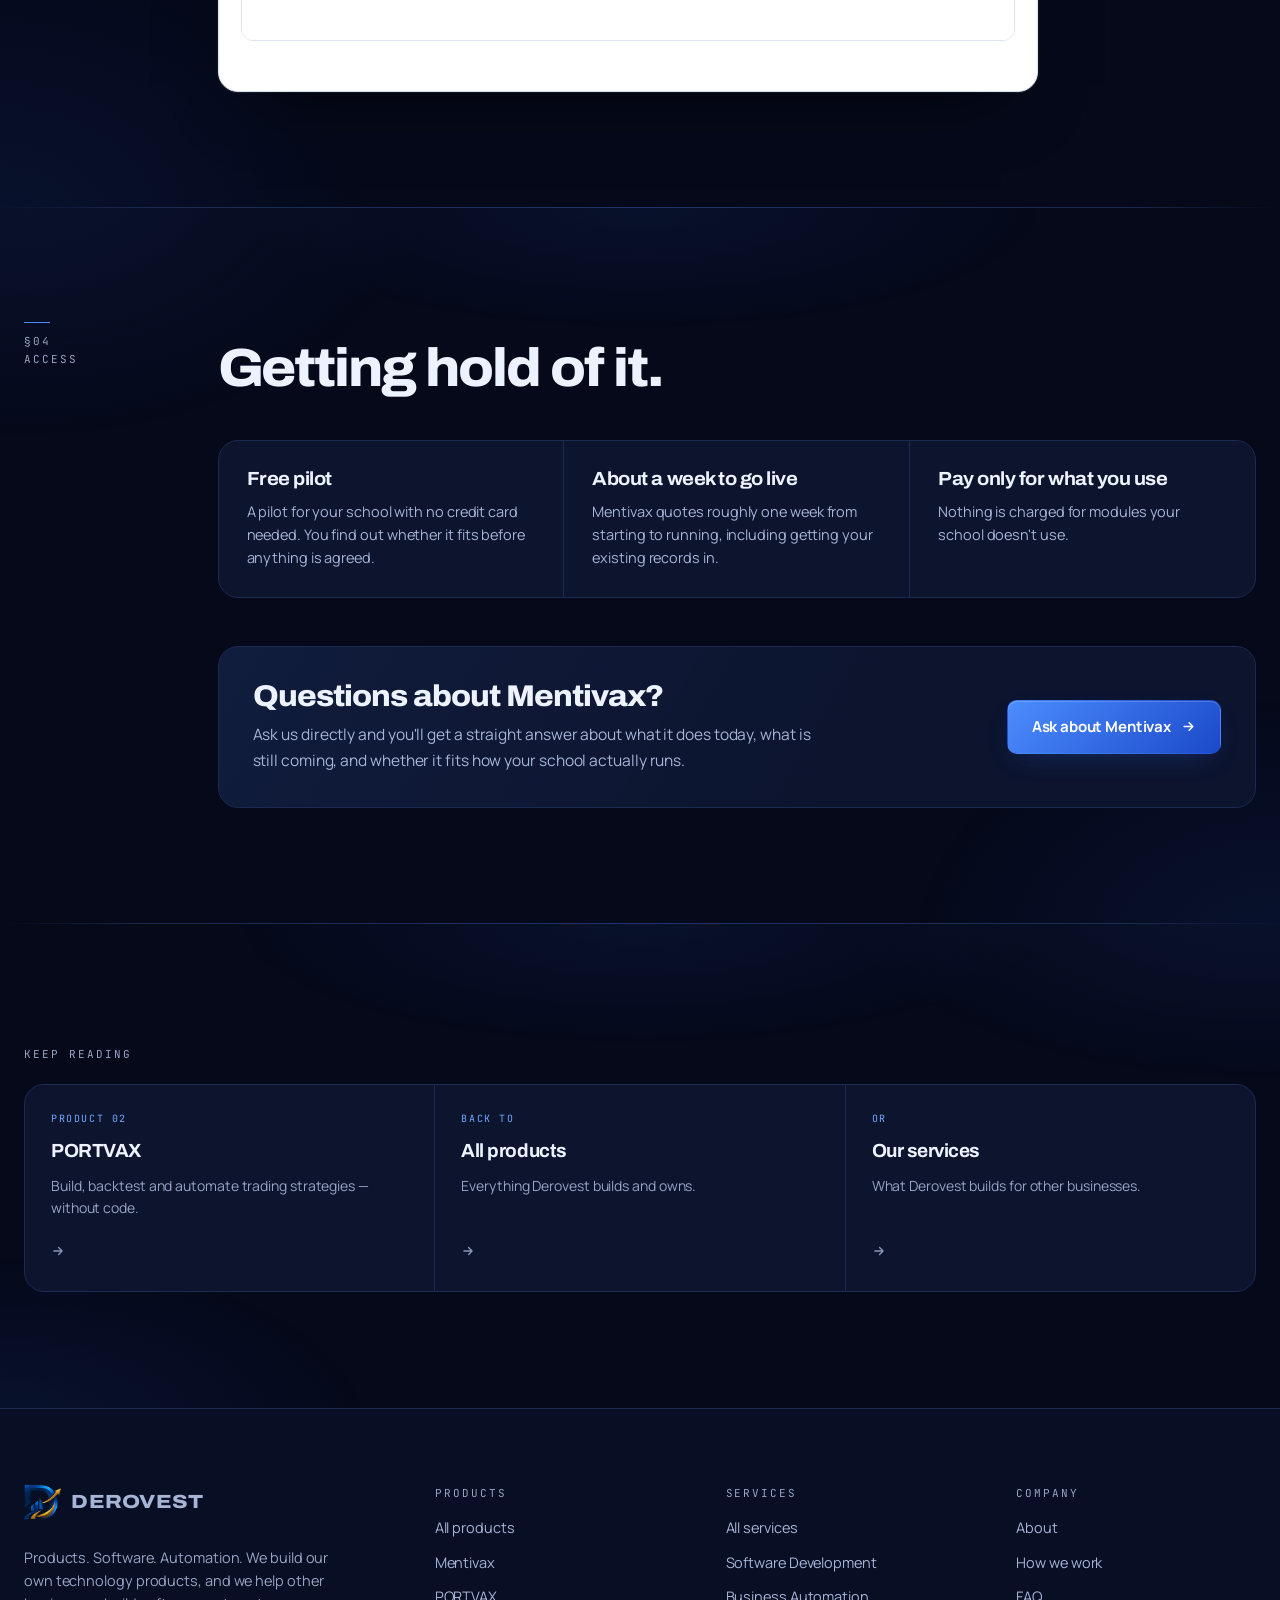
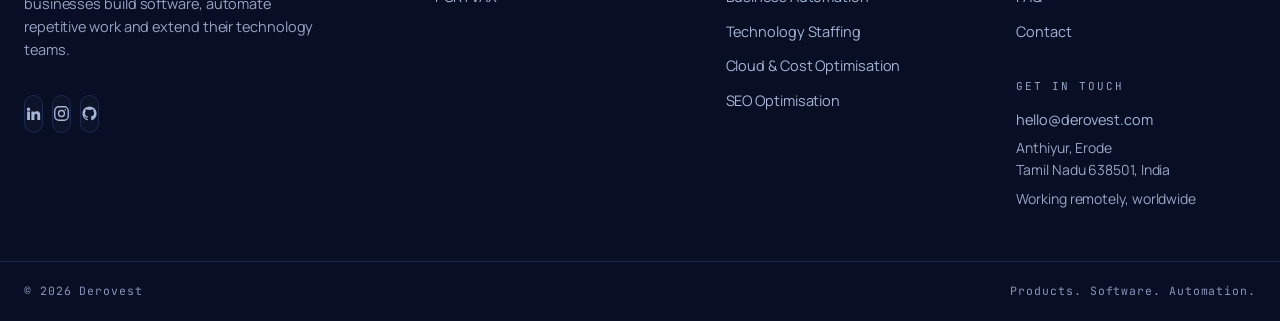
<file: products/mentivax.html>
<!doctype html>
<html lang="en">
<head>
<meta charset="utf-8">
<meta name="viewport" content="width=device-width, initial-scale=1">
<title>Mentivax — School Management Software | Derovest</title>
<meta name="description" content="Mentivax handles school fees, student records, attendance, WhatsApp parent communication and reporting — asked for in plain language. Free pilot for your school.">
<link rel="canonical" href="https://www.derovest.com/products/mentivax">
<meta name="robots" content="index, follow, max-image-preview:large, max-snippet:-1, max-video-preview:-1">
<link rel="alternate" hreflang="en" href="https://www.derovest.com/products/mentivax">
<link rel="alternate" hreflang="x-default" href="https://www.derovest.com/products/mentivax">
<meta name="author" content="Derovest">

<meta property="og:type" content="website">
<meta property="og:site_name" content="Derovest">
<meta property="og:locale" content="en_GB">
<meta property="og:title" content="Mentivax — Less paperwork, more teaching.">
<meta property="og:description" content="School management software that handles fees, students, attendance and parent communication — where you ask for what you need in plain language.">
<meta property="og:url" content="https://www.derovest.com/products/mentivax">
<meta property="og:image" content="https://www.derovest.com/og.png">
<meta property="og:image:width" content="1200">
<meta property="og:image:height" content="630">
<meta property="og:image:type" content="image/png">
<meta property="og:image:alt" content="Derovest — technology products, software solutions, business automation.">
<meta name="twitter:card" content="summary_large_image">
<meta name="twitter:title" content="Mentivax — Less paperwork, more teaching.">
<meta name="twitter:description" content="School management software that handles fees, students, attendance and parent communication — where you ask for what you need in plain language.">
<meta name="twitter:image" content="https://www.derovest.com/og.png">
<meta name="twitter:image:alt" content="Derovest — technology products, software solutions, business automation.">

<link rel="icon" href="/favicon.ico" sizes="16x16 32x32 48x48">
<link rel="icon" href="/favicon-96.png" type="image/png" sizes="96x96">
<link rel="apple-touch-icon" href="/apple-touch-icon.png">
<link rel="manifest" href="/site.webmanifest">
<meta name="theme-color" content="#05091A">
<meta name="color-scheme" content="dark">

<link rel="preload" as="font" type="font/woff2" href="/assets/fonts/archivo.woff2?v=de2f1fe817" crossorigin>
<link rel="preload" as="font" type="font/woff2" href="/assets/fonts/manrope.woff2?v=938c6e8019" crossorigin>
<link rel="stylesheet" href="/assets/style.css?v=26705de4d4">
<noscript><style>.rv,[data-stagger]>*,.auto-task,.auto-pipe .pstep{opacity:1;transform:none}.spine .tick,.timeline::before{transform:scaleX(1)}.dg-bar{transform:scaleY(1)}.mock .equity{stroke-dashoffset:0}.mock .equity-fill{opacity:1}.switch-panels{display:block}.switch-panel{opacity:1;visibility:visible;transform:none;border-bottom:1px solid var(--line)}.switch-list{display:none}</style></noscript>
<script src="/assets/site.js?v=5abf54484c" defer></script>

<script type="application/ld+json">
{
  "@context": "https://schema.org",
  "@graph": [
    {
      "@type": "Organization",
      "@id": "https://www.derovest.com/#organization",
      "name": "Derovest",
      "sameAs": [
        "https://www.linkedin.com/company/derovest",
        "https://www.instagram.com/derovest.in",
        "https://github.com/derovest",
        "https://www.crunchbase.com/organization/derovest"
      ],
      "address": {
        "@type": "PostalAddress",
        "streetAddress": "Anthiyur Colony",
        "addressLocality": "Anthiyur, Erode",
        "addressRegion": "Tamil Nadu",
        "postalCode": "638501",
        "addressCountry": "IN"
      },
      "brand": [
        {
          "@type": "Brand",
          "name": "Mentivax",
          "sameAs": "https://www.mentivax.com"
        },
        {
          "@type": "Brand",
          "name": "PORTVAX"
        }
      ],
      "url": "https://www.derovest.com/",
      "logo": {
        "@type": "ImageObject",
        "@id": "https://www.derovest.com/#logo",
        "url": "https://www.derovest.com/icon-512.png",
        "width": 512,
        "height": 512,
        "caption": "Derovest"
      },
      "image": "https://www.derovest.com/og.png",
      "description": "Derovest is a technology company. We build our own products — Mentivax and PORTVAX — and provide technology services: software development, technology staffing, and business automation.",
      "slogan": "Building technology. Delivering solutions.",
      "email": "hello@derovest.com",
      "telephone": "+91-63816-41340",
      "areaServed": {
        "@type": "Place",
        "name": "Worldwide"
      },
      "contactPoint": [
        {
          "@type": "ContactPoint",
          "contactType": "sales",
          "email": "hello@derovest.com",
          "telephone": "+91-63816-41340",
          "availableLanguage": [
            "en"
          ],
          "areaServed": "Worldwide",
          "url": "https://www.derovest.com/contact"
        }
      ],
      "knowsAbout": [
        "Mentivax",
        "PORTVAX",
        "Software development",
        "Custom software development",
        "MVP development",
        "Technology staffing",
        "Contract staffing",
        "Technical screening",
        "Business process automation",
        "Workflow automation",
        "Product development"
      ],
      "makesOffer": [
        {
          "@type": "Offer",
          "url": "https://www.derovest.com/services/software-development",
          "itemOffered": {
            "@type": "Service",
            "@id": "https://www.derovest.com/services/software-development#service",
            "name": "Software Development",
            "description": "Build what you need without building a large development team from scratch."
          }
        },
        {
          "@type": "Offer",
          "url": "https://www.derovest.com/services/technology-staffing",
          "itemOffered": {
            "@type": "Service",
            "@id": "https://www.derovest.com/services/technology-staffing#service",
            "name": "Technology Staffing",
            "description": "Technology talent through contract and hiring models, screened by people who can read code."
          }
        },
        {
          "@type": "Offer",
          "url": "https://www.derovest.com/services/business-automation",
          "itemOffered": {
            "@type": "Service",
            "@id": "https://www.derovest.com/services/business-automation#service",
            "name": "Business Automation",
            "description": "If your team repeatedly does the same manual task, we can look at whether technology can do it instead."
          }
        },
        {
          "@type": "Offer",
          "url": "https://www.derovest.com/services/seo",
          "itemOffered": {
            "@type": "Service",
            "@id": "https://www.derovest.com/services/seo#service",
            "name": "SEO Optimisation",
            "description": "Get found for what you actually sell, and know which pages are doing the work."
          }
        },
        {
          "@type": "Offer",
          "url": "https://www.derovest.com/services/server-cost-reduction",
          "itemOffered": {
            "@type": "Service",
            "@id": "https://www.derovest.com/services/server-cost-reduction#service",
            "name": "Server Cost Reduction",
            "description": "Cut what your infrastructure costs, with changes staged so your service stays up."
          }
        }
      ]
    },
    {
      "@type": "WebSite",
      "@id": "https://www.derovest.com/#website",
      "url": "https://www.derovest.com/",
      "name": "Derovest",
      "description": "Technology products, software development, technology staffing and business automation.",
      "publisher": {
        "@id": "https://www.derovest.com/#organization"
      },
      "inLanguage": "en"
    },
    {
      "@type": "WebPage",
      "@id": "https://www.derovest.com/products/mentivax#webpage",
      "url": "https://www.derovest.com/products/mentivax",
      "name": "Mentivax",
      "description": "Mentivax handles school fees, student records, attendance, WhatsApp parent communication and reporting — asked for in plain language. Free pilot for your school.",
      "isPartOf": {
        "@id": "https://www.derovest.com/#website"
      },
      "about": {
        "@id": "https://www.derovest.com/#organization"
      },
      "breadcrumb": {
        "@id": "https://www.derovest.com/products/mentivax#breadcrumb"
      },
      "inLanguage": "en",
      "significantLink": "https://mentivax.com/",
      "mainContentOfPage": {
        "@type": "WebPageElement",
        "name": "Mentivax — school management software"
      }
    },
    {
      "@type": "BreadcrumbList",
      "@id": "https://www.derovest.com/products/mentivax#breadcrumb",
      "itemListElement": [
        {
          "@type": "ListItem",
          "position": 1,
          "name": "Home",
          "item": "https://www.derovest.com/"
        },
        {
          "@type": "ListItem",
          "position": 2,
          "name": "Products",
          "item": "https://www.derovest.com/products"
        },
        {
          "@type": "ListItem",
          "position": 3,
          "name": "Mentivax",
          "item": "https://www.derovest.com/products/mentivax"
        }
      ]
    }
  ]
}
</script>
</head>
<body>
<a class="skip" href="#main">Skip to content</a>
<header class="nav" id="nav">
  <div class="wrap nav-in">
    <a class="brand" href="/" aria-label="Derovest — home"><img class="mark" src="/assets/logo.png" alt="" width="208" height="190" fetchpriority="high" decoding="async"><b>DEROVEST</b></a>
    <nav class="nav-links" id="nav-links" aria-label="Primary">
      <a href="/" data-nav="/">Home</a>
      <div class="nav-item">
        <a href="/products" data-nav="/products" aria-current="page">Products <svg width="11" height="11" viewBox="0 0 24 24" fill="none" stroke="currentColor" stroke-width="3" stroke-linecap="round" stroke-linejoin="round" aria-hidden="true"><path d="m6 9 6 6 6-6"/></svg></a>
        <div class="mega">
          <div class="mega-grid mega-2">
            <a class="mega-link" href="/products/mentivax"><span class="ic">M</span><span class="txt"><b>Mentivax</b><span>School management and growth platform. Less paperwork, more teaching.</span></span></a>
            <a class="mega-link is-gold" href="/products/portvax"><span class="ic">P</span><span class="txt"><b>PORTVAX<span class="soon">Upcoming</span></b><span>Build, backtest and automate trading strategies — without writing code. In beta.</span></span></a>
          </div>
          <div class="mega-foot">
            <p>Two products Derovest builds, owns and runs itself.</p>
            <a class="more" href="/products">All products <svg width="14" height="14" viewBox="0 0 24 24" fill="none" stroke="currentColor" stroke-width="2.5" stroke-linecap="round" stroke-linejoin="round" aria-hidden="true"><path d="M5 12h14M13 6l6 6-6 6"/></svg></a>
          </div>
        </div>
      </div>
      <div class="nav-item">
        <a href="/services" data-nav="/services">Services <svg width="11" height="11" viewBox="0 0 24 24" fill="none" stroke="currentColor" stroke-width="3" stroke-linecap="round" stroke-linejoin="round" aria-hidden="true"><path d="m6 9 6 6 6-6"/></svg></a>
        <div class="mega">
          <div class="mega-grid mega-2">
            <a class="mega-link" href="/services/software-development"><span class="ic">01</span><span class="txt"><b>Software Development</b><span>Web apps, SaaS, mobile, APIs and MVPs — without building a team first.</span></span></a>
            <a class="mega-link" href="/services/business-automation"><span class="ic">02</span><span class="txt"><b>Business Automation</b><span>Stop paying people to repeat the same task every week.</span></span></a>
            <a class="mega-link" href="/services/technology-staffing"><span class="ic">03</span><span class="txt"><b>Technology Staffing</b><span>Contract professionals and hiring support, screened by engineers.</span></span></a>
            <a class="mega-link" href="/services/server-cost-reduction"><span class="ic">04</span><span class="txt"><b>Cloud &amp; Cost Optimisation</b><span>Spend less keeping your software running, with nothing going dark.</span></span></a>
            <a class="mega-link" href="/services/seo"><span class="ic">05</span><span class="txt"><b>SEO Optimisation</b><span>Get found for what you actually sell.</span></span></a>
            <a class="mega-link is-gold" href="/services#how-we-work"><span class="ic">→</span><span class="txt"><b>How we work</b><span>Four steps, written scope, transparent pricing, clean handover.</span></span></a>
          </div>
          <div class="mega-foot">
            <p>Not sure which one you need? Describe the problem, not the solution.</p>
            <a class="more" href="/contact">Talk to Derovest <svg width="14" height="14" viewBox="0 0 24 24" fill="none" stroke="currentColor" stroke-width="2.5" stroke-linecap="round" stroke-linejoin="round" aria-hidden="true"><path d="M5 12h14M13 6l6 6-6 6"/></svg></a>
          </div>
        </div>
      </div>
      <a href="/services#how-we-work" data-nav="/how">How we work</a>
      <a href="/about" data-nav="/about">About</a>
      <a href="/contact" data-nav="/contact">Contact</a>
      <div class="nav-mob-cta">
        <a class="btn btn-primary" href="/contact">Talk to Derovest <svg width="15" height="15" viewBox="0 0 24 24" fill="none" stroke="currentColor" stroke-width="2.4" stroke-linecap="round" stroke-linejoin="round" aria-hidden="true"><path d="M5 12h14M13 6l6 6-6 6"/></svg></a>
      </div>
      <div class="nav-mob-meta">
        <a href="/faq">FAQ</a>
        <a href="https://www.linkedin.com/company/derovest" rel="me noopener" target="_blank">LinkedIn</a>
        <a href="https://www.instagram.com/derovest.in" rel="me noopener" target="_blank">Instagram</a>
        <a href="https://github.com/derovest" rel="me noopener" target="_blank">GitHub</a>
      </div>
    </nav>
    <a class="btn btn-primary btn-sm nav-cta" href="/contact">Talk to Derovest</a>
    <button class="nav-toggle" id="nav-toggle" type="button" aria-label="Open menu" aria-expanded="false" aria-controls="nav-links">
      <svg class="bars" width="18" height="18" viewBox="0 0 24 24" fill="none" stroke="currentColor" stroke-width="2.2" stroke-linecap="round" aria-hidden="true"><path d="M3 6h18M3 12h18M3 18h18"/></svg>
      <svg class="ex" width="18" height="18" viewBox="0 0 24 24" fill="none" stroke="currentColor" stroke-width="2.2" stroke-linecap="round" aria-hidden="true"><path d="M18 6 6 18M6 6l12 12"/></svg>
    </button>
  </div>
</header>
<main id="main">

<section class="page-hero">
  <div class="wrap page-hero-in">
    <div>
      <nav class="crumbs" aria-label="Breadcrumb">
        <ol>
          <li><a href="/">Home</a></li>
          <li><a href="/products">Products</a></li>
          <li><span aria-current="page">Mentivax</span></li>
        </ol>
      </nav>
      <div class="eyebrow" style="margin:26px 0 -6px"><span class="bar"></span><span class="code-label">A Derovest product · for schools</span></div>
      <h1>Less paperwork,<br>more teaching.</h1>
      <p class="lede"><b>Mentivax</b> is a school management and growth platform. Fees, students, attendance, staff and parent communication live in one place — and you ask for what you need in plain language instead of hunting for the right report.</p>
      <div class="cta-row">
        <a class="btn btn-primary btn-lg magnetic" href="https://mentivax.com/" target="_blank" rel="noopener">Book a Mentivax demo <svg width="16" height="16" viewBox="0 0 24 24" fill="none" stroke="currentColor" stroke-width="2.4" stroke-linecap="round" stroke-linejoin="round" aria-hidden="true"><path d="M5 12h14M13 6l6 6-6 6"/></svg></a>
        <a class="btn btn-ghost btn-lg" href="/contact">Ask us about Mentivax</a>
      </div>
    </div>
    <div class="facts">
      <div class="facts-head"><span class="code-label">Getting started</span><span class="tag blue">Product 01</span></div>
      <ul>
        <li><svg width="15" height="15" viewBox="0 0 24 24" fill="none" stroke="currentColor" stroke-width="2.6" stroke-linecap="round" stroke-linejoin="round" aria-hidden="true"><path d="M20 6 9 17l-5-5"/></svg><span><b>Free pilot</b> for your school, with no credit card needed</span></li>
        <li><svg width="15" height="15" viewBox="0 0 24 24" fill="none" stroke="currentColor" stroke-width="2.6" stroke-linecap="round" stroke-linejoin="round" aria-hidden="true"><path d="M20 6 9 17l-5-5"/></svg><span><b>About a week</b> from starting to running</span></li>
        <li><svg width="15" height="15" viewBox="0 0 24 24" fill="none" stroke="currentColor" stroke-width="2.6" stroke-linecap="round" stroke-linejoin="round" aria-hidden="true"><path d="M20 6 9 17l-5-5"/></svg><span><b>Pay only for what you use</b> — nothing charged for modules your school doesn't use</span></li>
        <li><svg width="15" height="15" viewBox="0 0 24 24" fill="none" stroke="currentColor" stroke-width="2.6" stroke-linecap="round" stroke-linejoin="round" aria-hidden="true"><path d="M20 6 9 17l-5-5"/></svg><span><b>Built and run by Derovest</b>, not licensed from someone else</span></li>
      </ul>
    </div>
  </div>
</section>

<!-- the problem, in the school's own words -->
<section class="band">
  <div class="wrap spine">
    <div class="gutter-col"><div class="stick"><span class="tick"></span><span class="code-label">§01<br>The problem</span></div></div>
    <div>
      <div class="band-head">
        <h2 class="rv">School administration<br>arrives in pieces.</h2>
      </div>
      <div class="prose rv">
        <p>Mentivax is built for schools still running on spreadsheets and paper. <b>Administrative work expands to fill the week</b> — chasing fees, updating registers, rebuilding the same reports, answering the same parent questions — and it comes out of time that should go to teaching.</p>
        <p>The information exists. It is just spread across files, registers, a WhatsApp group and somebody's memory, so nobody can answer a simple question without assembling it first.</p>
      </div>
      <div class="cards two rv" data-stagger style="margin-top:34px">
        <div class="card">
          <h3>Before</h3>
          <ul style="margin-top:6px">
            <li>Fee registers in one file, student records in another</li>
            <li>Attendance on paper, typed up later if at all</li>
            <li>The same report rebuilt by hand every month</li>
            <li>Parents phoning the office for things the office has to go and look up</li>
            <li>One person who knows where everything is</li>
          </ul>
        </div>
        <div class="card" style="border-left:2px solid var(--blue)">
          <h3>With Mentivax</h3>
          <ul style="margin-top:6px">
            <li>One record per student, fees and attendance attached to it</li>
            <li>Attendance taken once, visible immediately</li>
            <li>Reports that already exist, rather than being rebuilt</li>
            <li>Parents told automatically over WhatsApp</li>
            <li>Ask a question in plain language, get the answer</li>
          </ul>
        </div>
      </div>
    </div>
  </div>
</section>

<!-- modules, on paper — a light band gives the product page its own identity -->
<section class="band rule band-paper">
  <div class="wrap spine">
    <div class="gutter-col"><div class="stick"><span class="tick"></span><span class="code-label">§02<br>Modules</span></div></div>
    <div>
      <div class="band-head">
        <h2 class="rv">One platform,<br>the modules you need.</h2>
        <p class="sec-lede rv">Schools do not all run the same way. Mentivax is built as modules so a school can start with fees and attendance and add the rest when it wants to.</p>
      </div>
      <div class="cards rv" data-stagger>
        <div class="card"><span class="ic"><svg width="19" height="19" viewBox="0 0 24 24" fill="none" stroke="currentColor" stroke-width="1.9" stroke-linecap="round" stroke-linejoin="round" aria-hidden="true"><path d="M17 21v-2a4 4 0 0 0-4-4H5a4 4 0 0 0-4 4v2"/><circle cx="9" cy="7" r="4"/><path d="M23 21v-2a4 4 0 0 0-3-3.87"/></svg></span><h3>Students</h3><p>One record per student, with everything attached to it rather than scattered across files.</p></div>
        <div class="card"><span class="ic"><svg width="19" height="19" viewBox="0 0 24 24" fill="none" stroke="currentColor" stroke-width="1.9" stroke-linecap="round" stroke-linejoin="round" aria-hidden="true"><rect x="3" y="4" width="18" height="18" rx="2"/><path d="M16 2v4M8 2v4M3 10h18"/><path d="m9 16 2 2 4-4"/></svg></span><h3>Attendance</h3><p>Taken once, visible straight away, and counted into the reports without anyone retyping it.</p></div>
        <div class="card"><span class="ic"><svg width="19" height="19" viewBox="0 0 24 24" fill="none" stroke="currentColor" stroke-width="1.9" stroke-linecap="round" stroke-linejoin="round" aria-hidden="true"><rect x="2" y="5" width="20" height="14" rx="2"/><path d="M2 10h20"/><path d="M6 15h4"/></svg></span><h3>Fees &amp; collections</h3><p>What is due, what is paid, and who to remind — with invoices and receipts generated from the same record.</p></div>
        <div class="card"><span class="ic"><svg width="19" height="19" viewBox="0 0 24 24" fill="none" stroke="currentColor" stroke-width="1.9" stroke-linecap="round" stroke-linejoin="round" aria-hidden="true"><path d="M20 7h-9M14 17H5"/><circle cx="17" cy="17" r="3"/><circle cx="7" cy="7" r="3"/></svg></span><h3>Staff &amp; payroll</h3><p>Staff records, leave, and payroll run from the same place as everything else.</p></div>
        <div class="card"><span class="ic"><svg width="19" height="19" viewBox="0 0 24 24" fill="none" stroke="currentColor" stroke-width="1.9" stroke-linecap="round" stroke-linejoin="round" aria-hidden="true"><path d="M3 3v18h18"/><path d="M7 16v-5M12 16V8M17 16v-3"/></svg></span><h3>Reports &amp; dashboards</h3><p>Accounts, expenses and the numbers a head teacher is asked for — already built, not rebuilt.</p></div>
        <div class="card"><span class="ic"><svg width="19" height="19" viewBox="0 0 24 24" fill="none" stroke="currentColor" stroke-width="1.9" stroke-linecap="round" stroke-linejoin="round" aria-hidden="true"><path d="M21 15a2 2 0 0 1-2 2H7l-4 4V5a2 2 0 0 1 2-2h14a2 2 0 0 1 2 2z"/></svg></span><h3>Parent communication</h3><p>Fee reminders, attendance notices and announcements sent over WhatsApp, from the record itself.</p></div>
      </div>

      <div class="prose rv" style="margin-top:44px; max-width:none">
        <p class="h3">Beyond the core</p>
        <div class="chips" style="margin-top:14px">
          <span class="chip">WhatsApp integration</span>
          <span class="chip">GPS vehicle tracking</span>
          <span class="chip">Transport management</span>
          <span class="chip">School website support</span>
          <span class="chip">Digital presence</span>
          <span class="chip">Smart paper correction</span>
        </div>
        <p style="margin-top:16px">Schools ask for things that are not on anybody's feature list. Because Derovest builds Mentivax rather than reselling it, those requests go to the people who can actually add them.</p>
      </div>
    </div>
  </div>
</section>

<!-- the plain-language query, which is the part that makes it different -->
<section class="band rule">
  <div class="wrap spine">
    <div class="gutter-col"><div class="stick"><span class="tick"></span><span class="code-label">§03<br>What's different</span></div></div>
    <div>
      <div class="band-head">
        <h2 class="rv">Ask for what you need,<br>in plain language.</h2>
        <p class="sec-lede rv">The part that makes Mentivax different is how you get information out of it. Rather than learning where every report lives, you ask — and it answers.</p>
      </div>
      <div class="mock mock-light rv" aria-hidden="true" style="margin-top:34px; max-width:820px">
        <div class="mock-bar"><span class="mock-dots"><i></i><i></i><i></i></span><span class="mock-url">mentivax.com/ask</span></div>
        <div class="mock-body">
          <div class="m-head"><span class="logo">M</span><b>Mentivax</b><span class="term">Term 2 · 2026</span></div>
          <div class="m-ask" style="margin-top:16px">
            <svg width="15" height="15" viewBox="0 0 24 24" fill="none" stroke="currentColor" stroke-width="2.2" stroke-linecap="round" stroke-linejoin="round"><path d="M21 15a2 2 0 0 1-2 2H7l-4 4V5a2 2 0 0 1 2-2h14a2 2 0 0 1 2 2z"/></svg>
            <span>Which students in Grade 8 still have fees pending?<span class="cursor"></span></span>
          </div>
          <div class="m-rows" style="margin-top:12px">
            <div class="m-row"><span class="who">Rahul Krishnan</span><span class="cls">8-A</span><span class="m-pill due">Due 12 Apr</span></div>
            <div class="m-row"><span class="who">Divya Anand</span><span class="cls">8-B</span><span class="m-pill due">Due 12 Apr</span></div>
            <div class="m-row"><span class="who">Karthik Raj</span><span class="cls">8-B</span><span class="m-pill due">Overdue</span></div>
          </div>
          <p class="m-note">Illustrative interface with sample data — not a real school's records.</p>
        </div>
      </div>
    </div>
  </div>
</section>

<section class="band rule">
  <div class="wrap spine">
    <div class="gutter-col"><div class="stick"><span class="tick"></span><span class="code-label">§04<br>Access</span></div></div>
    <div>
      <div class="band-head">
        <h2 class="rv">Getting hold of it.</h2>
      </div>
      <div class="cards rv" data-stagger>
        <div class="card"><h3>Free pilot</h3><p>A pilot for your school with no credit card needed. You find out whether it fits before anything is agreed.</p></div>
        <div class="card"><h3>About a week to go live</h3><p>Mentivax quotes roughly one week from starting to running, including getting your existing records in.</p></div>
        <div class="card"><h3>Pay only for what you use</h3><p>Nothing is charged for modules your school doesn't use.</p></div>
      </div>

      <div class="close-cta rv">
        <div>
          <h2>Questions about Mentivax?</h2>
          <p>Ask us directly and you'll get a straight answer about what it does today, what is still coming, and whether it fits how your school actually runs.</p>
        </div>
        <a class="btn btn-primary magnetic" href="/contact">Ask about Mentivax <svg width="15" height="15" viewBox="0 0 24 24" fill="none" stroke="currentColor" stroke-width="2.4" stroke-linecap="round" stroke-linejoin="round" aria-hidden="true"><path d="M5 12h14M13 6l6 6-6 6"/></svg></a>
      </div>
    </div>
  </div>
</section>

<section class="band rule">
  <div class="wrap">
    <span class="code-label">Keep reading</span>
    <div class="next rv" style="margin-top:18px">
      <a href="/products/portvax"><span class="k">Product 02</span><b>PORTVAX</b><p>Build, backtest and automate trading strategies — without code.</p><span class="arw"><svg width="14" height="14" viewBox="0 0 24 24" fill="none" stroke="currentColor" stroke-width="2.4" stroke-linecap="round" stroke-linejoin="round" aria-hidden="true"><path d="M5 12h14M13 6l6 6-6 6"/></svg></span></a>
      <a href="/products"><span class="k">Back to</span><b>All products</b><p>Everything Derovest builds and owns.</p><span class="arw"><svg width="14" height="14" viewBox="0 0 24 24" fill="none" stroke="currentColor" stroke-width="2.4" stroke-linecap="round" stroke-linejoin="round" aria-hidden="true"><path d="M5 12h14M13 6l6 6-6 6"/></svg></span></a>
      <a href="/services"><span class="k">Or</span><b>Our services</b><p>What Derovest builds for other businesses.</p><span class="arw"><svg width="14" height="14" viewBox="0 0 24 24" fill="none" stroke="currentColor" stroke-width="2.4" stroke-linecap="round" stroke-linejoin="round" aria-hidden="true"><path d="M5 12h14M13 6l6 6-6 6"/></svg></span></a>
    </div>
  </div>
</section>

</main>
<footer class="foot">
  <div class="wrap foot-in">
    <div class="foot-col foot-brand">
      <a class="brand" href="/" aria-label="Derovest — home"><img class="mark" src="/assets/logo.png" alt="" width="208" height="190" loading="lazy" decoding="async"><b>DEROVEST</b></a>
      <p>Products. Software. Automation. We build our own technology products, and we help other businesses build software, automate repetitive work and extend their technology teams.</p>
      <div class="foot-social">
        <a href="https://www.linkedin.com/company/derovest" rel="me noopener" target="_blank" aria-label="Derovest on LinkedIn" title="LinkedIn"><svg width="17" height="17" viewBox="0 0 24 24" fill="currentColor" aria-hidden="true"><path d="M4.98 3.5a2.5 2.5 0 1 1 0 5 2.5 2.5 0 0 1 0-5zM3 9h4v12H3zM9 9h3.8v1.7h.05c.53-.95 1.83-1.95 3.77-1.95 4.03 0 4.78 2.5 4.78 5.75V21h-4v-5.6c0-1.34-.03-3.07-1.9-3.07-1.9 0-2.2 1.46-2.2 2.97V21H9z"/></svg></a>
        <a href="https://www.instagram.com/derovest.in" rel="me noopener" target="_blank" aria-label="Derovest on Instagram" title="Instagram"><svg width="17" height="17" viewBox="0 0 24 24" fill="none" stroke="currentColor" stroke-width="1.9" aria-hidden="true"><rect x="2.5" y="2.5" width="19" height="19" rx="5.5"/><circle cx="12" cy="12" r="4.2"/><circle cx="17.4" cy="6.6" r="1.1" fill="currentColor" stroke="none"/></svg></a>
        <a href="https://github.com/derovest" rel="me noopener" target="_blank" aria-label="Derovest on GitHub" title="GitHub"><svg width="17" height="17" viewBox="0 0 24 24" fill="currentColor" aria-hidden="true"><path d="M12 2a10 10 0 0 0-3.16 19.49c.5.09.68-.22.68-.48l-.01-1.7c-2.78.6-3.37-1.34-3.37-1.34-.45-1.16-1.11-1.47-1.11-1.47-.91-.62.07-.61.07-.61 1 .07 1.53 1.03 1.53 1.03.9 1.53 2.36 1.09 2.94.83.09-.65.35-1.09.63-1.34-2.22-.25-4.55-1.11-4.55-4.94 0-1.09.39-1.98 1.03-2.68-.1-.25-.45-1.27.1-2.64 0 0 .84-.27 2.75 1.02a9.5 9.5 0 0 1 5 0c1.91-1.29 2.75-1.02 2.75-1.02.55 1.37.2 2.39.1 2.64.64.7 1.03 1.59 1.03 2.68 0 3.84-2.34 4.68-4.57 4.93.36.31.68.92.68 1.85l-.01 2.75c0 .27.18.58.69.48A10 10 0 0 0 12 2z"/></svg></a>
      </div>
    </div>
    <nav class="foot-col" aria-label="Products">
      <span class="code-label">Products</span>
      <a href="/products">All products</a>
      <a href="/products/mentivax">Mentivax</a>
      <a href="/products/portvax">PORTVAX</a>
    </nav>
    <nav class="foot-col" aria-label="Services">
      <span class="code-label">Services</span>
      <a href="/services">All services</a>
      <a href="/services/software-development">Software Development</a>
      <a href="/services/business-automation">Business Automation</a>
      <a href="/services/technology-staffing">Technology Staffing</a>
      <a href="/services/server-cost-reduction">Cloud &amp; Cost Optimisation</a>
      <a href="/services/seo">SEO Optimisation</a>
    </nav>
    <div class="foot-col">
      <span class="code-label">Company</span>
      <a href="/about">About</a>
      <a href="/services#how-we-work">How we work</a>
      <a href="/faq">FAQ</a>
      <a href="/contact">Contact</a>
      <div class="foot-contact">
        <span class="code-label" style="margin-bottom:6px">Get in touch</span>
        <a href="/contact">hello@derovest.com</a>
        <span>Anthiyur, Erode<br>Tamil Nadu 638501, India</span>
        <span>Working remotely, worldwide</span>
      </div>
    </div>
  </div>
  <div class="wrap foot-bottom">
    <span>© <span id="year">2026</span> Derovest</span>
    <span class="sep">Products. Software. Automation.</span>
  </div>
</footer>
</body>
</html>
</file>
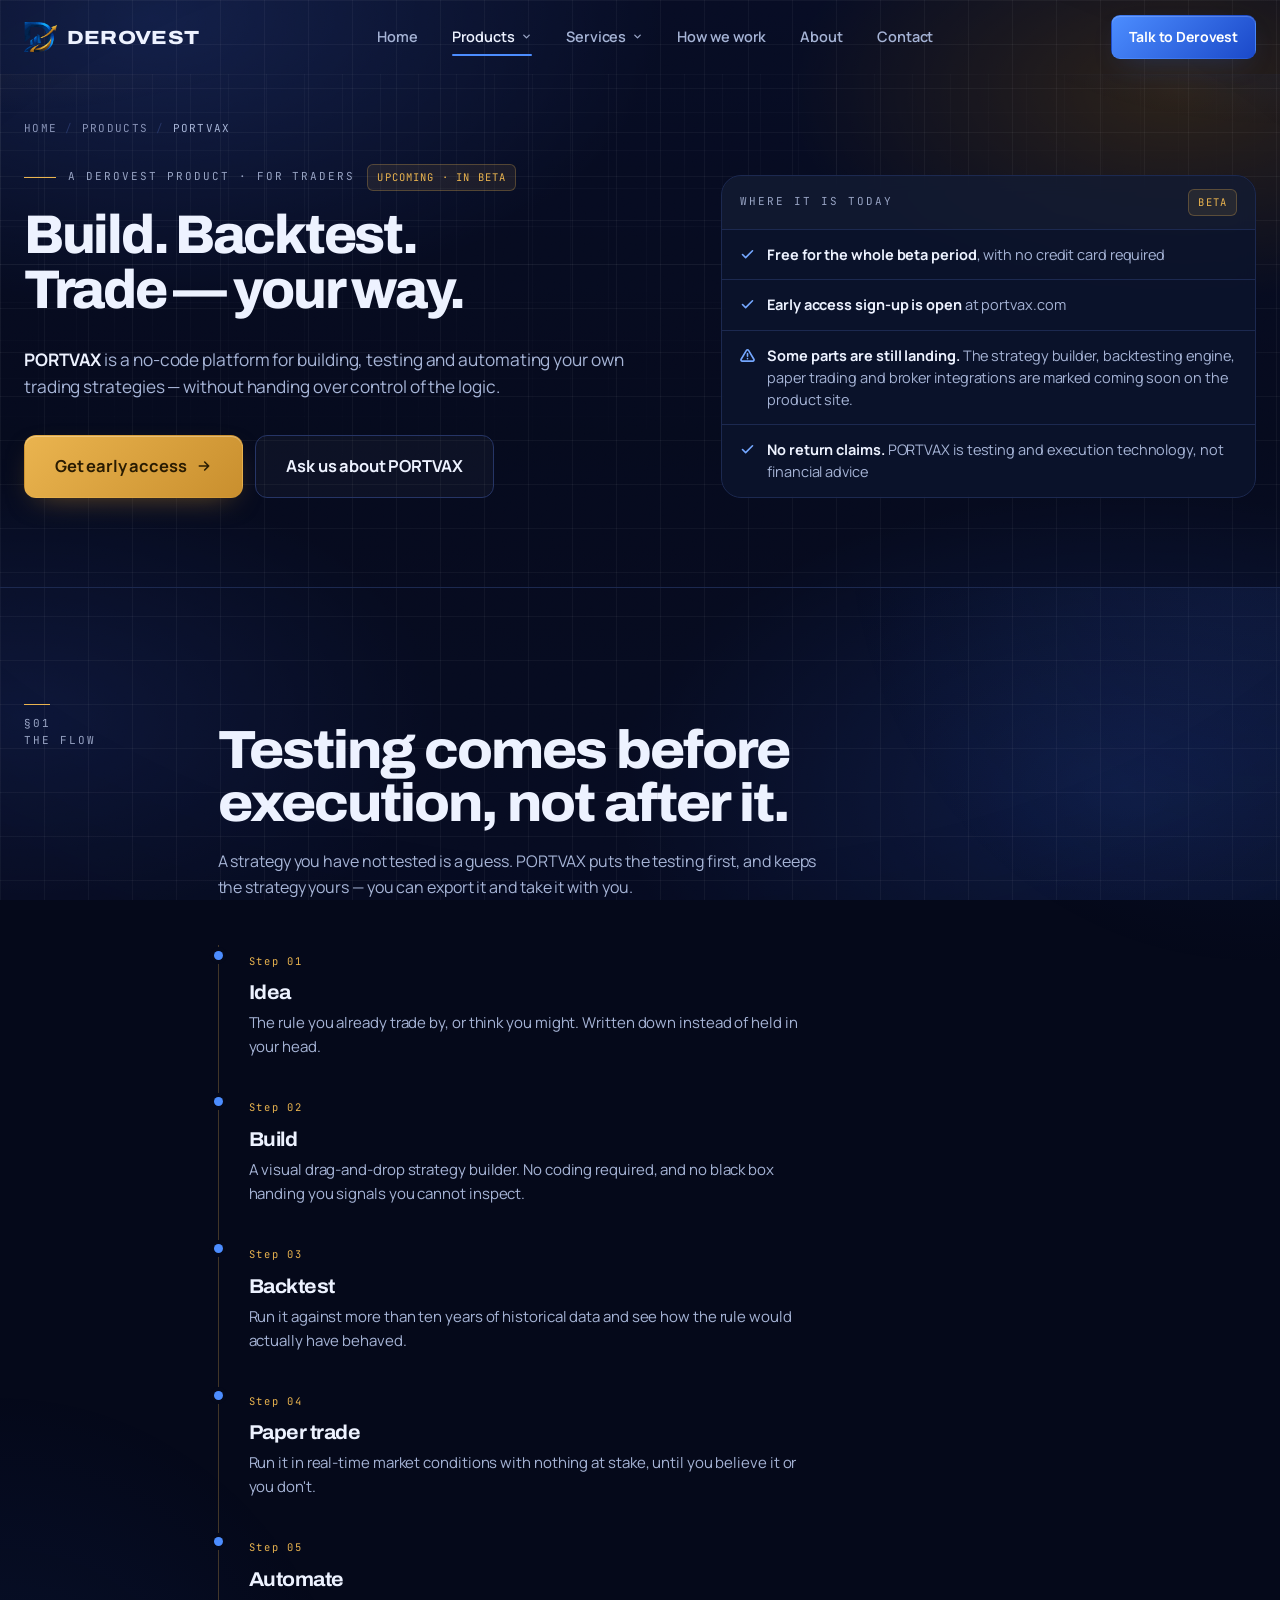
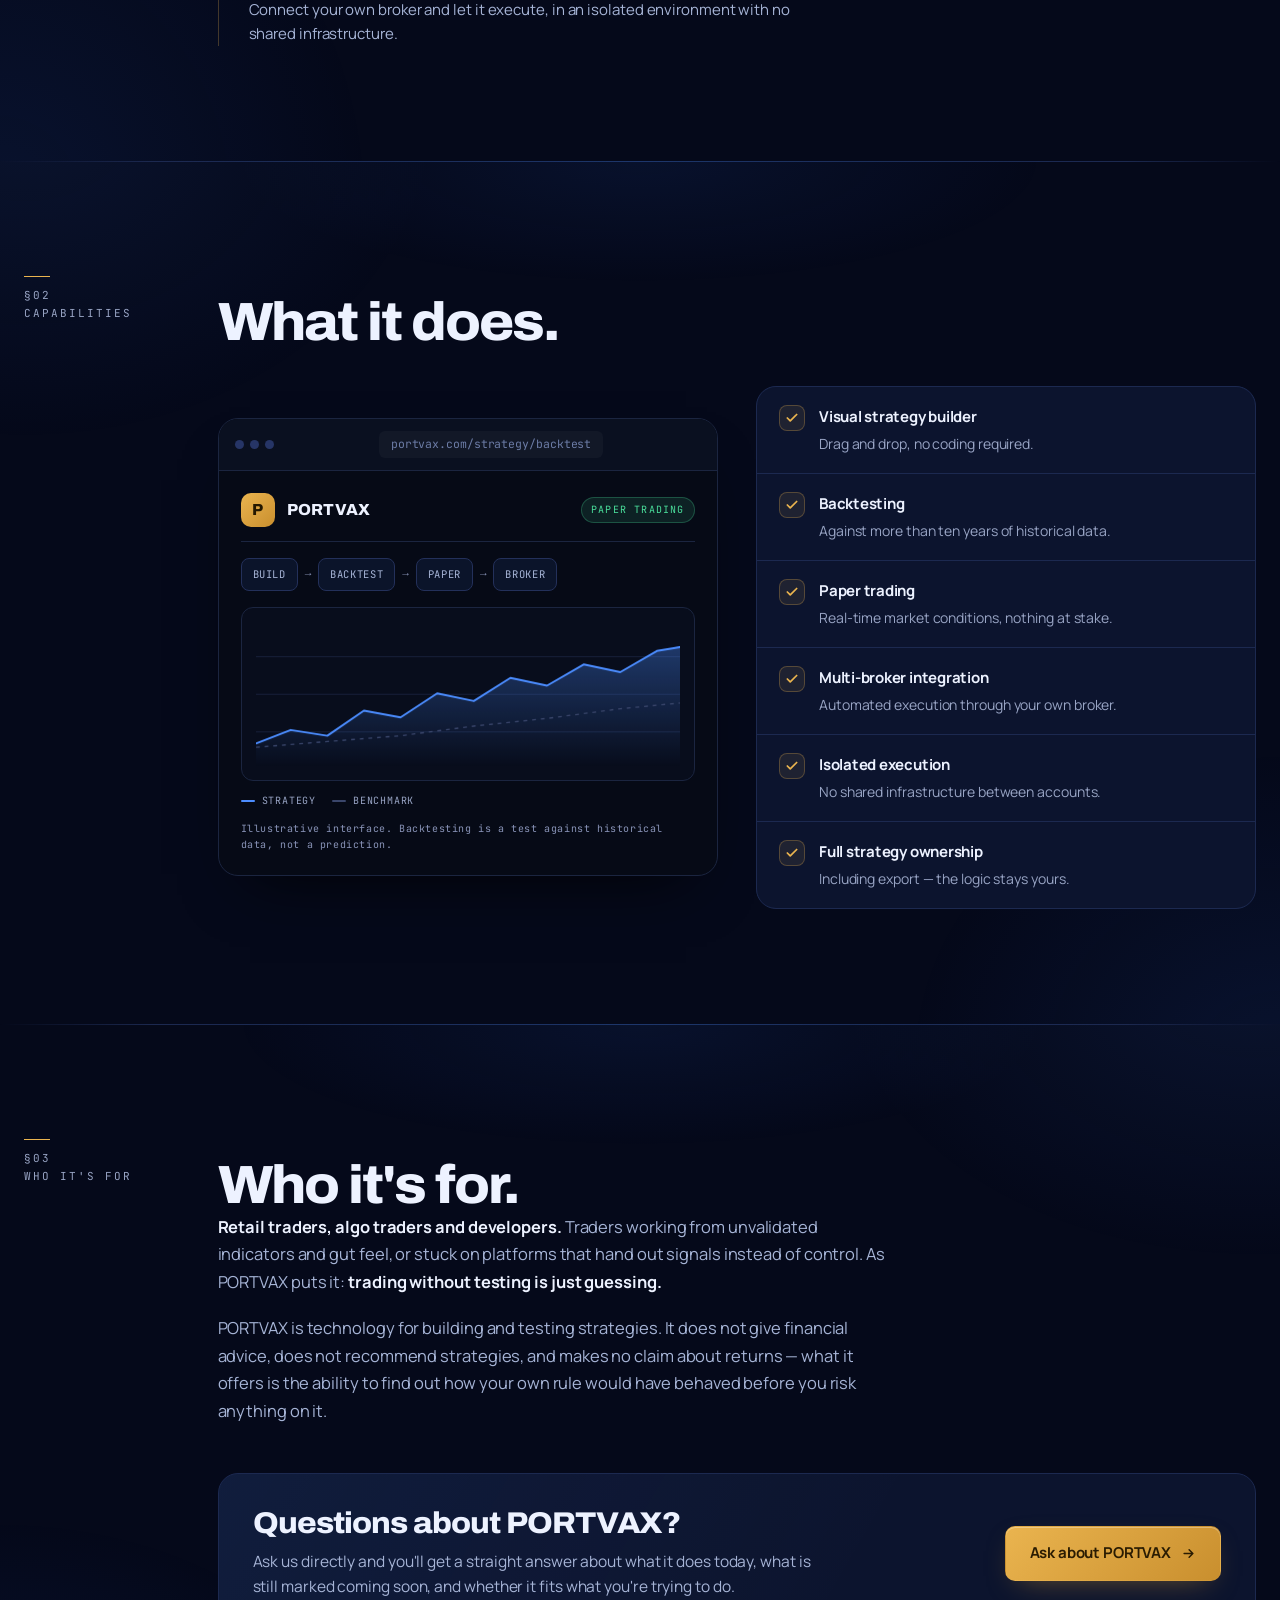
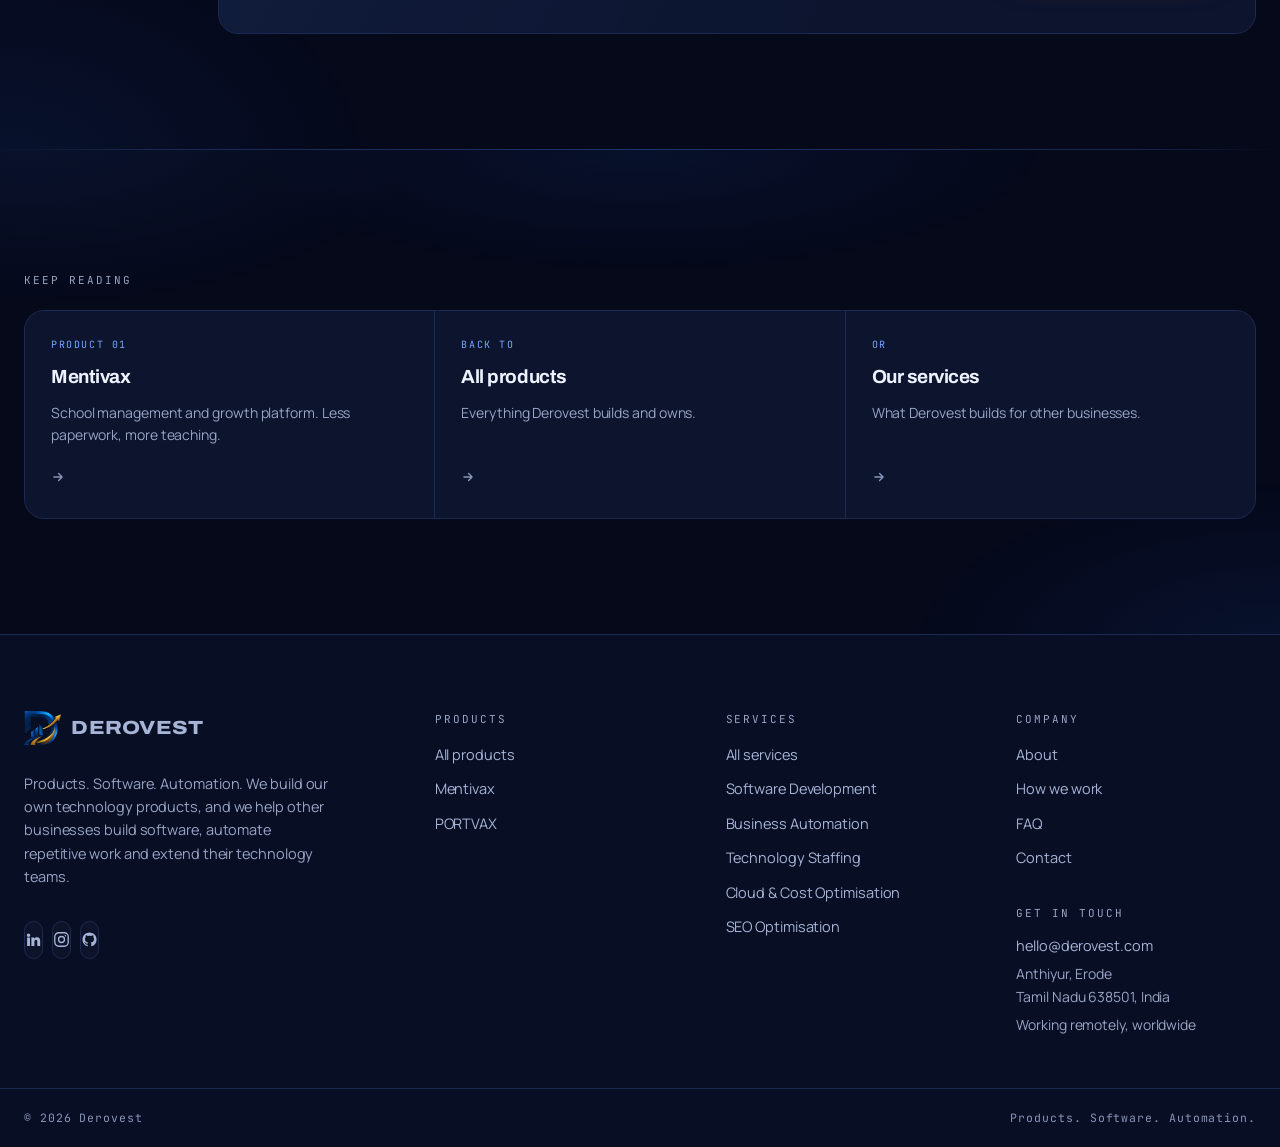
<file: products/portvax.html>
<!doctype html>
<html lang="en">
<head>
<meta charset="utf-8">
<meta name="viewport" content="width=device-width, initial-scale=1">
<title>PORTVAX — No-Code Algorithmic Trading Platform | Derovest</title>
<meta name="description" content="Build trading strategies visually, backtest on 10+ years of data, paper trade in live conditions and automate through your broker. No code. Free during beta.">
<link rel="canonical" href="https://www.derovest.com/products/portvax">
<meta name="robots" content="index, follow, max-image-preview:large, max-snippet:-1, max-video-preview:-1">
<link rel="alternate" hreflang="en" href="https://www.derovest.com/products/portvax">
<link rel="alternate" hreflang="x-default" href="https://www.derovest.com/products/portvax">
<meta name="author" content="Derovest">

<meta property="og:type" content="website">
<meta property="og:site_name" content="Derovest">
<meta property="og:locale" content="en_GB">
<meta property="og:title" content="PORTVAX — Build. Backtest. Trade — your way.">
<meta property="og:description" content="A no-code platform for building, testing and automating your own trading strategies, without handing over control of the logic.">
<meta property="og:url" content="https://www.derovest.com/products/portvax">
<meta property="og:image" content="https://www.derovest.com/og.png">
<meta property="og:image:width" content="1200">
<meta property="og:image:height" content="630">
<meta property="og:image:type" content="image/png">
<meta property="og:image:alt" content="Derovest — technology products, software solutions, business automation.">
<meta name="twitter:card" content="summary_large_image">
<meta name="twitter:title" content="PORTVAX — Build. Backtest. Trade — your way.">
<meta name="twitter:description" content="A no-code platform for building, testing and automating your own trading strategies, without handing over control of the logic.">
<meta name="twitter:image" content="https://www.derovest.com/og.png">
<meta name="twitter:image:alt" content="Derovest — technology products, software solutions, business automation.">

<link rel="icon" href="/favicon.ico" sizes="16x16 32x32 48x48">
<link rel="icon" href="/favicon-96.png" type="image/png" sizes="96x96">
<link rel="apple-touch-icon" href="/apple-touch-icon.png">
<link rel="manifest" href="/site.webmanifest">
<meta name="theme-color" content="#05091A">
<meta name="color-scheme" content="dark">

<link rel="preload" as="font" type="font/woff2" href="/assets/fonts/archivo.woff2?v=de2f1fe817" crossorigin>
<link rel="preload" as="font" type="font/woff2" href="/assets/fonts/manrope.woff2?v=938c6e8019" crossorigin>
<link rel="stylesheet" href="/assets/style.css?v=26705de4d4">
<noscript><style>.rv,[data-stagger]>*,.auto-task,.auto-pipe .pstep{opacity:1;transform:none}.spine .tick,.timeline::before{transform:scaleX(1)}.dg-bar{transform:scaleY(1)}.mock .equity{stroke-dashoffset:0}.mock .equity-fill{opacity:1}.switch-panels{display:block}.switch-panel{opacity:1;visibility:visible;transform:none;border-bottom:1px solid var(--line)}.switch-list{display:none}</style></noscript>
<script src="/assets/site.js?v=5abf54484c" defer></script>

<script type="application/ld+json">
{
  "@context": "https://schema.org",
  "@graph": [
    {
      "@type": "Organization",
      "@id": "https://www.derovest.com/#organization",
      "name": "Derovest",
      "sameAs": [
        "https://www.linkedin.com/company/derovest",
        "https://www.instagram.com/derovest.in",
        "https://github.com/derovest",
        "https://www.crunchbase.com/organization/derovest"
      ],
      "address": {
        "@type": "PostalAddress",
        "streetAddress": "Anthiyur Colony",
        "addressLocality": "Anthiyur, Erode",
        "addressRegion": "Tamil Nadu",
        "postalCode": "638501",
        "addressCountry": "IN"
      },
      "brand": [
        {
          "@type": "Brand",
          "name": "Mentivax",
          "sameAs": "https://www.mentivax.com"
        },
        {
          "@type": "Brand",
          "name": "PORTVAX"
        }
      ],
      "url": "https://www.derovest.com/",
      "logo": {
        "@type": "ImageObject",
        "@id": "https://www.derovest.com/#logo",
        "url": "https://www.derovest.com/icon-512.png",
        "width": 512,
        "height": 512,
        "caption": "Derovest"
      },
      "image": "https://www.derovest.com/og.png",
      "description": "Derovest is a technology company. We build our own products — Mentivax and PORTVAX — and provide technology services: software development, technology staffing, and business automation.",
      "slogan": "Building technology. Delivering solutions.",
      "email": "hello@derovest.com",
      "telephone": "+91-63816-41340",
      "areaServed": {
        "@type": "Place",
        "name": "Worldwide"
      },
      "contactPoint": [
        {
          "@type": "ContactPoint",
          "contactType": "sales",
          "email": "hello@derovest.com",
          "telephone": "+91-63816-41340",
          "availableLanguage": [
            "en"
          ],
          "areaServed": "Worldwide",
          "url": "https://www.derovest.com/contact"
        }
      ],
      "knowsAbout": [
        "Mentivax",
        "PORTVAX",
        "Software development",
        "Custom software development",
        "MVP development",
        "Technology staffing",
        "Contract staffing",
        "Technical screening",
        "Business process automation",
        "Workflow automation",
        "Product development"
      ],
      "makesOffer": [
        {
          "@type": "Offer",
          "url": "https://www.derovest.com/services/software-development",
          "itemOffered": {
            "@type": "Service",
            "@id": "https://www.derovest.com/services/software-development#service",
            "name": "Software Development",
            "description": "Build what you need without building a large development team from scratch."
          }
        },
        {
          "@type": "Offer",
          "url": "https://www.derovest.com/services/technology-staffing",
          "itemOffered": {
            "@type": "Service",
            "@id": "https://www.derovest.com/services/technology-staffing#service",
            "name": "Technology Staffing",
            "description": "Technology talent through contract and hiring models, screened by people who can read code."
          }
        },
        {
          "@type": "Offer",
          "url": "https://www.derovest.com/services/business-automation",
          "itemOffered": {
            "@type": "Service",
            "@id": "https://www.derovest.com/services/business-automation#service",
            "name": "Business Automation",
            "description": "If your team repeatedly does the same manual task, we can look at whether technology can do it instead."
          }
        },
        {
          "@type": "Offer",
          "url": "https://www.derovest.com/services/seo",
          "itemOffered": {
            "@type": "Service",
            "@id": "https://www.derovest.com/services/seo#service",
            "name": "SEO Optimisation",
            "description": "Get found for what you actually sell, and know which pages are doing the work."
          }
        },
        {
          "@type": "Offer",
          "url": "https://www.derovest.com/services/server-cost-reduction",
          "itemOffered": {
            "@type": "Service",
            "@id": "https://www.derovest.com/services/server-cost-reduction#service",
            "name": "Server Cost Reduction",
            "description": "Cut what your infrastructure costs, with changes staged so your service stays up."
          }
        }
      ]
    },
    {
      "@type": "WebSite",
      "@id": "https://www.derovest.com/#website",
      "url": "https://www.derovest.com/",
      "name": "Derovest",
      "description": "Technology products, software development, technology staffing and business automation.",
      "publisher": {
        "@id": "https://www.derovest.com/#organization"
      },
      "inLanguage": "en"
    },
    {
      "@type": "WebPage",
      "@id": "https://www.derovest.com/products/portvax#webpage",
      "url": "https://www.derovest.com/products/portvax",
      "name": "PORTVAX",
      "description": "Build trading strategies visually, backtest on 10+ years of data, paper trade in live conditions and automate through your broker. No code. Free during beta.",
      "isPartOf": {
        "@id": "https://www.derovest.com/#website"
      },
      "about": {
        "@id": "https://www.derovest.com/#organization"
      },
      "breadcrumb": {
        "@id": "https://www.derovest.com/products/portvax#breadcrumb"
      },
      "inLanguage": "en",
      "significantLink": "https://portvax.com/",
      "mainContentOfPage": {
        "@type": "WebPageElement",
        "name": "PORTVAX — a no‑code trading platform"
      }
    },
    {
      "@type": "BreadcrumbList",
      "@id": "https://www.derovest.com/products/portvax#breadcrumb",
      "itemListElement": [
        {
          "@type": "ListItem",
          "position": 1,
          "name": "Home",
          "item": "https://www.derovest.com/"
        },
        {
          "@type": "ListItem",
          "position": 2,
          "name": "Products",
          "item": "https://www.derovest.com/products"
        },
        {
          "@type": "ListItem",
          "position": 3,
          "name": "PORTVAX",
          "item": "https://www.derovest.com/products/portvax"
        }
      ]
    }
  ]
}
</script>
</head>
<body>
<a class="skip" href="#main">Skip to content</a>
<header class="nav" id="nav">
  <div class="wrap nav-in">
    <a class="brand" href="/" aria-label="Derovest — home"><img class="mark" src="/assets/logo.png" alt="" width="208" height="190" fetchpriority="high" decoding="async"><b>DEROVEST</b></a>
    <nav class="nav-links" id="nav-links" aria-label="Primary">
      <a href="/" data-nav="/">Home</a>
      <div class="nav-item">
        <a href="/products" data-nav="/products" aria-current="page">Products <svg width="11" height="11" viewBox="0 0 24 24" fill="none" stroke="currentColor" stroke-width="3" stroke-linecap="round" stroke-linejoin="round" aria-hidden="true"><path d="m6 9 6 6 6-6"/></svg></a>
        <div class="mega">
          <div class="mega-grid mega-2">
            <a class="mega-link" href="/products/mentivax"><span class="ic">M</span><span class="txt"><b>Mentivax</b><span>School management and growth platform. Less paperwork, more teaching.</span></span></a>
            <a class="mega-link is-gold" href="/products/portvax"><span class="ic">P</span><span class="txt"><b>PORTVAX<span class="soon">Upcoming</span></b><span>Build, backtest and automate trading strategies — without writing code. In beta.</span></span></a>
          </div>
          <div class="mega-foot">
            <p>Two products Derovest builds, owns and runs itself.</p>
            <a class="more" href="/products">All products <svg width="14" height="14" viewBox="0 0 24 24" fill="none" stroke="currentColor" stroke-width="2.5" stroke-linecap="round" stroke-linejoin="round" aria-hidden="true"><path d="M5 12h14M13 6l6 6-6 6"/></svg></a>
          </div>
        </div>
      </div>
      <div class="nav-item">
        <a href="/services" data-nav="/services">Services <svg width="11" height="11" viewBox="0 0 24 24" fill="none" stroke="currentColor" stroke-width="3" stroke-linecap="round" stroke-linejoin="round" aria-hidden="true"><path d="m6 9 6 6 6-6"/></svg></a>
        <div class="mega">
          <div class="mega-grid mega-2">
            <a class="mega-link" href="/services/software-development"><span class="ic">01</span><span class="txt"><b>Software Development</b><span>Web apps, SaaS, mobile, APIs and MVPs — without building a team first.</span></span></a>
            <a class="mega-link" href="/services/business-automation"><span class="ic">02</span><span class="txt"><b>Business Automation</b><span>Stop paying people to repeat the same task every week.</span></span></a>
            <a class="mega-link" href="/services/technology-staffing"><span class="ic">03</span><span class="txt"><b>Technology Staffing</b><span>Contract professionals and hiring support, screened by engineers.</span></span></a>
            <a class="mega-link" href="/services/server-cost-reduction"><span class="ic">04</span><span class="txt"><b>Cloud &amp; Cost Optimisation</b><span>Spend less keeping your software running, with nothing going dark.</span></span></a>
            <a class="mega-link" href="/services/seo"><span class="ic">05</span><span class="txt"><b>SEO Optimisation</b><span>Get found for what you actually sell.</span></span></a>
            <a class="mega-link is-gold" href="/services#how-we-work"><span class="ic">→</span><span class="txt"><b>How we work</b><span>Four steps, written scope, transparent pricing, clean handover.</span></span></a>
          </div>
          <div class="mega-foot">
            <p>Not sure which one you need? Describe the problem, not the solution.</p>
            <a class="more" href="/contact">Talk to Derovest <svg width="14" height="14" viewBox="0 0 24 24" fill="none" stroke="currentColor" stroke-width="2.5" stroke-linecap="round" stroke-linejoin="round" aria-hidden="true"><path d="M5 12h14M13 6l6 6-6 6"/></svg></a>
          </div>
        </div>
      </div>
      <a href="/services#how-we-work" data-nav="/how">How we work</a>
      <a href="/about" data-nav="/about">About</a>
      <a href="/contact" data-nav="/contact">Contact</a>
      <div class="nav-mob-cta">
        <a class="btn btn-primary" href="/contact">Talk to Derovest <svg width="15" height="15" viewBox="0 0 24 24" fill="none" stroke="currentColor" stroke-width="2.4" stroke-linecap="round" stroke-linejoin="round" aria-hidden="true"><path d="M5 12h14M13 6l6 6-6 6"/></svg></a>
      </div>
      <div class="nav-mob-meta">
        <a href="/faq">FAQ</a>
        <a href="https://www.linkedin.com/company/derovest" rel="me noopener" target="_blank">LinkedIn</a>
        <a href="https://www.instagram.com/derovest.in" rel="me noopener" target="_blank">Instagram</a>
        <a href="https://github.com/derovest" rel="me noopener" target="_blank">GitHub</a>
      </div>
    </nav>
    <a class="btn btn-primary btn-sm nav-cta" href="/contact">Talk to Derovest</a>
    <button class="nav-toggle" id="nav-toggle" type="button" aria-label="Open menu" aria-expanded="false" aria-controls="nav-links">
      <svg class="bars" width="18" height="18" viewBox="0 0 24 24" fill="none" stroke="currentColor" stroke-width="2.2" stroke-linecap="round" aria-hidden="true"><path d="M3 6h18M3 12h18M3 18h18"/></svg>
      <svg class="ex" width="18" height="18" viewBox="0 0 24 24" fill="none" stroke="currentColor" stroke-width="2.2" stroke-linecap="round" aria-hidden="true"><path d="M18 6 6 18M6 6l12 12"/></svg>
    </button>
  </div>
</header>
<main id="main">

<section class="page-hero page-hero-dark">
  <div class="wrap page-hero-in">
    <div>
      <nav class="crumbs" aria-label="Breadcrumb">
        <ol>
          <li><a href="/">Home</a></li>
          <li><a href="/products">Products</a></li>
          <li><span aria-current="page">PORTVAX</span></li>
        </ol>
      </nav>
      <div class="eyebrow" style="margin:26px 0 -6px"><span class="bar" style="background:var(--gold)"></span><span class="code-label">A Derovest product · for traders</span><span class="tag gold">Upcoming · in beta</span></div>
      <h1>Build. Backtest.<br>Trade — your way.</h1>
      <p class="lede"><b>PORTVAX</b> is a no-code platform for building, testing and automating your own trading strategies — without handing over control of the logic.</p>
      <div class="cta-row">
        <a class="btn btn-gold btn-lg magnetic" href="https://portvax.com/" target="_blank" rel="noopener">Get early access <svg width="16" height="16" viewBox="0 0 24 24" fill="none" stroke="currentColor" stroke-width="2.4" stroke-linecap="round" stroke-linejoin="round" aria-hidden="true"><path d="M5 12h14M13 6l6 6-6 6"/></svg></a>
        <a class="btn btn-ghost btn-lg" href="/contact">Ask us about PORTVAX</a>
      </div>
    </div>
    <div class="facts">
      <div class="facts-head"><span class="code-label">Where it is today</span><span class="tag gold">Beta</span></div>
      <ul>
        <li><svg width="15" height="15" viewBox="0 0 24 24" fill="none" stroke="currentColor" stroke-width="2.6" stroke-linecap="round" stroke-linejoin="round" aria-hidden="true"><path d="M20 6 9 17l-5-5"/></svg><span><b>Free for the whole beta period</b>, with no credit card required</span></li>
        <li><svg width="15" height="15" viewBox="0 0 24 24" fill="none" stroke="currentColor" stroke-width="2.6" stroke-linecap="round" stroke-linejoin="round" aria-hidden="true"><path d="M20 6 9 17l-5-5"/></svg><span><b>Early access sign-up is open</b> at portvax.com</span></li>
        <li><svg width="15" height="15" viewBox="0 0 24 24" fill="none" stroke="currentColor" stroke-width="2.6" stroke-linecap="round" stroke-linejoin="round" aria-hidden="true"><path d="M12 9v4M12 17h.01"/><path d="M10.3 3.9 1.8 18a2 2 0 0 0 1.7 3h17a2 2 0 0 0 1.7-3L13.7 3.9a2 2 0 0 0-3.4 0z"/></svg><span><b>Some parts are still landing.</b> The strategy builder, backtesting engine, paper trading and broker integrations are marked coming soon on the product site.</span></li>
        <li><svg width="15" height="15" viewBox="0 0 24 24" fill="none" stroke="currentColor" stroke-width="2.6" stroke-linecap="round" stroke-linejoin="round" aria-hidden="true"><path d="M20 6 9 17l-5-5"/></svg><span><b>No return claims.</b> PORTVAX is testing and execution technology, not financial advice</span></li>
      </ul>
    </div>
  </div>
</section>

<!-- the flow, which is the whole product argument -->
<section class="band">
  <div class="wrap spine">
    <div class="gutter-col"><div class="stick"><span class="tick" style="background:var(--gold)"></span><span class="code-label">§01<br>The flow</span></div></div>
    <div>
      <div class="band-head">
        <h2 class="rv">Testing comes before<br>execution, not after it.</h2>
        <p class="sec-lede rv">A strategy you have not tested is a guess. PORTVAX puts the testing first, and keeps the strategy yours — you can export it and take it with you.</p>
      </div>

      <div class="track rv" style="border-left-color:var(--gold-line)">
        <div class="stop"><span class="n" style="color:var(--gold)">Step 01</span><h3>Idea</h3><p>The rule you already trade by, or think you might. Written down instead of held in your head.</p></div>
        <div class="stop"><span class="n" style="color:var(--gold)">Step 02</span><h3>Build</h3><p>A visual drag-and-drop strategy builder. No coding required, and no black box handing you signals you cannot inspect.</p></div>
        <div class="stop"><span class="n" style="color:var(--gold)">Step 03</span><h3>Backtest</h3><p>Run it against more than ten years of historical data and see how the rule would actually have behaved.</p></div>
        <div class="stop"><span class="n" style="color:var(--gold)">Step 04</span><h3>Paper trade</h3><p>Run it in real-time market conditions with nothing at stake, until you believe it or you don't.</p></div>
        <div class="stop"><span class="n" style="color:var(--gold)">Step 05</span><h3>Automate</h3><p>Connect your own broker and let it execute, in an isolated environment with no shared infrastructure.</p></div>
      </div>
    </div>
  </div>
</section>

<section class="band rule">
  <div class="wrap spine">
    <div class="gutter-col"><div class="stick"><span class="tick" style="background:var(--gold)"></span><span class="code-label">§02<br>Capabilities</span></div></div>
    <div>
      <div class="band-head">
        <h2 class="rv">What it does.</h2>
      </div>

      <div class="cred" style="margin-top:36px">
        <div class="mock mock-dark rv" aria-hidden="true">
          <div class="mock-bar"><span class="mock-dots"><i></i><i></i><i></i></span><span class="mock-url">portvax.com/strategy/backtest</span></div>
          <div class="mock-body">
            <div class="p-head"><span class="logo">P</span><b>PORTVAX</b><span class="mode">Paper trading</span></div>
            <div class="p-flow">
              <span class="p-node">BUILD</span><i>→</i><span class="p-node">BACKTEST</span><i>→</i><span class="p-node">PAPER</span><i>→</i><span class="p-node">BROKER</span>
            </div>
            <div class="p-chart">
              <svg viewBox="0 0 440 150" preserveAspectRatio="none" role="presentation">
                <defs><linearGradient id="eqFill" x1="0" y1="0" x2="0" y2="1"><stop offset="0%" stop-color="#4C8DFF" stop-opacity=".34"/><stop offset="100%" stop-color="#4C8DFF" stop-opacity="0"/></linearGradient></defs>
                <line class="grid-l" x1="0" y1="36" x2="440" y2="36"/>
                <line class="grid-l" x1="0" y1="75" x2="440" y2="75"/>
                <line class="grid-l" x1="0" y1="114" x2="440" y2="114"/>
                <path class="equity-fill" d="M0 126 L36 112 L74 118 L112 92 L150 99 L188 74 L226 82 L264 58 L302 66 L340 44 L378 52 L416 30 L440 26 L440 150 L0 150 Z"/>
                <path class="bench" d="M0 130 L74 124 L150 118 L226 108 L302 100 L378 90 L440 84"/>
                <path class="equity" d="M0 126 L36 112 L74 118 L112 92 L150 99 L188 74 L226 82 L264 58 L302 66 L340 44 L378 52 L416 30 L440 26"/>
              </svg>
            </div>
            <div class="p-legend">
              <span><i style="background:#4C8DFF"></i>Strategy</span>
              <span><i style="background:#3A466B"></i>Benchmark</span>
            </div>
            <p class="p-note">Illustrative interface. Backtesting is a test against historical data, not a prediction.</p>
          </div>
        </div>

        <ul class="cred-list rv" data-stagger>
          <li><span class="ic"><svg width="14" height="14" viewBox="0 0 24 24" fill="none" stroke="currentColor" stroke-width="3" stroke-linecap="round" stroke-linejoin="round" aria-hidden="true"><path d="M20 6 9 17l-5-5"/></svg></span><span class="txt"><b>Visual strategy builder</b><span>Drag and drop, no coding required.</span></span></li>
          <li><span class="ic"><svg width="14" height="14" viewBox="0 0 24 24" fill="none" stroke="currentColor" stroke-width="3" stroke-linecap="round" stroke-linejoin="round" aria-hidden="true"><path d="M20 6 9 17l-5-5"/></svg></span><span class="txt"><b>Backtesting</b><span>Against more than ten years of historical data.</span></span></li>
          <li><span class="ic"><svg width="14" height="14" viewBox="0 0 24 24" fill="none" stroke="currentColor" stroke-width="3" stroke-linecap="round" stroke-linejoin="round" aria-hidden="true"><path d="M20 6 9 17l-5-5"/></svg></span><span class="txt"><b>Paper trading</b><span>Real-time market conditions, nothing at stake.</span></span></li>
          <li><span class="ic"><svg width="14" height="14" viewBox="0 0 24 24" fill="none" stroke="currentColor" stroke-width="3" stroke-linecap="round" stroke-linejoin="round" aria-hidden="true"><path d="M20 6 9 17l-5-5"/></svg></span><span class="txt"><b>Multi-broker integration</b><span>Automated execution through your own broker.</span></span></li>
          <li><span class="ic"><svg width="14" height="14" viewBox="0 0 24 24" fill="none" stroke="currentColor" stroke-width="3" stroke-linecap="round" stroke-linejoin="round" aria-hidden="true"><path d="M20 6 9 17l-5-5"/></svg></span><span class="txt"><b>Isolated execution</b><span>No shared infrastructure between accounts.</span></span></li>
          <li><span class="ic"><svg width="14" height="14" viewBox="0 0 24 24" fill="none" stroke="currentColor" stroke-width="3" stroke-linecap="round" stroke-linejoin="round" aria-hidden="true"><path d="M20 6 9 17l-5-5"/></svg></span><span class="txt"><b>Full strategy ownership</b><span>Including export — the logic stays yours.</span></span></li>
        </ul>
      </div>
    </div>
  </div>
</section>

<section class="band rule">
  <div class="wrap spine">
    <div class="gutter-col"><div class="stick"><span class="tick" style="background:var(--gold)"></span><span class="code-label">§03<br>Who it's for</span></div></div>
    <div>
      <div class="band-head">
        <h2 class="rv">Who it's for.</h2>
      </div>
      <div class="prose rv">
        <p><b>Retail traders, algo traders and developers.</b> Traders working from unvalidated indicators and gut feel, or stuck on platforms that hand out signals instead of control. As PORTVAX puts it: <b>trading without testing is just guessing.</b></p>
        <p>PORTVAX is technology for building and testing strategies. It does not give financial advice, does not recommend strategies, and makes no claim about returns — what it offers is the ability to find out how your own rule would have behaved before you risk anything on it.</p>
      </div>

      <div class="close-cta rv">
        <div>
          <h2>Questions about PORTVAX?</h2>
          <p>Ask us directly and you'll get a straight answer about what it does today, what is still marked coming soon, and whether it fits what you're trying to do.</p>
        </div>
        <a class="btn btn-gold magnetic" href="/contact">Ask about PORTVAX <svg width="15" height="15" viewBox="0 0 24 24" fill="none" stroke="currentColor" stroke-width="2.4" stroke-linecap="round" stroke-linejoin="round" aria-hidden="true"><path d="M5 12h14M13 6l6 6-6 6"/></svg></a>
      </div>
    </div>
  </div>
</section>

<section class="band rule">
  <div class="wrap">
    <span class="code-label">Keep reading</span>
    <div class="next rv" style="margin-top:18px">
      <a href="/products/mentivax"><span class="k">Product 01</span><b>Mentivax</b><p>School management and growth platform. Less paperwork, more teaching.</p><span class="arw"><svg width="14" height="14" viewBox="0 0 24 24" fill="none" stroke="currentColor" stroke-width="2.4" stroke-linecap="round" stroke-linejoin="round" aria-hidden="true"><path d="M5 12h14M13 6l6 6-6 6"/></svg></span></a>
      <a href="/products"><span class="k">Back to</span><b>All products</b><p>Everything Derovest builds and owns.</p><span class="arw"><svg width="14" height="14" viewBox="0 0 24 24" fill="none" stroke="currentColor" stroke-width="2.4" stroke-linecap="round" stroke-linejoin="round" aria-hidden="true"><path d="M5 12h14M13 6l6 6-6 6"/></svg></span></a>
      <a href="/services"><span class="k">Or</span><b>Our services</b><p>What Derovest builds for other businesses.</p><span class="arw"><svg width="14" height="14" viewBox="0 0 24 24" fill="none" stroke="currentColor" stroke-width="2.4" stroke-linecap="round" stroke-linejoin="round" aria-hidden="true"><path d="M5 12h14M13 6l6 6-6 6"/></svg></span></a>
    </div>
  </div>
</section>

</main>
<footer class="foot">
  <div class="wrap foot-in">
    <div class="foot-col foot-brand">
      <a class="brand" href="/" aria-label="Derovest — home"><img class="mark" src="/assets/logo.png" alt="" width="208" height="190" loading="lazy" decoding="async"><b>DEROVEST</b></a>
      <p>Products. Software. Automation. We build our own technology products, and we help other businesses build software, automate repetitive work and extend their technology teams.</p>
      <div class="foot-social">
        <a href="https://www.linkedin.com/company/derovest" rel="me noopener" target="_blank" aria-label="Derovest on LinkedIn" title="LinkedIn"><svg width="17" height="17" viewBox="0 0 24 24" fill="currentColor" aria-hidden="true"><path d="M4.98 3.5a2.5 2.5 0 1 1 0 5 2.5 2.5 0 0 1 0-5zM3 9h4v12H3zM9 9h3.8v1.7h.05c.53-.95 1.83-1.95 3.77-1.95 4.03 0 4.78 2.5 4.78 5.75V21h-4v-5.6c0-1.34-.03-3.07-1.9-3.07-1.9 0-2.2 1.46-2.2 2.97V21H9z"/></svg></a>
        <a href="https://www.instagram.com/derovest.in" rel="me noopener" target="_blank" aria-label="Derovest on Instagram" title="Instagram"><svg width="17" height="17" viewBox="0 0 24 24" fill="none" stroke="currentColor" stroke-width="1.9" aria-hidden="true"><rect x="2.5" y="2.5" width="19" height="19" rx="5.5"/><circle cx="12" cy="12" r="4.2"/><circle cx="17.4" cy="6.6" r="1.1" fill="currentColor" stroke="none"/></svg></a>
        <a href="https://github.com/derovest" rel="me noopener" target="_blank" aria-label="Derovest on GitHub" title="GitHub"><svg width="17" height="17" viewBox="0 0 24 24" fill="currentColor" aria-hidden="true"><path d="M12 2a10 10 0 0 0-3.16 19.49c.5.09.68-.22.68-.48l-.01-1.7c-2.78.6-3.37-1.34-3.37-1.34-.45-1.16-1.11-1.47-1.11-1.47-.91-.62.07-.61.07-.61 1 .07 1.53 1.03 1.53 1.03.9 1.53 2.36 1.09 2.94.83.09-.65.35-1.09.63-1.34-2.22-.25-4.55-1.11-4.55-4.94 0-1.09.39-1.98 1.03-2.68-.1-.25-.45-1.27.1-2.64 0 0 .84-.27 2.75 1.02a9.5 9.5 0 0 1 5 0c1.91-1.29 2.75-1.02 2.75-1.02.55 1.37.2 2.39.1 2.64.64.7 1.03 1.59 1.03 2.68 0 3.84-2.34 4.68-4.57 4.93.36.31.68.92.68 1.85l-.01 2.75c0 .27.18.58.69.48A10 10 0 0 0 12 2z"/></svg></a>
      </div>
    </div>
    <nav class="foot-col" aria-label="Products">
      <span class="code-label">Products</span>
      <a href="/products">All products</a>
      <a href="/products/mentivax">Mentivax</a>
      <a href="/products/portvax">PORTVAX</a>
    </nav>
    <nav class="foot-col" aria-label="Services">
      <span class="code-label">Services</span>
      <a href="/services">All services</a>
      <a href="/services/software-development">Software Development</a>
      <a href="/services/business-automation">Business Automation</a>
      <a href="/services/technology-staffing">Technology Staffing</a>
      <a href="/services/server-cost-reduction">Cloud &amp; Cost Optimisation</a>
      <a href="/services/seo">SEO Optimisation</a>
    </nav>
    <div class="foot-col">
      <span class="code-label">Company</span>
      <a href="/about">About</a>
      <a href="/services#how-we-work">How we work</a>
      <a href="/faq">FAQ</a>
      <a href="/contact">Contact</a>
      <div class="foot-contact">
        <span class="code-label" style="margin-bottom:6px">Get in touch</span>
        <a href="/contact">hello@derovest.com</a>
        <span>Anthiyur, Erode<br>Tamil Nadu 638501, India</span>
        <span>Working remotely, worldwide</span>
      </div>
    </div>
  </div>
  <div class="wrap foot-bottom">
    <span>© <span id="year">2026</span> Derovest</span>
    <span class="sep">Products. Software. Automation.</span>
  </div>
</footer>
</body>
</html>
</file>
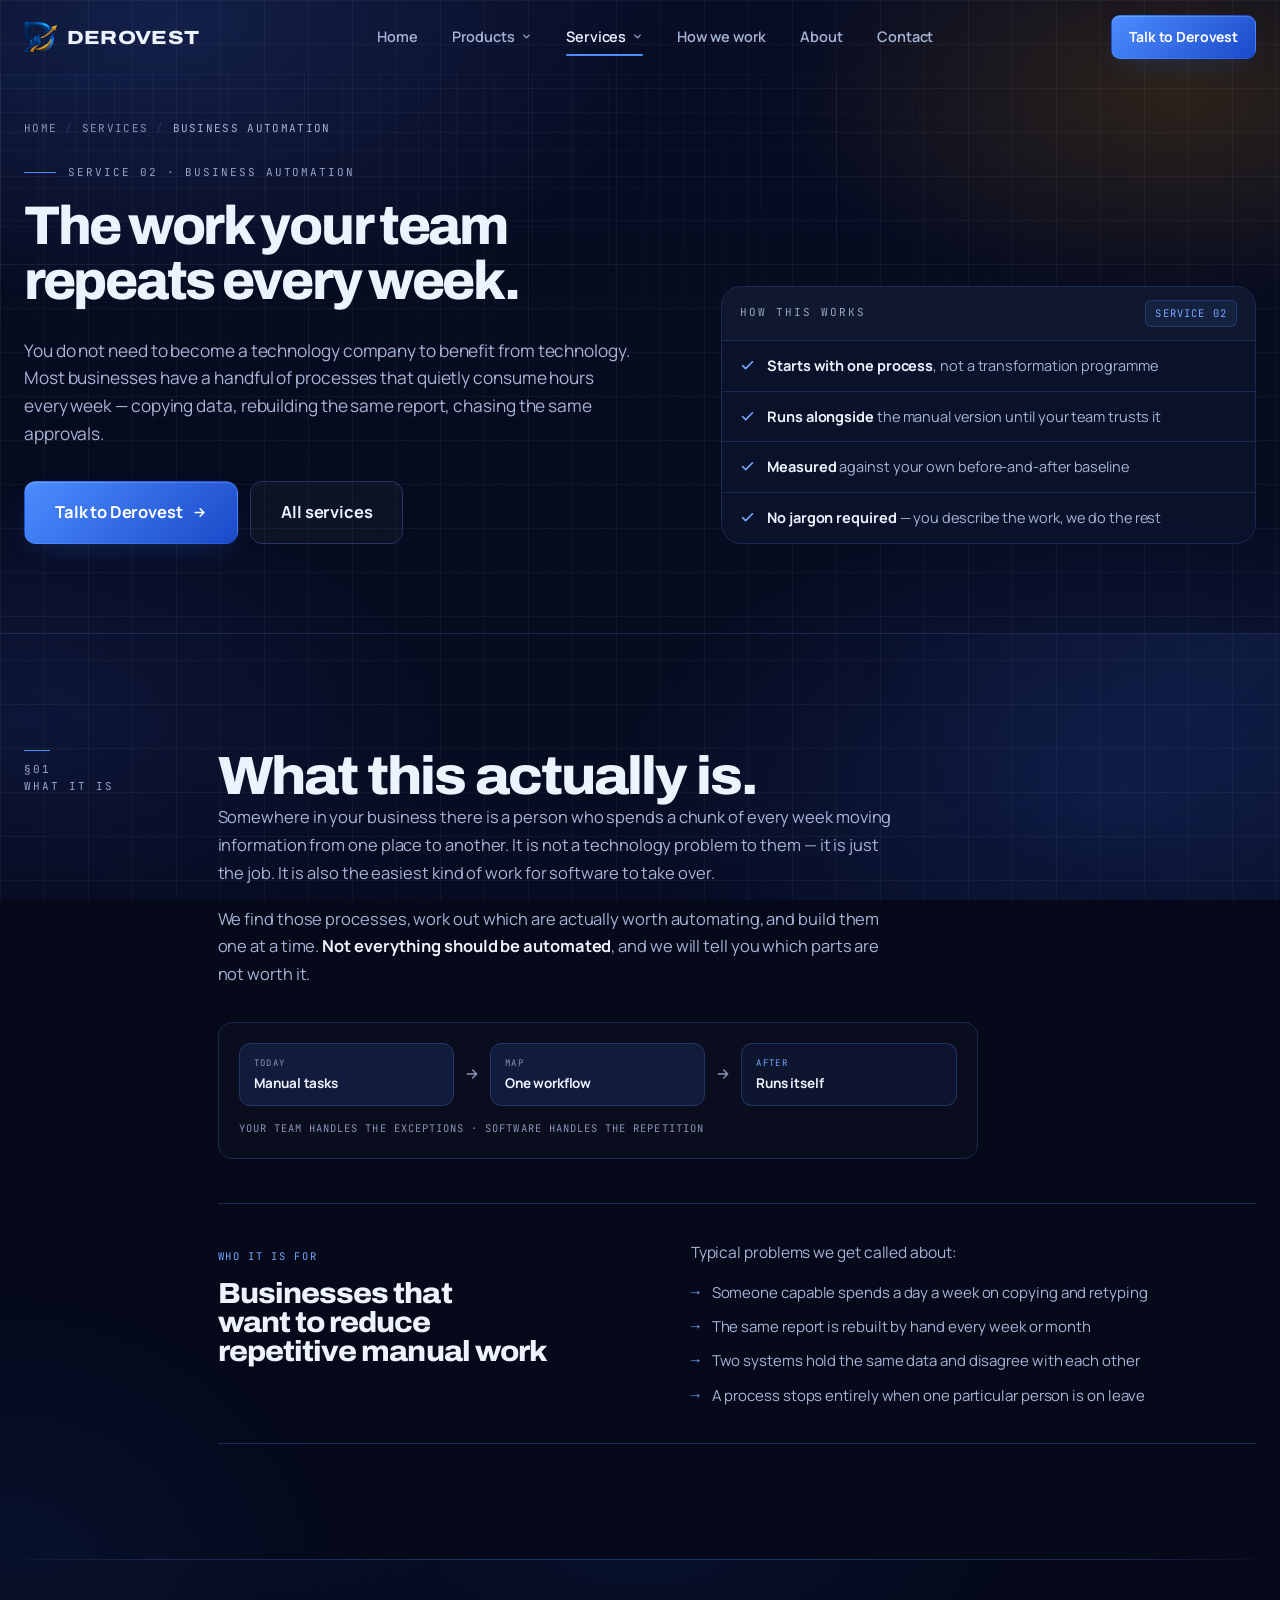
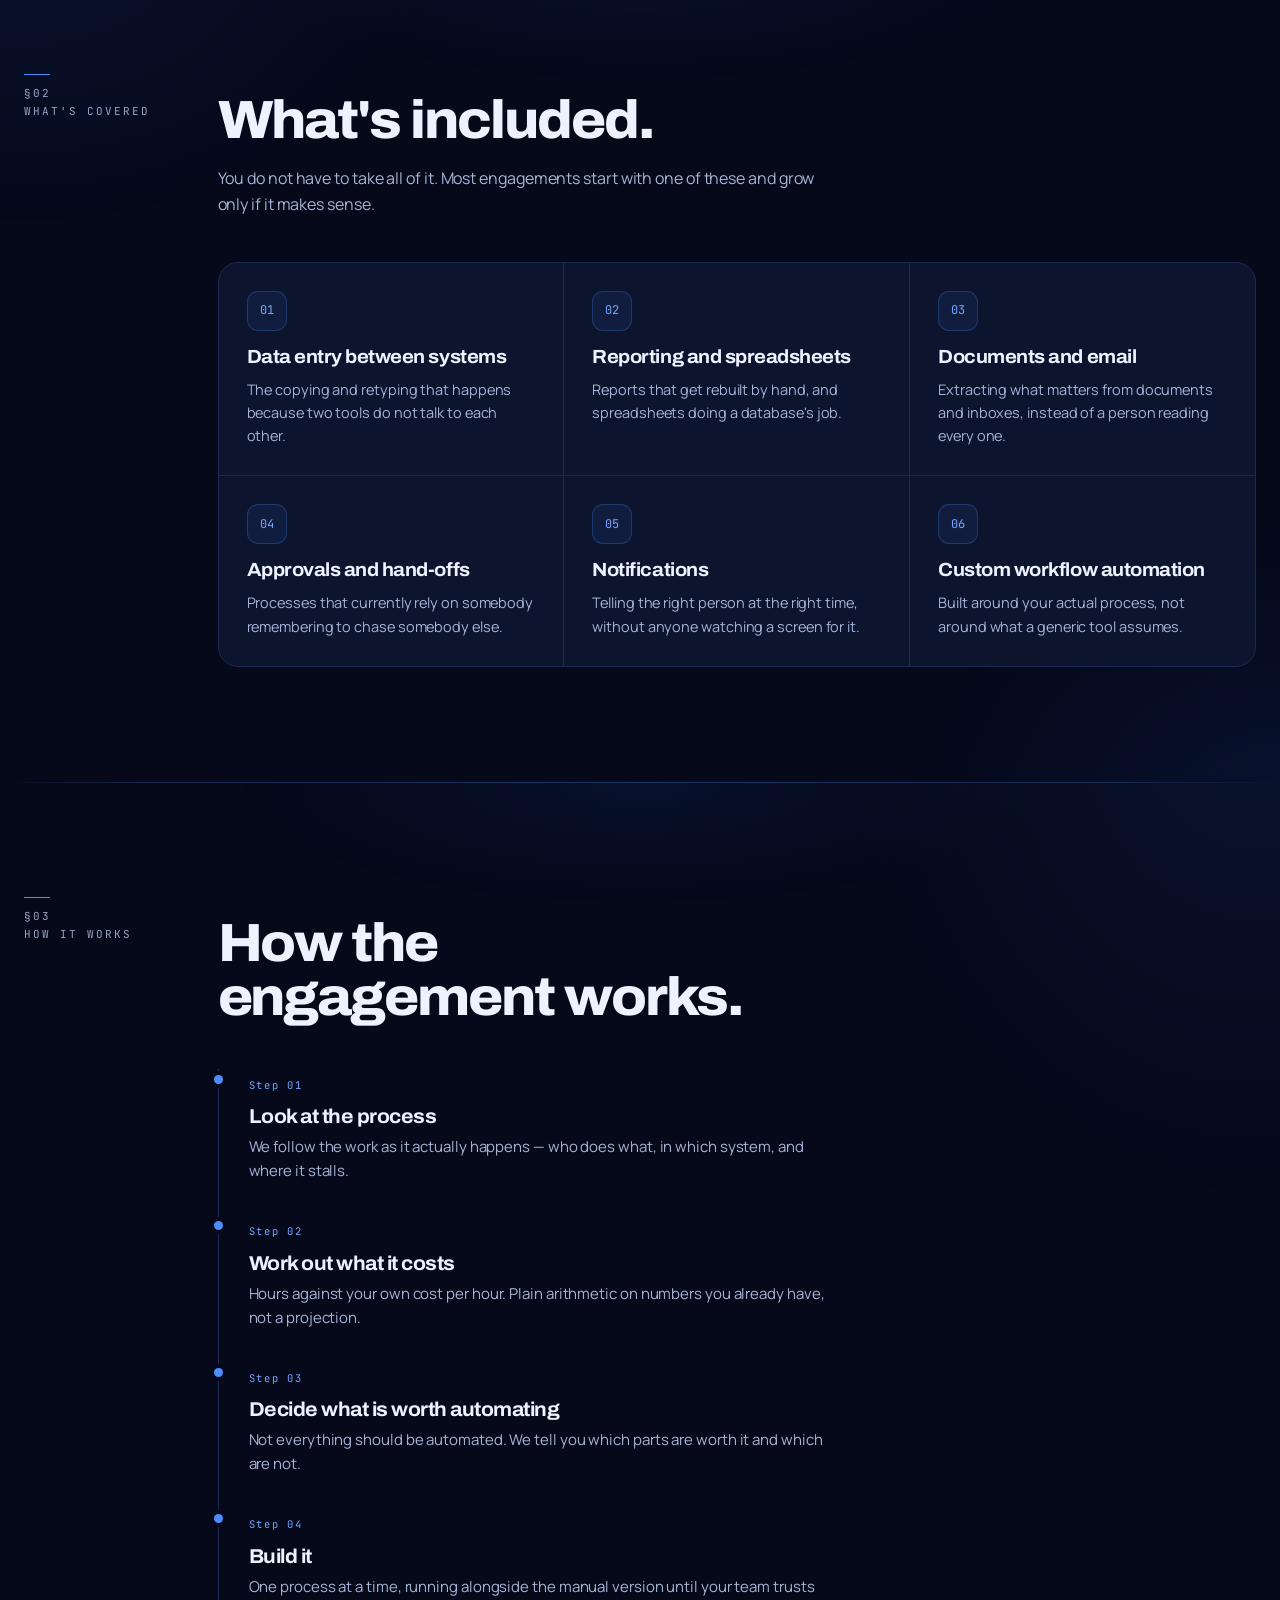
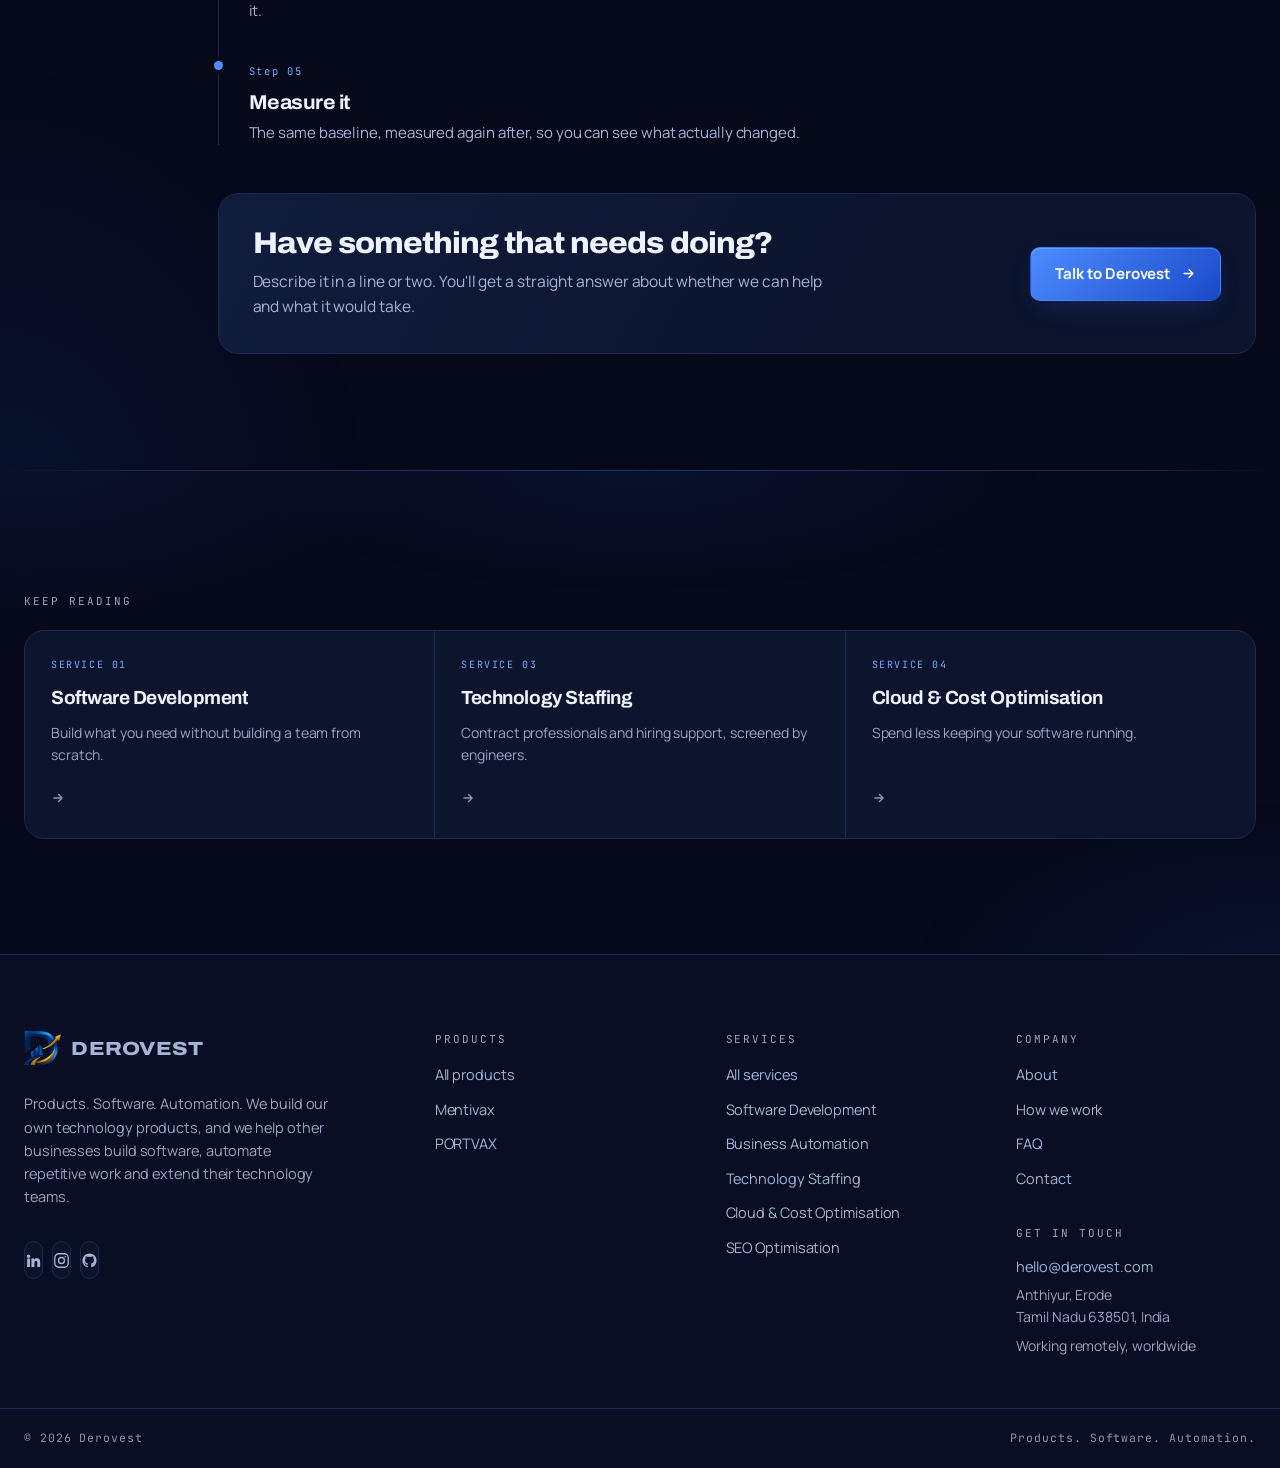
<file: services/business-automation.html>
<!doctype html>
<html lang="en">
<head>
<meta charset="utf-8">
<meta name="viewport" content="width=device-width, initial-scale=1">
<title>Business Automation — Automate Repetitive Work | Derovest</title>
<meta name="description" content="If your team repeats the same manual task — data entry, reports, spreadsheet workflows — Derovest can look at whether software can do it instead.">
<link rel="canonical" href="https://www.derovest.com/services/business-automation">
<meta name="robots" content="index, follow, max-image-preview:large, max-snippet:-1, max-video-preview:-1">
<link rel="alternate" hreflang="en" href="https://www.derovest.com/services/business-automation">
<link rel="alternate" hreflang="x-default" href="https://www.derovest.com/services/business-automation">
<meta name="author" content="Derovest">

<meta property="og:type" content="website">
<meta property="og:site_name" content="Derovest">
<meta property="og:locale" content="en_GB">
<meta property="og:title" content="Business Automation — Derovest">
<meta property="og:description" content="If your team repeatedly does the same manual task, we can look at whether technology can do it instead.">
<meta property="og:url" content="https://www.derovest.com/services/business-automation">
<meta property="og:image" content="https://www.derovest.com/og.png">
<meta property="og:image:width" content="1200">
<meta property="og:image:height" content="630">
<meta property="og:image:type" content="image/png">
<meta property="og:image:alt" content="Derovest — technology products, software solutions, business automation.">
<meta name="twitter:card" content="summary_large_image">
<meta name="twitter:title" content="Business Automation — Derovest">
<meta name="twitter:description" content="If your team repeatedly does the same manual task, we can look at whether technology can do it instead.">
<meta name="twitter:image" content="https://www.derovest.com/og.png">
<meta name="twitter:image:alt" content="Derovest — technology products, software solutions, business automation.">

<link rel="icon" href="/favicon.ico" sizes="16x16 32x32 48x48">
<link rel="icon" href="/favicon-96.png" type="image/png" sizes="96x96">
<link rel="apple-touch-icon" href="/apple-touch-icon.png">
<link rel="manifest" href="/site.webmanifest">
<meta name="theme-color" content="#05091A">
<meta name="color-scheme" content="dark">

<link rel="preload" as="font" type="font/woff2" href="/assets/fonts/archivo.woff2?v=de2f1fe817" crossorigin>
<link rel="preload" as="font" type="font/woff2" href="/assets/fonts/manrope.woff2?v=938c6e8019" crossorigin>
<link rel="stylesheet" href="/assets/style.css?v=26705de4d4">
<noscript><style>.rv,[data-stagger]>*,.auto-task,.auto-pipe .pstep{opacity:1;transform:none}.spine .tick,.timeline::before{transform:scaleX(1)}.dg-bar{transform:scaleY(1)}.mock .equity{stroke-dashoffset:0}.mock .equity-fill{opacity:1}.switch-panels{display:block}.switch-panel{opacity:1;visibility:visible;transform:none;border-bottom:1px solid var(--line)}.switch-list{display:none}</style></noscript>
<script src="/assets/site.js?v=5abf54484c" defer></script>

<script type="application/ld+json">
{
  "@context": "https://schema.org",
  "@graph": [
    {
      "@type": "Organization",
      "@id": "https://www.derovest.com/#organization",
      "name": "Derovest",
      "sameAs": [
        "https://www.linkedin.com/company/derovest",
        "https://www.instagram.com/derovest.in",
        "https://github.com/derovest",
        "https://www.crunchbase.com/organization/derovest"
      ],
      "address": {
        "@type": "PostalAddress",
        "streetAddress": "Anthiyur Colony",
        "addressLocality": "Anthiyur, Erode",
        "addressRegion": "Tamil Nadu",
        "postalCode": "638501",
        "addressCountry": "IN"
      },
      "brand": [
        {
          "@type": "Brand",
          "name": "Mentivax",
          "sameAs": "https://www.mentivax.com"
        },
        {
          "@type": "Brand",
          "name": "PORTVAX"
        }
      ],
      "url": "https://www.derovest.com/",
      "logo": {
        "@type": "ImageObject",
        "@id": "https://www.derovest.com/#logo",
        "url": "https://www.derovest.com/icon-512.png",
        "width": 512,
        "height": 512,
        "caption": "Derovest"
      },
      "image": "https://www.derovest.com/og.png",
      "description": "Derovest is a technology company. We build our own products — Mentivax and PORTVAX — and provide technology services: software development, technology staffing, and business automation.",
      "slogan": "Building technology. Delivering solutions.",
      "email": "hello@derovest.com",
      "telephone": "+91-63816-41340",
      "areaServed": {
        "@type": "Place",
        "name": "Worldwide"
      },
      "contactPoint": [
        {
          "@type": "ContactPoint",
          "contactType": "sales",
          "email": "hello@derovest.com",
          "telephone": "+91-63816-41340",
          "availableLanguage": [
            "en"
          ],
          "areaServed": "Worldwide",
          "url": "https://www.derovest.com/contact"
        }
      ],
      "knowsAbout": [
        "Mentivax",
        "PORTVAX",
        "Software development",
        "Custom software development",
        "MVP development",
        "Technology staffing",
        "Contract staffing",
        "Technical screening",
        "Business process automation",
        "Workflow automation",
        "Product development"
      ],
      "makesOffer": [
        {
          "@type": "Offer",
          "url": "https://www.derovest.com/services/software-development",
          "itemOffered": {
            "@type": "Service",
            "@id": "https://www.derovest.com/services/software-development#service",
            "name": "Software Development",
            "description": "Build what you need without building a large development team from scratch."
          }
        },
        {
          "@type": "Offer",
          "url": "https://www.derovest.com/services/technology-staffing",
          "itemOffered": {
            "@type": "Service",
            "@id": "https://www.derovest.com/services/technology-staffing#service",
            "name": "Technology Staffing",
            "description": "Technology talent through contract and hiring models, screened by people who can read code."
          }
        },
        {
          "@type": "Offer",
          "url": "https://www.derovest.com/services/business-automation",
          "itemOffered": {
            "@type": "Service",
            "@id": "https://www.derovest.com/services/business-automation#service",
            "name": "Business Automation",
            "description": "If your team repeatedly does the same manual task, we can look at whether technology can do it instead."
          }
        },
        {
          "@type": "Offer",
          "url": "https://www.derovest.com/services/seo",
          "itemOffered": {
            "@type": "Service",
            "@id": "https://www.derovest.com/services/seo#service",
            "name": "SEO Optimisation",
            "description": "Get found for what you actually sell, and know which pages are doing the work."
          }
        },
        {
          "@type": "Offer",
          "url": "https://www.derovest.com/services/server-cost-reduction",
          "itemOffered": {
            "@type": "Service",
            "@id": "https://www.derovest.com/services/server-cost-reduction#service",
            "name": "Server Cost Reduction",
            "description": "Cut what your infrastructure costs, with changes staged so your service stays up."
          }
        }
      ]
    },
    {
      "@type": "WebSite",
      "@id": "https://www.derovest.com/#website",
      "url": "https://www.derovest.com/",
      "name": "Derovest",
      "description": "Technology products, software development, technology staffing and business automation.",
      "publisher": {
        "@id": "https://www.derovest.com/#organization"
      },
      "inLanguage": "en"
    },
    {
      "@type": "WebPage",
      "@id": "https://www.derovest.com/services/business-automation#webpage",
      "url": "https://www.derovest.com/services/business-automation",
      "name": "Business Automation — Automate Repetitive Work | Derovest",
      "description": "If your team repeats the same manual task — data entry, reports, spreadsheet workflows — Derovest can look at whether software can do it instead.",
      "isPartOf": {
        "@id": "https://www.derovest.com/#website"
      },
      "about": {
        "@id": "https://www.derovest.com/#organization"
      },
      "breadcrumb": {
        "@id": "https://www.derovest.com/services/business-automation#breadcrumb"
      },
      "inLanguage": "en"
    },
    {
      "@type": "BreadcrumbList",
      "@id": "https://www.derovest.com/services/business-automation#breadcrumb",
      "itemListElement": [
        {
          "@type": "ListItem",
          "position": 1,
          "name": "Home",
          "item": "https://www.derovest.com/"
        },
        {
          "@type": "ListItem",
          "position": 2,
          "name": "Services",
          "item": "https://www.derovest.com/services"
        },
        {
          "@type": "ListItem",
          "position": 3,
          "name": "Business Automation",
          "item": "https://www.derovest.com/services/business-automation"
        }
      ]
    },
    {
      "@type": "Service",
      "@id": "https://www.derovest.com/services/business-automation#service",
      "name": "Business Automation",
      "serviceType": "Business Automation",
      "description": "You do not need to become a technology company to benefit from technology. Most businesses have a handful of processes that quietly consume hours every week — copying data, rebuilding the same report, chasing the same approvals.",
      "url": "https://www.derovest.com/services/business-automation",
      "provider": {
        "@id": "https://www.derovest.com/#organization"
      },
      "areaServed": "Worldwide",
      "hasOfferCatalog": {
        "@type": "OfferCatalog",
        "name": "Business Automation",
        "itemListElement": [
          {
            "@type": "Offer",
            "itemOffered": {
              "@type": "Service",
              "name": "Repetitive data entry between systems"
            }
          },
          {
            "@type": "Offer",
            "itemOffered": {
              "@type": "Service",
              "name": "Manual reporting and spreadsheet-based workflows"
            }
          },
          {
            "@type": "Offer",
            "itemOffered": {
              "@type": "Service",
              "name": "Repetitive administrative and back-office tasks"
            }
          },
          {
            "@type": "Offer",
            "itemOffered": {
              "@type": "Service",
              "name": "Approval and hand-off processes that rely on someone remembering"
            }
          },
          {
            "@type": "Offer",
            "itemOffered": {
              "@type": "Service",
              "name": "Connecting business tools that do not talk to each other"
            }
          },
          {
            "@type": "Offer",
            "itemOffered": {
              "@type": "Service",
              "name": "Custom workflow automation built around your process"
            }
          }
        ]
      }
    }
  ]
}
</script>
</head>
<body>
<a class="skip" href="#main">Skip to content</a>
<header class="nav" id="nav">
  <div class="wrap nav-in">
    <a class="brand" href="/" aria-label="Derovest — home"><img class="mark" src="/assets/logo.png" alt="" width="208" height="190" fetchpriority="high" decoding="async"><b>DEROVEST</b></a>
    <nav class="nav-links" id="nav-links" aria-label="Primary">
      <a href="/" data-nav="/">Home</a>
      <div class="nav-item">
        <a href="/products" data-nav="/products">Products <svg width="11" height="11" viewBox="0 0 24 24" fill="none" stroke="currentColor" stroke-width="3" stroke-linecap="round" stroke-linejoin="round" aria-hidden="true"><path d="m6 9 6 6 6-6"/></svg></a>
        <div class="mega">
          <div class="mega-grid mega-2">
            <a class="mega-link" href="/products/mentivax"><span class="ic">M</span><span class="txt"><b>Mentivax</b><span>School management and growth platform. Less paperwork, more teaching.</span></span></a>
            <a class="mega-link is-gold" href="/products/portvax"><span class="ic">P</span><span class="txt"><b>PORTVAX<span class="soon">Upcoming</span></b><span>Build, backtest and automate trading strategies — without writing code. In beta.</span></span></a>
          </div>
          <div class="mega-foot">
            <p>Two products Derovest builds, owns and runs itself.</p>
            <a class="more" href="/products">All products <svg width="14" height="14" viewBox="0 0 24 24" fill="none" stroke="currentColor" stroke-width="2.5" stroke-linecap="round" stroke-linejoin="round" aria-hidden="true"><path d="M5 12h14M13 6l6 6-6 6"/></svg></a>
          </div>
        </div>
      </div>
      <div class="nav-item">
        <a href="/services" data-nav="/services" aria-current="page">Services <svg width="11" height="11" viewBox="0 0 24 24" fill="none" stroke="currentColor" stroke-width="3" stroke-linecap="round" stroke-linejoin="round" aria-hidden="true"><path d="m6 9 6 6 6-6"/></svg></a>
        <div class="mega">
          <div class="mega-grid mega-2">
            <a class="mega-link" href="/services/software-development"><span class="ic">01</span><span class="txt"><b>Software Development</b><span>Web apps, SaaS, mobile, APIs and MVPs — without building a team first.</span></span></a>
            <a class="mega-link" href="/services/business-automation"><span class="ic">02</span><span class="txt"><b>Business Automation</b><span>Stop paying people to repeat the same task every week.</span></span></a>
            <a class="mega-link" href="/services/technology-staffing"><span class="ic">03</span><span class="txt"><b>Technology Staffing</b><span>Contract professionals and hiring support, screened by engineers.</span></span></a>
            <a class="mega-link" href="/services/server-cost-reduction"><span class="ic">04</span><span class="txt"><b>Cloud &amp; Cost Optimisation</b><span>Spend less keeping your software running, with nothing going dark.</span></span></a>
            <a class="mega-link" href="/services/seo"><span class="ic">05</span><span class="txt"><b>SEO Optimisation</b><span>Get found for what you actually sell.</span></span></a>
            <a class="mega-link is-gold" href="/services#how-we-work"><span class="ic">→</span><span class="txt"><b>How we work</b><span>Four steps, written scope, transparent pricing, clean handover.</span></span></a>
          </div>
          <div class="mega-foot">
            <p>Not sure which one you need? Describe the problem, not the solution.</p>
            <a class="more" href="/contact">Talk to Derovest <svg width="14" height="14" viewBox="0 0 24 24" fill="none" stroke="currentColor" stroke-width="2.5" stroke-linecap="round" stroke-linejoin="round" aria-hidden="true"><path d="M5 12h14M13 6l6 6-6 6"/></svg></a>
          </div>
        </div>
      </div>
      <a href="/services#how-we-work" data-nav="/how">How we work</a>
      <a href="/about" data-nav="/about">About</a>
      <a href="/contact" data-nav="/contact">Contact</a>
      <div class="nav-mob-cta">
        <a class="btn btn-primary" href="/contact">Talk to Derovest <svg width="15" height="15" viewBox="0 0 24 24" fill="none" stroke="currentColor" stroke-width="2.4" stroke-linecap="round" stroke-linejoin="round" aria-hidden="true"><path d="M5 12h14M13 6l6 6-6 6"/></svg></a>
      </div>
      <div class="nav-mob-meta">
        <a href="/faq">FAQ</a>
        <a href="https://www.linkedin.com/company/derovest" rel="me noopener" target="_blank">LinkedIn</a>
        <a href="https://www.instagram.com/derovest.in" rel="me noopener" target="_blank">Instagram</a>
        <a href="https://github.com/derovest" rel="me noopener" target="_blank">GitHub</a>
      </div>
    </nav>
    <a class="btn btn-primary btn-sm nav-cta" href="/contact">Talk to Derovest</a>
    <button class="nav-toggle" id="nav-toggle" type="button" aria-label="Open menu" aria-expanded="false" aria-controls="nav-links">
      <svg class="bars" width="18" height="18" viewBox="0 0 24 24" fill="none" stroke="currentColor" stroke-width="2.2" stroke-linecap="round" aria-hidden="true"><path d="M3 6h18M3 12h18M3 18h18"/></svg>
      <svg class="ex" width="18" height="18" viewBox="0 0 24 24" fill="none" stroke="currentColor" stroke-width="2.2" stroke-linecap="round" aria-hidden="true"><path d="M18 6 6 18M6 6l12 12"/></svg>
    </button>
  </div>
</header>
<main id="main">

<section class="page-hero">
  <div class="wrap page-hero-in">
    <div>
      <nav class="crumbs" aria-label="Breadcrumb">
        <ol>
          <li><a href="/">Home</a></li>
          <li><a href="/services">Services</a></li>
          <li><span aria-current="page">Business Automation</span></li>
        </ol>
      </nav>
      <div class="eyebrow" style="margin:26px 0 -6px"><span class="bar"></span><span class="code-label">Service 02 · Business automation</span></div>
      <h1>The work your team<br>repeats every week.</h1>
      <p class="lede">You do not need to become a technology company to benefit from technology. Most businesses have a handful of processes that quietly consume hours every week — copying data, rebuilding the same report, chasing the same approvals.</p>
      <div class="cta-row">
        <a class="btn btn-primary btn-lg magnetic" href="/contact">Talk to Derovest <svg width="15" height="15" viewBox="0 0 24 24" fill="none" stroke="currentColor" stroke-width="2.4" stroke-linecap="round" stroke-linejoin="round" aria-hidden="true"><path d="M5 12h14M13 6l6 6-6 6"/></svg></a>
        <a class="btn btn-ghost btn-lg" href="/services">All services</a>
      </div>
    </div>
    <div class="facts">
      <div class="facts-head"><span class="code-label">How this works</span><span class="tag blue">Service 02</span></div>
      <ul><li><svg width="15" height="15" viewBox="0 0 24 24" fill="none" stroke="currentColor" stroke-width="2.6" stroke-linecap="round" stroke-linejoin="round" aria-hidden="true"><path d="M20 6 9 17l-5-5"/></svg><span><b>Starts with one process</b>, not a transformation programme</span></li><li><svg width="15" height="15" viewBox="0 0 24 24" fill="none" stroke="currentColor" stroke-width="2.6" stroke-linecap="round" stroke-linejoin="round" aria-hidden="true"><path d="M20 6 9 17l-5-5"/></svg><span><b>Runs alongside</b> the manual version until your team trusts it</span></li><li><svg width="15" height="15" viewBox="0 0 24 24" fill="none" stroke="currentColor" stroke-width="2.6" stroke-linecap="round" stroke-linejoin="round" aria-hidden="true"><path d="M20 6 9 17l-5-5"/></svg><span><b>Measured</b> against your own before-and-after baseline</span></li><li><svg width="15" height="15" viewBox="0 0 24 24" fill="none" stroke="currentColor" stroke-width="2.6" stroke-linecap="round" stroke-linejoin="round" aria-hidden="true"><path d="M20 6 9 17l-5-5"/></svg><span><b>No jargon required</b> — you describe the work, we do the rest</span></li></ul>
    </div>
  </div>
</section>

<section class="band">
  <div class="wrap spine">
    <div class="gutter-col"><div class="stick"><span class="tick"></span><span class="code-label">§01<br>What it is</span></div></div>
    <div>
      <h2 class="rv">What this actually is.</h2>
      <div class="prose rv"><p>Somewhere in your business there is a person who spends a chunk of every week moving information from one place to another. It is not a technology problem to them — it is just the job. It is also the easiest kind of work for software to take over.</p><p>We find those processes, work out which are actually worth automating, and build them one at a time. <b>Not everything should be automated</b>, and we will tell you which parts are not worth it.</p></div>

      <div class="diagram rv" style="margin-top:34px; max-width:760px">
        <div class="dg-row"><div class="dg-step"><span class="l">Today</span><span class="v">Manual tasks</span></div><svg class="dg-arrow" width="16" height="16" viewBox="0 0 24 24" fill="none" stroke="currentColor" stroke-width="2.2" stroke-linecap="round" stroke-linejoin="round" aria-hidden="true"><path d="M5 12h14M13 6l6 6-6 6"/></svg><div class="dg-step"><span class="l">Map</span><span class="v">One workflow</span></div><svg class="dg-arrow" width="16" height="16" viewBox="0 0 24 24" fill="none" stroke="currentColor" stroke-width="2.2" stroke-linecap="round" stroke-linejoin="round" aria-hidden="true"><path d="M5 12h14M13 6l6 6-6 6"/></svg><div class="dg-step on"><span class="l">After</span><span class="v">Runs itself</span></div></div>
        <p class="dg-caption">Your team handles the exceptions · software handles the repetition</p>
      </div>

      <div class="rows rv">
        <div class="row">
          <div><span class="n">Who it is for</span><h3>Businesses that want to reduce repetitive manual work</h3></div>
          <div class="side-copy">
            <p>Typical problems we get called about:</p>
            <ul><li>Someone capable spends a day a week on copying and retyping</li><li>The same report is rebuilt by hand every week or month</li><li>Two systems hold the same data and disagree with each other</li><li>A process stops entirely when one particular person is on leave</li></ul>
          </div>
        </div>
      </div>
    </div>
  </div>
</section>

<section class="band rule">
  <div class="wrap spine">
    <div class="gutter-col"><div class="stick"><span class="tick"></span><span class="code-label">§02<br>What's covered</span></div></div>
    <div>
      <div class="band-head">
        <h2 class="rv">What's included.</h2>
        <p class="sec-lede rv">You do not have to take all of it. Most engagements start with one of these and grow only if it makes sense.</p>
      </div>
      <div class="cards rv" data-stagger><div class="card"><span class="ic"><span class="mono" style="font-size:12px">01</span></span><h3>Data entry between systems</h3><p>The copying and retyping that happens because two tools do not talk to each other.</p></div><div class="card"><span class="ic"><span class="mono" style="font-size:12px">02</span></span><h3>Reporting and spreadsheets</h3><p>Reports that get rebuilt by hand, and spreadsheets doing a database's job.</p></div><div class="card"><span class="ic"><span class="mono" style="font-size:12px">03</span></span><h3>Documents and email</h3><p>Extracting what matters from documents and inboxes, instead of a person reading every one.</p></div><div class="card"><span class="ic"><span class="mono" style="font-size:12px">04</span></span><h3>Approvals and hand-offs</h3><p>Processes that currently rely on somebody remembering to chase somebody else.</p></div><div class="card"><span class="ic"><span class="mono" style="font-size:12px">05</span></span><h3>Notifications</h3><p>Telling the right person at the right time, without anyone watching a screen for it.</p></div><div class="card"><span class="ic"><span class="mono" style="font-size:12px">06</span></span><h3>Custom workflow automation</h3><p>Built around your actual process, not around what a generic tool assumes.</p></div></div>
    </div>
  </div>
</section>

<section class="band rule">
  <div class="wrap spine">
    <div class="gutter-col"><div class="stick"><span class="tick"></span><span class="code-label">§03<br>How it works</span></div></div>
    <div>
      <div class="band-head">
        <h2 class="rv">How the engagement works.</h2>
      </div>
      <div class="track rv"><div class="stop"><span class="n">Step 01</span><h3>Look at the process</h3><p>We follow the work as it actually happens — who does what, in which system, and where it stalls.</p></div><div class="stop"><span class="n">Step 02</span><h3>Work out what it costs</h3><p>Hours against your own cost per hour. Plain arithmetic on numbers you already have, not a projection.</p></div><div class="stop"><span class="n">Step 03</span><h3>Decide what is worth automating</h3><p>Not everything should be automated. We tell you which parts are worth it and which are not.</p></div><div class="stop"><span class="n">Step 04</span><h3>Build it</h3><p>One process at a time, running alongside the manual version until your team trusts it.</p></div><div class="stop"><span class="n">Step 05</span><h3>Measure it</h3><p>The same baseline, measured again after, so you can see what actually changed.</p></div></div>

      <div class="close-cta rv">
        <div>
          <h2>Have something that needs doing?</h2>
          <p>Describe it in a line or two. You'll get a straight answer about whether we can help and what it would take.</p>
        </div>
        <a class="btn btn-primary magnetic" href="/contact">Talk to Derovest <svg width="15" height="15" viewBox="0 0 24 24" fill="none" stroke="currentColor" stroke-width="2.4" stroke-linecap="round" stroke-linejoin="round" aria-hidden="true"><path d="M5 12h14M13 6l6 6-6 6"/></svg></a>
      </div>
    </div>
  </div>
</section>

<section class="band rule">
  <div class="wrap">
    <span class="code-label">Keep reading</span>
    <div class="next rv" style="margin-top:18px"><a href="/services/software-development"><span class="k">Service 01</span><b>Software Development</b><p>Build what you need without building a team from scratch.</p><span class="arw"><svg width="14" height="14" viewBox="0 0 24 24" fill="none" stroke="currentColor" stroke-width="2.4" stroke-linecap="round" stroke-linejoin="round" aria-hidden="true"><path d="M5 12h14M13 6l6 6-6 6"/></svg></span></a><a href="/services/technology-staffing"><span class="k">Service 03</span><b>Technology Staffing</b><p>Contract professionals and hiring support, screened by engineers.</p><span class="arw"><svg width="14" height="14" viewBox="0 0 24 24" fill="none" stroke="currentColor" stroke-width="2.4" stroke-linecap="round" stroke-linejoin="round" aria-hidden="true"><path d="M5 12h14M13 6l6 6-6 6"/></svg></span></a><a href="/services/server-cost-reduction"><span class="k">Service 04</span><b>Cloud &amp; Cost Optimisation</b><p>Spend less keeping your software running.</p><span class="arw"><svg width="14" height="14" viewBox="0 0 24 24" fill="none" stroke="currentColor" stroke-width="2.4" stroke-linecap="round" stroke-linejoin="round" aria-hidden="true"><path d="M5 12h14M13 6l6 6-6 6"/></svg></span></a></div>
  </div>
</section>

</main>
<footer class="foot">
  <div class="wrap foot-in">
    <div class="foot-col foot-brand">
      <a class="brand" href="/" aria-label="Derovest — home"><img class="mark" src="/assets/logo.png" alt="" width="208" height="190" loading="lazy" decoding="async"><b>DEROVEST</b></a>
      <p>Products. Software. Automation. We build our own technology products, and we help other businesses build software, automate repetitive work and extend their technology teams.</p>
      <div class="foot-social">
        <a href="https://www.linkedin.com/company/derovest" rel="me noopener" target="_blank" aria-label="Derovest on LinkedIn" title="LinkedIn"><svg width="17" height="17" viewBox="0 0 24 24" fill="currentColor" aria-hidden="true"><path d="M4.98 3.5a2.5 2.5 0 1 1 0 5 2.5 2.5 0 0 1 0-5zM3 9h4v12H3zM9 9h3.8v1.7h.05c.53-.95 1.83-1.95 3.77-1.95 4.03 0 4.78 2.5 4.78 5.75V21h-4v-5.6c0-1.34-.03-3.07-1.9-3.07-1.9 0-2.2 1.46-2.2 2.97V21H9z"/></svg></a>
        <a href="https://www.instagram.com/derovest.in" rel="me noopener" target="_blank" aria-label="Derovest on Instagram" title="Instagram"><svg width="17" height="17" viewBox="0 0 24 24" fill="none" stroke="currentColor" stroke-width="1.9" aria-hidden="true"><rect x="2.5" y="2.5" width="19" height="19" rx="5.5"/><circle cx="12" cy="12" r="4.2"/><circle cx="17.4" cy="6.6" r="1.1" fill="currentColor" stroke="none"/></svg></a>
        <a href="https://github.com/derovest" rel="me noopener" target="_blank" aria-label="Derovest on GitHub" title="GitHub"><svg width="17" height="17" viewBox="0 0 24 24" fill="currentColor" aria-hidden="true"><path d="M12 2a10 10 0 0 0-3.16 19.49c.5.09.68-.22.68-.48l-.01-1.7c-2.78.6-3.37-1.34-3.37-1.34-.45-1.16-1.11-1.47-1.11-1.47-.91-.62.07-.61.07-.61 1 .07 1.53 1.03 1.53 1.03.9 1.53 2.36 1.09 2.94.83.09-.65.35-1.09.63-1.34-2.22-.25-4.55-1.11-4.55-4.94 0-1.09.39-1.98 1.03-2.68-.1-.25-.45-1.27.1-2.64 0 0 .84-.27 2.75 1.02a9.5 9.5 0 0 1 5 0c1.91-1.29 2.75-1.02 2.75-1.02.55 1.37.2 2.39.1 2.64.64.7 1.03 1.59 1.03 2.68 0 3.84-2.34 4.68-4.57 4.93.36.31.68.92.68 1.85l-.01 2.75c0 .27.18.58.69.48A10 10 0 0 0 12 2z"/></svg></a>
      </div>
    </div>
    <nav class="foot-col" aria-label="Products">
      <span class="code-label">Products</span>
      <a href="/products">All products</a>
      <a href="/products/mentivax">Mentivax</a>
      <a href="/products/portvax">PORTVAX</a>
    </nav>
    <nav class="foot-col" aria-label="Services">
      <span class="code-label">Services</span>
      <a href="/services">All services</a>
      <a href="/services/software-development">Software Development</a>
      <a href="/services/business-automation">Business Automation</a>
      <a href="/services/technology-staffing">Technology Staffing</a>
      <a href="/services/server-cost-reduction">Cloud &amp; Cost Optimisation</a>
      <a href="/services/seo">SEO Optimisation</a>
    </nav>
    <div class="foot-col">
      <span class="code-label">Company</span>
      <a href="/about">About</a>
      <a href="/services#how-we-work">How we work</a>
      <a href="/faq">FAQ</a>
      <a href="/contact">Contact</a>
      <div class="foot-contact">
        <span class="code-label" style="margin-bottom:6px">Get in touch</span>
        <a href="/contact">hello@derovest.com</a>
        <span>Anthiyur, Erode<br>Tamil Nadu 638501, India</span>
        <span>Working remotely, worldwide</span>
      </div>
    </div>
  </div>
  <div class="wrap foot-bottom">
    <span>© <span id="year">2026</span> Derovest</span>
    <span class="sep">Products. Software. Automation.</span>
  </div>
</footer>
</body>
</html>
</file>
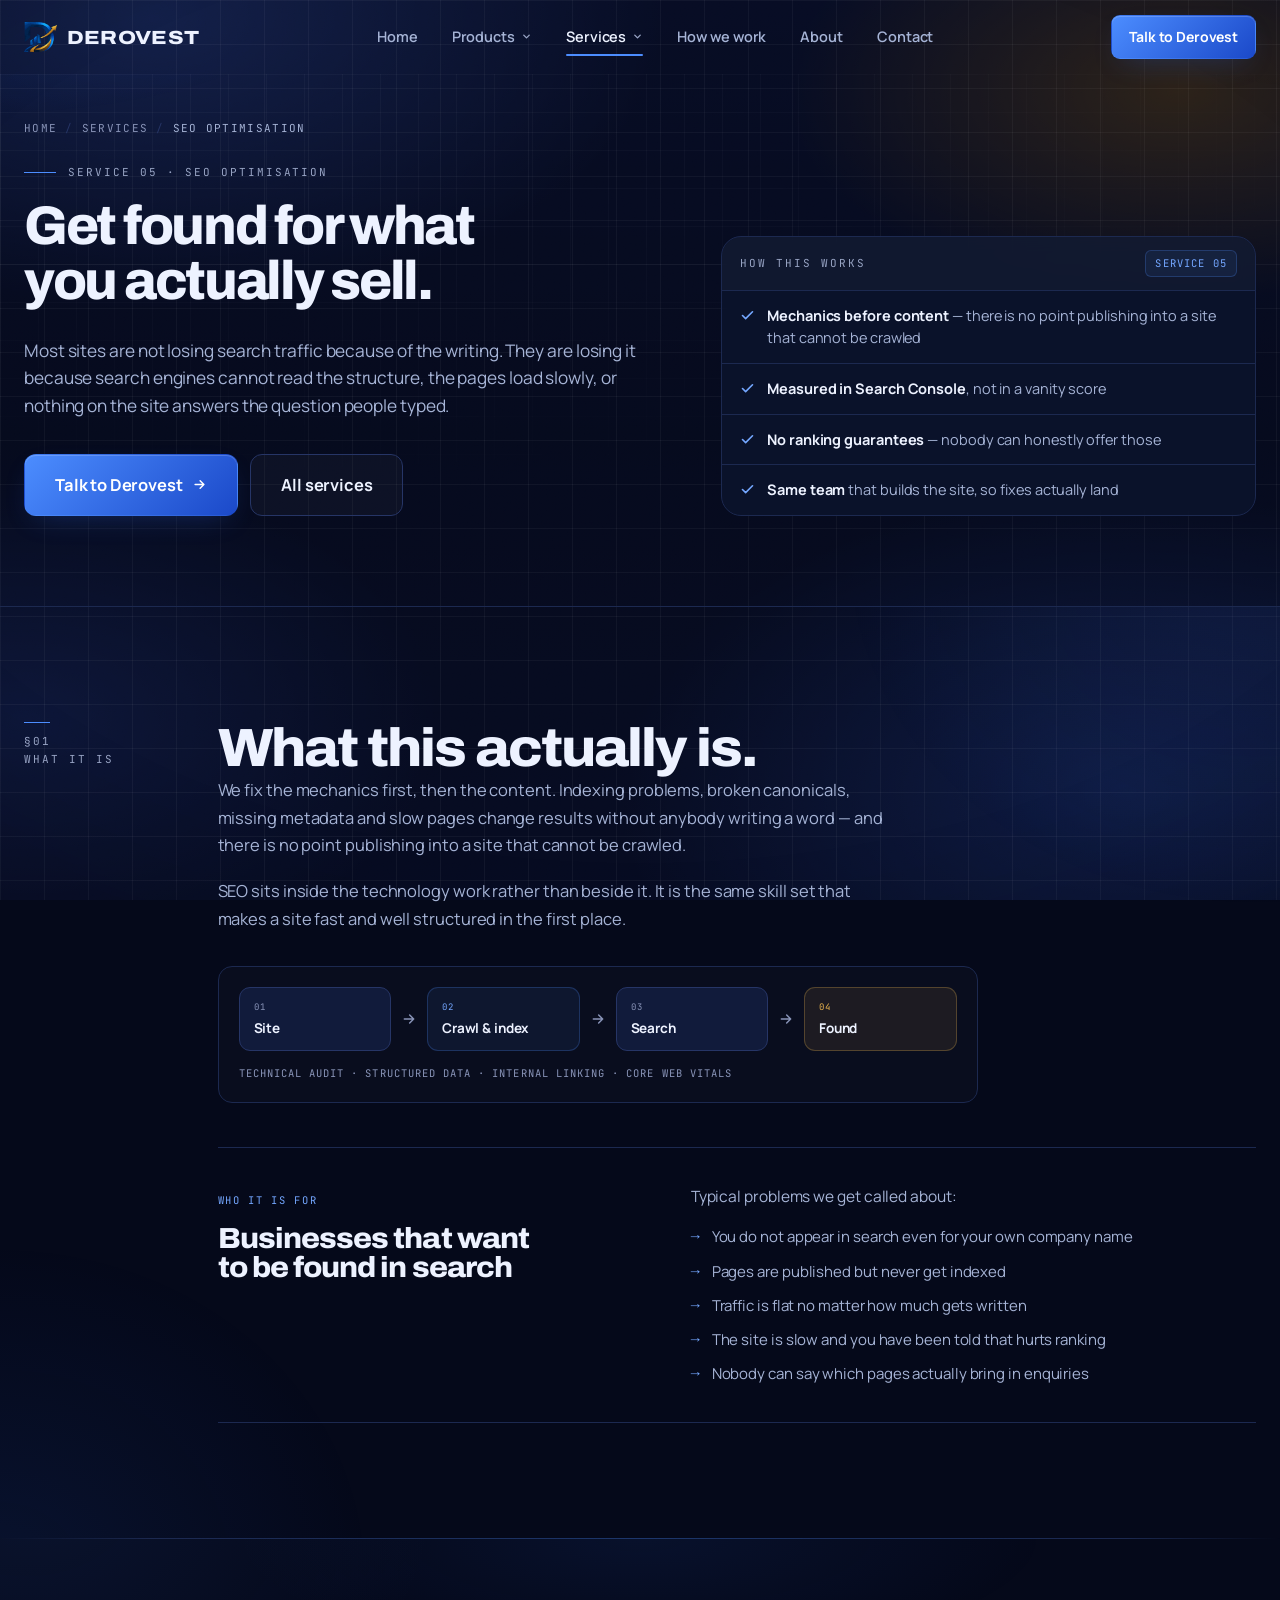
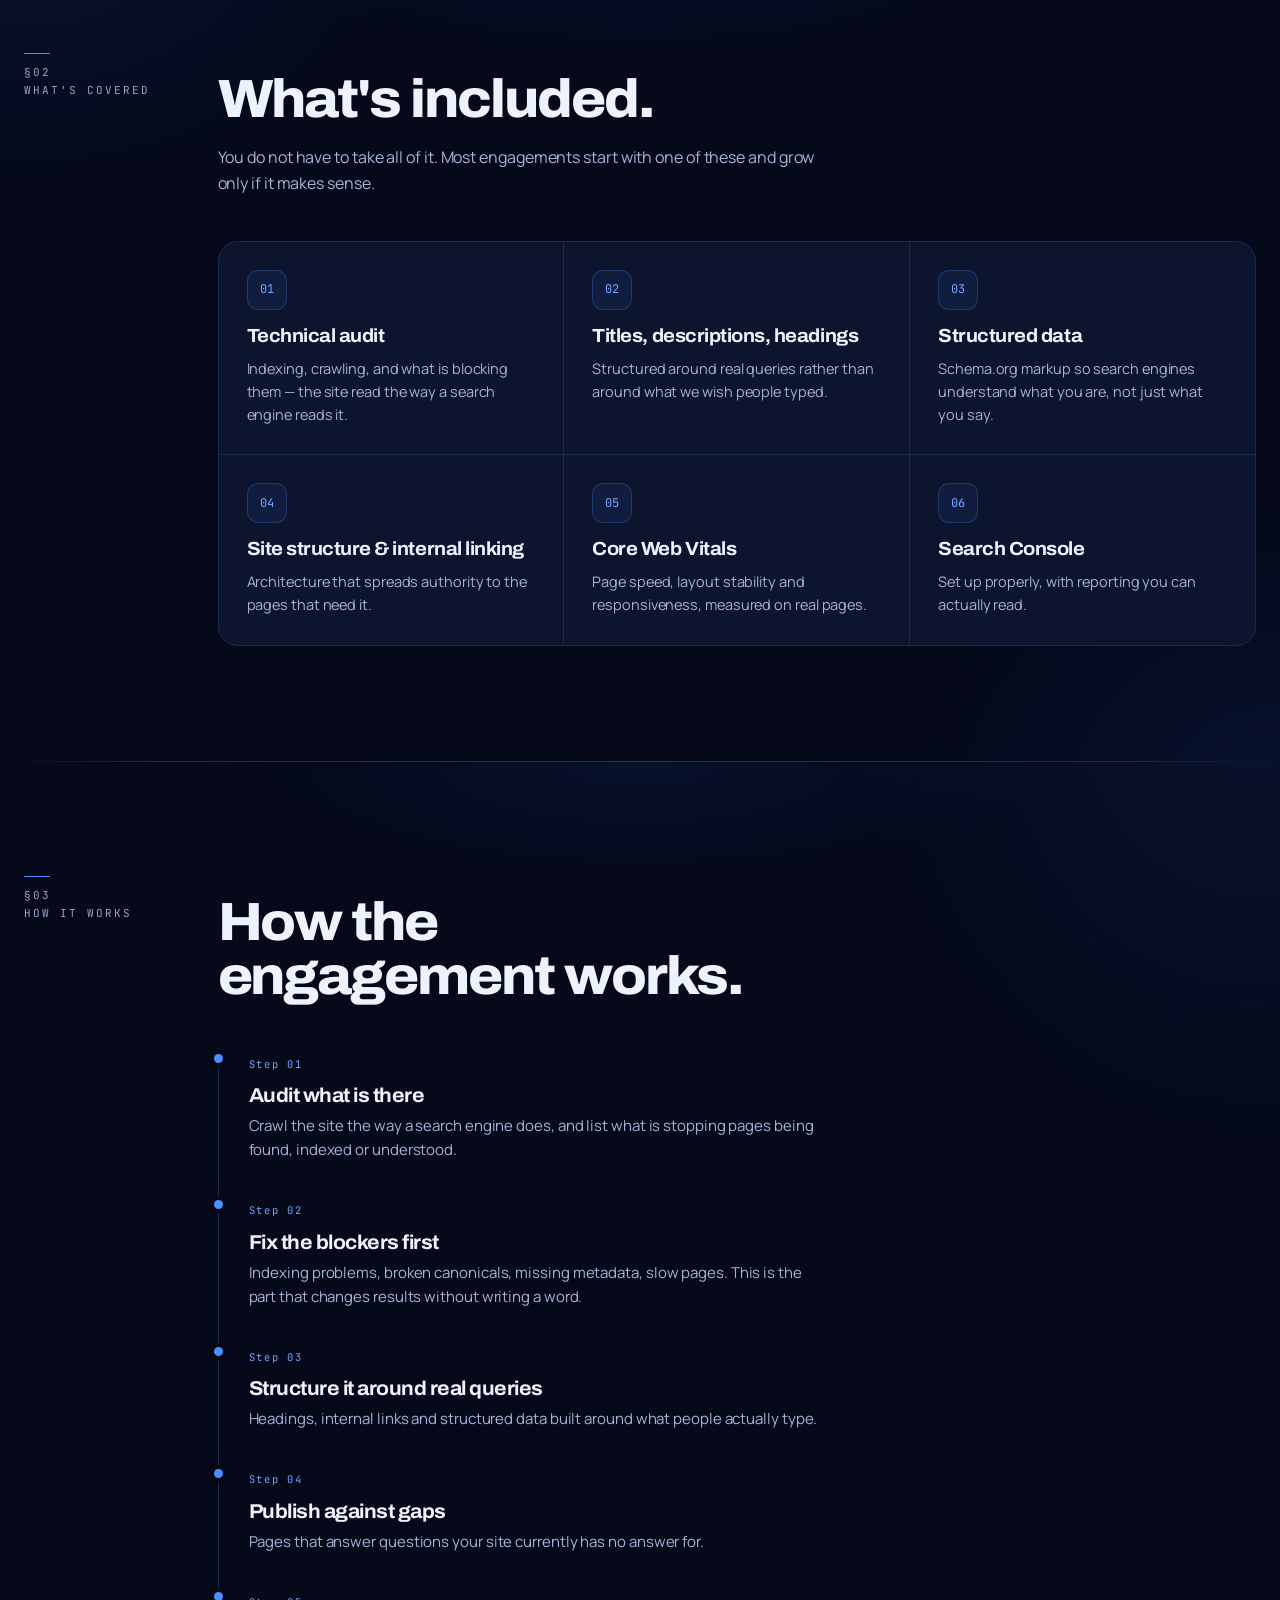
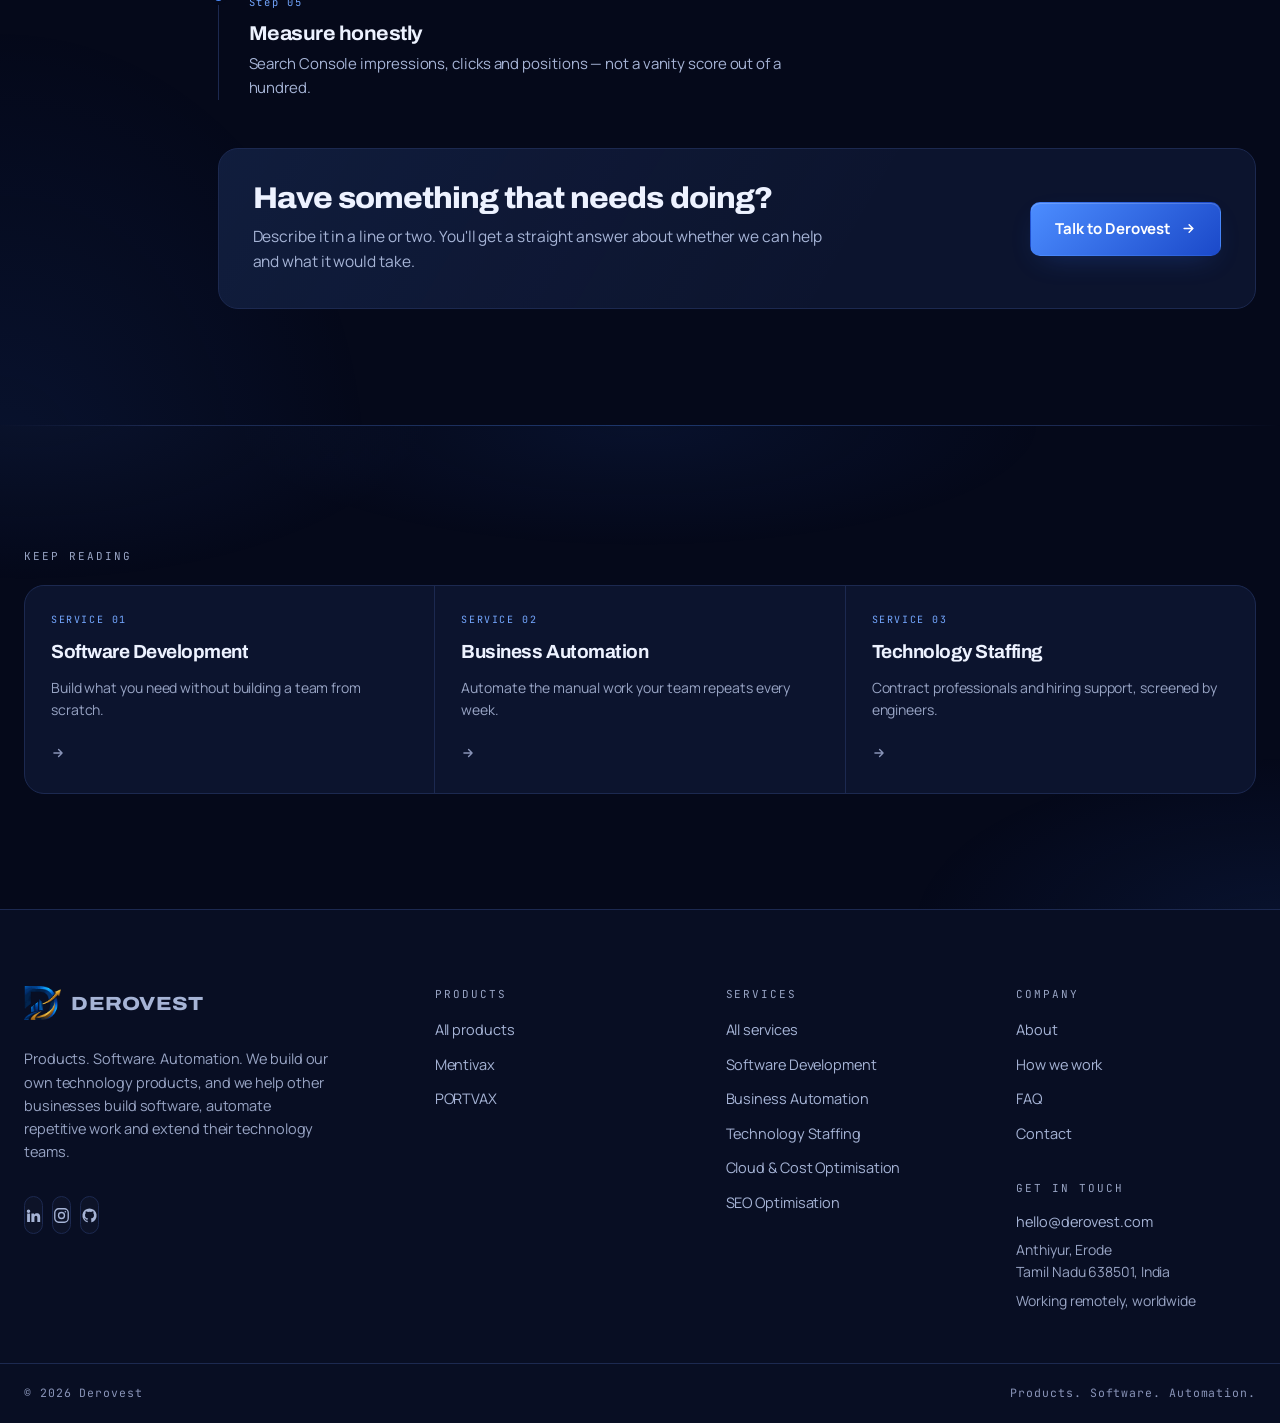
<file: services/seo.html>
<!doctype html>
<html lang="en">
<head>
<meta charset="utf-8">
<meta name="viewport" content="width=device-width, initial-scale=1">
<title>SEO Optimisation — Technical SEO & Visibility | Derovest</title>
<meta name="description" content="Technical SEO audits, indexing fixes, structured data, site architecture and page speed — then content built around what people actually search for.">
<link rel="canonical" href="https://www.derovest.com/services/seo">
<meta name="robots" content="index, follow, max-image-preview:large, max-snippet:-1, max-video-preview:-1">
<link rel="alternate" hreflang="en" href="https://www.derovest.com/services/seo">
<link rel="alternate" hreflang="x-default" href="https://www.derovest.com/services/seo">
<meta name="author" content="Derovest">

<meta property="og:type" content="website">
<meta property="og:site_name" content="Derovest">
<meta property="og:locale" content="en_GB">
<meta property="og:title" content="SEO Optimisation — Derovest">
<meta property="og:description" content="Get found for what you actually sell, and know which pages are doing the work.">
<meta property="og:url" content="https://www.derovest.com/services/seo">
<meta property="og:image" content="https://www.derovest.com/og.png">
<meta property="og:image:width" content="1200">
<meta property="og:image:height" content="630">
<meta property="og:image:type" content="image/png">
<meta property="og:image:alt" content="Derovest — technology products, software solutions, business automation.">
<meta name="twitter:card" content="summary_large_image">
<meta name="twitter:title" content="SEO Optimisation — Derovest">
<meta name="twitter:description" content="Get found for what you actually sell, and know which pages are doing the work.">
<meta name="twitter:image" content="https://www.derovest.com/og.png">
<meta name="twitter:image:alt" content="Derovest — technology products, software solutions, business automation.">

<link rel="icon" href="/favicon.ico" sizes="16x16 32x32 48x48">
<link rel="icon" href="/favicon-96.png" type="image/png" sizes="96x96">
<link rel="apple-touch-icon" href="/apple-touch-icon.png">
<link rel="manifest" href="/site.webmanifest">
<meta name="theme-color" content="#05091A">
<meta name="color-scheme" content="dark">

<link rel="preload" as="font" type="font/woff2" href="/assets/fonts/archivo.woff2?v=de2f1fe817" crossorigin>
<link rel="preload" as="font" type="font/woff2" href="/assets/fonts/manrope.woff2?v=938c6e8019" crossorigin>
<link rel="stylesheet" href="/assets/style.css?v=26705de4d4">
<noscript><style>.rv,[data-stagger]>*,.auto-task,.auto-pipe .pstep{opacity:1;transform:none}.spine .tick,.timeline::before{transform:scaleX(1)}.dg-bar{transform:scaleY(1)}.mock .equity{stroke-dashoffset:0}.mock .equity-fill{opacity:1}.switch-panels{display:block}.switch-panel{opacity:1;visibility:visible;transform:none;border-bottom:1px solid var(--line)}.switch-list{display:none}</style></noscript>
<script src="/assets/site.js?v=5abf54484c" defer></script>

<script type="application/ld+json">
{
  "@context": "https://schema.org",
  "@graph": [
    {
      "@type": "Organization",
      "@id": "https://www.derovest.com/#organization",
      "name": "Derovest",
      "sameAs": [
        "https://www.linkedin.com/company/derovest",
        "https://www.instagram.com/derovest.in",
        "https://github.com/derovest",
        "https://www.crunchbase.com/organization/derovest"
      ],
      "address": {
        "@type": "PostalAddress",
        "streetAddress": "Anthiyur Colony",
        "addressLocality": "Anthiyur, Erode",
        "addressRegion": "Tamil Nadu",
        "postalCode": "638501",
        "addressCountry": "IN"
      },
      "brand": [
        {
          "@type": "Brand",
          "name": "Mentivax",
          "sameAs": "https://www.mentivax.com"
        },
        {
          "@type": "Brand",
          "name": "PORTVAX"
        }
      ],
      "url": "https://www.derovest.com/",
      "logo": {
        "@type": "ImageObject",
        "@id": "https://www.derovest.com/#logo",
        "url": "https://www.derovest.com/icon-512.png",
        "width": 512,
        "height": 512,
        "caption": "Derovest"
      },
      "image": "https://www.derovest.com/og.png",
      "description": "Derovest is a technology company. We build our own products — Mentivax and PORTVAX — and provide technology services: software development, technology staffing, and business automation.",
      "slogan": "Building technology. Delivering solutions.",
      "email": "hello@derovest.com",
      "telephone": "+91-63816-41340",
      "areaServed": {
        "@type": "Place",
        "name": "Worldwide"
      },
      "contactPoint": [
        {
          "@type": "ContactPoint",
          "contactType": "sales",
          "email": "hello@derovest.com",
          "telephone": "+91-63816-41340",
          "availableLanguage": [
            "en"
          ],
          "areaServed": "Worldwide",
          "url": "https://www.derovest.com/contact"
        }
      ],
      "knowsAbout": [
        "Mentivax",
        "PORTVAX",
        "Software development",
        "Custom software development",
        "MVP development",
        "Technology staffing",
        "Contract staffing",
        "Technical screening",
        "Business process automation",
        "Workflow automation",
        "Product development"
      ],
      "makesOffer": [
        {
          "@type": "Offer",
          "url": "https://www.derovest.com/services/software-development",
          "itemOffered": {
            "@type": "Service",
            "@id": "https://www.derovest.com/services/software-development#service",
            "name": "Software Development",
            "description": "Build what you need without building a large development team from scratch."
          }
        },
        {
          "@type": "Offer",
          "url": "https://www.derovest.com/services/technology-staffing",
          "itemOffered": {
            "@type": "Service",
            "@id": "https://www.derovest.com/services/technology-staffing#service",
            "name": "Technology Staffing",
            "description": "Technology talent through contract and hiring models, screened by people who can read code."
          }
        },
        {
          "@type": "Offer",
          "url": "https://www.derovest.com/services/business-automation",
          "itemOffered": {
            "@type": "Service",
            "@id": "https://www.derovest.com/services/business-automation#service",
            "name": "Business Automation",
            "description": "If your team repeatedly does the same manual task, we can look at whether technology can do it instead."
          }
        },
        {
          "@type": "Offer",
          "url": "https://www.derovest.com/services/seo",
          "itemOffered": {
            "@type": "Service",
            "@id": "https://www.derovest.com/services/seo#service",
            "name": "SEO Optimisation",
            "description": "Get found for what you actually sell, and know which pages are doing the work."
          }
        },
        {
          "@type": "Offer",
          "url": "https://www.derovest.com/services/server-cost-reduction",
          "itemOffered": {
            "@type": "Service",
            "@id": "https://www.derovest.com/services/server-cost-reduction#service",
            "name": "Server Cost Reduction",
            "description": "Cut what your infrastructure costs, with changes staged so your service stays up."
          }
        }
      ]
    },
    {
      "@type": "WebSite",
      "@id": "https://www.derovest.com/#website",
      "url": "https://www.derovest.com/",
      "name": "Derovest",
      "description": "Technology products, software development, technology staffing and business automation.",
      "publisher": {
        "@id": "https://www.derovest.com/#organization"
      },
      "inLanguage": "en"
    },
    {
      "@type": "WebPage",
      "@id": "https://www.derovest.com/services/seo#webpage",
      "url": "https://www.derovest.com/services/seo",
      "name": "SEO Optimisation — Technical SEO & Visibility | Derovest",
      "description": "Technical SEO audits, indexing fixes, structured data, site architecture and page speed — then content built around what people actually search for.",
      "isPartOf": {
        "@id": "https://www.derovest.com/#website"
      },
      "about": {
        "@id": "https://www.derovest.com/#organization"
      },
      "breadcrumb": {
        "@id": "https://www.derovest.com/services/seo#breadcrumb"
      },
      "inLanguage": "en"
    },
    {
      "@type": "BreadcrumbList",
      "@id": "https://www.derovest.com/services/seo#breadcrumb",
      "itemListElement": [
        {
          "@type": "ListItem",
          "position": 1,
          "name": "Home",
          "item": "https://www.derovest.com/"
        },
        {
          "@type": "ListItem",
          "position": 2,
          "name": "Services",
          "item": "https://www.derovest.com/services"
        },
        {
          "@type": "ListItem",
          "position": 3,
          "name": "SEO Optimisation",
          "item": "https://www.derovest.com/services/seo"
        }
      ]
    },
    {
      "@type": "Service",
      "@id": "https://www.derovest.com/services/seo#service",
      "name": "SEO Optimisation",
      "serviceType": "SEO Optimisation",
      "description": "Most sites are not losing search traffic because of the writing. They are losing it because search engines cannot read the structure, the pages load slowly, or nothing on the site answers the question people typed. We fix the mechanics first, then the content.",
      "url": "https://www.derovest.com/services/seo",
      "provider": {
        "@id": "https://www.derovest.com/#organization"
      },
      "areaServed": "Worldwide",
      "hasOfferCatalog": {
        "@type": "OfferCatalog",
        "name": "SEO Optimisation",
        "itemListElement": [
          {
            "@type": "Offer",
            "itemOffered": {
              "@type": "Service",
              "name": "Technical audit: indexing, crawling and what is blocking them"
            }
          },
          {
            "@type": "Offer",
            "itemOffered": {
              "@type": "Service",
              "name": "Titles, descriptions and heading structure that match real queries"
            }
          },
          {
            "@type": "Offer",
            "itemOffered": {
              "@type": "Service",
              "name": "Structured data so search engines understand what you are"
            }
          },
          {
            "@type": "Offer",
            "itemOffered": {
              "@type": "Service",
              "name": "Site structure and internal linking that spreads authority"
            }
          },
          {
            "@type": "Offer",
            "itemOffered": {
              "@type": "Service",
              "name": "Page speed and Core Web Vitals"
            }
          },
          {
            "@type": "Offer",
            "itemOffered": {
              "@type": "Service",
              "name": "Search Console set up properly, with reporting you can read"
            }
          }
        ]
      }
    }
  ]
}
</script>
</head>
<body>
<a class="skip" href="#main">Skip to content</a>
<header class="nav" id="nav">
  <div class="wrap nav-in">
    <a class="brand" href="/" aria-label="Derovest — home"><img class="mark" src="/assets/logo.png" alt="" width="208" height="190" fetchpriority="high" decoding="async"><b>DEROVEST</b></a>
    <nav class="nav-links" id="nav-links" aria-label="Primary">
      <a href="/" data-nav="/">Home</a>
      <div class="nav-item">
        <a href="/products" data-nav="/products">Products <svg width="11" height="11" viewBox="0 0 24 24" fill="none" stroke="currentColor" stroke-width="3" stroke-linecap="round" stroke-linejoin="round" aria-hidden="true"><path d="m6 9 6 6 6-6"/></svg></a>
        <div class="mega">
          <div class="mega-grid mega-2">
            <a class="mega-link" href="/products/mentivax"><span class="ic">M</span><span class="txt"><b>Mentivax</b><span>School management and growth platform. Less paperwork, more teaching.</span></span></a>
            <a class="mega-link is-gold" href="/products/portvax"><span class="ic">P</span><span class="txt"><b>PORTVAX<span class="soon">Upcoming</span></b><span>Build, backtest and automate trading strategies — without writing code. In beta.</span></span></a>
          </div>
          <div class="mega-foot">
            <p>Two products Derovest builds, owns and runs itself.</p>
            <a class="more" href="/products">All products <svg width="14" height="14" viewBox="0 0 24 24" fill="none" stroke="currentColor" stroke-width="2.5" stroke-linecap="round" stroke-linejoin="round" aria-hidden="true"><path d="M5 12h14M13 6l6 6-6 6"/></svg></a>
          </div>
        </div>
      </div>
      <div class="nav-item">
        <a href="/services" data-nav="/services" aria-current="page">Services <svg width="11" height="11" viewBox="0 0 24 24" fill="none" stroke="currentColor" stroke-width="3" stroke-linecap="round" stroke-linejoin="round" aria-hidden="true"><path d="m6 9 6 6 6-6"/></svg></a>
        <div class="mega">
          <div class="mega-grid mega-2">
            <a class="mega-link" href="/services/software-development"><span class="ic">01</span><span class="txt"><b>Software Development</b><span>Web apps, SaaS, mobile, APIs and MVPs — without building a team first.</span></span></a>
            <a class="mega-link" href="/services/business-automation"><span class="ic">02</span><span class="txt"><b>Business Automation</b><span>Stop paying people to repeat the same task every week.</span></span></a>
            <a class="mega-link" href="/services/technology-staffing"><span class="ic">03</span><span class="txt"><b>Technology Staffing</b><span>Contract professionals and hiring support, screened by engineers.</span></span></a>
            <a class="mega-link" href="/services/server-cost-reduction"><span class="ic">04</span><span class="txt"><b>Cloud &amp; Cost Optimisation</b><span>Spend less keeping your software running, with nothing going dark.</span></span></a>
            <a class="mega-link" href="/services/seo"><span class="ic">05</span><span class="txt"><b>SEO Optimisation</b><span>Get found for what you actually sell.</span></span></a>
            <a class="mega-link is-gold" href="/services#how-we-work"><span class="ic">→</span><span class="txt"><b>How we work</b><span>Four steps, written scope, transparent pricing, clean handover.</span></span></a>
          </div>
          <div class="mega-foot">
            <p>Not sure which one you need? Describe the problem, not the solution.</p>
            <a class="more" href="/contact">Talk to Derovest <svg width="14" height="14" viewBox="0 0 24 24" fill="none" stroke="currentColor" stroke-width="2.5" stroke-linecap="round" stroke-linejoin="round" aria-hidden="true"><path d="M5 12h14M13 6l6 6-6 6"/></svg></a>
          </div>
        </div>
      </div>
      <a href="/services#how-we-work" data-nav="/how">How we work</a>
      <a href="/about" data-nav="/about">About</a>
      <a href="/contact" data-nav="/contact">Contact</a>
      <div class="nav-mob-cta">
        <a class="btn btn-primary" href="/contact">Talk to Derovest <svg width="15" height="15" viewBox="0 0 24 24" fill="none" stroke="currentColor" stroke-width="2.4" stroke-linecap="round" stroke-linejoin="round" aria-hidden="true"><path d="M5 12h14M13 6l6 6-6 6"/></svg></a>
      </div>
      <div class="nav-mob-meta">
        <a href="/faq">FAQ</a>
        <a href="https://www.linkedin.com/company/derovest" rel="me noopener" target="_blank">LinkedIn</a>
        <a href="https://www.instagram.com/derovest.in" rel="me noopener" target="_blank">Instagram</a>
        <a href="https://github.com/derovest" rel="me noopener" target="_blank">GitHub</a>
      </div>
    </nav>
    <a class="btn btn-primary btn-sm nav-cta" href="/contact">Talk to Derovest</a>
    <button class="nav-toggle" id="nav-toggle" type="button" aria-label="Open menu" aria-expanded="false" aria-controls="nav-links">
      <svg class="bars" width="18" height="18" viewBox="0 0 24 24" fill="none" stroke="currentColor" stroke-width="2.2" stroke-linecap="round" aria-hidden="true"><path d="M3 6h18M3 12h18M3 18h18"/></svg>
      <svg class="ex" width="18" height="18" viewBox="0 0 24 24" fill="none" stroke="currentColor" stroke-width="2.2" stroke-linecap="round" aria-hidden="true"><path d="M18 6 6 18M6 6l12 12"/></svg>
    </button>
  </div>
</header>
<main id="main">

<section class="page-hero">
  <div class="wrap page-hero-in">
    <div>
      <nav class="crumbs" aria-label="Breadcrumb">
        <ol>
          <li><a href="/">Home</a></li>
          <li><a href="/services">Services</a></li>
          <li><span aria-current="page">SEO Optimisation</span></li>
        </ol>
      </nav>
      <div class="eyebrow" style="margin:26px 0 -6px"><span class="bar"></span><span class="code-label">Service 05 · SEO optimisation</span></div>
      <h1>Get found for what<br>you actually sell.</h1>
      <p class="lede">Most sites are not losing search traffic because of the writing. They are losing it because search engines cannot read the structure, the pages load slowly, or nothing on the site answers the question people typed.</p>
      <div class="cta-row">
        <a class="btn btn-primary btn-lg magnetic" href="/contact">Talk to Derovest <svg width="15" height="15" viewBox="0 0 24 24" fill="none" stroke="currentColor" stroke-width="2.4" stroke-linecap="round" stroke-linejoin="round" aria-hidden="true"><path d="M5 12h14M13 6l6 6-6 6"/></svg></a>
        <a class="btn btn-ghost btn-lg" href="/services">All services</a>
      </div>
    </div>
    <div class="facts">
      <div class="facts-head"><span class="code-label">How this works</span><span class="tag blue">Service 05</span></div>
      <ul><li><svg width="15" height="15" viewBox="0 0 24 24" fill="none" stroke="currentColor" stroke-width="2.6" stroke-linecap="round" stroke-linejoin="round" aria-hidden="true"><path d="M20 6 9 17l-5-5"/></svg><span><b>Mechanics before content</b> — there is no point publishing into a site that cannot be crawled</span></li><li><svg width="15" height="15" viewBox="0 0 24 24" fill="none" stroke="currentColor" stroke-width="2.6" stroke-linecap="round" stroke-linejoin="round" aria-hidden="true"><path d="M20 6 9 17l-5-5"/></svg><span><b>Measured in Search Console</b>, not in a vanity score</span></li><li><svg width="15" height="15" viewBox="0 0 24 24" fill="none" stroke="currentColor" stroke-width="2.6" stroke-linecap="round" stroke-linejoin="round" aria-hidden="true"><path d="M20 6 9 17l-5-5"/></svg><span><b>No ranking guarantees</b> — nobody can honestly offer those</span></li><li><svg width="15" height="15" viewBox="0 0 24 24" fill="none" stroke="currentColor" stroke-width="2.6" stroke-linecap="round" stroke-linejoin="round" aria-hidden="true"><path d="M20 6 9 17l-5-5"/></svg><span><b>Same team</b> that builds the site, so fixes actually land</span></li></ul>
    </div>
  </div>
</section>

<section class="band">
  <div class="wrap spine">
    <div class="gutter-col"><div class="stick"><span class="tick"></span><span class="code-label">§01<br>What it is</span></div></div>
    <div>
      <h2 class="rv">What this actually is.</h2>
      <div class="prose rv"><p>We fix the mechanics first, then the content. Indexing problems, broken canonicals, missing metadata and slow pages change results without anybody writing a word — and there is no point publishing into a site that cannot be crawled.</p><p>SEO sits inside the technology work rather than beside it. It is the same skill set that makes a site fast and well structured in the first place.</p></div>

      <div class="diagram rv" style="margin-top:34px; max-width:760px">
        <div class="dg-row"><div class="dg-step"><span class="l">01</span><span class="v">Site</span></div><svg class="dg-arrow" width="16" height="16" viewBox="0 0 24 24" fill="none" stroke="currentColor" stroke-width="2.2" stroke-linecap="round" stroke-linejoin="round" aria-hidden="true"><path d="M5 12h14M13 6l6 6-6 6"/></svg><div class="dg-step on"><span class="l">02</span><span class="v">Crawl &amp; index</span></div><svg class="dg-arrow" width="16" height="16" viewBox="0 0 24 24" fill="none" stroke="currentColor" stroke-width="2.2" stroke-linecap="round" stroke-linejoin="round" aria-hidden="true"><path d="M5 12h14M13 6l6 6-6 6"/></svg><div class="dg-step"><span class="l">03</span><span class="v">Search</span></div><svg class="dg-arrow" width="16" height="16" viewBox="0 0 24 24" fill="none" stroke="currentColor" stroke-width="2.2" stroke-linecap="round" stroke-linejoin="round" aria-hidden="true"><path d="M5 12h14M13 6l6 6-6 6"/></svg><div class="dg-step gold"><span class="l">04</span><span class="v">Found</span></div></div>
        <p class="dg-caption">Technical audit · structured data · internal linking · Core Web Vitals</p>
      </div>

      <div class="rows rv">
        <div class="row">
          <div><span class="n">Who it is for</span><h3>Businesses that want to be found in search</h3></div>
          <div class="side-copy">
            <p>Typical problems we get called about:</p>
            <ul><li>You do not appear in search even for your own company name</li><li>Pages are published but never get indexed</li><li>Traffic is flat no matter how much gets written</li><li>The site is slow and you have been told that hurts ranking</li><li>Nobody can say which pages actually bring in enquiries</li></ul>
          </div>
        </div>
      </div>
    </div>
  </div>
</section>

<section class="band rule">
  <div class="wrap spine">
    <div class="gutter-col"><div class="stick"><span class="tick"></span><span class="code-label">§02<br>What's covered</span></div></div>
    <div>
      <div class="band-head">
        <h2 class="rv">What's included.</h2>
        <p class="sec-lede rv">You do not have to take all of it. Most engagements start with one of these and grow only if it makes sense.</p>
      </div>
      <div class="cards rv" data-stagger><div class="card"><span class="ic"><span class="mono" style="font-size:12px">01</span></span><h3>Technical audit</h3><p>Indexing, crawling, and what is blocking them — the site read the way a search engine reads it.</p></div><div class="card"><span class="ic"><span class="mono" style="font-size:12px">02</span></span><h3>Titles, descriptions, headings</h3><p>Structured around real queries rather than around what we wish people typed.</p></div><div class="card"><span class="ic"><span class="mono" style="font-size:12px">03</span></span><h3>Structured data</h3><p>Schema.org markup so search engines understand what you are, not just what you say.</p></div><div class="card"><span class="ic"><span class="mono" style="font-size:12px">04</span></span><h3>Site structure &amp; internal linking</h3><p>Architecture that spreads authority to the pages that need it.</p></div><div class="card"><span class="ic"><span class="mono" style="font-size:12px">05</span></span><h3>Core Web Vitals</h3><p>Page speed, layout stability and responsiveness, measured on real pages.</p></div><div class="card"><span class="ic"><span class="mono" style="font-size:12px">06</span></span><h3>Search Console</h3><p>Set up properly, with reporting you can actually read.</p></div></div>
    </div>
  </div>
</section>

<section class="band rule">
  <div class="wrap spine">
    <div class="gutter-col"><div class="stick"><span class="tick"></span><span class="code-label">§03<br>How it works</span></div></div>
    <div>
      <div class="band-head">
        <h2 class="rv">How the engagement works.</h2>
      </div>
      <div class="track rv"><div class="stop"><span class="n">Step 01</span><h3>Audit what is there</h3><p>Crawl the site the way a search engine does, and list what is stopping pages being found, indexed or understood.</p></div><div class="stop"><span class="n">Step 02</span><h3>Fix the blockers first</h3><p>Indexing problems, broken canonicals, missing metadata, slow pages. This is the part that changes results without writing a word.</p></div><div class="stop"><span class="n">Step 03</span><h3>Structure it around real queries</h3><p>Headings, internal links and structured data built around what people actually type.</p></div><div class="stop"><span class="n">Step 04</span><h3>Publish against gaps</h3><p>Pages that answer questions your site currently has no answer for.</p></div><div class="stop"><span class="n">Step 05</span><h3>Measure honestly</h3><p>Search Console impressions, clicks and positions — not a vanity score out of a hundred.</p></div></div>

      <div class="close-cta rv">
        <div>
          <h2>Have something that needs doing?</h2>
          <p>Describe it in a line or two. You'll get a straight answer about whether we can help and what it would take.</p>
        </div>
        <a class="btn btn-primary magnetic" href="/contact">Talk to Derovest <svg width="15" height="15" viewBox="0 0 24 24" fill="none" stroke="currentColor" stroke-width="2.4" stroke-linecap="round" stroke-linejoin="round" aria-hidden="true"><path d="M5 12h14M13 6l6 6-6 6"/></svg></a>
      </div>
    </div>
  </div>
</section>

<section class="band rule">
  <div class="wrap">
    <span class="code-label">Keep reading</span>
    <div class="next rv" style="margin-top:18px"><a href="/services/software-development"><span class="k">Service 01</span><b>Software Development</b><p>Build what you need without building a team from scratch.</p><span class="arw"><svg width="14" height="14" viewBox="0 0 24 24" fill="none" stroke="currentColor" stroke-width="2.4" stroke-linecap="round" stroke-linejoin="round" aria-hidden="true"><path d="M5 12h14M13 6l6 6-6 6"/></svg></span></a><a href="/services/business-automation"><span class="k">Service 02</span><b>Business Automation</b><p>Automate the manual work your team repeats every week.</p><span class="arw"><svg width="14" height="14" viewBox="0 0 24 24" fill="none" stroke="currentColor" stroke-width="2.4" stroke-linecap="round" stroke-linejoin="round" aria-hidden="true"><path d="M5 12h14M13 6l6 6-6 6"/></svg></span></a><a href="/services/technology-staffing"><span class="k">Service 03</span><b>Technology Staffing</b><p>Contract professionals and hiring support, screened by engineers.</p><span class="arw"><svg width="14" height="14" viewBox="0 0 24 24" fill="none" stroke="currentColor" stroke-width="2.4" stroke-linecap="round" stroke-linejoin="round" aria-hidden="true"><path d="M5 12h14M13 6l6 6-6 6"/></svg></span></a></div>
  </div>
</section>

</main>
<footer class="foot">
  <div class="wrap foot-in">
    <div class="foot-col foot-brand">
      <a class="brand" href="/" aria-label="Derovest — home"><img class="mark" src="/assets/logo.png" alt="" width="208" height="190" loading="lazy" decoding="async"><b>DEROVEST</b></a>
      <p>Products. Software. Automation. We build our own technology products, and we help other businesses build software, automate repetitive work and extend their technology teams.</p>
      <div class="foot-social">
        <a href="https://www.linkedin.com/company/derovest" rel="me noopener" target="_blank" aria-label="Derovest on LinkedIn" title="LinkedIn"><svg width="17" height="17" viewBox="0 0 24 24" fill="currentColor" aria-hidden="true"><path d="M4.98 3.5a2.5 2.5 0 1 1 0 5 2.5 2.5 0 0 1 0-5zM3 9h4v12H3zM9 9h3.8v1.7h.05c.53-.95 1.83-1.95 3.77-1.95 4.03 0 4.78 2.5 4.78 5.75V21h-4v-5.6c0-1.34-.03-3.07-1.9-3.07-1.9 0-2.2 1.46-2.2 2.97V21H9z"/></svg></a>
        <a href="https://www.instagram.com/derovest.in" rel="me noopener" target="_blank" aria-label="Derovest on Instagram" title="Instagram"><svg width="17" height="17" viewBox="0 0 24 24" fill="none" stroke="currentColor" stroke-width="1.9" aria-hidden="true"><rect x="2.5" y="2.5" width="19" height="19" rx="5.5"/><circle cx="12" cy="12" r="4.2"/><circle cx="17.4" cy="6.6" r="1.1" fill="currentColor" stroke="none"/></svg></a>
        <a href="https://github.com/derovest" rel="me noopener" target="_blank" aria-label="Derovest on GitHub" title="GitHub"><svg width="17" height="17" viewBox="0 0 24 24" fill="currentColor" aria-hidden="true"><path d="M12 2a10 10 0 0 0-3.16 19.49c.5.09.68-.22.68-.48l-.01-1.7c-2.78.6-3.37-1.34-3.37-1.34-.45-1.16-1.11-1.47-1.11-1.47-.91-.62.07-.61.07-.61 1 .07 1.53 1.03 1.53 1.03.9 1.53 2.36 1.09 2.94.83.09-.65.35-1.09.63-1.34-2.22-.25-4.55-1.11-4.55-4.94 0-1.09.39-1.98 1.03-2.68-.1-.25-.45-1.27.1-2.64 0 0 .84-.27 2.75 1.02a9.5 9.5 0 0 1 5 0c1.91-1.29 2.75-1.02 2.75-1.02.55 1.37.2 2.39.1 2.64.64.7 1.03 1.59 1.03 2.68 0 3.84-2.34 4.68-4.57 4.93.36.31.68.92.68 1.85l-.01 2.75c0 .27.18.58.69.48A10 10 0 0 0 12 2z"/></svg></a>
      </div>
    </div>
    <nav class="foot-col" aria-label="Products">
      <span class="code-label">Products</span>
      <a href="/products">All products</a>
      <a href="/products/mentivax">Mentivax</a>
      <a href="/products/portvax">PORTVAX</a>
    </nav>
    <nav class="foot-col" aria-label="Services">
      <span class="code-label">Services</span>
      <a href="/services">All services</a>
      <a href="/services/software-development">Software Development</a>
      <a href="/services/business-automation">Business Automation</a>
      <a href="/services/technology-staffing">Technology Staffing</a>
      <a href="/services/server-cost-reduction">Cloud &amp; Cost Optimisation</a>
      <a href="/services/seo">SEO Optimisation</a>
    </nav>
    <div class="foot-col">
      <span class="code-label">Company</span>
      <a href="/about">About</a>
      <a href="/services#how-we-work">How we work</a>
      <a href="/faq">FAQ</a>
      <a href="/contact">Contact</a>
      <div class="foot-contact">
        <span class="code-label" style="margin-bottom:6px">Get in touch</span>
        <a href="/contact">hello@derovest.com</a>
        <span>Anthiyur, Erode<br>Tamil Nadu 638501, India</span>
        <span>Working remotely, worldwide</span>
      </div>
    </div>
  </div>
  <div class="wrap foot-bottom">
    <span>© <span id="year">2026</span> Derovest</span>
    <span class="sep">Products. Software. Automation.</span>
  </div>
</footer>
</body>
</html>
</file>
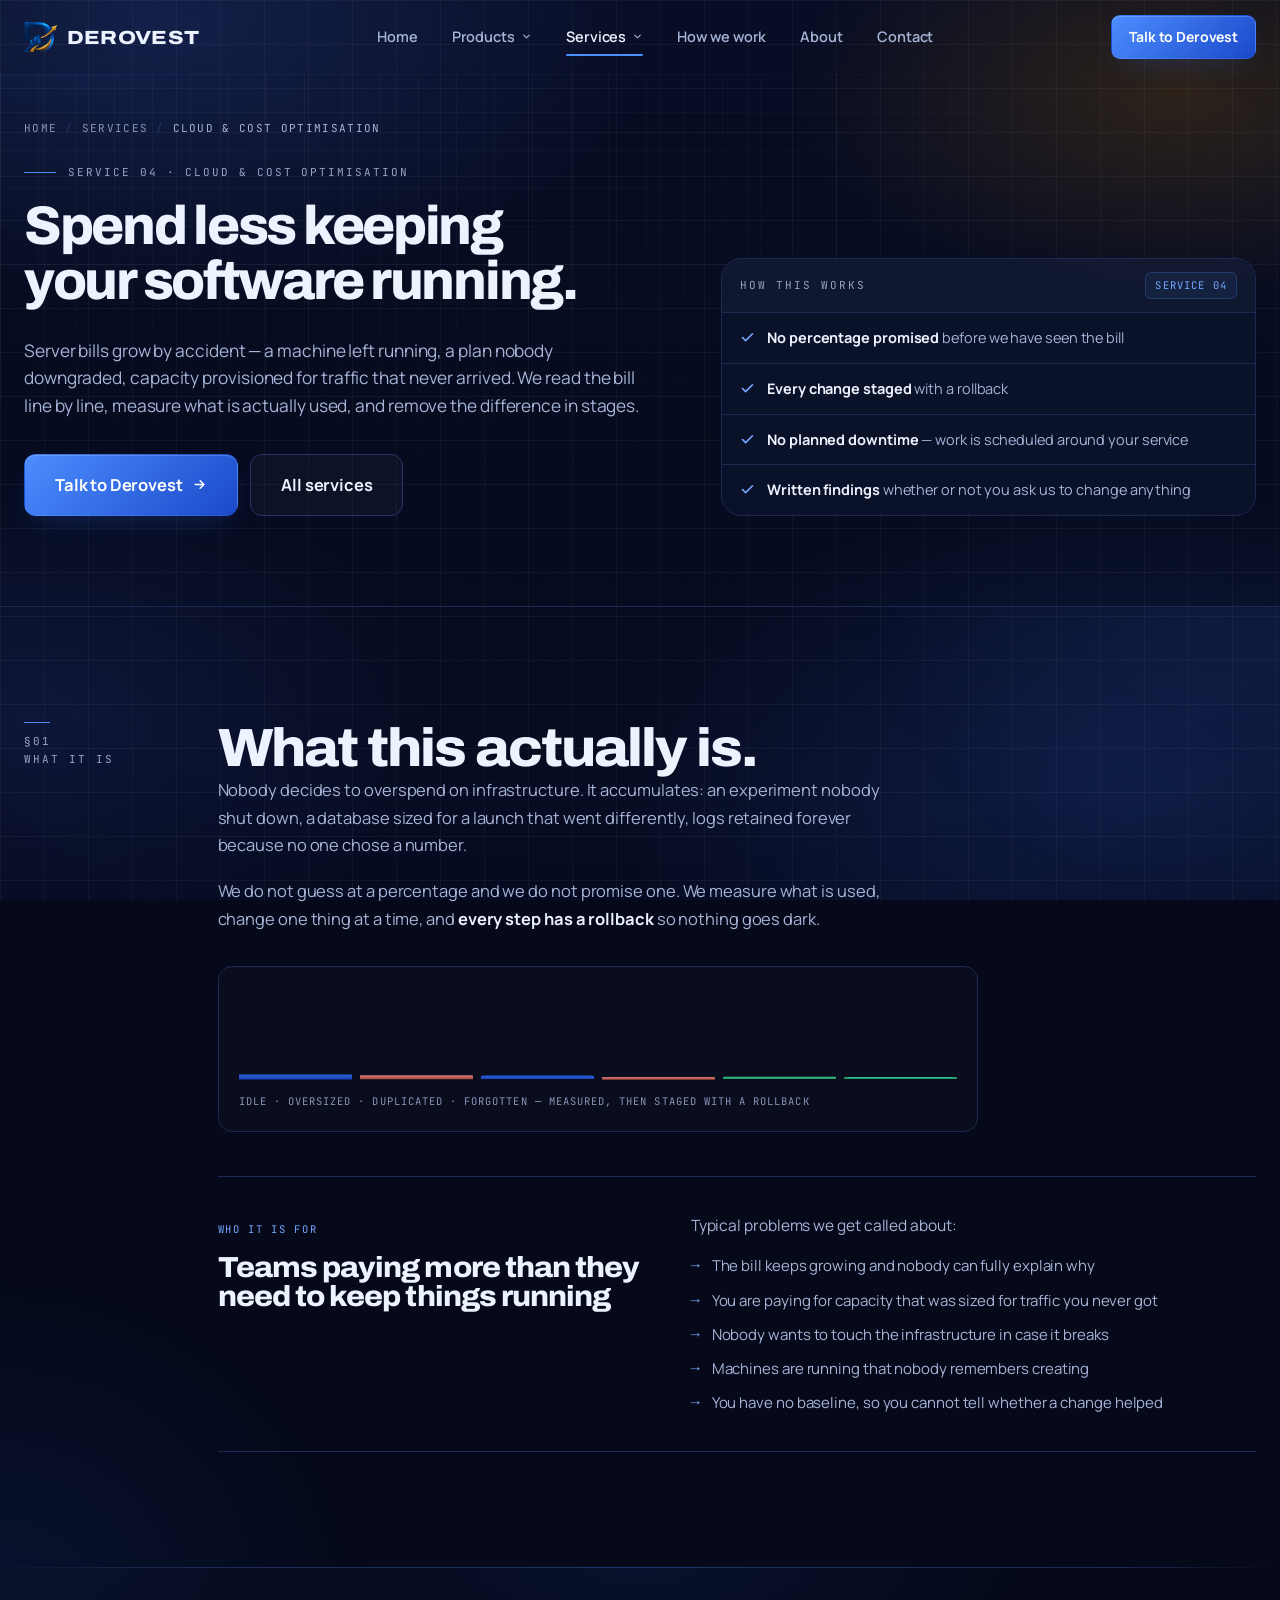
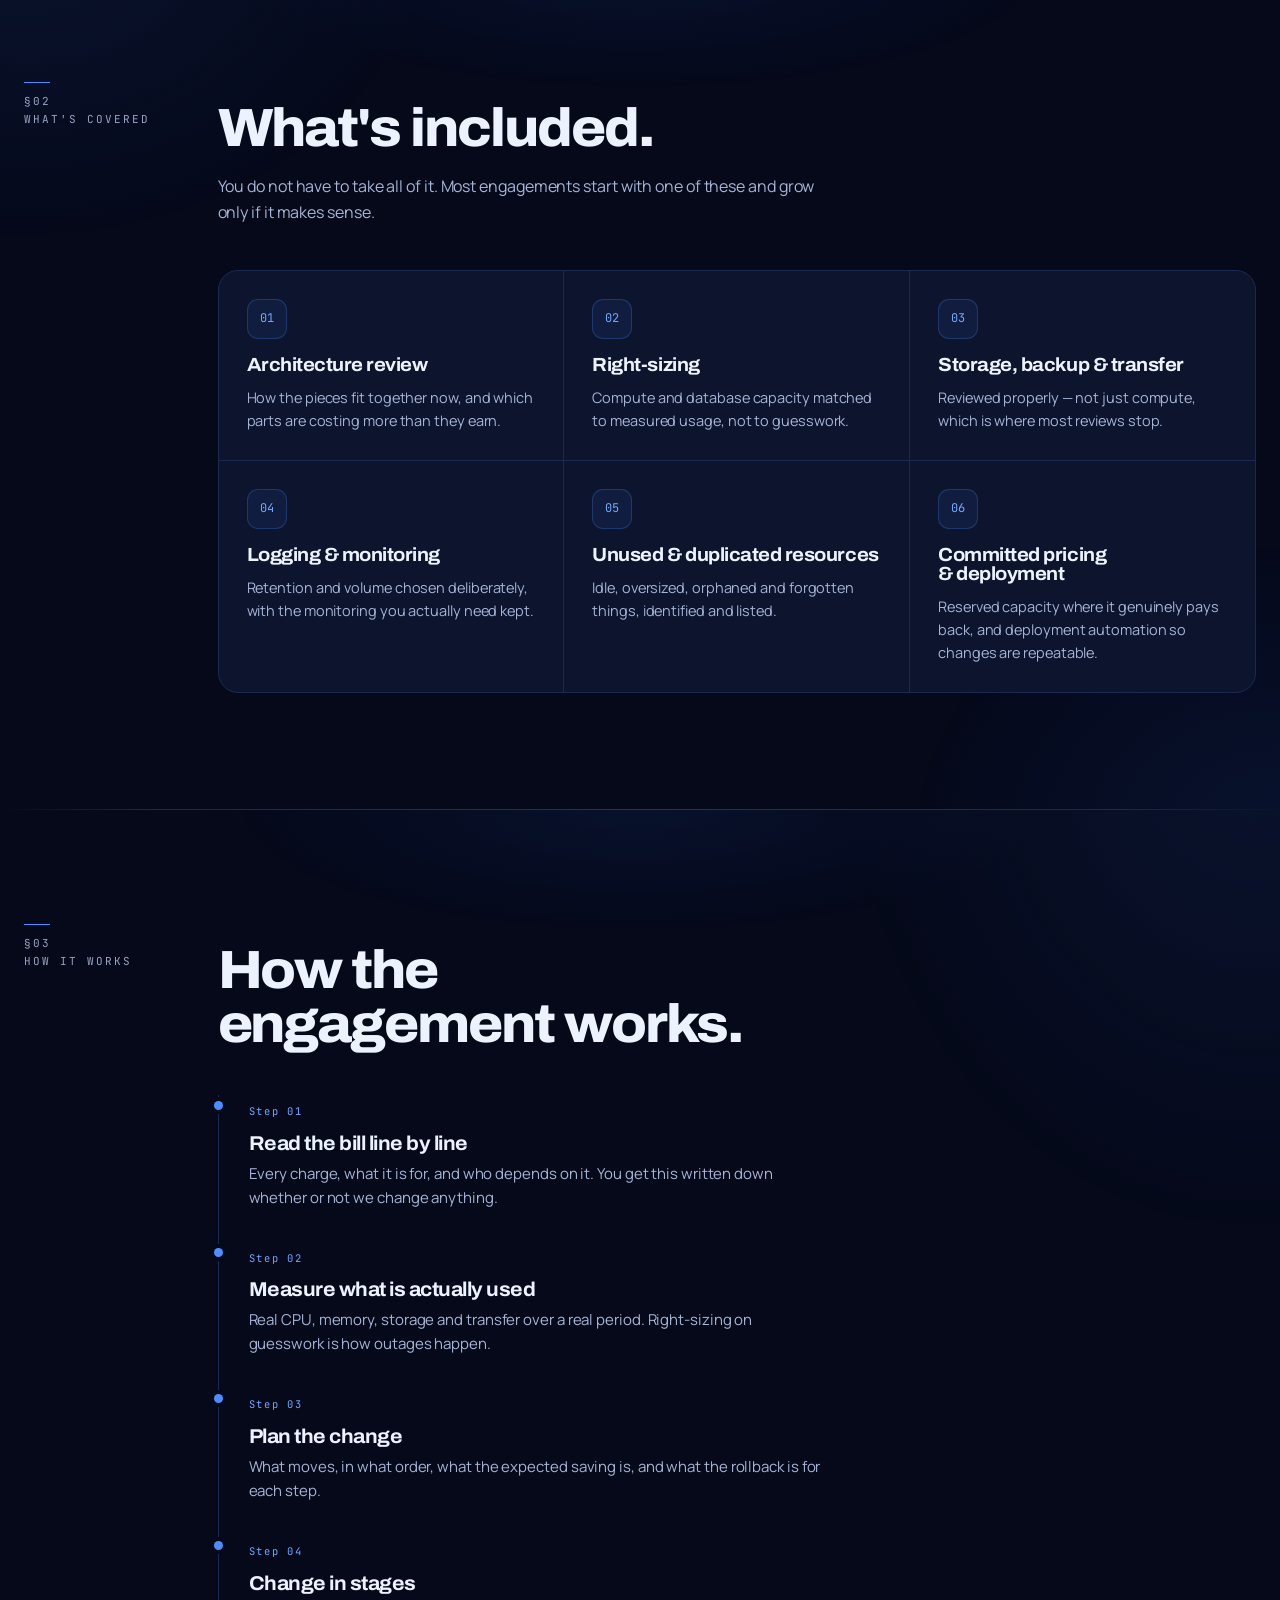
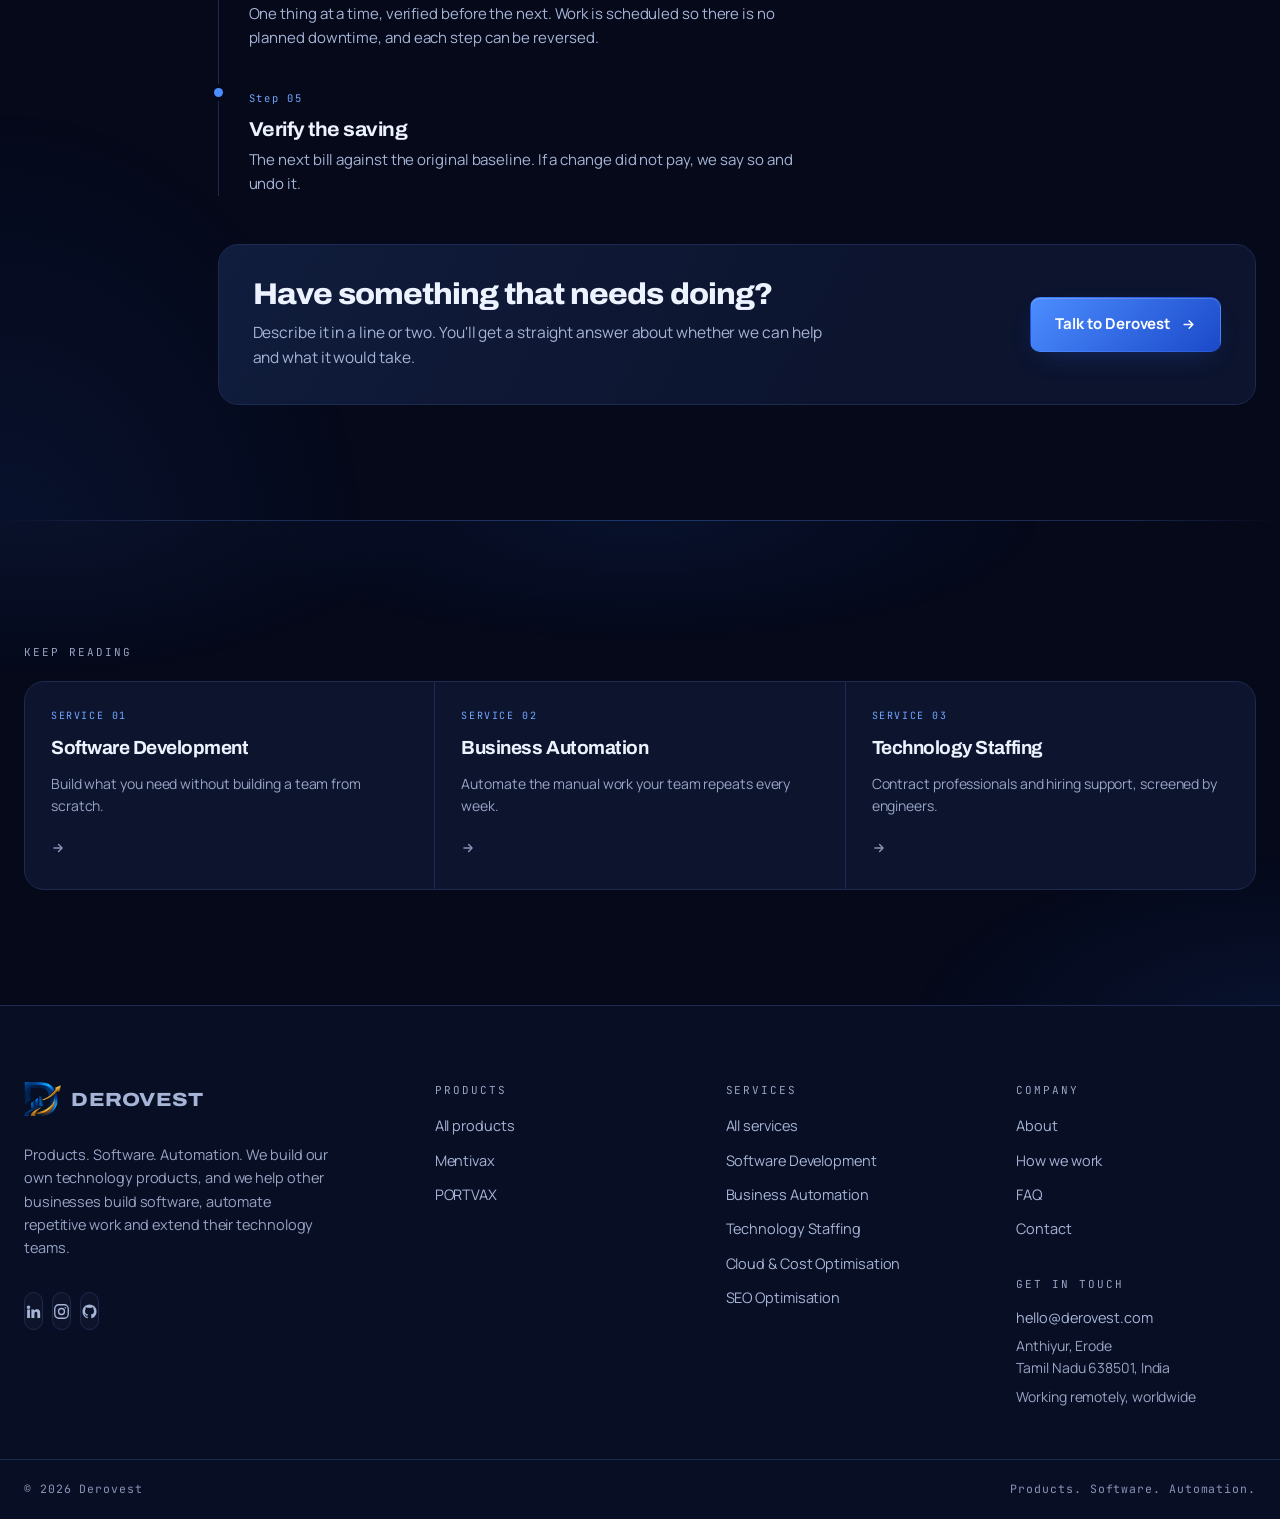
<file: services/server-cost-reduction.html>
<!doctype html>
<html lang="en">
<head>
<meta charset="utf-8">
<meta name="viewport" content="width=device-width, initial-scale=1">
<title>Server Cost Reduction — Cut Cloud Bills Safely | Derovest</title>
<meta name="description" content="Cloud and hosting bills read line by line, resources right-sized against measured usage, and every change staged with a rollback so your service stays up.">
<link rel="canonical" href="https://www.derovest.com/services/server-cost-reduction">
<meta name="robots" content="index, follow, max-image-preview:large, max-snippet:-1, max-video-preview:-1">
<link rel="alternate" hreflang="en" href="https://www.derovest.com/services/server-cost-reduction">
<link rel="alternate" hreflang="x-default" href="https://www.derovest.com/services/server-cost-reduction">
<meta name="author" content="Derovest">

<meta property="og:type" content="website">
<meta property="og:site_name" content="Derovest">
<meta property="og:locale" content="en_GB">
<meta property="og:title" content="Server Cost Reduction — Derovest">
<meta property="og:description" content="Cut what your infrastructure costs, with changes staged so your service stays up.">
<meta property="og:url" content="https://www.derovest.com/services/server-cost-reduction">
<meta property="og:image" content="https://www.derovest.com/og.png">
<meta property="og:image:width" content="1200">
<meta property="og:image:height" content="630">
<meta property="og:image:type" content="image/png">
<meta property="og:image:alt" content="Derovest — technology products, software solutions, business automation.">
<meta name="twitter:card" content="summary_large_image">
<meta name="twitter:title" content="Server Cost Reduction — Derovest">
<meta name="twitter:description" content="Cut what your infrastructure costs, with changes staged so your service stays up.">
<meta name="twitter:image" content="https://www.derovest.com/og.png">
<meta name="twitter:image:alt" content="Derovest — technology products, software solutions, business automation.">

<link rel="icon" href="/favicon.ico" sizes="16x16 32x32 48x48">
<link rel="icon" href="/favicon-96.png" type="image/png" sizes="96x96">
<link rel="apple-touch-icon" href="/apple-touch-icon.png">
<link rel="manifest" href="/site.webmanifest">
<meta name="theme-color" content="#05091A">
<meta name="color-scheme" content="dark">

<link rel="preload" as="font" type="font/woff2" href="/assets/fonts/archivo.woff2?v=de2f1fe817" crossorigin>
<link rel="preload" as="font" type="font/woff2" href="/assets/fonts/manrope.woff2?v=938c6e8019" crossorigin>
<link rel="stylesheet" href="/assets/style.css?v=26705de4d4">
<noscript><style>.rv,[data-stagger]>*,.auto-task,.auto-pipe .pstep{opacity:1;transform:none}.spine .tick,.timeline::before{transform:scaleX(1)}.dg-bar{transform:scaleY(1)}.mock .equity{stroke-dashoffset:0}.mock .equity-fill{opacity:1}.switch-panels{display:block}.switch-panel{opacity:1;visibility:visible;transform:none;border-bottom:1px solid var(--line)}.switch-list{display:none}</style></noscript>
<script src="/assets/site.js?v=5abf54484c" defer></script>

<script type="application/ld+json">
{
  "@context": "https://schema.org",
  "@graph": [
    {
      "@type": "Organization",
      "@id": "https://www.derovest.com/#organization",
      "name": "Derovest",
      "sameAs": [
        "https://www.linkedin.com/company/derovest",
        "https://www.instagram.com/derovest.in",
        "https://github.com/derovest",
        "https://www.crunchbase.com/organization/derovest"
      ],
      "address": {
        "@type": "PostalAddress",
        "streetAddress": "Anthiyur Colony",
        "addressLocality": "Anthiyur, Erode",
        "addressRegion": "Tamil Nadu",
        "postalCode": "638501",
        "addressCountry": "IN"
      },
      "brand": [
        {
          "@type": "Brand",
          "name": "Mentivax",
          "sameAs": "https://www.mentivax.com"
        },
        {
          "@type": "Brand",
          "name": "PORTVAX"
        }
      ],
      "url": "https://www.derovest.com/",
      "logo": {
        "@type": "ImageObject",
        "@id": "https://www.derovest.com/#logo",
        "url": "https://www.derovest.com/icon-512.png",
        "width": 512,
        "height": 512,
        "caption": "Derovest"
      },
      "image": "https://www.derovest.com/og.png",
      "description": "Derovest is a technology company. We build our own products — Mentivax and PORTVAX — and provide technology services: software development, technology staffing, and business automation.",
      "slogan": "Building technology. Delivering solutions.",
      "email": "hello@derovest.com",
      "telephone": "+91-63816-41340",
      "areaServed": {
        "@type": "Place",
        "name": "Worldwide"
      },
      "contactPoint": [
        {
          "@type": "ContactPoint",
          "contactType": "sales",
          "email": "hello@derovest.com",
          "telephone": "+91-63816-41340",
          "availableLanguage": [
            "en"
          ],
          "areaServed": "Worldwide",
          "url": "https://www.derovest.com/contact"
        }
      ],
      "knowsAbout": [
        "Mentivax",
        "PORTVAX",
        "Software development",
        "Custom software development",
        "MVP development",
        "Technology staffing",
        "Contract staffing",
        "Technical screening",
        "Business process automation",
        "Workflow automation",
        "Product development"
      ],
      "makesOffer": [
        {
          "@type": "Offer",
          "url": "https://www.derovest.com/services/software-development",
          "itemOffered": {
            "@type": "Service",
            "@id": "https://www.derovest.com/services/software-development#service",
            "name": "Software Development",
            "description": "Build what you need without building a large development team from scratch."
          }
        },
        {
          "@type": "Offer",
          "url": "https://www.derovest.com/services/technology-staffing",
          "itemOffered": {
            "@type": "Service",
            "@id": "https://www.derovest.com/services/technology-staffing#service",
            "name": "Technology Staffing",
            "description": "Technology talent through contract and hiring models, screened by people who can read code."
          }
        },
        {
          "@type": "Offer",
          "url": "https://www.derovest.com/services/business-automation",
          "itemOffered": {
            "@type": "Service",
            "@id": "https://www.derovest.com/services/business-automation#service",
            "name": "Business Automation",
            "description": "If your team repeatedly does the same manual task, we can look at whether technology can do it instead."
          }
        },
        {
          "@type": "Offer",
          "url": "https://www.derovest.com/services/seo",
          "itemOffered": {
            "@type": "Service",
            "@id": "https://www.derovest.com/services/seo#service",
            "name": "SEO Optimisation",
            "description": "Get found for what you actually sell, and know which pages are doing the work."
          }
        },
        {
          "@type": "Offer",
          "url": "https://www.derovest.com/services/server-cost-reduction",
          "itemOffered": {
            "@type": "Service",
            "@id": "https://www.derovest.com/services/server-cost-reduction#service",
            "name": "Server Cost Reduction",
            "description": "Cut what your infrastructure costs, with changes staged so your service stays up."
          }
        }
      ]
    },
    {
      "@type": "WebSite",
      "@id": "https://www.derovest.com/#website",
      "url": "https://www.derovest.com/",
      "name": "Derovest",
      "description": "Technology products, software development, technology staffing and business automation.",
      "publisher": {
        "@id": "https://www.derovest.com/#organization"
      },
      "inLanguage": "en"
    },
    {
      "@type": "WebPage",
      "@id": "https://www.derovest.com/services/server-cost-reduction#webpage",
      "url": "https://www.derovest.com/services/server-cost-reduction",
      "name": "Server Cost Reduction — Cut Cloud Bills Safely | Derovest",
      "description": "Cloud and hosting bills read line by line, resources right-sized against measured usage, and every change staged with a rollback so your service stays up.",
      "isPartOf": {
        "@id": "https://www.derovest.com/#website"
      },
      "about": {
        "@id": "https://www.derovest.com/#organization"
      },
      "breadcrumb": {
        "@id": "https://www.derovest.com/services/server-cost-reduction#breadcrumb"
      },
      "inLanguage": "en"
    },
    {
      "@type": "BreadcrumbList",
      "@id": "https://www.derovest.com/services/server-cost-reduction#breadcrumb",
      "itemListElement": [
        {
          "@type": "ListItem",
          "position": 1,
          "name": "Home",
          "item": "https://www.derovest.com/"
        },
        {
          "@type": "ListItem",
          "position": 2,
          "name": "Services",
          "item": "https://www.derovest.com/services"
        },
        {
          "@type": "ListItem",
          "position": 3,
          "name": "Server Cost Reduction",
          "item": "https://www.derovest.com/services/server-cost-reduction"
        }
      ]
    },
    {
      "@type": "Service",
      "@id": "https://www.derovest.com/services/server-cost-reduction#service",
      "name": "Server Cost Reduction",
      "serviceType": "Server Cost Reduction",
      "description": "Server bills grow by accident — a machine left running, a plan nobody downgraded, capacity provisioned for traffic that never arrived. We read the bill line by line, measure what is actually being used, and remove the difference in stages, with a way back at every step.",
      "url": "https://www.derovest.com/services/server-cost-reduction",
      "provider": {
        "@id": "https://www.derovest.com/#organization"
      },
      "areaServed": "Worldwide",
      "hasOfferCatalog": {
        "@type": "OfferCatalog",
        "name": "Server Cost Reduction",
        "itemListElement": [
          {
            "@type": "Offer",
            "itemOffered": {
              "@type": "Service",
              "name": "Cloud and hosting bills read line by line, with what each line is for"
            }
          },
          {
            "@type": "Offer",
            "itemOffered": {
              "@type": "Service",
              "name": "Idle, oversized, duplicated and forgotten resources identified"
            }
          },
          {
            "@type": "Offer",
            "itemOffered": {
              "@type": "Service",
              "name": "Right-sizing based on measured usage, not on guesswork"
            }
          },
          {
            "@type": "Offer",
            "itemOffered": {
              "@type": "Service",
              "name": "Committed and reserved pricing applied where it genuinely pays back"
            }
          },
          {
            "@type": "Offer",
            "itemOffered": {
              "@type": "Service",
              "name": "Storage, backup and data transfer costs reviewed, not just compute"
            }
          },
          {
            "@type": "Offer",
            "itemOffered": {
              "@type": "Service",
              "name": "Every change staged with a rollback, so nothing goes dark"
            }
          }
        ]
      }
    }
  ]
}
</script>
</head>
<body>
<a class="skip" href="#main">Skip to content</a>
<header class="nav" id="nav">
  <div class="wrap nav-in">
    <a class="brand" href="/" aria-label="Derovest — home"><img class="mark" src="/assets/logo.png" alt="" width="208" height="190" fetchpriority="high" decoding="async"><b>DEROVEST</b></a>
    <nav class="nav-links" id="nav-links" aria-label="Primary">
      <a href="/" data-nav="/">Home</a>
      <div class="nav-item">
        <a href="/products" data-nav="/products">Products <svg width="11" height="11" viewBox="0 0 24 24" fill="none" stroke="currentColor" stroke-width="3" stroke-linecap="round" stroke-linejoin="round" aria-hidden="true"><path d="m6 9 6 6 6-6"/></svg></a>
        <div class="mega">
          <div class="mega-grid mega-2">
            <a class="mega-link" href="/products/mentivax"><span class="ic">M</span><span class="txt"><b>Mentivax</b><span>School management and growth platform. Less paperwork, more teaching.</span></span></a>
            <a class="mega-link is-gold" href="/products/portvax"><span class="ic">P</span><span class="txt"><b>PORTVAX<span class="soon">Upcoming</span></b><span>Build, backtest and automate trading strategies — without writing code. In beta.</span></span></a>
          </div>
          <div class="mega-foot">
            <p>Two products Derovest builds, owns and runs itself.</p>
            <a class="more" href="/products">All products <svg width="14" height="14" viewBox="0 0 24 24" fill="none" stroke="currentColor" stroke-width="2.5" stroke-linecap="round" stroke-linejoin="round" aria-hidden="true"><path d="M5 12h14M13 6l6 6-6 6"/></svg></a>
          </div>
        </div>
      </div>
      <div class="nav-item">
        <a href="/services" data-nav="/services" aria-current="page">Services <svg width="11" height="11" viewBox="0 0 24 24" fill="none" stroke="currentColor" stroke-width="3" stroke-linecap="round" stroke-linejoin="round" aria-hidden="true"><path d="m6 9 6 6 6-6"/></svg></a>
        <div class="mega">
          <div class="mega-grid mega-2">
            <a class="mega-link" href="/services/software-development"><span class="ic">01</span><span class="txt"><b>Software Development</b><span>Web apps, SaaS, mobile, APIs and MVPs — without building a team first.</span></span></a>
            <a class="mega-link" href="/services/business-automation"><span class="ic">02</span><span class="txt"><b>Business Automation</b><span>Stop paying people to repeat the same task every week.</span></span></a>
            <a class="mega-link" href="/services/technology-staffing"><span class="ic">03</span><span class="txt"><b>Technology Staffing</b><span>Contract professionals and hiring support, screened by engineers.</span></span></a>
            <a class="mega-link" href="/services/server-cost-reduction"><span class="ic">04</span><span class="txt"><b>Cloud &amp; Cost Optimisation</b><span>Spend less keeping your software running, with nothing going dark.</span></span></a>
            <a class="mega-link" href="/services/seo"><span class="ic">05</span><span class="txt"><b>SEO Optimisation</b><span>Get found for what you actually sell.</span></span></a>
            <a class="mega-link is-gold" href="/services#how-we-work"><span class="ic">→</span><span class="txt"><b>How we work</b><span>Four steps, written scope, transparent pricing, clean handover.</span></span></a>
          </div>
          <div class="mega-foot">
            <p>Not sure which one you need? Describe the problem, not the solution.</p>
            <a class="more" href="/contact">Talk to Derovest <svg width="14" height="14" viewBox="0 0 24 24" fill="none" stroke="currentColor" stroke-width="2.5" stroke-linecap="round" stroke-linejoin="round" aria-hidden="true"><path d="M5 12h14M13 6l6 6-6 6"/></svg></a>
          </div>
        </div>
      </div>
      <a href="/services#how-we-work" data-nav="/how">How we work</a>
      <a href="/about" data-nav="/about">About</a>
      <a href="/contact" data-nav="/contact">Contact</a>
      <div class="nav-mob-cta">
        <a class="btn btn-primary" href="/contact">Talk to Derovest <svg width="15" height="15" viewBox="0 0 24 24" fill="none" stroke="currentColor" stroke-width="2.4" stroke-linecap="round" stroke-linejoin="round" aria-hidden="true"><path d="M5 12h14M13 6l6 6-6 6"/></svg></a>
      </div>
      <div class="nav-mob-meta">
        <a href="/faq">FAQ</a>
        <a href="https://www.linkedin.com/company/derovest" rel="me noopener" target="_blank">LinkedIn</a>
        <a href="https://www.instagram.com/derovest.in" rel="me noopener" target="_blank">Instagram</a>
        <a href="https://github.com/derovest" rel="me noopener" target="_blank">GitHub</a>
      </div>
    </nav>
    <a class="btn btn-primary btn-sm nav-cta" href="/contact">Talk to Derovest</a>
    <button class="nav-toggle" id="nav-toggle" type="button" aria-label="Open menu" aria-expanded="false" aria-controls="nav-links">
      <svg class="bars" width="18" height="18" viewBox="0 0 24 24" fill="none" stroke="currentColor" stroke-width="2.2" stroke-linecap="round" aria-hidden="true"><path d="M3 6h18M3 12h18M3 18h18"/></svg>
      <svg class="ex" width="18" height="18" viewBox="0 0 24 24" fill="none" stroke="currentColor" stroke-width="2.2" stroke-linecap="round" aria-hidden="true"><path d="M18 6 6 18M6 6l12 12"/></svg>
    </button>
  </div>
</header>
<main id="main">

<section class="page-hero">
  <div class="wrap page-hero-in">
    <div>
      <nav class="crumbs" aria-label="Breadcrumb">
        <ol>
          <li><a href="/">Home</a></li>
          <li><a href="/services">Services</a></li>
          <li><span aria-current="page">Cloud &amp; Cost Optimisation</span></li>
        </ol>
      </nav>
      <div class="eyebrow" style="margin:26px 0 -6px"><span class="bar"></span><span class="code-label">Service 04 · Cloud &amp; cost optimisation</span></div>
      <h1>Spend less keeping<br>your software running.</h1>
      <p class="lede">Server bills grow by accident — a machine left running, a plan nobody downgraded, capacity provisioned for traffic that never arrived. We read the bill line by line, measure what is actually used, and remove the difference in stages.</p>
      <div class="cta-row">
        <a class="btn btn-primary btn-lg magnetic" href="/contact">Talk to Derovest <svg width="15" height="15" viewBox="0 0 24 24" fill="none" stroke="currentColor" stroke-width="2.4" stroke-linecap="round" stroke-linejoin="round" aria-hidden="true"><path d="M5 12h14M13 6l6 6-6 6"/></svg></a>
        <a class="btn btn-ghost btn-lg" href="/services">All services</a>
      </div>
    </div>
    <div class="facts">
      <div class="facts-head"><span class="code-label">How this works</span><span class="tag blue">Service 04</span></div>
      <ul><li><svg width="15" height="15" viewBox="0 0 24 24" fill="none" stroke="currentColor" stroke-width="2.6" stroke-linecap="round" stroke-linejoin="round" aria-hidden="true"><path d="M20 6 9 17l-5-5"/></svg><span><b>No percentage promised</b> before we have seen the bill</span></li><li><svg width="15" height="15" viewBox="0 0 24 24" fill="none" stroke="currentColor" stroke-width="2.6" stroke-linecap="round" stroke-linejoin="round" aria-hidden="true"><path d="M20 6 9 17l-5-5"/></svg><span><b>Every change staged</b> with a rollback</span></li><li><svg width="15" height="15" viewBox="0 0 24 24" fill="none" stroke="currentColor" stroke-width="2.6" stroke-linecap="round" stroke-linejoin="round" aria-hidden="true"><path d="M20 6 9 17l-5-5"/></svg><span><b>No planned downtime</b> — work is scheduled around your service</span></li><li><svg width="15" height="15" viewBox="0 0 24 24" fill="none" stroke="currentColor" stroke-width="2.6" stroke-linecap="round" stroke-linejoin="round" aria-hidden="true"><path d="M20 6 9 17l-5-5"/></svg><span><b>Written findings</b> whether or not you ask us to change anything</span></li></ul>
    </div>
  </div>
</section>

<section class="band">
  <div class="wrap spine">
    <div class="gutter-col"><div class="stick"><span class="tick"></span><span class="code-label">§01<br>What it is</span></div></div>
    <div>
      <h2 class="rv">What this actually is.</h2>
      <div class="prose rv"><p>Nobody decides to overspend on infrastructure. It accumulates: an experiment nobody shut down, a database sized for a launch that went differently, logs retained forever because no one chose a number.</p><p>We do not guess at a percentage and we do not promise one. We measure what is used, change one thing at a time, and <b>every step has a rollback</b> so nothing goes dark.</p></div>

      <div class="diagram rv" style="margin-top:34px; max-width:760px">
        <div class="dg-bars"><div class="dg-bar " style="height:96%"></div><div class="dg-bar cut" style="height:80%"></div><div class="dg-bar " style="height:66%"></div><div class="dg-bar cut" style="height:52%"></div><div class="dg-bar keep" style="height:42%"></div><div class="dg-bar keep" style="height:34%"></div></div>
        <p class="dg-caption">Idle · oversized · duplicated · forgotten — measured, then staged with a rollback</p>
      </div>

      <div class="rows rv">
        <div class="row">
          <div><span class="n">Who it is for</span><h3>Teams paying more than they need to keep things running</h3></div>
          <div class="side-copy">
            <p>Typical problems we get called about:</p>
            <ul><li>The bill keeps growing and nobody can fully explain why</li><li>You are paying for capacity that was sized for traffic you never got</li><li>Nobody wants to touch the infrastructure in case it breaks</li><li>Machines are running that nobody remembers creating</li><li>You have no baseline, so you cannot tell whether a change helped</li></ul>
          </div>
        </div>
      </div>
    </div>
  </div>
</section>

<section class="band rule">
  <div class="wrap spine">
    <div class="gutter-col"><div class="stick"><span class="tick"></span><span class="code-label">§02<br>What's covered</span></div></div>
    <div>
      <div class="band-head">
        <h2 class="rv">What's included.</h2>
        <p class="sec-lede rv">You do not have to take all of it. Most engagements start with one of these and grow only if it makes sense.</p>
      </div>
      <div class="cards rv" data-stagger><div class="card"><span class="ic"><span class="mono" style="font-size:12px">01</span></span><h3>Architecture review</h3><p>How the pieces fit together now, and which parts are costing more than they earn.</p></div><div class="card"><span class="ic"><span class="mono" style="font-size:12px">02</span></span><h3>Right-sizing</h3><p>Compute and database capacity matched to measured usage, not to guesswork.</p></div><div class="card"><span class="ic"><span class="mono" style="font-size:12px">03</span></span><h3>Storage, backup &amp; transfer</h3><p>Reviewed properly — not just compute, which is where most reviews stop.</p></div><div class="card"><span class="ic"><span class="mono" style="font-size:12px">04</span></span><h3>Logging &amp; monitoring</h3><p>Retention and volume chosen deliberately, with the monitoring you actually need kept.</p></div><div class="card"><span class="ic"><span class="mono" style="font-size:12px">05</span></span><h3>Unused &amp; duplicated resources</h3><p>Idle, oversized, orphaned and forgotten things, identified and listed.</p></div><div class="card"><span class="ic"><span class="mono" style="font-size:12px">06</span></span><h3>Committed pricing &amp; deployment</h3><p>Reserved capacity where it genuinely pays back, and deployment automation so changes are repeatable.</p></div></div>
    </div>
  </div>
</section>

<section class="band rule">
  <div class="wrap spine">
    <div class="gutter-col"><div class="stick"><span class="tick"></span><span class="code-label">§03<br>How it works</span></div></div>
    <div>
      <div class="band-head">
        <h2 class="rv">How the engagement works.</h2>
      </div>
      <div class="track rv"><div class="stop"><span class="n">Step 01</span><h3>Read the bill line by line</h3><p>Every charge, what it is for, and who depends on it. You get this written down whether or not we change anything.</p></div><div class="stop"><span class="n">Step 02</span><h3>Measure what is actually used</h3><p>Real CPU, memory, storage and transfer over a real period. Right-sizing on guesswork is how outages happen.</p></div><div class="stop"><span class="n">Step 03</span><h3>Plan the change</h3><p>What moves, in what order, what the expected saving is, and what the rollback is for each step.</p></div><div class="stop"><span class="n">Step 04</span><h3>Change in stages</h3><p>One thing at a time, verified before the next. Work is scheduled so there is no planned downtime, and each step can be reversed.</p></div><div class="stop"><span class="n">Step 05</span><h3>Verify the saving</h3><p>The next bill against the original baseline. If a change did not pay, we say so and undo it.</p></div></div>

      <div class="close-cta rv">
        <div>
          <h2>Have something that needs doing?</h2>
          <p>Describe it in a line or two. You'll get a straight answer about whether we can help and what it would take.</p>
        </div>
        <a class="btn btn-primary magnetic" href="/contact">Talk to Derovest <svg width="15" height="15" viewBox="0 0 24 24" fill="none" stroke="currentColor" stroke-width="2.4" stroke-linecap="round" stroke-linejoin="round" aria-hidden="true"><path d="M5 12h14M13 6l6 6-6 6"/></svg></a>
      </div>
    </div>
  </div>
</section>

<section class="band rule">
  <div class="wrap">
    <span class="code-label">Keep reading</span>
    <div class="next rv" style="margin-top:18px"><a href="/services/software-development"><span class="k">Service 01</span><b>Software Development</b><p>Build what you need without building a team from scratch.</p><span class="arw"><svg width="14" height="14" viewBox="0 0 24 24" fill="none" stroke="currentColor" stroke-width="2.4" stroke-linecap="round" stroke-linejoin="round" aria-hidden="true"><path d="M5 12h14M13 6l6 6-6 6"/></svg></span></a><a href="/services/business-automation"><span class="k">Service 02</span><b>Business Automation</b><p>Automate the manual work your team repeats every week.</p><span class="arw"><svg width="14" height="14" viewBox="0 0 24 24" fill="none" stroke="currentColor" stroke-width="2.4" stroke-linecap="round" stroke-linejoin="round" aria-hidden="true"><path d="M5 12h14M13 6l6 6-6 6"/></svg></span></a><a href="/services/technology-staffing"><span class="k">Service 03</span><b>Technology Staffing</b><p>Contract professionals and hiring support, screened by engineers.</p><span class="arw"><svg width="14" height="14" viewBox="0 0 24 24" fill="none" stroke="currentColor" stroke-width="2.4" stroke-linecap="round" stroke-linejoin="round" aria-hidden="true"><path d="M5 12h14M13 6l6 6-6 6"/></svg></span></a></div>
  </div>
</section>

</main>
<footer class="foot">
  <div class="wrap foot-in">
    <div class="foot-col foot-brand">
      <a class="brand" href="/" aria-label="Derovest — home"><img class="mark" src="/assets/logo.png" alt="" width="208" height="190" loading="lazy" decoding="async"><b>DEROVEST</b></a>
      <p>Products. Software. Automation. We build our own technology products, and we help other businesses build software, automate repetitive work and extend their technology teams.</p>
      <div class="foot-social">
        <a href="https://www.linkedin.com/company/derovest" rel="me noopener" target="_blank" aria-label="Derovest on LinkedIn" title="LinkedIn"><svg width="17" height="17" viewBox="0 0 24 24" fill="currentColor" aria-hidden="true"><path d="M4.98 3.5a2.5 2.5 0 1 1 0 5 2.5 2.5 0 0 1 0-5zM3 9h4v12H3zM9 9h3.8v1.7h.05c.53-.95 1.83-1.95 3.77-1.95 4.03 0 4.78 2.5 4.78 5.75V21h-4v-5.6c0-1.34-.03-3.07-1.9-3.07-1.9 0-2.2 1.46-2.2 2.97V21H9z"/></svg></a>
        <a href="https://www.instagram.com/derovest.in" rel="me noopener" target="_blank" aria-label="Derovest on Instagram" title="Instagram"><svg width="17" height="17" viewBox="0 0 24 24" fill="none" stroke="currentColor" stroke-width="1.9" aria-hidden="true"><rect x="2.5" y="2.5" width="19" height="19" rx="5.5"/><circle cx="12" cy="12" r="4.2"/><circle cx="17.4" cy="6.6" r="1.1" fill="currentColor" stroke="none"/></svg></a>
        <a href="https://github.com/derovest" rel="me noopener" target="_blank" aria-label="Derovest on GitHub" title="GitHub"><svg width="17" height="17" viewBox="0 0 24 24" fill="currentColor" aria-hidden="true"><path d="M12 2a10 10 0 0 0-3.16 19.49c.5.09.68-.22.68-.48l-.01-1.7c-2.78.6-3.37-1.34-3.37-1.34-.45-1.16-1.11-1.47-1.11-1.47-.91-.62.07-.61.07-.61 1 .07 1.53 1.03 1.53 1.03.9 1.53 2.36 1.09 2.94.83.09-.65.35-1.09.63-1.34-2.22-.25-4.55-1.11-4.55-4.94 0-1.09.39-1.98 1.03-2.68-.1-.25-.45-1.27.1-2.64 0 0 .84-.27 2.75 1.02a9.5 9.5 0 0 1 5 0c1.91-1.29 2.75-1.02 2.75-1.02.55 1.37.2 2.39.1 2.64.64.7 1.03 1.59 1.03 2.68 0 3.84-2.34 4.68-4.57 4.93.36.31.68.92.68 1.85l-.01 2.75c0 .27.18.58.69.48A10 10 0 0 0 12 2z"/></svg></a>
      </div>
    </div>
    <nav class="foot-col" aria-label="Products">
      <span class="code-label">Products</span>
      <a href="/products">All products</a>
      <a href="/products/mentivax">Mentivax</a>
      <a href="/products/portvax">PORTVAX</a>
    </nav>
    <nav class="foot-col" aria-label="Services">
      <span class="code-label">Services</span>
      <a href="/services">All services</a>
      <a href="/services/software-development">Software Development</a>
      <a href="/services/business-automation">Business Automation</a>
      <a href="/services/technology-staffing">Technology Staffing</a>
      <a href="/services/server-cost-reduction">Cloud &amp; Cost Optimisation</a>
      <a href="/services/seo">SEO Optimisation</a>
    </nav>
    <div class="foot-col">
      <span class="code-label">Company</span>
      <a href="/about">About</a>
      <a href="/services#how-we-work">How we work</a>
      <a href="/faq">FAQ</a>
      <a href="/contact">Contact</a>
      <div class="foot-contact">
        <span class="code-label" style="margin-bottom:6px">Get in touch</span>
        <a href="/contact">hello@derovest.com</a>
        <span>Anthiyur, Erode<br>Tamil Nadu 638501, India</span>
        <span>Working remotely, worldwide</span>
      </div>
    </div>
  </div>
  <div class="wrap foot-bottom">
    <span>© <span id="year">2026</span> Derovest</span>
    <span class="sep">Products. Software. Automation.</span>
  </div>
</footer>
</body>
</html>
</file>
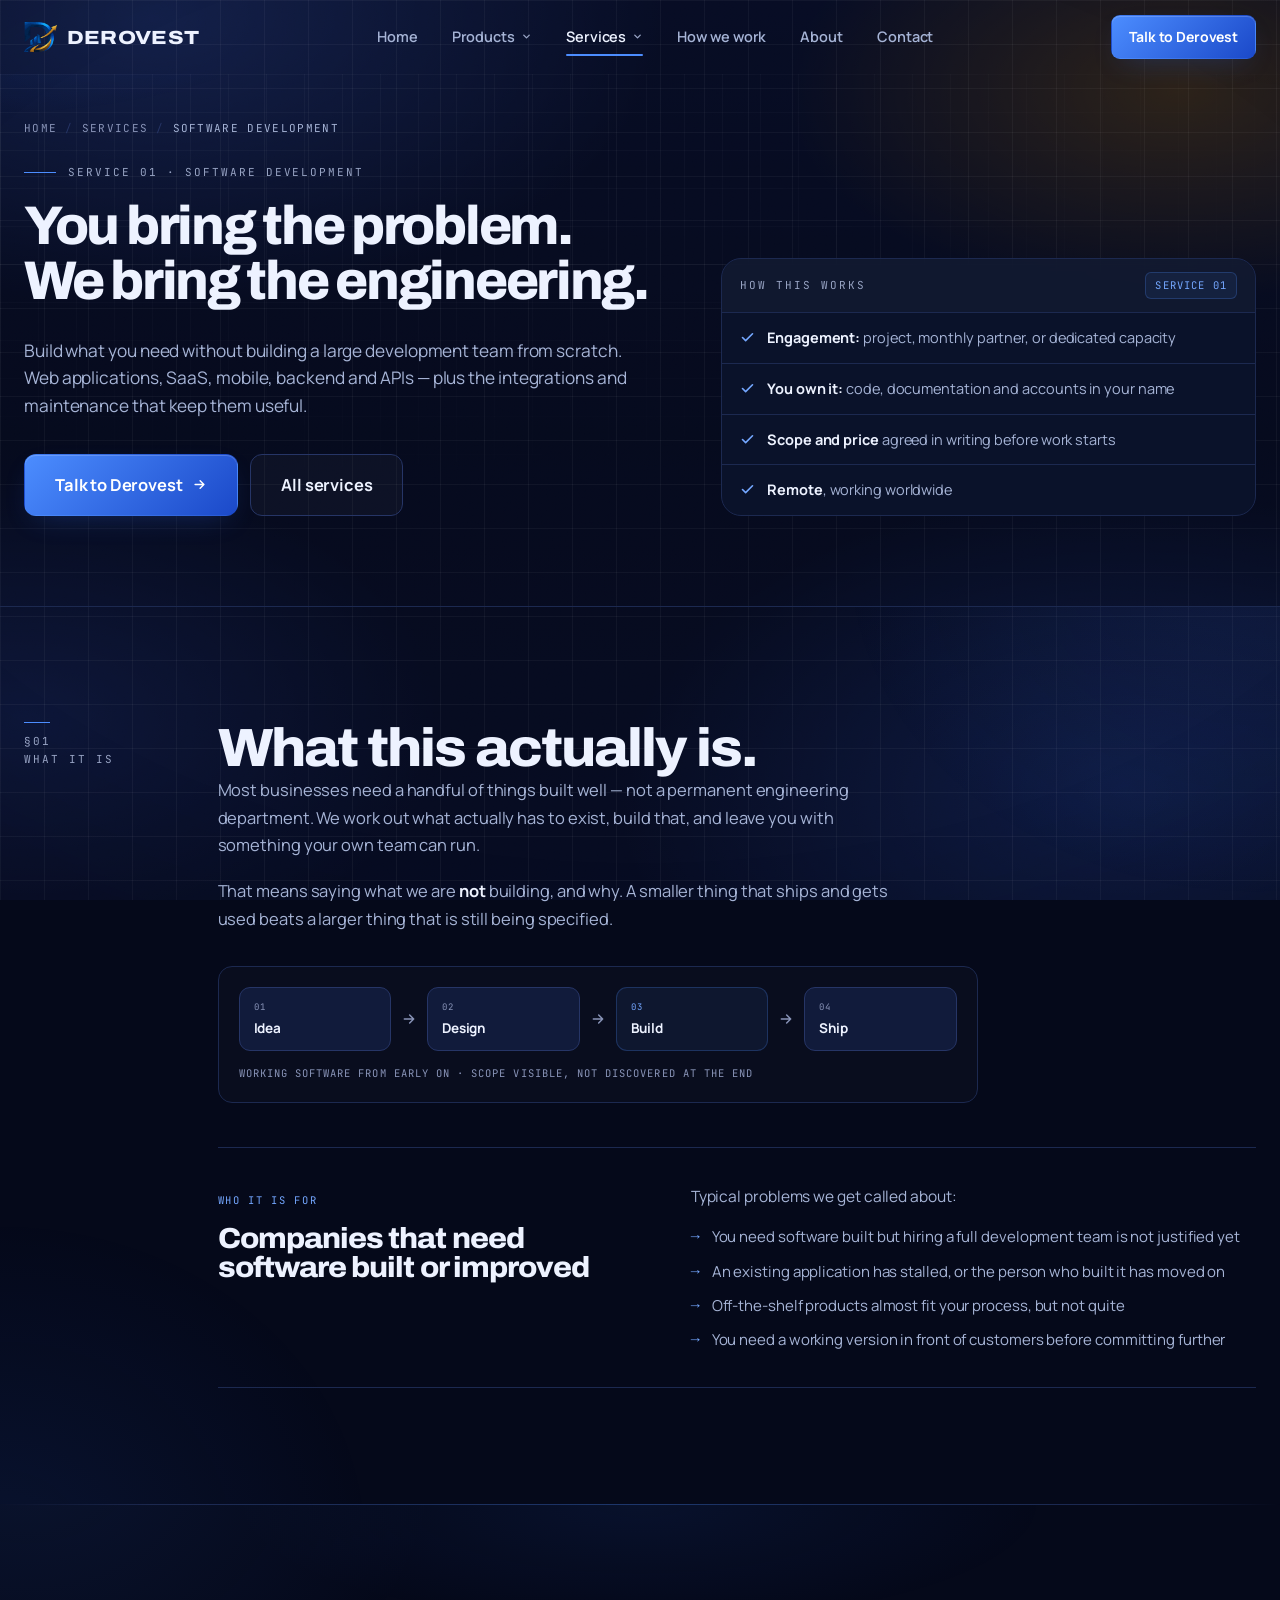
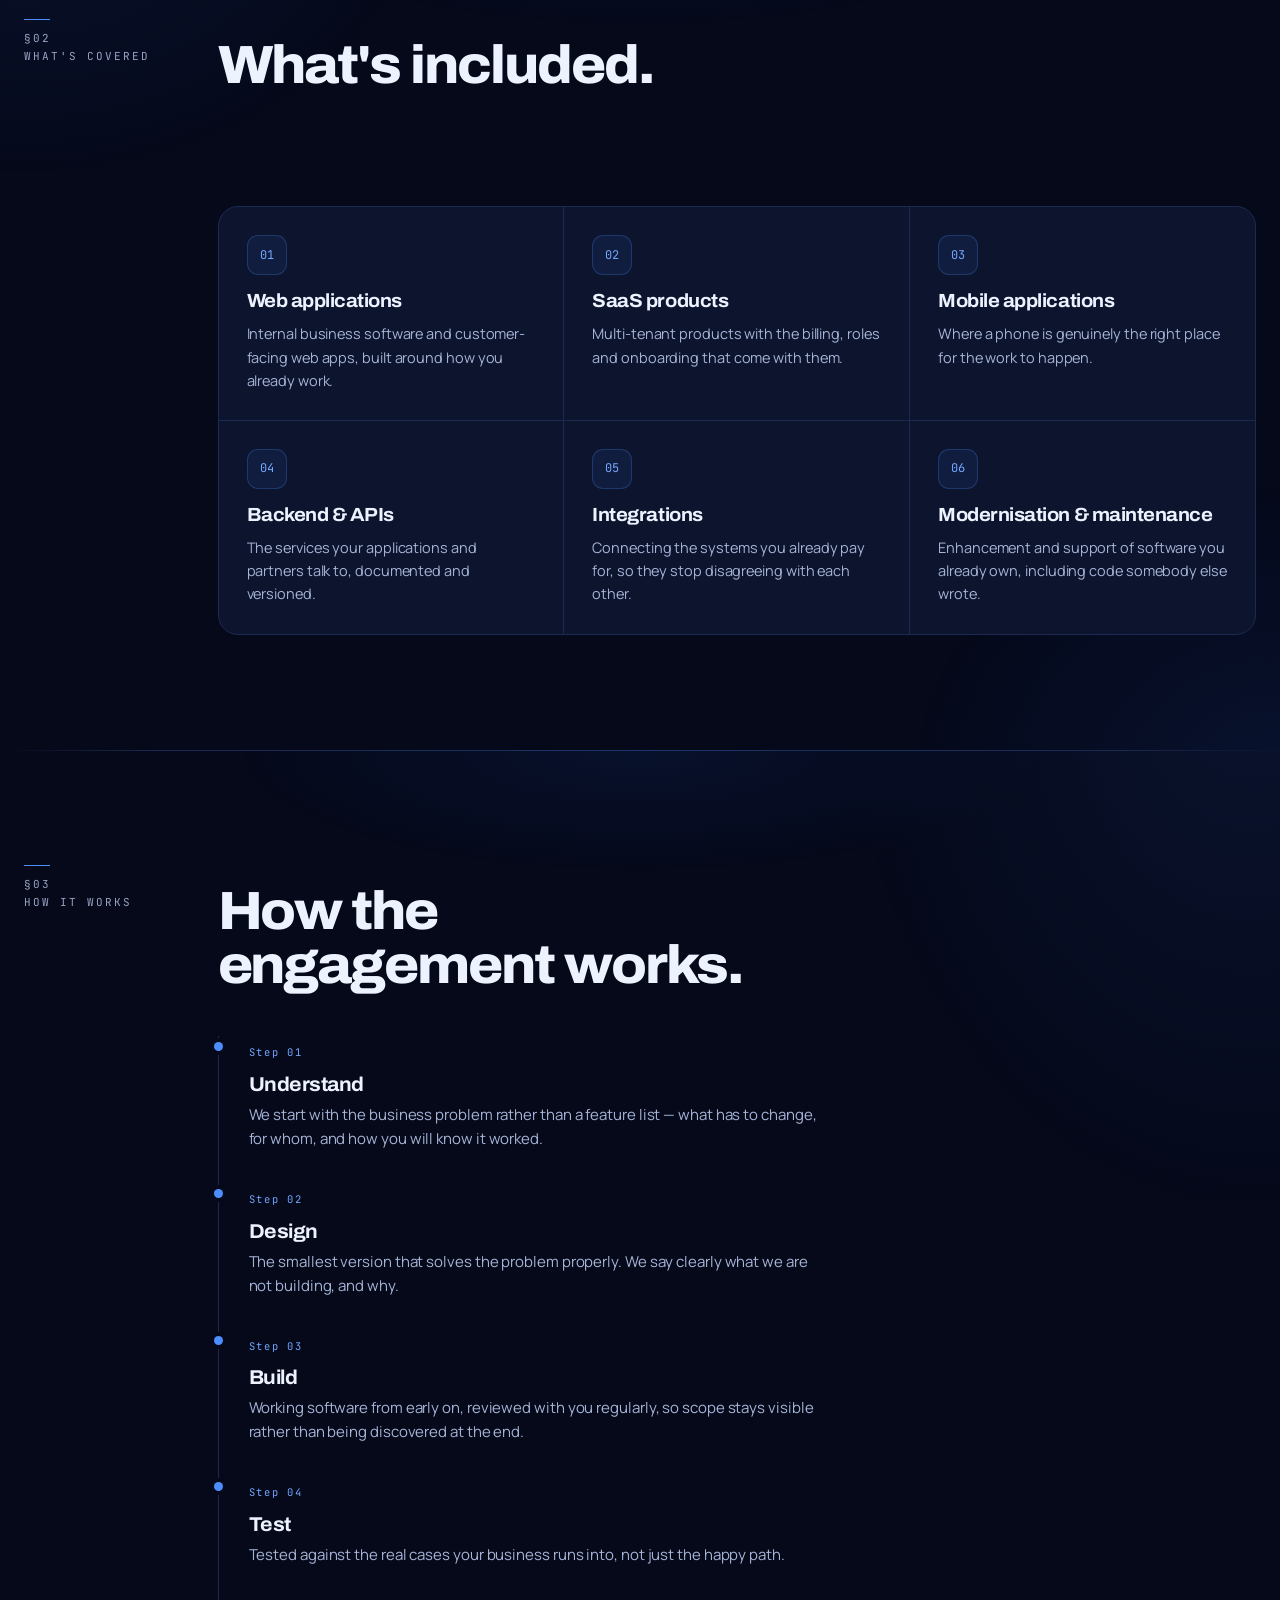
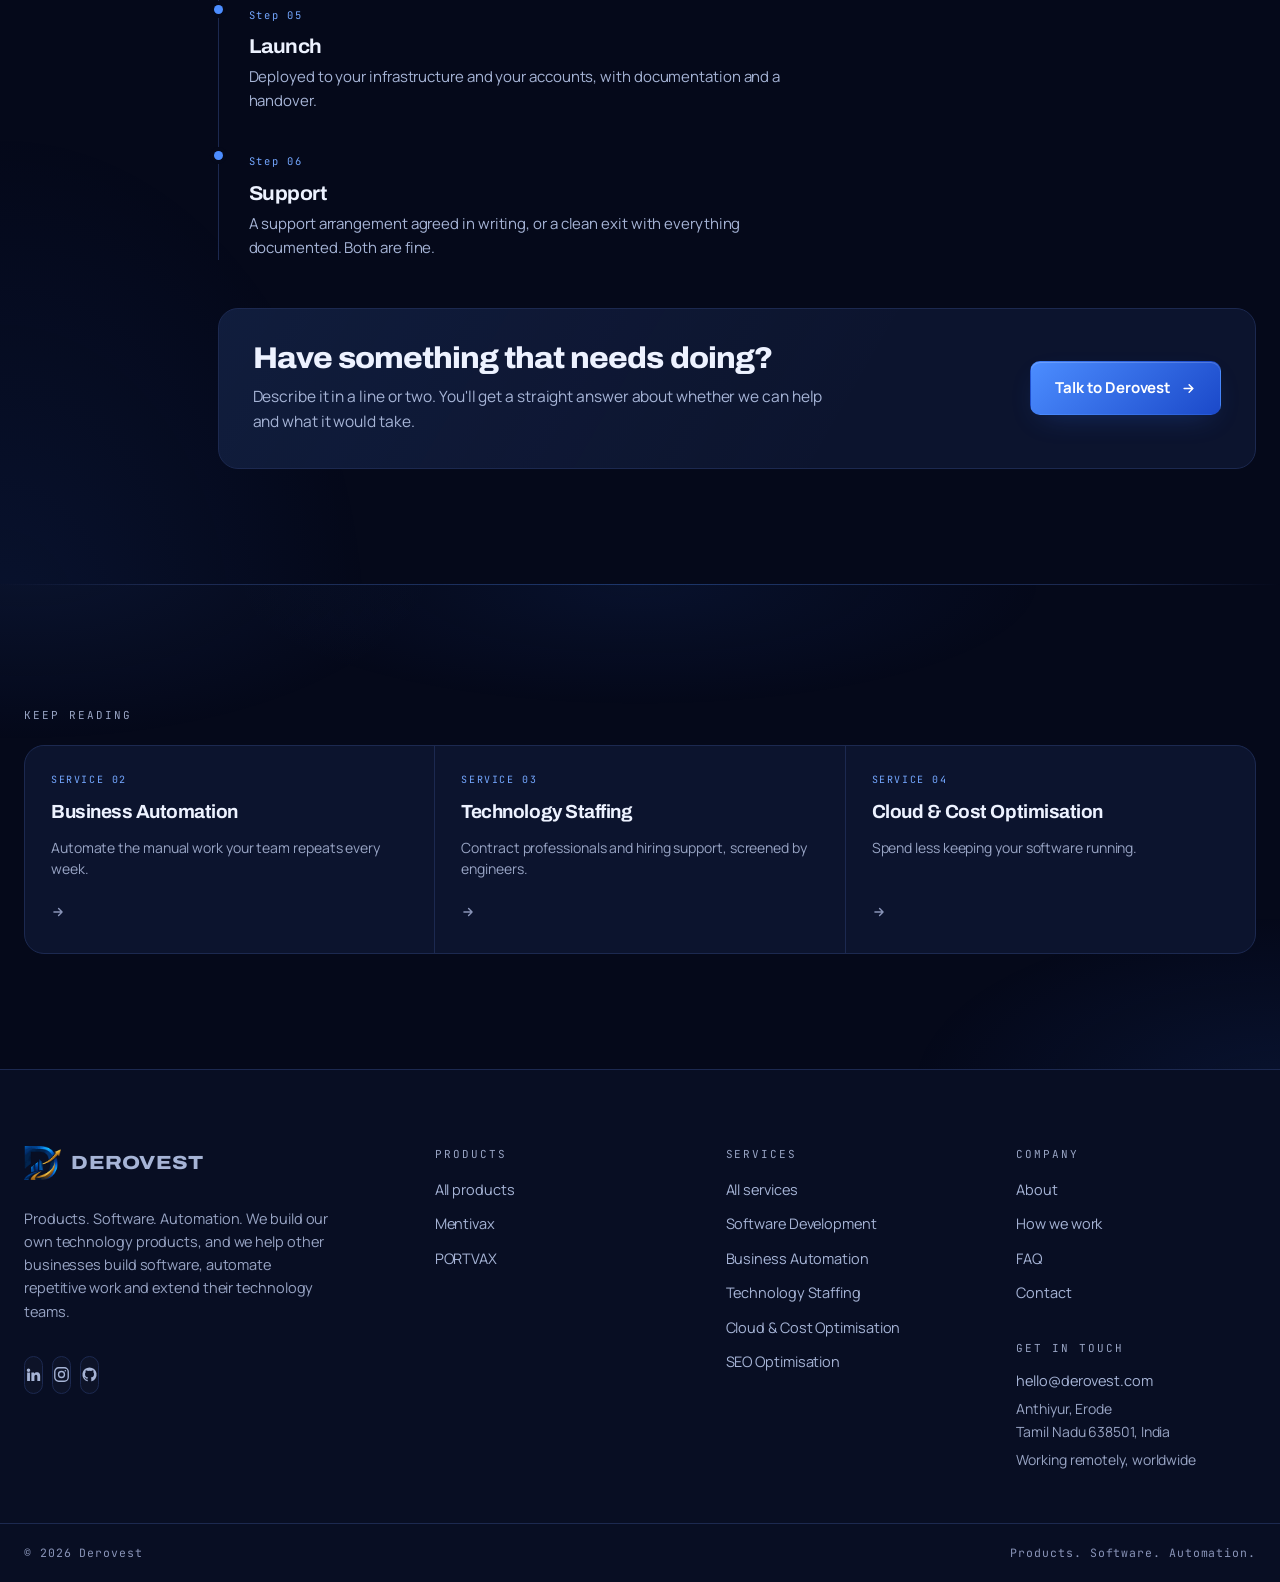
<file: services/software-development.html>
<!doctype html>
<html lang="en">
<head>
<meta charset="utf-8">
<meta name="viewport" content="width=device-width, initial-scale=1">
<title>Software Development Services — Web, Custom & MVP | Derovest</title>
<meta name="description" content="Derovest builds web applications, business software, custom systems and MVPs for companies that need software without maintaining a large in-house team.">
<link rel="canonical" href="https://www.derovest.com/services/software-development">
<meta name="robots" content="index, follow, max-image-preview:large, max-snippet:-1, max-video-preview:-1">
<link rel="alternate" hreflang="en" href="https://www.derovest.com/services/software-development">
<link rel="alternate" hreflang="x-default" href="https://www.derovest.com/services/software-development">
<meta name="author" content="Derovest">

<meta property="og:type" content="website">
<meta property="og:site_name" content="Derovest">
<meta property="og:locale" content="en_GB">
<meta property="og:title" content="Software Development — Derovest">
<meta property="og:description" content="Build what you need without building a large development team from scratch.">
<meta property="og:url" content="https://www.derovest.com/services/software-development">
<meta property="og:image" content="https://www.derovest.com/og.png">
<meta property="og:image:width" content="1200">
<meta property="og:image:height" content="630">
<meta property="og:image:type" content="image/png">
<meta property="og:image:alt" content="Derovest — technology products, software solutions, business automation.">
<meta name="twitter:card" content="summary_large_image">
<meta name="twitter:title" content="Software Development — Derovest">
<meta name="twitter:description" content="Build what you need without building a large development team from scratch.">
<meta name="twitter:image" content="https://www.derovest.com/og.png">
<meta name="twitter:image:alt" content="Derovest — technology products, software solutions, business automation.">

<link rel="icon" href="/favicon.ico" sizes="16x16 32x32 48x48">
<link rel="icon" href="/favicon-96.png" type="image/png" sizes="96x96">
<link rel="apple-touch-icon" href="/apple-touch-icon.png">
<link rel="manifest" href="/site.webmanifest">
<meta name="theme-color" content="#05091A">
<meta name="color-scheme" content="dark">

<link rel="preload" as="font" type="font/woff2" href="/assets/fonts/archivo.woff2?v=de2f1fe817" crossorigin>
<link rel="preload" as="font" type="font/woff2" href="/assets/fonts/manrope.woff2?v=938c6e8019" crossorigin>
<link rel="stylesheet" href="/assets/style.css?v=26705de4d4">
<noscript><style>.rv,[data-stagger]>*,.auto-task,.auto-pipe .pstep{opacity:1;transform:none}.spine .tick,.timeline::before{transform:scaleX(1)}.dg-bar{transform:scaleY(1)}.mock .equity{stroke-dashoffset:0}.mock .equity-fill{opacity:1}.switch-panels{display:block}.switch-panel{opacity:1;visibility:visible;transform:none;border-bottom:1px solid var(--line)}.switch-list{display:none}</style></noscript>
<script src="/assets/site.js?v=5abf54484c" defer></script>

<script type="application/ld+json">
{
  "@context": "https://schema.org",
  "@graph": [
    {
      "@type": "Organization",
      "@id": "https://www.derovest.com/#organization",
      "name": "Derovest",
      "sameAs": [
        "https://www.linkedin.com/company/derovest",
        "https://www.instagram.com/derovest.in",
        "https://github.com/derovest",
        "https://www.crunchbase.com/organization/derovest"
      ],
      "address": {
        "@type": "PostalAddress",
        "streetAddress": "Anthiyur Colony",
        "addressLocality": "Anthiyur, Erode",
        "addressRegion": "Tamil Nadu",
        "postalCode": "638501",
        "addressCountry": "IN"
      },
      "brand": [
        {
          "@type": "Brand",
          "name": "Mentivax",
          "sameAs": "https://www.mentivax.com"
        },
        {
          "@type": "Brand",
          "name": "PORTVAX"
        }
      ],
      "url": "https://www.derovest.com/",
      "logo": {
        "@type": "ImageObject",
        "@id": "https://www.derovest.com/#logo",
        "url": "https://www.derovest.com/icon-512.png",
        "width": 512,
        "height": 512,
        "caption": "Derovest"
      },
      "image": "https://www.derovest.com/og.png",
      "description": "Derovest is a technology company. We build our own products — Mentivax and PORTVAX — and provide technology services: software development, technology staffing, and business automation.",
      "slogan": "Building technology. Delivering solutions.",
      "email": "hello@derovest.com",
      "telephone": "+91-63816-41340",
      "areaServed": {
        "@type": "Place",
        "name": "Worldwide"
      },
      "contactPoint": [
        {
          "@type": "ContactPoint",
          "contactType": "sales",
          "email": "hello@derovest.com",
          "telephone": "+91-63816-41340",
          "availableLanguage": [
            "en"
          ],
          "areaServed": "Worldwide",
          "url": "https://www.derovest.com/contact"
        }
      ],
      "knowsAbout": [
        "Mentivax",
        "PORTVAX",
        "Software development",
        "Custom software development",
        "MVP development",
        "Technology staffing",
        "Contract staffing",
        "Technical screening",
        "Business process automation",
        "Workflow automation",
        "Product development"
      ],
      "makesOffer": [
        {
          "@type": "Offer",
          "url": "https://www.derovest.com/services/software-development",
          "itemOffered": {
            "@type": "Service",
            "@id": "https://www.derovest.com/services/software-development#service",
            "name": "Software Development",
            "description": "Build what you need without building a large development team from scratch."
          }
        },
        {
          "@type": "Offer",
          "url": "https://www.derovest.com/services/technology-staffing",
          "itemOffered": {
            "@type": "Service",
            "@id": "https://www.derovest.com/services/technology-staffing#service",
            "name": "Technology Staffing",
            "description": "Technology talent through contract and hiring models, screened by people who can read code."
          }
        },
        {
          "@type": "Offer",
          "url": "https://www.derovest.com/services/business-automation",
          "itemOffered": {
            "@type": "Service",
            "@id": "https://www.derovest.com/services/business-automation#service",
            "name": "Business Automation",
            "description": "If your team repeatedly does the same manual task, we can look at whether technology can do it instead."
          }
        },
        {
          "@type": "Offer",
          "url": "https://www.derovest.com/services/seo",
          "itemOffered": {
            "@type": "Service",
            "@id": "https://www.derovest.com/services/seo#service",
            "name": "SEO Optimisation",
            "description": "Get found for what you actually sell, and know which pages are doing the work."
          }
        },
        {
          "@type": "Offer",
          "url": "https://www.derovest.com/services/server-cost-reduction",
          "itemOffered": {
            "@type": "Service",
            "@id": "https://www.derovest.com/services/server-cost-reduction#service",
            "name": "Server Cost Reduction",
            "description": "Cut what your infrastructure costs, with changes staged so your service stays up."
          }
        }
      ]
    },
    {
      "@type": "WebSite",
      "@id": "https://www.derovest.com/#website",
      "url": "https://www.derovest.com/",
      "name": "Derovest",
      "description": "Technology products, software development, technology staffing and business automation.",
      "publisher": {
        "@id": "https://www.derovest.com/#organization"
      },
      "inLanguage": "en"
    },
    {
      "@type": "WebPage",
      "@id": "https://www.derovest.com/services/software-development#webpage",
      "url": "https://www.derovest.com/services/software-development",
      "name": "Software Development Services — Web, Custom & MVP | Derovest",
      "description": "Derovest builds web applications, business software, custom systems and MVPs for companies that need software without maintaining a large in-house team.",
      "isPartOf": {
        "@id": "https://www.derovest.com/#website"
      },
      "about": {
        "@id": "https://www.derovest.com/#organization"
      },
      "breadcrumb": {
        "@id": "https://www.derovest.com/services/software-development#breadcrumb"
      },
      "inLanguage": "en"
    },
    {
      "@type": "BreadcrumbList",
      "@id": "https://www.derovest.com/services/software-development#breadcrumb",
      "itemListElement": [
        {
          "@type": "ListItem",
          "position": 1,
          "name": "Home",
          "item": "https://www.derovest.com/"
        },
        {
          "@type": "ListItem",
          "position": 2,
          "name": "Services",
          "item": "https://www.derovest.com/services"
        },
        {
          "@type": "ListItem",
          "position": 3,
          "name": "Software Development",
          "item": "https://www.derovest.com/services/software-development"
        }
      ]
    },
    {
      "@type": "Service",
      "@id": "https://www.derovest.com/services/software-development#service",
      "name": "Software Development",
      "serviceType": "Software Development",
      "description": "Most businesses need a handful of things built well — not a permanent engineering department. We work out what actually has to exist, build that, and leave you with something your own team can run.",
      "url": "https://www.derovest.com/services/software-development",
      "provider": {
        "@id": "https://www.derovest.com/#organization"
      },
      "areaServed": "Worldwide",
      "hasOfferCatalog": {
        "@type": "OfferCatalog",
        "name": "Software Development",
        "itemListElement": [
          {
            "@type": "Offer",
            "itemOffered": {
              "@type": "Service",
              "name": "Web applications and internal business software"
            }
          },
          {
            "@type": "Offer",
            "itemOffered": {
              "@type": "Service",
              "name": "Custom software built around how you already work"
            }
          },
          {
            "@type": "Offer",
            "itemOffered": {
              "@type": "Service",
              "name": "MVPs for startups that need something real in front of users"
            }
          },
          {
            "@type": "Offer",
            "itemOffered": {
              "@type": "Service",
              "name": "Maintenance and enhancement of software you already own"
            }
          },
          {
            "@type": "Offer",
            "itemOffered": {
              "@type": "Service",
              "name": "Integrations between the systems you already pay for"
            }
          }
        ]
      }
    }
  ]
}
</script>
</head>
<body>
<a class="skip" href="#main">Skip to content</a>
<header class="nav" id="nav">
  <div class="wrap nav-in">
    <a class="brand" href="/" aria-label="Derovest — home"><img class="mark" src="/assets/logo.png" alt="" width="208" height="190" fetchpriority="high" decoding="async"><b>DEROVEST</b></a>
    <nav class="nav-links" id="nav-links" aria-label="Primary">
      <a href="/" data-nav="/">Home</a>
      <div class="nav-item">
        <a href="/products" data-nav="/products">Products <svg width="11" height="11" viewBox="0 0 24 24" fill="none" stroke="currentColor" stroke-width="3" stroke-linecap="round" stroke-linejoin="round" aria-hidden="true"><path d="m6 9 6 6 6-6"/></svg></a>
        <div class="mega">
          <div class="mega-grid mega-2">
            <a class="mega-link" href="/products/mentivax"><span class="ic">M</span><span class="txt"><b>Mentivax</b><span>School management and growth platform. Less paperwork, more teaching.</span></span></a>
            <a class="mega-link is-gold" href="/products/portvax"><span class="ic">P</span><span class="txt"><b>PORTVAX<span class="soon">Upcoming</span></b><span>Build, backtest and automate trading strategies — without writing code. In beta.</span></span></a>
          </div>
          <div class="mega-foot">
            <p>Two products Derovest builds, owns and runs itself.</p>
            <a class="more" href="/products">All products <svg width="14" height="14" viewBox="0 0 24 24" fill="none" stroke="currentColor" stroke-width="2.5" stroke-linecap="round" stroke-linejoin="round" aria-hidden="true"><path d="M5 12h14M13 6l6 6-6 6"/></svg></a>
          </div>
        </div>
      </div>
      <div class="nav-item">
        <a href="/services" data-nav="/services" aria-current="page">Services <svg width="11" height="11" viewBox="0 0 24 24" fill="none" stroke="currentColor" stroke-width="3" stroke-linecap="round" stroke-linejoin="round" aria-hidden="true"><path d="m6 9 6 6 6-6"/></svg></a>
        <div class="mega">
          <div class="mega-grid mega-2">
            <a class="mega-link" href="/services/software-development"><span class="ic">01</span><span class="txt"><b>Software Development</b><span>Web apps, SaaS, mobile, APIs and MVPs — without building a team first.</span></span></a>
            <a class="mega-link" href="/services/business-automation"><span class="ic">02</span><span class="txt"><b>Business Automation</b><span>Stop paying people to repeat the same task every week.</span></span></a>
            <a class="mega-link" href="/services/technology-staffing"><span class="ic">03</span><span class="txt"><b>Technology Staffing</b><span>Contract professionals and hiring support, screened by engineers.</span></span></a>
            <a class="mega-link" href="/services/server-cost-reduction"><span class="ic">04</span><span class="txt"><b>Cloud &amp; Cost Optimisation</b><span>Spend less keeping your software running, with nothing going dark.</span></span></a>
            <a class="mega-link" href="/services/seo"><span class="ic">05</span><span class="txt"><b>SEO Optimisation</b><span>Get found for what you actually sell.</span></span></a>
            <a class="mega-link is-gold" href="/services#how-we-work"><span class="ic">→</span><span class="txt"><b>How we work</b><span>Four steps, written scope, transparent pricing, clean handover.</span></span></a>
          </div>
          <div class="mega-foot">
            <p>Not sure which one you need? Describe the problem, not the solution.</p>
            <a class="more" href="/contact">Talk to Derovest <svg width="14" height="14" viewBox="0 0 24 24" fill="none" stroke="currentColor" stroke-width="2.5" stroke-linecap="round" stroke-linejoin="round" aria-hidden="true"><path d="M5 12h14M13 6l6 6-6 6"/></svg></a>
          </div>
        </div>
      </div>
      <a href="/services#how-we-work" data-nav="/how">How we work</a>
      <a href="/about" data-nav="/about">About</a>
      <a href="/contact" data-nav="/contact">Contact</a>
      <div class="nav-mob-cta">
        <a class="btn btn-primary" href="/contact">Talk to Derovest <svg width="15" height="15" viewBox="0 0 24 24" fill="none" stroke="currentColor" stroke-width="2.4" stroke-linecap="round" stroke-linejoin="round" aria-hidden="true"><path d="M5 12h14M13 6l6 6-6 6"/></svg></a>
      </div>
      <div class="nav-mob-meta">
        <a href="/faq">FAQ</a>
        <a href="https://www.linkedin.com/company/derovest" rel="me noopener" target="_blank">LinkedIn</a>
        <a href="https://www.instagram.com/derovest.in" rel="me noopener" target="_blank">Instagram</a>
        <a href="https://github.com/derovest" rel="me noopener" target="_blank">GitHub</a>
      </div>
    </nav>
    <a class="btn btn-primary btn-sm nav-cta" href="/contact">Talk to Derovest</a>
    <button class="nav-toggle" id="nav-toggle" type="button" aria-label="Open menu" aria-expanded="false" aria-controls="nav-links">
      <svg class="bars" width="18" height="18" viewBox="0 0 24 24" fill="none" stroke="currentColor" stroke-width="2.2" stroke-linecap="round" aria-hidden="true"><path d="M3 6h18M3 12h18M3 18h18"/></svg>
      <svg class="ex" width="18" height="18" viewBox="0 0 24 24" fill="none" stroke="currentColor" stroke-width="2.2" stroke-linecap="round" aria-hidden="true"><path d="M18 6 6 18M6 6l12 12"/></svg>
    </button>
  </div>
</header>
<main id="main">

<section class="page-hero">
  <div class="wrap page-hero-in">
    <div>
      <nav class="crumbs" aria-label="Breadcrumb">
        <ol>
          <li><a href="/">Home</a></li>
          <li><a href="/services">Services</a></li>
          <li><span aria-current="page">Software Development</span></li>
        </ol>
      </nav>
      <div class="eyebrow" style="margin:26px 0 -6px"><span class="bar"></span><span class="code-label">Service 01 · Software development</span></div>
      <h1>You bring the problem.<br>We bring the engineering.</h1>
      <p class="lede">Build what you need without building a large development team from scratch. Web applications, SaaS, mobile, backend and APIs — plus the integrations and maintenance that keep them useful.</p>
      <div class="cta-row">
        <a class="btn btn-primary btn-lg magnetic" href="/contact">Talk to Derovest <svg width="15" height="15" viewBox="0 0 24 24" fill="none" stroke="currentColor" stroke-width="2.4" stroke-linecap="round" stroke-linejoin="round" aria-hidden="true"><path d="M5 12h14M13 6l6 6-6 6"/></svg></a>
        <a class="btn btn-ghost btn-lg" href="/services">All services</a>
      </div>
    </div>
    <div class="facts">
      <div class="facts-head"><span class="code-label">How this works</span><span class="tag blue">Service 01</span></div>
      <ul><li><svg width="15" height="15" viewBox="0 0 24 24" fill="none" stroke="currentColor" stroke-width="2.6" stroke-linecap="round" stroke-linejoin="round" aria-hidden="true"><path d="M20 6 9 17l-5-5"/></svg><span><b>Engagement:</b> project, monthly partner, or dedicated capacity</span></li><li><svg width="15" height="15" viewBox="0 0 24 24" fill="none" stroke="currentColor" stroke-width="2.6" stroke-linecap="round" stroke-linejoin="round" aria-hidden="true"><path d="M20 6 9 17l-5-5"/></svg><span><b>You own it:</b> code, documentation and accounts in your name</span></li><li><svg width="15" height="15" viewBox="0 0 24 24" fill="none" stroke="currentColor" stroke-width="2.6" stroke-linecap="round" stroke-linejoin="round" aria-hidden="true"><path d="M20 6 9 17l-5-5"/></svg><span><b>Scope and price</b> agreed in writing before work starts</span></li><li><svg width="15" height="15" viewBox="0 0 24 24" fill="none" stroke="currentColor" stroke-width="2.6" stroke-linecap="round" stroke-linejoin="round" aria-hidden="true"><path d="M20 6 9 17l-5-5"/></svg><span><b>Remote</b>, working worldwide</span></li></ul>
    </div>
  </div>
</section>

<section class="band">
  <div class="wrap spine">
    <div class="gutter-col"><div class="stick"><span class="tick"></span><span class="code-label">§01<br>What it is</span></div></div>
    <div>
      <h2 class="rv">What this actually is.</h2>
      <div class="prose rv"><p>Most businesses need a handful of things built well — not a permanent engineering department. We work out what actually has to exist, build that, and leave you with something your own team can run.</p><p>That means saying what we are <b>not</b> building, and why. A smaller thing that ships and gets used beats a larger thing that is still being specified.</p></div>

      <div class="diagram rv" style="margin-top:34px; max-width:760px">
        <div class="dg-row"><div class="dg-step"><span class="l">01</span><span class="v">Idea</span></div><svg class="dg-arrow" width="16" height="16" viewBox="0 0 24 24" fill="none" stroke="currentColor" stroke-width="2.2" stroke-linecap="round" stroke-linejoin="round" aria-hidden="true"><path d="M5 12h14M13 6l6 6-6 6"/></svg><div class="dg-step"><span class="l">02</span><span class="v">Design</span></div><svg class="dg-arrow" width="16" height="16" viewBox="0 0 24 24" fill="none" stroke="currentColor" stroke-width="2.2" stroke-linecap="round" stroke-linejoin="round" aria-hidden="true"><path d="M5 12h14M13 6l6 6-6 6"/></svg><div class="dg-step on"><span class="l">03</span><span class="v">Build</span></div><svg class="dg-arrow" width="16" height="16" viewBox="0 0 24 24" fill="none" stroke="currentColor" stroke-width="2.2" stroke-linecap="round" stroke-linejoin="round" aria-hidden="true"><path d="M5 12h14M13 6l6 6-6 6"/></svg><div class="dg-step"><span class="l">04</span><span class="v">Ship</span></div></div>
        <p class="dg-caption">Working software from early on · scope visible, not discovered at the end</p>
      </div>

      <div class="rows rv">
        <div class="row">
          <div><span class="n">Who it is for</span><h3>Companies that need software built or improved</h3></div>
          <div class="side-copy">
            <p>Typical problems we get called about:</p>
            <ul><li>You need software built but hiring a full development team is not justified yet</li><li>An existing application has stalled, or the person who built it has moved on</li><li>Off-the-shelf products almost fit your process, but not quite</li><li>You need a working version in front of customers before committing further</li></ul>
          </div>
        </div>
      </div>
    </div>
  </div>
</section>

<section class="band rule">
  <div class="wrap spine">
    <div class="gutter-col"><div class="stick"><span class="tick"></span><span class="code-label">§02<br>What's covered</span></div></div>
    <div>
      <div class="band-head">
        <h2 class="rv">What's included.</h2>
        <p class="sec-lede rv">You do not have to take all of it. Most engagements start with one of these and grow only if it makes sense.</p>
      </div>
      <div class="cards rv" data-stagger><div class="card"><span class="ic"><span class="mono" style="font-size:12px">01</span></span><h3>Web applications</h3><p>Internal business software and customer-facing web apps, built around how you already work.</p></div><div class="card"><span class="ic"><span class="mono" style="font-size:12px">02</span></span><h3>SaaS products</h3><p>Multi-tenant products with the billing, roles and onboarding that come with them.</p></div><div class="card"><span class="ic"><span class="mono" style="font-size:12px">03</span></span><h3>Mobile applications</h3><p>Where a phone is genuinely the right place for the work to happen.</p></div><div class="card"><span class="ic"><span class="mono" style="font-size:12px">04</span></span><h3>Backend &amp; APIs</h3><p>The services your applications and partners talk to, documented and versioned.</p></div><div class="card"><span class="ic"><span class="mono" style="font-size:12px">05</span></span><h3>Integrations</h3><p>Connecting the systems you already pay for, so they stop disagreeing with each other.</p></div><div class="card"><span class="ic"><span class="mono" style="font-size:12px">06</span></span><h3>Modernisation &amp; maintenance</h3><p>Enhancement and support of software you already own, including code somebody else wrote.</p></div></div>
    </div>
  </div>
</section>

<section class="band rule">
  <div class="wrap spine">
    <div class="gutter-col"><div class="stick"><span class="tick"></span><span class="code-label">§03<br>How it works</span></div></div>
    <div>
      <div class="band-head">
        <h2 class="rv">How the engagement works.</h2>
      </div>
      <div class="track rv"><div class="stop"><span class="n">Step 01</span><h3>Understand</h3><p>We start with the business problem rather than a feature list — what has to change, for whom, and how you will know it worked.</p></div><div class="stop"><span class="n">Step 02</span><h3>Design</h3><p>The smallest version that solves the problem properly. We say clearly what we are not building, and why.</p></div><div class="stop"><span class="n">Step 03</span><h3>Build</h3><p>Working software from early on, reviewed with you regularly, so scope stays visible rather than being discovered at the end.</p></div><div class="stop"><span class="n">Step 04</span><h3>Test</h3><p>Tested against the real cases your business runs into, not just the happy path.</p></div><div class="stop"><span class="n">Step 05</span><h3>Launch</h3><p>Deployed to your infrastructure and your accounts, with documentation and a handover.</p></div><div class="stop"><span class="n">Step 06</span><h3>Support</h3><p>A support arrangement agreed in writing, or a clean exit with everything documented. Both are fine.</p></div></div>

      <div class="close-cta rv">
        <div>
          <h2>Have something that needs doing?</h2>
          <p>Describe it in a line or two. You'll get a straight answer about whether we can help and what it would take.</p>
        </div>
        <a class="btn btn-primary magnetic" href="/contact">Talk to Derovest <svg width="15" height="15" viewBox="0 0 24 24" fill="none" stroke="currentColor" stroke-width="2.4" stroke-linecap="round" stroke-linejoin="round" aria-hidden="true"><path d="M5 12h14M13 6l6 6-6 6"/></svg></a>
      </div>
    </div>
  </div>
</section>

<section class="band rule">
  <div class="wrap">
    <span class="code-label">Keep reading</span>
    <div class="next rv" style="margin-top:18px"><a href="/services/business-automation"><span class="k">Service 02</span><b>Business Automation</b><p>Automate the manual work your team repeats every week.</p><span class="arw"><svg width="14" height="14" viewBox="0 0 24 24" fill="none" stroke="currentColor" stroke-width="2.4" stroke-linecap="round" stroke-linejoin="round" aria-hidden="true"><path d="M5 12h14M13 6l6 6-6 6"/></svg></span></a><a href="/services/technology-staffing"><span class="k">Service 03</span><b>Technology Staffing</b><p>Contract professionals and hiring support, screened by engineers.</p><span class="arw"><svg width="14" height="14" viewBox="0 0 24 24" fill="none" stroke="currentColor" stroke-width="2.4" stroke-linecap="round" stroke-linejoin="round" aria-hidden="true"><path d="M5 12h14M13 6l6 6-6 6"/></svg></span></a><a href="/services/server-cost-reduction"><span class="k">Service 04</span><b>Cloud &amp; Cost Optimisation</b><p>Spend less keeping your software running.</p><span class="arw"><svg width="14" height="14" viewBox="0 0 24 24" fill="none" stroke="currentColor" stroke-width="2.4" stroke-linecap="round" stroke-linejoin="round" aria-hidden="true"><path d="M5 12h14M13 6l6 6-6 6"/></svg></span></a></div>
  </div>
</section>

</main>
<footer class="foot">
  <div class="wrap foot-in">
    <div class="foot-col foot-brand">
      <a class="brand" href="/" aria-label="Derovest — home"><img class="mark" src="/assets/logo.png" alt="" width="208" height="190" loading="lazy" decoding="async"><b>DEROVEST</b></a>
      <p>Products. Software. Automation. We build our own technology products, and we help other businesses build software, automate repetitive work and extend their technology teams.</p>
      <div class="foot-social">
        <a href="https://www.linkedin.com/company/derovest" rel="me noopener" target="_blank" aria-label="Derovest on LinkedIn" title="LinkedIn"><svg width="17" height="17" viewBox="0 0 24 24" fill="currentColor" aria-hidden="true"><path d="M4.98 3.5a2.5 2.5 0 1 1 0 5 2.5 2.5 0 0 1 0-5zM3 9h4v12H3zM9 9h3.8v1.7h.05c.53-.95 1.83-1.95 3.77-1.95 4.03 0 4.78 2.5 4.78 5.75V21h-4v-5.6c0-1.34-.03-3.07-1.9-3.07-1.9 0-2.2 1.46-2.2 2.97V21H9z"/></svg></a>
        <a href="https://www.instagram.com/derovest.in" rel="me noopener" target="_blank" aria-label="Derovest on Instagram" title="Instagram"><svg width="17" height="17" viewBox="0 0 24 24" fill="none" stroke="currentColor" stroke-width="1.9" aria-hidden="true"><rect x="2.5" y="2.5" width="19" height="19" rx="5.5"/><circle cx="12" cy="12" r="4.2"/><circle cx="17.4" cy="6.6" r="1.1" fill="currentColor" stroke="none"/></svg></a>
        <a href="https://github.com/derovest" rel="me noopener" target="_blank" aria-label="Derovest on GitHub" title="GitHub"><svg width="17" height="17" viewBox="0 0 24 24" fill="currentColor" aria-hidden="true"><path d="M12 2a10 10 0 0 0-3.16 19.49c.5.09.68-.22.68-.48l-.01-1.7c-2.78.6-3.37-1.34-3.37-1.34-.45-1.16-1.11-1.47-1.11-1.47-.91-.62.07-.61.07-.61 1 .07 1.53 1.03 1.53 1.03.9 1.53 2.36 1.09 2.94.83.09-.65.35-1.09.63-1.34-2.22-.25-4.55-1.11-4.55-4.94 0-1.09.39-1.98 1.03-2.68-.1-.25-.45-1.27.1-2.64 0 0 .84-.27 2.75 1.02a9.5 9.5 0 0 1 5 0c1.91-1.29 2.75-1.02 2.75-1.02.55 1.37.2 2.39.1 2.64.64.7 1.03 1.59 1.03 2.68 0 3.84-2.34 4.68-4.57 4.93.36.31.68.92.68 1.85l-.01 2.75c0 .27.18.58.69.48A10 10 0 0 0 12 2z"/></svg></a>
      </div>
    </div>
    <nav class="foot-col" aria-label="Products">
      <span class="code-label">Products</span>
      <a href="/products">All products</a>
      <a href="/products/mentivax">Mentivax</a>
      <a href="/products/portvax">PORTVAX</a>
    </nav>
    <nav class="foot-col" aria-label="Services">
      <span class="code-label">Services</span>
      <a href="/services">All services</a>
      <a href="/services/software-development">Software Development</a>
      <a href="/services/business-automation">Business Automation</a>
      <a href="/services/technology-staffing">Technology Staffing</a>
      <a href="/services/server-cost-reduction">Cloud &amp; Cost Optimisation</a>
      <a href="/services/seo">SEO Optimisation</a>
    </nav>
    <div class="foot-col">
      <span class="code-label">Company</span>
      <a href="/about">About</a>
      <a href="/services#how-we-work">How we work</a>
      <a href="/faq">FAQ</a>
      <a href="/contact">Contact</a>
      <div class="foot-contact">
        <span class="code-label" style="margin-bottom:6px">Get in touch</span>
        <a href="/contact">hello@derovest.com</a>
        <span>Anthiyur, Erode<br>Tamil Nadu 638501, India</span>
        <span>Working remotely, worldwide</span>
      </div>
    </div>
  </div>
  <div class="wrap foot-bottom">
    <span>© <span id="year">2026</span> Derovest</span>
    <span class="sep">Products. Software. Automation.</span>
  </div>
</footer>
</body>
</html>
</file>
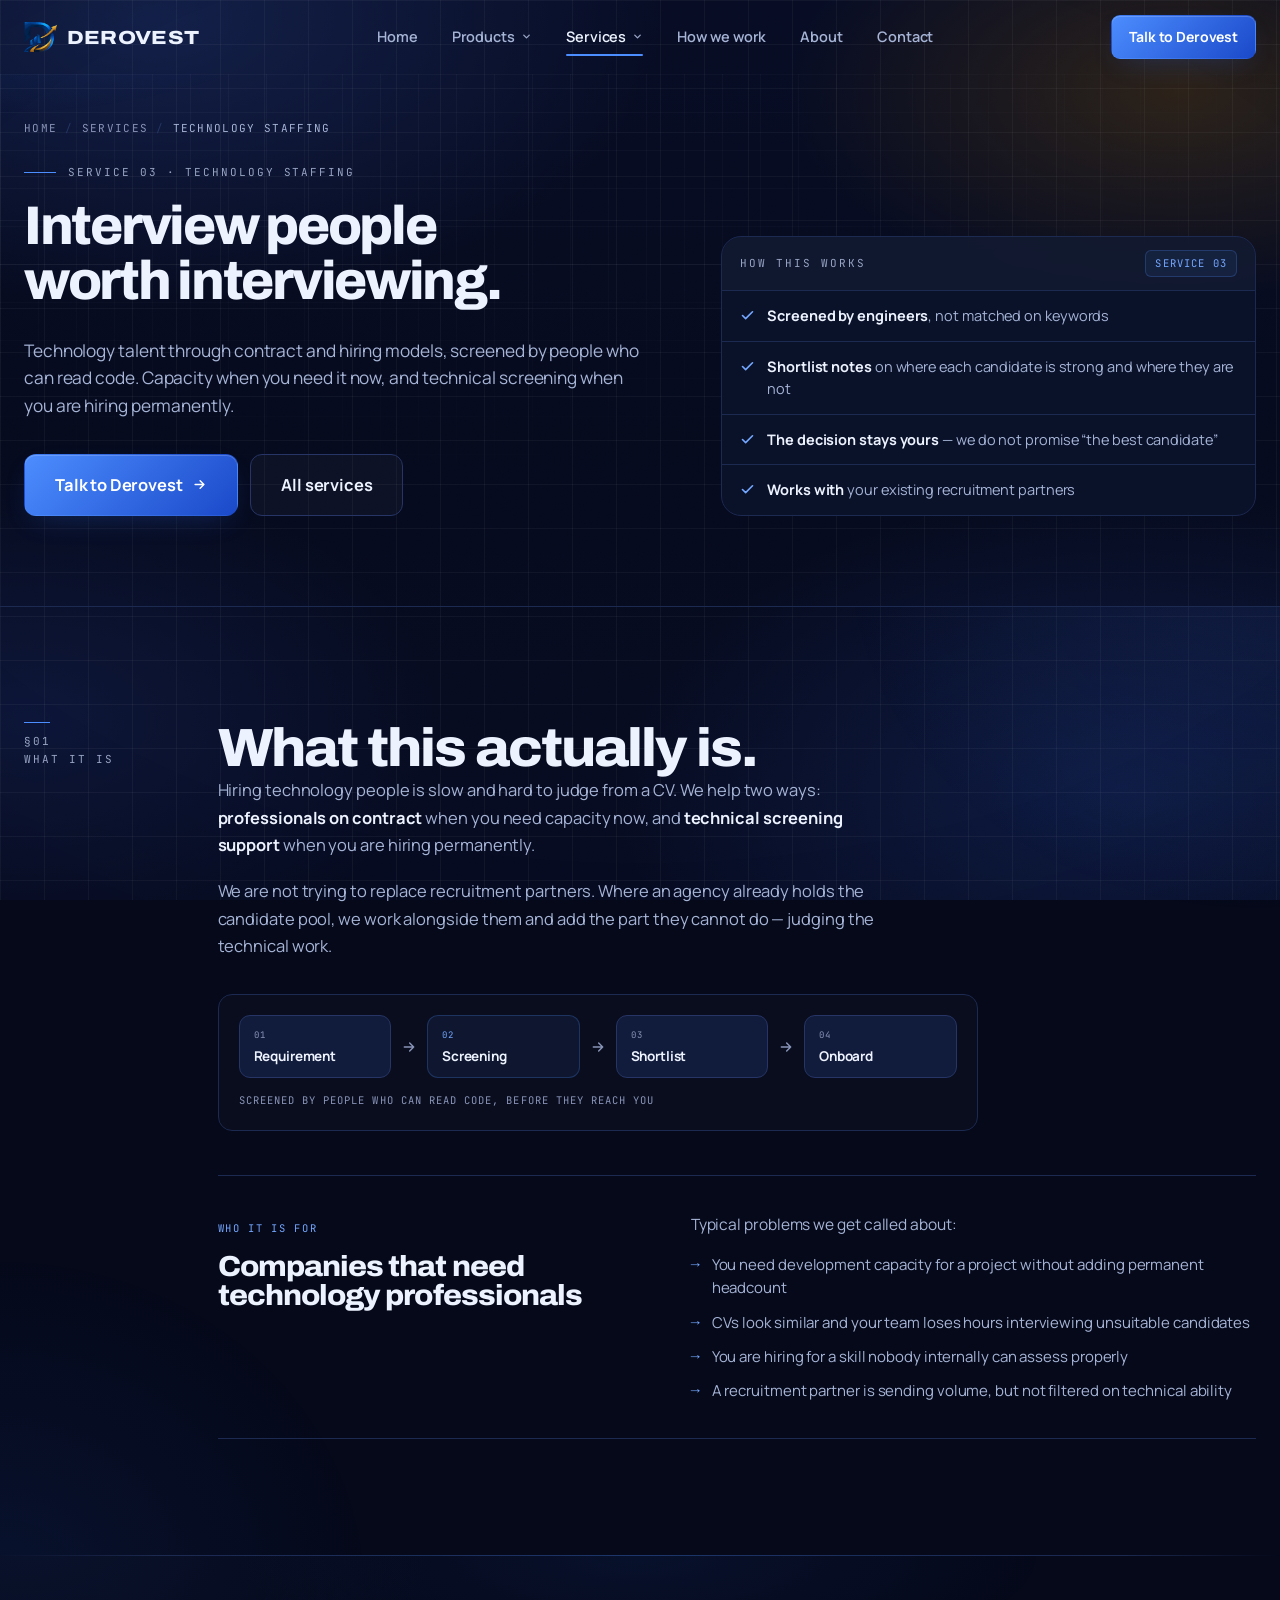
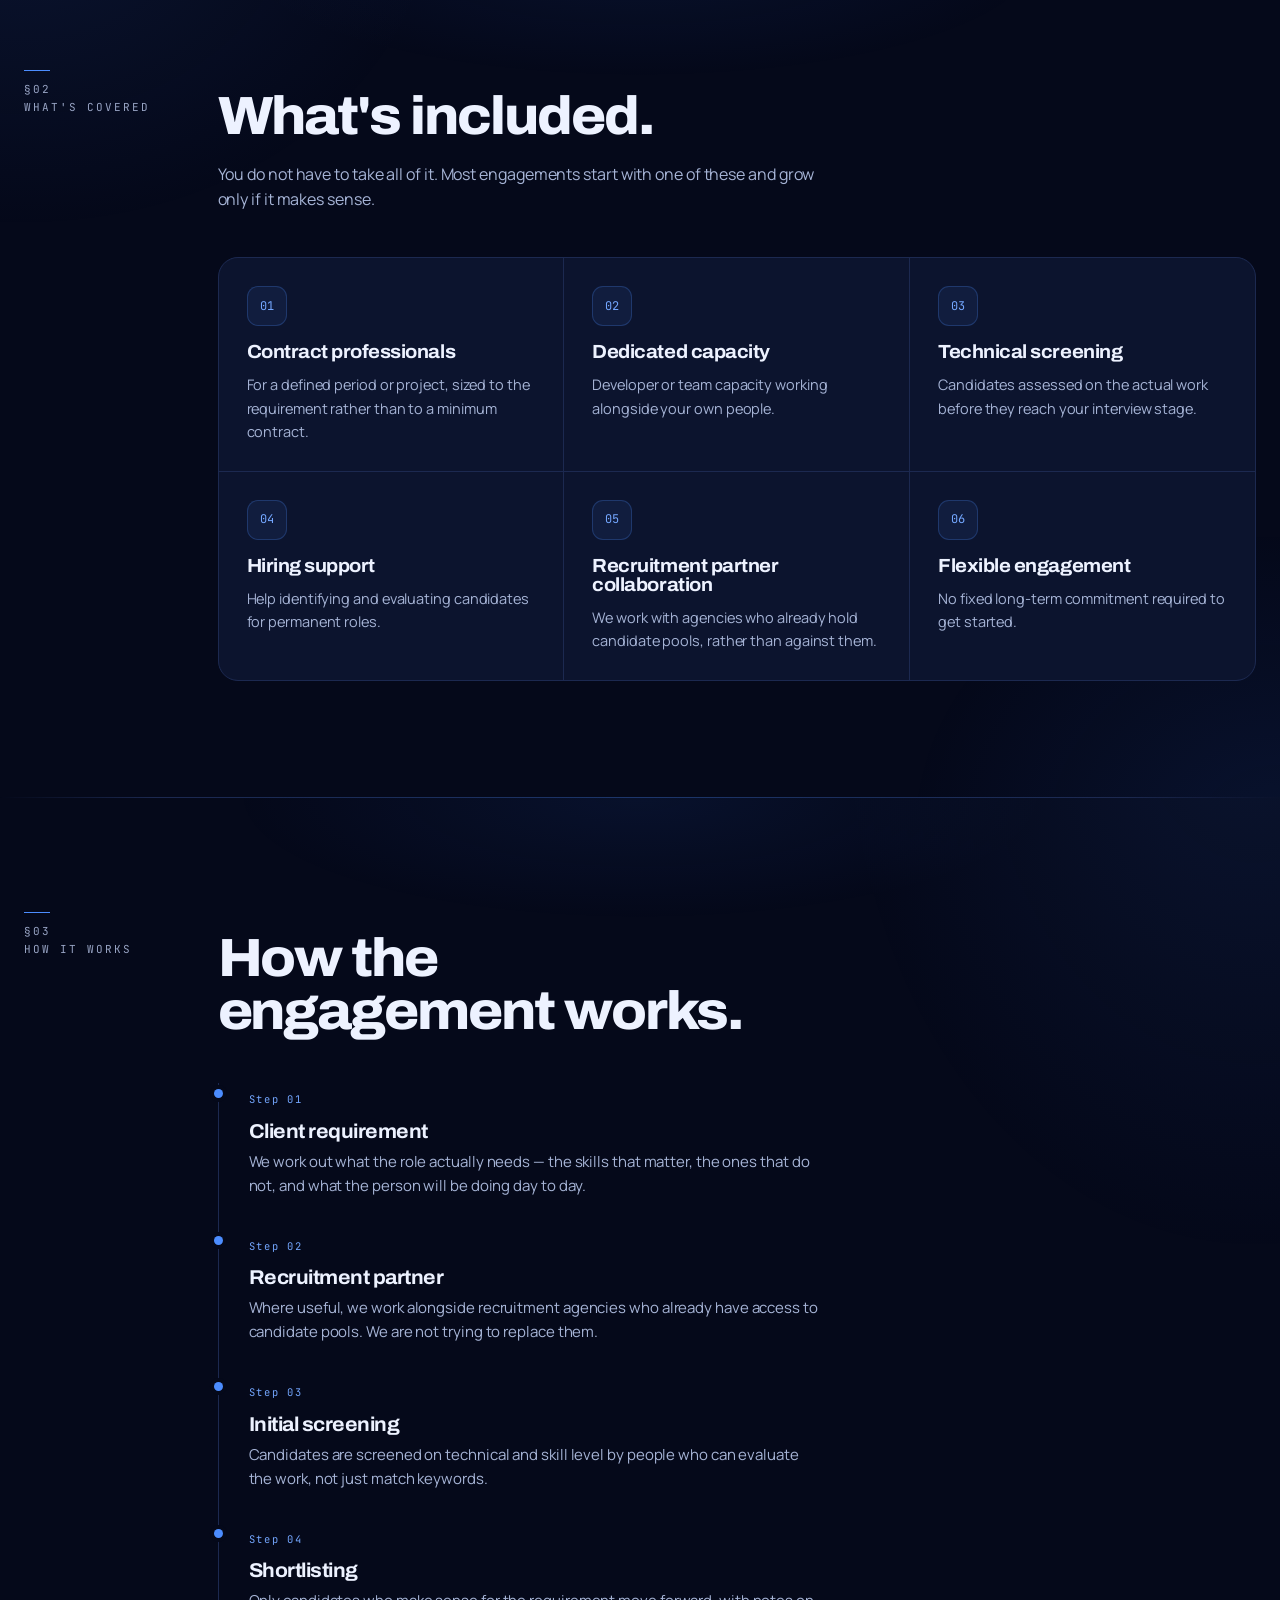
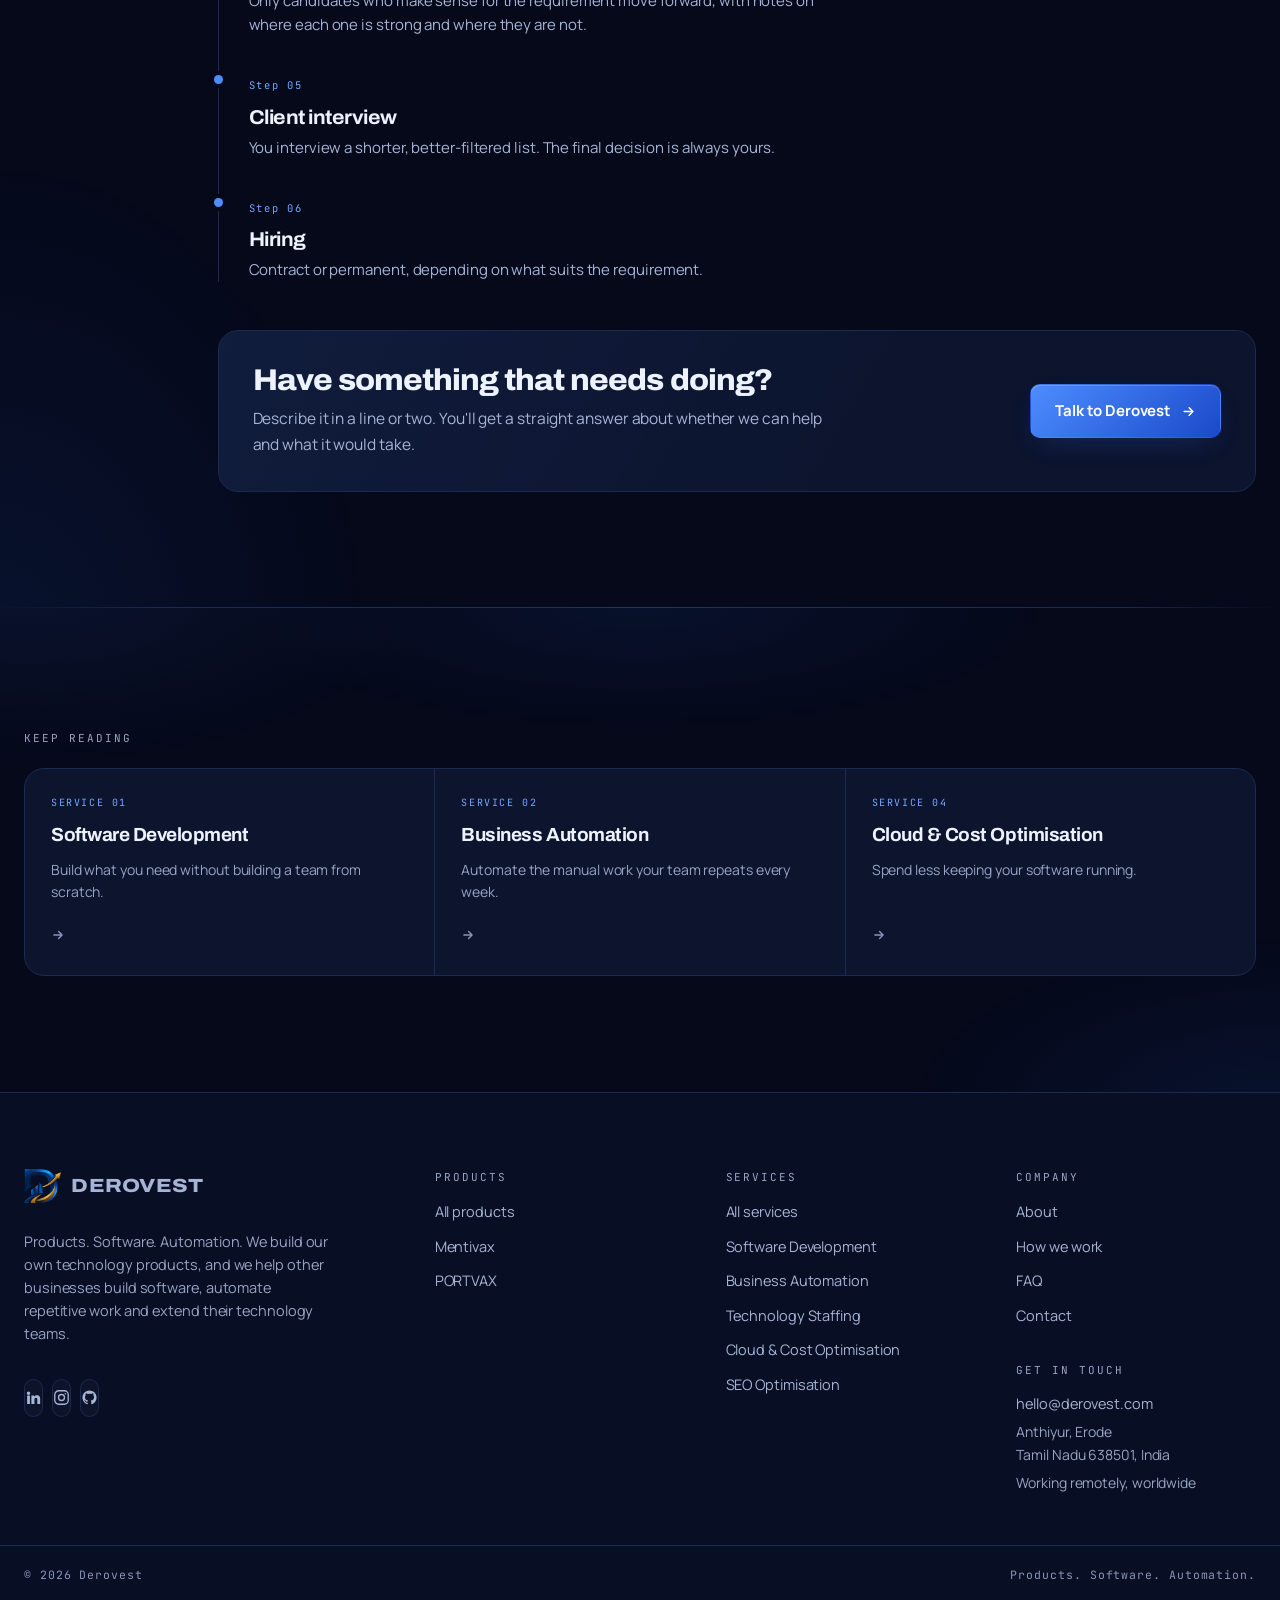
<file: services/technology-staffing.html>
<!doctype html>
<html lang="en">
<head>
<meta charset="utf-8">
<meta name="viewport" content="width=device-width, initial-scale=1">
<title>Technology Staffing — Contract & Hiring | Derovest</title>
<meta name="description" content="Technology professionals on contract, plus technical screening when you hire permanently — so only suitable candidates reach your interview stage.">
<link rel="canonical" href="https://www.derovest.com/services/technology-staffing">
<meta name="robots" content="index, follow, max-image-preview:large, max-snippet:-1, max-video-preview:-1">
<link rel="alternate" hreflang="en" href="https://www.derovest.com/services/technology-staffing">
<link rel="alternate" hreflang="x-default" href="https://www.derovest.com/services/technology-staffing">
<meta name="author" content="Derovest">

<meta property="og:type" content="website">
<meta property="og:site_name" content="Derovest">
<meta property="og:locale" content="en_GB">
<meta property="og:title" content="Technology Staffing — Derovest">
<meta property="og:description" content="Technology talent through contract and hiring models, screened by people who can read code.">
<meta property="og:url" content="https://www.derovest.com/services/technology-staffing">
<meta property="og:image" content="https://www.derovest.com/og.png">
<meta property="og:image:width" content="1200">
<meta property="og:image:height" content="630">
<meta property="og:image:type" content="image/png">
<meta property="og:image:alt" content="Derovest — technology products, software solutions, business automation.">
<meta name="twitter:card" content="summary_large_image">
<meta name="twitter:title" content="Technology Staffing — Derovest">
<meta name="twitter:description" content="Technology talent through contract and hiring models, screened by people who can read code.">
<meta name="twitter:image" content="https://www.derovest.com/og.png">
<meta name="twitter:image:alt" content="Derovest — technology products, software solutions, business automation.">

<link rel="icon" href="/favicon.ico" sizes="16x16 32x32 48x48">
<link rel="icon" href="/favicon-96.png" type="image/png" sizes="96x96">
<link rel="apple-touch-icon" href="/apple-touch-icon.png">
<link rel="manifest" href="/site.webmanifest">
<meta name="theme-color" content="#05091A">
<meta name="color-scheme" content="dark">

<link rel="preload" as="font" type="font/woff2" href="/assets/fonts/archivo.woff2?v=de2f1fe817" crossorigin>
<link rel="preload" as="font" type="font/woff2" href="/assets/fonts/manrope.woff2?v=938c6e8019" crossorigin>
<link rel="stylesheet" href="/assets/style.css?v=26705de4d4">
<noscript><style>.rv,[data-stagger]>*,.auto-task,.auto-pipe .pstep{opacity:1;transform:none}.spine .tick,.timeline::before{transform:scaleX(1)}.dg-bar{transform:scaleY(1)}.mock .equity{stroke-dashoffset:0}.mock .equity-fill{opacity:1}.switch-panels{display:block}.switch-panel{opacity:1;visibility:visible;transform:none;border-bottom:1px solid var(--line)}.switch-list{display:none}</style></noscript>
<script src="/assets/site.js?v=5abf54484c" defer></script>

<script type="application/ld+json">
{
  "@context": "https://schema.org",
  "@graph": [
    {
      "@type": "Organization",
      "@id": "https://www.derovest.com/#organization",
      "name": "Derovest",
      "sameAs": [
        "https://www.linkedin.com/company/derovest",
        "https://www.instagram.com/derovest.in",
        "https://github.com/derovest",
        "https://www.crunchbase.com/organization/derovest"
      ],
      "address": {
        "@type": "PostalAddress",
        "streetAddress": "Anthiyur Colony",
        "addressLocality": "Anthiyur, Erode",
        "addressRegion": "Tamil Nadu",
        "postalCode": "638501",
        "addressCountry": "IN"
      },
      "brand": [
        {
          "@type": "Brand",
          "name": "Mentivax",
          "sameAs": "https://www.mentivax.com"
        },
        {
          "@type": "Brand",
          "name": "PORTVAX"
        }
      ],
      "url": "https://www.derovest.com/",
      "logo": {
        "@type": "ImageObject",
        "@id": "https://www.derovest.com/#logo",
        "url": "https://www.derovest.com/icon-512.png",
        "width": 512,
        "height": 512,
        "caption": "Derovest"
      },
      "image": "https://www.derovest.com/og.png",
      "description": "Derovest is a technology company. We build our own products — Mentivax and PORTVAX — and provide technology services: software development, technology staffing, and business automation.",
      "slogan": "Building technology. Delivering solutions.",
      "email": "hello@derovest.com",
      "telephone": "+91-63816-41340",
      "areaServed": {
        "@type": "Place",
        "name": "Worldwide"
      },
      "contactPoint": [
        {
          "@type": "ContactPoint",
          "contactType": "sales",
          "email": "hello@derovest.com",
          "telephone": "+91-63816-41340",
          "availableLanguage": [
            "en"
          ],
          "areaServed": "Worldwide",
          "url": "https://www.derovest.com/contact"
        }
      ],
      "knowsAbout": [
        "Mentivax",
        "PORTVAX",
        "Software development",
        "Custom software development",
        "MVP development",
        "Technology staffing",
        "Contract staffing",
        "Technical screening",
        "Business process automation",
        "Workflow automation",
        "Product development"
      ],
      "makesOffer": [
        {
          "@type": "Offer",
          "url": "https://www.derovest.com/services/software-development",
          "itemOffered": {
            "@type": "Service",
            "@id": "https://www.derovest.com/services/software-development#service",
            "name": "Software Development",
            "description": "Build what you need without building a large development team from scratch."
          }
        },
        {
          "@type": "Offer",
          "url": "https://www.derovest.com/services/technology-staffing",
          "itemOffered": {
            "@type": "Service",
            "@id": "https://www.derovest.com/services/technology-staffing#service",
            "name": "Technology Staffing",
            "description": "Technology talent through contract and hiring models, screened by people who can read code."
          }
        },
        {
          "@type": "Offer",
          "url": "https://www.derovest.com/services/business-automation",
          "itemOffered": {
            "@type": "Service",
            "@id": "https://www.derovest.com/services/business-automation#service",
            "name": "Business Automation",
            "description": "If your team repeatedly does the same manual task, we can look at whether technology can do it instead."
          }
        },
        {
          "@type": "Offer",
          "url": "https://www.derovest.com/services/seo",
          "itemOffered": {
            "@type": "Service",
            "@id": "https://www.derovest.com/services/seo#service",
            "name": "SEO Optimisation",
            "description": "Get found for what you actually sell, and know which pages are doing the work."
          }
        },
        {
          "@type": "Offer",
          "url": "https://www.derovest.com/services/server-cost-reduction",
          "itemOffered": {
            "@type": "Service",
            "@id": "https://www.derovest.com/services/server-cost-reduction#service",
            "name": "Server Cost Reduction",
            "description": "Cut what your infrastructure costs, with changes staged so your service stays up."
          }
        }
      ]
    },
    {
      "@type": "WebSite",
      "@id": "https://www.derovest.com/#website",
      "url": "https://www.derovest.com/",
      "name": "Derovest",
      "description": "Technology products, software development, technology staffing and business automation.",
      "publisher": {
        "@id": "https://www.derovest.com/#organization"
      },
      "inLanguage": "en"
    },
    {
      "@type": "WebPage",
      "@id": "https://www.derovest.com/services/technology-staffing#webpage",
      "url": "https://www.derovest.com/services/technology-staffing",
      "name": "Technology Staffing — Contract & Hiring | Derovest",
      "description": "Technology professionals on contract, plus technical screening when you hire permanently — so only suitable candidates reach your interview stage.",
      "isPartOf": {
        "@id": "https://www.derovest.com/#website"
      },
      "about": {
        "@id": "https://www.derovest.com/#organization"
      },
      "breadcrumb": {
        "@id": "https://www.derovest.com/services/technology-staffing#breadcrumb"
      },
      "inLanguage": "en"
    },
    {
      "@type": "BreadcrumbList",
      "@id": "https://www.derovest.com/services/technology-staffing#breadcrumb",
      "itemListElement": [
        {
          "@type": "ListItem",
          "position": 1,
          "name": "Home",
          "item": "https://www.derovest.com/"
        },
        {
          "@type": "ListItem",
          "position": 2,
          "name": "Services",
          "item": "https://www.derovest.com/services"
        },
        {
          "@type": "ListItem",
          "position": 3,
          "name": "Technology Staffing",
          "item": "https://www.derovest.com/services/technology-staffing"
        }
      ]
    },
    {
      "@type": "Service",
      "@id": "https://www.derovest.com/services/technology-staffing#service",
      "name": "Technology Staffing",
      "serviceType": "Technology Staffing",
      "description": "Hiring technology people is slow and hard to judge from a CV. We help two ways: professionals on contract when you need capacity now, and technical screening support when you are hiring permanently.",
      "url": "https://www.derovest.com/services/technology-staffing",
      "provider": {
        "@id": "https://www.derovest.com/#organization"
      },
      "areaServed": "Worldwide",
      "hasOfferCatalog": {
        "@type": "OfferCatalog",
        "name": "Technology Staffing",
        "itemListElement": [
          {
            "@type": "Offer",
            "itemOffered": {
              "@type": "Service",
              "name": "Contract professionals for a defined period or project"
            }
          },
          {
            "@type": "Offer",
            "itemOffered": {
              "@type": "Service",
              "name": "Support identifying and evaluating candidates for permanent roles"
            }
          },
          {
            "@type": "Offer",
            "itemOffered": {
              "@type": "Service",
              "name": "Technical screening before candidates reach your interview stage"
            }
          },
          {
            "@type": "Offer",
            "itemOffered": {
              "@type": "Service",
              "name": "Collaboration with recruitment partners who already hold candidate pools"
            }
          },
          {
            "@type": "Offer",
            "itemOffered": {
              "@type": "Service",
              "name": "Flexible engagement rather than a fixed long-term commitment"
            }
          }
        ]
      }
    }
  ]
}
</script>
</head>
<body>
<a class="skip" href="#main">Skip to content</a>
<header class="nav" id="nav">
  <div class="wrap nav-in">
    <a class="brand" href="/" aria-label="Derovest — home"><img class="mark" src="/assets/logo.png" alt="" width="208" height="190" fetchpriority="high" decoding="async"><b>DEROVEST</b></a>
    <nav class="nav-links" id="nav-links" aria-label="Primary">
      <a href="/" data-nav="/">Home</a>
      <div class="nav-item">
        <a href="/products" data-nav="/products">Products <svg width="11" height="11" viewBox="0 0 24 24" fill="none" stroke="currentColor" stroke-width="3" stroke-linecap="round" stroke-linejoin="round" aria-hidden="true"><path d="m6 9 6 6 6-6"/></svg></a>
        <div class="mega">
          <div class="mega-grid mega-2">
            <a class="mega-link" href="/products/mentivax"><span class="ic">M</span><span class="txt"><b>Mentivax</b><span>School management and growth platform. Less paperwork, more teaching.</span></span></a>
            <a class="mega-link is-gold" href="/products/portvax"><span class="ic">P</span><span class="txt"><b>PORTVAX<span class="soon">Upcoming</span></b><span>Build, backtest and automate trading strategies — without writing code. In beta.</span></span></a>
          </div>
          <div class="mega-foot">
            <p>Two products Derovest builds, owns and runs itself.</p>
            <a class="more" href="/products">All products <svg width="14" height="14" viewBox="0 0 24 24" fill="none" stroke="currentColor" stroke-width="2.5" stroke-linecap="round" stroke-linejoin="round" aria-hidden="true"><path d="M5 12h14M13 6l6 6-6 6"/></svg></a>
          </div>
        </div>
      </div>
      <div class="nav-item">
        <a href="/services" data-nav="/services" aria-current="page">Services <svg width="11" height="11" viewBox="0 0 24 24" fill="none" stroke="currentColor" stroke-width="3" stroke-linecap="round" stroke-linejoin="round" aria-hidden="true"><path d="m6 9 6 6 6-6"/></svg></a>
        <div class="mega">
          <div class="mega-grid mega-2">
            <a class="mega-link" href="/services/software-development"><span class="ic">01</span><span class="txt"><b>Software Development</b><span>Web apps, SaaS, mobile, APIs and MVPs — without building a team first.</span></span></a>
            <a class="mega-link" href="/services/business-automation"><span class="ic">02</span><span class="txt"><b>Business Automation</b><span>Stop paying people to repeat the same task every week.</span></span></a>
            <a class="mega-link" href="/services/technology-staffing"><span class="ic">03</span><span class="txt"><b>Technology Staffing</b><span>Contract professionals and hiring support, screened by engineers.</span></span></a>
            <a class="mega-link" href="/services/server-cost-reduction"><span class="ic">04</span><span class="txt"><b>Cloud &amp; Cost Optimisation</b><span>Spend less keeping your software running, with nothing going dark.</span></span></a>
            <a class="mega-link" href="/services/seo"><span class="ic">05</span><span class="txt"><b>SEO Optimisation</b><span>Get found for what you actually sell.</span></span></a>
            <a class="mega-link is-gold" href="/services#how-we-work"><span class="ic">→</span><span class="txt"><b>How we work</b><span>Four steps, written scope, transparent pricing, clean handover.</span></span></a>
          </div>
          <div class="mega-foot">
            <p>Not sure which one you need? Describe the problem, not the solution.</p>
            <a class="more" href="/contact">Talk to Derovest <svg width="14" height="14" viewBox="0 0 24 24" fill="none" stroke="currentColor" stroke-width="2.5" stroke-linecap="round" stroke-linejoin="round" aria-hidden="true"><path d="M5 12h14M13 6l6 6-6 6"/></svg></a>
          </div>
        </div>
      </div>
      <a href="/services#how-we-work" data-nav="/how">How we work</a>
      <a href="/about" data-nav="/about">About</a>
      <a href="/contact" data-nav="/contact">Contact</a>
      <div class="nav-mob-cta">
        <a class="btn btn-primary" href="/contact">Talk to Derovest <svg width="15" height="15" viewBox="0 0 24 24" fill="none" stroke="currentColor" stroke-width="2.4" stroke-linecap="round" stroke-linejoin="round" aria-hidden="true"><path d="M5 12h14M13 6l6 6-6 6"/></svg></a>
      </div>
      <div class="nav-mob-meta">
        <a href="/faq">FAQ</a>
        <a href="https://www.linkedin.com/company/derovest" rel="me noopener" target="_blank">LinkedIn</a>
        <a href="https://www.instagram.com/derovest.in" rel="me noopener" target="_blank">Instagram</a>
        <a href="https://github.com/derovest" rel="me noopener" target="_blank">GitHub</a>
      </div>
    </nav>
    <a class="btn btn-primary btn-sm nav-cta" href="/contact">Talk to Derovest</a>
    <button class="nav-toggle" id="nav-toggle" type="button" aria-label="Open menu" aria-expanded="false" aria-controls="nav-links">
      <svg class="bars" width="18" height="18" viewBox="0 0 24 24" fill="none" stroke="currentColor" stroke-width="2.2" stroke-linecap="round" aria-hidden="true"><path d="M3 6h18M3 12h18M3 18h18"/></svg>
      <svg class="ex" width="18" height="18" viewBox="0 0 24 24" fill="none" stroke="currentColor" stroke-width="2.2" stroke-linecap="round" aria-hidden="true"><path d="M18 6 6 18M6 6l12 12"/></svg>
    </button>
  </div>
</header>
<main id="main">

<section class="page-hero">
  <div class="wrap page-hero-in">
    <div>
      <nav class="crumbs" aria-label="Breadcrumb">
        <ol>
          <li><a href="/">Home</a></li>
          <li><a href="/services">Services</a></li>
          <li><span aria-current="page">Technology Staffing</span></li>
        </ol>
      </nav>
      <div class="eyebrow" style="margin:26px 0 -6px"><span class="bar"></span><span class="code-label">Service 03 · Technology staffing</span></div>
      <h1>Interview people<br>worth interviewing.</h1>
      <p class="lede">Technology talent through contract and hiring models, screened by people who can read code. Capacity when you need it now, and technical screening when you are hiring permanently.</p>
      <div class="cta-row">
        <a class="btn btn-primary btn-lg magnetic" href="/contact">Talk to Derovest <svg width="15" height="15" viewBox="0 0 24 24" fill="none" stroke="currentColor" stroke-width="2.4" stroke-linecap="round" stroke-linejoin="round" aria-hidden="true"><path d="M5 12h14M13 6l6 6-6 6"/></svg></a>
        <a class="btn btn-ghost btn-lg" href="/services">All services</a>
      </div>
    </div>
    <div class="facts">
      <div class="facts-head"><span class="code-label">How this works</span><span class="tag blue">Service 03</span></div>
      <ul><li><svg width="15" height="15" viewBox="0 0 24 24" fill="none" stroke="currentColor" stroke-width="2.6" stroke-linecap="round" stroke-linejoin="round" aria-hidden="true"><path d="M20 6 9 17l-5-5"/></svg><span><b>Screened by engineers</b>, not matched on keywords</span></li><li><svg width="15" height="15" viewBox="0 0 24 24" fill="none" stroke="currentColor" stroke-width="2.6" stroke-linecap="round" stroke-linejoin="round" aria-hidden="true"><path d="M20 6 9 17l-5-5"/></svg><span><b>Shortlist notes</b> on where each candidate is strong and where they are not</span></li><li><svg width="15" height="15" viewBox="0 0 24 24" fill="none" stroke="currentColor" stroke-width="2.6" stroke-linecap="round" stroke-linejoin="round" aria-hidden="true"><path d="M20 6 9 17l-5-5"/></svg><span><b>The decision stays yours</b> — we do not promise “the best candidate”</span></li><li><svg width="15" height="15" viewBox="0 0 24 24" fill="none" stroke="currentColor" stroke-width="2.6" stroke-linecap="round" stroke-linejoin="round" aria-hidden="true"><path d="M20 6 9 17l-5-5"/></svg><span><b>Works with</b> your existing recruitment partners</span></li></ul>
    </div>
  </div>
</section>

<section class="band">
  <div class="wrap spine">
    <div class="gutter-col"><div class="stick"><span class="tick"></span><span class="code-label">§01<br>What it is</span></div></div>
    <div>
      <h2 class="rv">What this actually is.</h2>
      <div class="prose rv"><p>Hiring technology people is slow and hard to judge from a CV. We help two ways: <b>professionals on contract</b> when you need capacity now, and <b>technical screening support</b> when you are hiring permanently.</p><p>We are not trying to replace recruitment partners. Where an agency already holds the candidate pool, we work alongside them and add the part they cannot do — judging the technical work.</p></div>

      <div class="diagram rv" style="margin-top:34px; max-width:760px">
        <div class="dg-row"><div class="dg-step"><span class="l">01</span><span class="v">Requirement</span></div><svg class="dg-arrow" width="16" height="16" viewBox="0 0 24 24" fill="none" stroke="currentColor" stroke-width="2.2" stroke-linecap="round" stroke-linejoin="round" aria-hidden="true"><path d="M5 12h14M13 6l6 6-6 6"/></svg><div class="dg-step on"><span class="l">02</span><span class="v">Screening</span></div><svg class="dg-arrow" width="16" height="16" viewBox="0 0 24 24" fill="none" stroke="currentColor" stroke-width="2.2" stroke-linecap="round" stroke-linejoin="round" aria-hidden="true"><path d="M5 12h14M13 6l6 6-6 6"/></svg><div class="dg-step"><span class="l">03</span><span class="v">Shortlist</span></div><svg class="dg-arrow" width="16" height="16" viewBox="0 0 24 24" fill="none" stroke="currentColor" stroke-width="2.2" stroke-linecap="round" stroke-linejoin="round" aria-hidden="true"><path d="M5 12h14M13 6l6 6-6 6"/></svg><div class="dg-step"><span class="l">04</span><span class="v">Onboard</span></div></div>
        <p class="dg-caption">Screened by people who can read code, before they reach you</p>
      </div>

      <div class="rows rv">
        <div class="row">
          <div><span class="n">Who it is for</span><h3>Companies that need technology professionals</h3></div>
          <div class="side-copy">
            <p>Typical problems we get called about:</p>
            <ul><li>You need development capacity for a project without adding permanent headcount</li><li>CVs look similar and your team loses hours interviewing unsuitable candidates</li><li>You are hiring for a skill nobody internally can assess properly</li><li>A recruitment partner is sending volume, but not filtered on technical ability</li></ul>
          </div>
        </div>
      </div>
    </div>
  </div>
</section>

<section class="band rule">
  <div class="wrap spine">
    <div class="gutter-col"><div class="stick"><span class="tick"></span><span class="code-label">§02<br>What's covered</span></div></div>
    <div>
      <div class="band-head">
        <h2 class="rv">What's included.</h2>
        <p class="sec-lede rv">You do not have to take all of it. Most engagements start with one of these and grow only if it makes sense.</p>
      </div>
      <div class="cards rv" data-stagger><div class="card"><span class="ic"><span class="mono" style="font-size:12px">01</span></span><h3>Contract professionals</h3><p>For a defined period or project, sized to the requirement rather than to a minimum contract.</p></div><div class="card"><span class="ic"><span class="mono" style="font-size:12px">02</span></span><h3>Dedicated capacity</h3><p>Developer or team capacity working alongside your own people.</p></div><div class="card"><span class="ic"><span class="mono" style="font-size:12px">03</span></span><h3>Technical screening</h3><p>Candidates assessed on the actual work before they reach your interview stage.</p></div><div class="card"><span class="ic"><span class="mono" style="font-size:12px">04</span></span><h3>Hiring support</h3><p>Help identifying and evaluating candidates for permanent roles.</p></div><div class="card"><span class="ic"><span class="mono" style="font-size:12px">05</span></span><h3>Recruitment partner collaboration</h3><p>We work with agencies who already hold candidate pools, rather than against them.</p></div><div class="card"><span class="ic"><span class="mono" style="font-size:12px">06</span></span><h3>Flexible engagement</h3><p>No fixed long-term commitment required to get started.</p></div></div>
    </div>
  </div>
</section>

<section class="band rule">
  <div class="wrap spine">
    <div class="gutter-col"><div class="stick"><span class="tick"></span><span class="code-label">§03<br>How it works</span></div></div>
    <div>
      <div class="band-head">
        <h2 class="rv">How the engagement works.</h2>
      </div>
      <div class="track rv"><div class="stop"><span class="n">Step 01</span><h3>Client requirement</h3><p>We work out what the role actually needs — the skills that matter, the ones that do not, and what the person will be doing day to day.</p></div><div class="stop"><span class="n">Step 02</span><h3>Recruitment partner</h3><p>Where useful, we work alongside recruitment agencies who already have access to candidate pools. We are not trying to replace them.</p></div><div class="stop"><span class="n">Step 03</span><h3>Initial screening</h3><p>Candidates are screened on technical and skill level by people who can evaluate the work, not just match keywords.</p></div><div class="stop"><span class="n">Step 04</span><h3>Shortlisting</h3><p>Only candidates who make sense for the requirement move forward, with notes on where each one is strong and where they are not.</p></div><div class="stop"><span class="n">Step 05</span><h3>Client interview</h3><p>You interview a shorter, better-filtered list. The final decision is always yours.</p></div><div class="stop"><span class="n">Step 06</span><h3>Hiring</h3><p>Contract or permanent, depending on what suits the requirement.</p></div></div>

      <div class="close-cta rv">
        <div>
          <h2>Have something that needs doing?</h2>
          <p>Describe it in a line or two. You'll get a straight answer about whether we can help and what it would take.</p>
        </div>
        <a class="btn btn-primary magnetic" href="/contact">Talk to Derovest <svg width="15" height="15" viewBox="0 0 24 24" fill="none" stroke="currentColor" stroke-width="2.4" stroke-linecap="round" stroke-linejoin="round" aria-hidden="true"><path d="M5 12h14M13 6l6 6-6 6"/></svg></a>
      </div>
    </div>
  </div>
</section>

<section class="band rule">
  <div class="wrap">
    <span class="code-label">Keep reading</span>
    <div class="next rv" style="margin-top:18px"><a href="/services/software-development"><span class="k">Service 01</span><b>Software Development</b><p>Build what you need without building a team from scratch.</p><span class="arw"><svg width="14" height="14" viewBox="0 0 24 24" fill="none" stroke="currentColor" stroke-width="2.4" stroke-linecap="round" stroke-linejoin="round" aria-hidden="true"><path d="M5 12h14M13 6l6 6-6 6"/></svg></span></a><a href="/services/business-automation"><span class="k">Service 02</span><b>Business Automation</b><p>Automate the manual work your team repeats every week.</p><span class="arw"><svg width="14" height="14" viewBox="0 0 24 24" fill="none" stroke="currentColor" stroke-width="2.4" stroke-linecap="round" stroke-linejoin="round" aria-hidden="true"><path d="M5 12h14M13 6l6 6-6 6"/></svg></span></a><a href="/services/server-cost-reduction"><span class="k">Service 04</span><b>Cloud &amp; Cost Optimisation</b><p>Spend less keeping your software running.</p><span class="arw"><svg width="14" height="14" viewBox="0 0 24 24" fill="none" stroke="currentColor" stroke-width="2.4" stroke-linecap="round" stroke-linejoin="round" aria-hidden="true"><path d="M5 12h14M13 6l6 6-6 6"/></svg></span></a></div>
  </div>
</section>

</main>
<footer class="foot">
  <div class="wrap foot-in">
    <div class="foot-col foot-brand">
      <a class="brand" href="/" aria-label="Derovest — home"><img class="mark" src="/assets/logo.png" alt="" width="208" height="190" loading="lazy" decoding="async"><b>DEROVEST</b></a>
      <p>Products. Software. Automation. We build our own technology products, and we help other businesses build software, automate repetitive work and extend their technology teams.</p>
      <div class="foot-social">
        <a href="https://www.linkedin.com/company/derovest" rel="me noopener" target="_blank" aria-label="Derovest on LinkedIn" title="LinkedIn"><svg width="17" height="17" viewBox="0 0 24 24" fill="currentColor" aria-hidden="true"><path d="M4.98 3.5a2.5 2.5 0 1 1 0 5 2.5 2.5 0 0 1 0-5zM3 9h4v12H3zM9 9h3.8v1.7h.05c.53-.95 1.83-1.95 3.77-1.95 4.03 0 4.78 2.5 4.78 5.75V21h-4v-5.6c0-1.34-.03-3.07-1.9-3.07-1.9 0-2.2 1.46-2.2 2.97V21H9z"/></svg></a>
        <a href="https://www.instagram.com/derovest.in" rel="me noopener" target="_blank" aria-label="Derovest on Instagram" title="Instagram"><svg width="17" height="17" viewBox="0 0 24 24" fill="none" stroke="currentColor" stroke-width="1.9" aria-hidden="true"><rect x="2.5" y="2.5" width="19" height="19" rx="5.5"/><circle cx="12" cy="12" r="4.2"/><circle cx="17.4" cy="6.6" r="1.1" fill="currentColor" stroke="none"/></svg></a>
        <a href="https://github.com/derovest" rel="me noopener" target="_blank" aria-label="Derovest on GitHub" title="GitHub"><svg width="17" height="17" viewBox="0 0 24 24" fill="currentColor" aria-hidden="true"><path d="M12 2a10 10 0 0 0-3.16 19.49c.5.09.68-.22.68-.48l-.01-1.7c-2.78.6-3.37-1.34-3.37-1.34-.45-1.16-1.11-1.47-1.11-1.47-.91-.62.07-.61.07-.61 1 .07 1.53 1.03 1.53 1.03.9 1.53 2.36 1.09 2.94.83.09-.65.35-1.09.63-1.34-2.22-.25-4.55-1.11-4.55-4.94 0-1.09.39-1.98 1.03-2.68-.1-.25-.45-1.27.1-2.64 0 0 .84-.27 2.75 1.02a9.5 9.5 0 0 1 5 0c1.91-1.29 2.75-1.02 2.75-1.02.55 1.37.2 2.39.1 2.64.64.7 1.03 1.59 1.03 2.68 0 3.84-2.34 4.68-4.57 4.93.36.31.68.92.68 1.85l-.01 2.75c0 .27.18.58.69.48A10 10 0 0 0 12 2z"/></svg></a>
      </div>
    </div>
    <nav class="foot-col" aria-label="Products">
      <span class="code-label">Products</span>
      <a href="/products">All products</a>
      <a href="/products/mentivax">Mentivax</a>
      <a href="/products/portvax">PORTVAX</a>
    </nav>
    <nav class="foot-col" aria-label="Services">
      <span class="code-label">Services</span>
      <a href="/services">All services</a>
      <a href="/services/software-development">Software Development</a>
      <a href="/services/business-automation">Business Automation</a>
      <a href="/services/technology-staffing">Technology Staffing</a>
      <a href="/services/server-cost-reduction">Cloud &amp; Cost Optimisation</a>
      <a href="/services/seo">SEO Optimisation</a>
    </nav>
    <div class="foot-col">
      <span class="code-label">Company</span>
      <a href="/about">About</a>
      <a href="/services#how-we-work">How we work</a>
      <a href="/faq">FAQ</a>
      <a href="/contact">Contact</a>
      <div class="foot-contact">
        <span class="code-label" style="margin-bottom:6px">Get in touch</span>
        <a href="/contact">hello@derovest.com</a>
        <span>Anthiyur, Erode<br>Tamil Nadu 638501, India</span>
        <span>Working remotely, worldwide</span>
      </div>
    </div>
  </div>
  <div class="wrap foot-bottom">
    <span>© <span id="year">2026</span> Derovest</span>
    <span class="sep">Products. Software. Automation.</span>
  </div>
</footer>
</body>
</html>
</file>
<file: assets/style.css>
/* ══════════════════════════════════════════════════════════════════════
   DEROVEST — design system
   ──────────────────────────────────────────────────────────────────────
   One stylesheet, no build step. Order matters:
     1. fonts          5. navigation
     2. tokens         6. page furniture (hero, bands, footer)
     3. reset          7. components
     4. primitives     8. motion  ← every animation lives at the bottom
   Never declare a colour outside §2.
   ══════════════════════════════════════════════════════════════════════ */


/* ═══ 1. FONTS ═════════════════════════════════════════════════════════
   Self-hosted, same origin, latin subset, all three variable — so one
   file per family covers every weight and there is no round trip to
   fonts.googleapis.com before the page can paint. All OFL licensed.
   ═════════════════════════════════════════════════════════════════════ */
@font-face{
  font-family:"Archivo";
  font-style:normal; font-weight:400 900; font-stretch:62% 125%;
  font-display:swap;
  src:url("/assets/fonts/archivo.woff2?v=de2f1fe817") format("woff2");
  unicode-range:U+0000-00FF, U+0131, U+0152-0153, U+02BB-02BC, U+02C6, U+02DA, U+02DC, U+0304, U+0308, U+0329, U+2000-206F, U+20AC, U+2122, U+2191, U+2193, U+2212, U+2215, U+FEFF, U+FFFD;
}
@font-face{
  font-family:"Manrope";
  font-style:normal; font-weight:400 800;
  font-display:swap;
  src:url("/assets/fonts/manrope.woff2?v=938c6e8019") format("woff2");
  unicode-range:U+0000-00FF, U+0131, U+0152-0153, U+02BB-02BC, U+02C6, U+02DA, U+02DC, U+0304, U+0308, U+0329, U+2000-206F, U+20AC, U+2122, U+2191, U+2193, U+2212, U+2215, U+FEFF, U+FFFD;
}
@font-face{
  font-family:"JetBrains Mono";
  font-style:normal; font-weight:100 800;
  font-display:swap;
  src:url("/assets/fonts/jetbrains-mono.woff2?v=b636a65da4") format("woff2");
  unicode-range:U+0000-00FF, U+0131, U+0152-0153, U+02BB-02BC, U+02C6, U+02DA, U+02DC, U+0304, U+0308, U+0329, U+2000-206F, U+20AC, U+2122, U+2191, U+2193, U+2212, U+2215, U+FEFF, U+FFFD;
}


/* ═══ 2. TOKENS ════════════════════════════════════════════════════════
   The palette is read off the logo: a deep navy field, a bright
   technology blue for structure, and gold used sparingly — the logo
   spends gold on one arrow, so the site spends it on one thing per
   screen. Two surfaces exist: the dark field, and a near-white "paper"
   used for whole sections, which is what gives the page its rhythm.
   ═════════════════════════════════════════════════════════════════════ */
:root{
  /* ground */
  --bg:#05091A;  --bg-2:#080E23;  --bg-3:#0B1330;
  --panel:#0C142E;  --panel-2:#111B3B;  --panel-3:#16224A;
  --line:#1C2950;  --line-2:#263566;  --hair:#FFFFFF0F;

  /* ink on ground */
  /* ink-3 and ink-4 are deliberately light for muted text: both clear 4.5:1
     against every surface they are used on, including the deepest panel. */
  --ink:#EDF2FF;  --ink-2:#A6B4D6;  --ink-3:#98A4C4;  --ink-4:#8994B8;

  /* technology blue */
  --blue:#4C8DFF;  --blue-2:#2F6BF0;  --blue-3:#1B49C9;
  /* blue as TEXT: lighter, so it clears 4.5:1 over the lit background.
     --blue stays the brand value for fills, strokes and borders. */
  --blue-ink:#74A7FF;
  --blue-soft:#4C8DFF14;  --blue-line:#4C8DFF3D;  --blue-glow:#2F6BF055;
  --blue-grad:linear-gradient(135deg,#4C8DFF,#1B49C9);

  /* gold — the growth arrow */
  --gold:#EAB44F;  --gold-2:#C98F2E;
  --gold-soft:#EAB44F16;  --gold-line:#EAB44F44;

  /* status */
  --good:#4ADE9B;  --good-soft:#4ADE9B1C;
  --bad:#F08A80;   --bad-soft:#F08A801C;
  --warn:#FDB022;  --warn-soft:#FDB0221C;  --warn-ink:#FEDF89;

  /* paper — light sections */
  --paper:#F4F6FC;  --paper-2:#FFFFFF;  --paper-3:#E9EEF9;
  --paper-ink:#08102A;  --paper-ink-2:#4B5878;  --paper-ink-3:#5F6C8C;
  --paper-line:#DCE3F2;

  /* form */
  --radius:14px;  --radius-lg:20px;  --radius-sm:10px;
  --shadow:0 1px 0 #FFFFFF0A, 0 30px 70px -40px #000000CC;
  --shadow-lift:0 30px 60px -32px #000000D9;
  --shadow-paper:0 1px 0 #FFFFFF, 0 22px 50px -34px #0A143A2E;
  --grid-line:#FFFFFF08;

  /* motion */
  --ease:cubic-bezier(.22,.68,.24,1);
  --ease-out:cubic-bezier(.16,1,.3,1);
  --rise:16px;
  --t-fast:.18s; --t:.3s; --t-slow:.6s;

  /* rhythm */
  --band:clamp(72px,9vw,136px);
  --gutter:24px;

  color-scheme:dark;
}

/* ═══ 3. RESET ═════════════════════════════════════════════════════════ */
*,*::before,*::after{box-sizing:border-box}
html{-webkit-text-size-adjust:100%; scroll-padding-top:96px; overflow-x:clip}
body{
  margin:0; background:var(--bg); color:var(--ink);
  font-family:"Manrope","Helvetica Neue",Arial,sans-serif;
  font-size:17px; line-height:1.62; letter-spacing:-.005em;
  -webkit-font-smoothing:antialiased; text-rendering:optimizeLegibility;
}
h1,h2,h3,h4{
  font-family:"Archivo","Helvetica Neue",Arial,sans-serif;
  margin:0; line-height:1.0; letter-spacing:-.035em; text-wrap:balance;
  font-variation-settings:"wdth" 106;
}
p{margin:0}
a{color:inherit}
img,svg,video{max-width:100%}
ul,ol{margin:0; padding:0}
button{font:inherit}
:focus-visible{outline:2px solid var(--blue); outline-offset:3px; border-radius:3px}
::selection{background:var(--blue-2); color:#fff}


/* ═══ 4. PRIMITIVES ════════════════════════════════════════════════════ */

/* — type scale — */
.display{
  font-family:"Archivo",sans-serif; font-weight:800;
  font-size:clamp(40px,7.4vw,92px); line-height:.94;
  letter-spacing:-.045em; font-variation-settings:"wdth" 104;
}
h1{font-size:clamp(34px,5vw,64px); font-weight:800; letter-spacing:-.04em}
h2{font-size:clamp(30px,4.2vw,54px); font-weight:800; letter-spacing:-.038em}
h3{font-size:clamp(19px,1.5vw,23px); font-weight:700; letter-spacing:-.025em}
.lede{
  margin-top:clamp(20px,2.2vw,28px); max-width:56ch;
  font-size:clamp(16.5px,1.35vw,19.5px); line-height:1.6; color:var(--ink-2);
}
.lede b,.lede strong{color:var(--ink); font-weight:700}
.sec-lede{margin-top:18px; max-width:60ch; font-size:clamp(16px,1.2vw,18px); color:var(--ink-2)}
.mono,.code-label,.kicker{
  font-family:"JetBrains Mono",ui-monospace,SFMono-Regular,Menlo,monospace;
}
.code-label{font-size:11px; letter-spacing:.18em; text-transform:uppercase; color:var(--ink-3)}
.kicker{
  display:inline-flex; align-items:center; gap:11px;
  font-size:11px; letter-spacing:.2em; text-transform:uppercase; color:var(--ink-3);
}
.kicker::before{content:""; width:26px; height:1px; background:var(--blue); flex:none}
.kicker.gold::before{background:var(--gold)}
.eyebrow{display:flex; align-items:center; gap:12px; margin-bottom:22px}
.eyebrow .bar{width:32px; height:1px; background:var(--blue); flex:none}

/* — layout — */
.wrap{width:100%; max-width:1280px; margin-inline:auto; padding-inline:var(--gutter)}
.wrap-narrow{max-width:960px}
.band{padding-block:var(--band); position:relative}
.band.rule{border-top:1px solid var(--line)}
.band-head{max-width:70ch}
.band-head h2{margin-top:20px}

/* the two-column spine: a sticky section marker beside the content */
.spine{display:grid; grid-template-columns:150px minmax(0,1fr); gap:clamp(24px,3.4vw,56px)}
.spine > .gutter-col{position:relative}
.spine .stick{position:sticky; top:112px; display:flex; flex-direction:column; gap:10px}
.spine .tick{width:26px; height:1px; background:var(--blue); transform-origin:left}
@media (max-width:920px){
  .spine{grid-template-columns:minmax(0,1fr); gap:20px}
  .spine .stick{position:static; flex-direction:row; align-items:center; gap:12px}
}

/* — paper sections — */
.band-paper{
  background:var(--paper); color:var(--paper-ink);
  --ink:var(--paper-ink); --ink-2:var(--paper-ink-2); --ink-3:var(--paper-ink-3);
  --line:var(--paper-line); --line-2:#CBD5EC; --panel:var(--paper-2); --panel-2:var(--paper-3);
  --hair:#0A143A0F; --shadow:var(--shadow-paper); --grid-line:#0A143A08;
  --blue-soft:#2F6BF00F; --blue-line:#2F6BF033; --blue:#1B49C9; --blue-2:#1B49C9;
  --blue-ink:#1B49C9;
  color-scheme:light;
}
.band-paper .code-label,.band-paper .kicker{color:var(--paper-ink-3)}

/* — decorative field: a fine grid plus one soft light source — */
.field{position:relative; overflow:hidden; isolation:isolate}
.field::before{
  content:""; position:absolute; inset:0; z-index:-1; pointer-events:none;
  background:
    linear-gradient(var(--grid-line) 1px, transparent 1px) 0 0/100% 38px,
    linear-gradient(90deg, var(--grid-line) 1px, transparent 1px) 0 0/38px 100%;
  mask-image:radial-gradient(120% 90% at 50% 0%, #000 20%, transparent 78%);
}
.field::after{
  content:""; position:absolute; z-index:-1; pointer-events:none;
  inset:-30% -20% auto -20%; height:120%;
  background:
    radial-gradient(48% 42% at 20% 6%, var(--blue-glow), transparent 68%),
    radial-gradient(34% 34% at 86% 2%, #EAB44F1F, transparent 70%);
  filter:blur(6px);
}

/* — buttons — */
.btn{
  position:relative; display:inline-flex; align-items:center; justify-content:center; gap:10px;
  padding:14px 24px; border-radius:var(--radius-sm);
  font-family:"Manrope",sans-serif; font-weight:700; font-size:15px; letter-spacing:-.01em;
  text-decoration:none; border:1px solid transparent; cursor:pointer; white-space:nowrap;
  transition:transform var(--t-fast) var(--ease), background var(--t) ease,
             border-color var(--t) ease, box-shadow var(--t) ease, color var(--t) ease;
}
.btn svg{flex:none; transition:transform var(--t) var(--ease)}
.btn:hover svg{transform:translateX(3px)}
.btn-primary{
  background:var(--blue-grad); color:#fff;
  box-shadow:0 10px 30px -12px var(--blue-glow), inset 0 1px 0 #FFFFFF2E;
}
.btn-primary:hover{box-shadow:0 16px 40px -12px var(--blue-glow), inset 0 1px 0 #FFFFFF3D; transform:translateY(-2px)}
.btn-ghost{border-color:var(--line-2); color:var(--ink); background:#FFFFFF08}
.btn-ghost:hover{border-color:var(--blue-line); background:var(--blue-soft); transform:translateY(-2px)}
.btn-gold{background:linear-gradient(135deg,#EAB44F,#C98F2E); color:#2A1C02;
  box-shadow:0 10px 30px -14px #C98F2E99, inset 0 1px 0 #FFFFFF4D}
.btn-gold:hover{transform:translateY(-2px); box-shadow:0 16px 40px -14px #C98F2EAA}
.btn-sm{padding:10px 17px; font-size:14px; border-radius:9px}
.btn-lg{padding:17px 30px; font-size:16.5px; border-radius:12px}
.btn:active{transform:translateY(0)}
.band-paper .btn-ghost{border-color:#C6D0E6; background:#FFFFFF; color:var(--paper-ink)}
.band-paper .btn-ghost:hover{border-color:#1B49C955; background:#F2F5FD}

/* — inline forward link — */
.more{
  display:inline-flex; align-items:center; gap:9px; text-decoration:none;
  font-weight:700; font-size:15px; color:var(--blue-ink); width:fit-content;
}
.more svg{transition:transform var(--t) var(--ease)}
.more:hover svg{transform:translateX(4px)}
.more.gold{color:var(--gold)}

/* — chips / tags — */
.tag{
  font-family:"JetBrains Mono",monospace; font-size:10.5px; letter-spacing:.11em;
  text-transform:uppercase; padding:4px 9px; border-radius:6px;
  border:1px solid var(--line); color:var(--ink-3); white-space:nowrap;
}
.tag.good{color:var(--good); border-color:#4ADE9B4D; background:var(--good-soft)}
.tag.bad{color:var(--bad); border-color:#F08A804D; background:var(--bad-soft)}
.tag.blue{color:var(--blue-ink); border-color:var(--blue-line); background:var(--blue-soft)}
.tag.gold{color:var(--gold); border-color:var(--gold-line); background:var(--gold-soft)}
/* an inline status marker — PORTVAX is in beta, so it is labelled wherever
   it is listed beside a product that is already running */
.soon{
  display:inline-block; margin-left:9px; vertical-align:2px;
  font-family:"JetBrains Mono",monospace; font-size:9px; font-weight:700;
  letter-spacing:.13em; text-transform:uppercase; white-space:nowrap;
  padding:3px 7px; border-radius:5px;
  background:var(--gold-soft); border:1px solid var(--gold-line); color:var(--gold);
}
.idx-row{display:flex; align-items:center; gap:12px; flex-wrap:wrap}

.chips{display:flex; flex-wrap:wrap; gap:7px}
.chip{
  font-family:"JetBrains Mono",monospace; font-size:11px; letter-spacing:.02em;
  padding:5px 10px; border-radius:7px; background:var(--panel-2); color:var(--ink-2);
  border:1px solid var(--line);
}

/* — skip link — */
.skip{
  position:absolute; left:-9999px; top:0; z-index:200;
  background:var(--blue-2); color:#fff; padding:12px 18px;
  border-radius:0 0 10px 0; font-weight:700; font-size:14px; text-decoration:none;
}
.skip:focus{left:0}


/* ═══ 5. NAVIGATION ════════════════════════════════════════════════════
   Fixed, not sticky: the bar condenses on scroll, and a sticky bar is in
   normal flow, so shrinking it would drag the page up under the reader.
   body carries matching top padding instead.
   ═════════════════════════════════════════════════════════════════════ */
.nav{
  position:fixed; inset:0 0 auto 0; z-index:80;
  background:transparent; border-bottom:1px solid transparent;
  transition:background var(--t) ease, border-color var(--t) ease,
             backdrop-filter var(--t) ease, box-shadow var(--t) ease;
}
body{padding-top:74px}
.nav-in{display:flex; align-items:center; gap:clamp(12px,2vw,28px); height:74px; transition:height var(--t) var(--ease)}

.nav.solid{
  background:color-mix(in srgb, var(--bg) 82%, transparent);
  backdrop-filter:blur(18px) saturate(140%);
  -webkit-backdrop-filter:blur(18px) saturate(140%);
  border-bottom-color:var(--line);
  box-shadow:0 20px 40px -34px #000;
}
.nav.solid .nav-in{height:62px}
/* the menu needs a readable backing even at the top of the page */
.nav[data-open="true"]{
  background:color-mix(in srgb, var(--bg) 96%, transparent);
  backdrop-filter:blur(18px); -webkit-backdrop-filter:blur(18px);
  border-bottom-color:var(--line);
}

/* brand */
.brand{display:flex; align-items:center; gap:10px; text-decoration:none; margin-right:auto; flex:none}
.brand .mark{height:30px; width:auto; flex:none; transition:height var(--t) var(--ease)}
.nav.solid .brand .mark{height:26px}
.brand b{
  font-family:"Archivo",sans-serif; font-variation-settings:"wdth" 118;
  font-weight:800; font-size:19px; letter-spacing:.015em; line-height:1;
}

/* desktop links */
.nav-links{display:flex; align-items:center; gap:clamp(4px,1.4vw,10px); margin-right:auto}
.nav-links > a,.nav-item > a{
  display:inline-flex; align-items:center; gap:6px;
  padding:9px 12px; border-radius:9px; text-decoration:none;
  color:var(--ink-2); font-size:14.5px; font-weight:600; white-space:nowrap;
  transition:color var(--t-fast) ease, background var(--t-fast) ease;
}
.nav-links > a:hover,.nav-item:hover > a,.nav-item:focus-within > a{color:var(--ink); background:#FFFFFF0A}
.nav-links a[aria-current="page"]{color:var(--ink)}
.nav-links a[aria-current="page"]::after{
  content:""; position:absolute; left:12px; right:12px; bottom:2px;
  height:2px; border-radius:2px; background:var(--blue);
}
.nav-links > a,.nav-item > a{position:relative}
.nav-item{position:relative}
.nav-item > a svg{color:var(--ink-3); transition:transform var(--t) var(--ease)}
.nav-item:hover > a svg,.nav-item:focus-within > a svg{transform:rotate(180deg)}

/* ── mega menu ─────────────────────────────────────────────────────── */
.mega{
  position:absolute; top:calc(100% + 10px); left:50%; z-index:90;
  transform:translateX(-50%) translateY(-8px);
  opacity:0; visibility:hidden; pointer-events:none;
  background:color-mix(in srgb, var(--panel) 96%, transparent);
  backdrop-filter:blur(22px); -webkit-backdrop-filter:blur(22px);
  border:1px solid var(--line-2); border-radius:var(--radius-lg);
  box-shadow:0 40px 80px -40px #000000E6, inset 0 1px 0 #FFFFFF14;
  padding:10px;
  transition:opacity var(--t) var(--ease), transform var(--t) var(--ease), visibility var(--t);
}
/* an invisible bridge so the pointer can cross the gap to the panel */
.mega::before{content:""; position:absolute; inset:-14px -10px 100% -10px}
.nav-item:hover > .mega,.nav-item:focus-within > .mega{
  opacity:1; visibility:visible; pointer-events:auto; transform:translateX(-50%) translateY(0);
}
.mega-grid{display:grid; gap:4px}
.mega-2{grid-template-columns:repeat(2,minmax(230px,1fr)); width:min(92vw,620px)}
.mega-1{grid-template-columns:minmax(300px,1fr); width:min(92vw,400px)}
.mega-link{
  display:grid; grid-template-columns:38px minmax(0,1fr); gap:13px; align-items:start;
  padding:13px 14px; border-radius:12px; text-decoration:none;
  transition:background var(--t-fast) ease;
}
.mega-link:hover{background:#FFFFFF0A}
.mega-link .ic{
  width:38px; height:38px; border-radius:11px; display:grid; place-items:center; flex:none;
  background:var(--blue-soft); border:1px solid var(--blue-line); color:var(--blue-ink);
  font-family:"Archivo",sans-serif; font-weight:800; font-size:15px;
  transition:background var(--t) ease, border-color var(--t) ease;
}
.mega-link:hover .ic{background:#4C8DFF26; border-color:#4C8DFF66}
.mega-link.is-gold .ic{background:var(--gold-soft); border-color:var(--gold-line); color:var(--gold)}
.mega-link .txt b{display:block; font-size:15px; font-weight:700; letter-spacing:-.01em; color:var(--ink)}
/* direct child only: the title line can carry its own inline markers */
.mega-link .txt > span{display:block; margin-top:4px; font-size:13px; line-height:1.45; color:var(--ink-3)}
.mega-foot{
  display:flex; align-items:center; justify-content:space-between; gap:14px;
  margin-top:8px; padding:13px 15px; border-radius:12px;
  background:#FFFFFF07; border:1px solid var(--line);
}
.mega-foot p{font-size:13px; color:var(--ink-3); line-height:1.45}
.mega-foot .more{font-size:13.5px}

/* ── mobile menu ───────────────────────────────────────────────────── */
.nav-toggle{
  display:none; place-items:center; width:40px; height:40px; flex:none; order:3;
  border:1px solid var(--line-2); border-radius:11px; background:#FFFFFF0A;
  color:var(--ink); cursor:pointer;
}
.nav-toggle:hover{border-color:var(--blue-line); background:var(--blue-soft)}
.nav-toggle .ex{display:none}
.nav[data-open="true"] .nav-toggle .bars{display:none}
.nav[data-open="true"] .nav-toggle .ex{display:block}
.nav-cta{flex:none}

@media (max-width:1060px){
  .nav-toggle{display:grid}
  .nav-cta{display:none}
  /* Absolute, not fixed: .nav carries a backdrop-filter, which makes it the
     containing block for fixed descendants — a fixed panel would collapse to
     the height of the bar. Anchoring to .nav and taking the rest of the
     viewport gives the same full-height drawer without that trap. */
  .nav-links{
    position:absolute; top:100%; left:0; right:0; z-index:85;
    height:calc(100dvh - var(--nav-h,74px));
    display:flex; flex-direction:column; align-items:stretch; gap:0; margin:0;
    padding:14px var(--gutter) 48px;
    background:var(--bg); overflow-y:auto; overscroll-behavior:contain;
    border-top:1px solid var(--line);
  }
  .nav:not([data-open="true"]) .nav-links{display:none}
  .nav-links > a,.nav-item > a{
    padding:16px 4px; border-radius:0; font-size:17px; font-weight:700; color:var(--ink);
    border-bottom:1px solid var(--line);
  }
  .nav-links a[aria-current="page"]::after{left:4px; right:auto; width:22px; bottom:8px}
  .nav-item > a svg{margin-left:auto; color:var(--blue-ink)}
  .nav-item{display:flex; flex-direction:column}
  .mega{
    position:static; transform:none; opacity:1; visibility:visible; pointer-events:auto;
    width:auto; background:transparent; border:0; box-shadow:none; padding:6px 0 14px;
    backdrop-filter:none; -webkit-backdrop-filter:none;
  }
  .mega::before{display:none}
  .mega-grid,.mega-2,.mega-1{grid-template-columns:minmax(0,1fr); width:auto}
  .mega-link{padding:12px 4px; border-radius:10px}
  .mega-link .ic{width:34px; height:34px}
  .mega-foot{margin-top:4px; flex-direction:column; align-items:flex-start; gap:10px}
  .mega-foot .more{white-space:nowrap}
  .nav-mob-cta{display:flex; flex-direction:column; gap:10px; margin-top:26px}
  .nav-mob-meta{
    margin-top:26px; padding-top:20px; border-top:1px solid var(--line);
    display:flex; flex-wrap:wrap; gap:8px 18px;
  }
  .nav-mob-meta a{font-family:"JetBrains Mono",monospace; font-size:11.5px; letter-spacing:.1em;
    text-transform:uppercase; color:var(--ink-3); text-decoration:none}
  .nav-mob-meta a:hover{color:var(--blue-ink)}
}
@media (min-width:1061px){ .nav-mob-cta,.nav-mob-meta{display:none} }
@media (max-width:420px){ :root{--gutter:18px} }

/* phones: a row of differently sized buttons looks accidental — stack them */
@media (max-width:560px){
  .hero-cta,.cta-row,.show-cta,.form-actions{flex-direction:column; align-items:stretch}
  .hero-cta .btn,.cta-row .btn,.show-cta .btn,.form-actions .btn{width:100%}
  .close-cta .btn{width:100%}
}

/* reading progress, a hairline along the bottom edge of the bar */
.progress{
  position:absolute; left:0; bottom:-1px; height:2px; width:100%;
  background:linear-gradient(90deg,var(--blue-3),var(--blue),var(--gold));
  transform:scaleX(0); transform-origin:left; pointer-events:none;
  opacity:0; transition:opacity var(--t) ease;
}
.nav.solid .progress{opacity:1}


/* ═══ 6. FOOTER ════════════════════════════════════════════════════════ */
.foot{border-top:1px solid var(--line); background:var(--bg-2); position:relative; overflow:hidden}
.foot::before{
  content:""; position:absolute; inset:auto -10% -60% -10%; height:100%;
  background:radial-gradient(40% 60% at 50% 100%, #2F6BF01F, transparent 70%);
  pointer-events:none;
}
.foot-in{
  position:relative; display:grid; gap:clamp(30px,4vw,56px);
  grid-template-columns:minmax(0,1.5fr) repeat(3,minmax(0,1fr));
  padding-block:clamp(48px,6vw,76px) clamp(36px,4vw,52px);
}
@media (max-width:940px){.foot-in{grid-template-columns:repeat(2,minmax(0,1fr)); gap:34px}
  .foot-brand{grid-column:1 / -1}}
@media (max-width:520px){.foot-in{grid-template-columns:minmax(0,1fr)}}
.foot-brand p{margin-top:16px; color:var(--ink-3); font-size:14.5px; max-width:34ch; line-height:1.6}
.foot-brand .brand .mark{height:34px}
.foot-social{display:flex; gap:9px; margin-top:22px}
.foot-social a{
  width:38px; height:38px; border-radius:11px; display:grid; place-items:center;
  border:1px solid var(--line); background:#FFFFFF06; color:var(--ink-3);
  transition:color var(--t) ease, border-color var(--t) ease, background var(--t) ease, transform var(--t) var(--ease);
}
.foot-social a:hover{color:var(--blue-ink); border-color:var(--blue-line); background:var(--blue-soft); transform:translateY(-2px)}
.foot-col{display:flex; flex-direction:column; gap:11px; min-width:0}
.foot-col .code-label{margin-bottom:3px}
.foot-col a{text-decoration:none; color:var(--ink-2); font-size:14.5px; width:fit-content;
  transition:color var(--t-fast) ease}
.foot-col a:hover{color:var(--blue-ink)}
.foot-contact{
  display:flex; flex-direction:column; gap:6px; margin-top:24px;
  font-size:14px; color:var(--ink-3); line-height:1.6;
}
.foot-contact a{color:var(--ink-2); text-decoration:none}
.foot-contact a:hover{color:var(--blue-ink)}
.foot-bottom{
  position:relative; border-top:1px solid var(--line); padding-block:20px;
  display:flex; flex-wrap:wrap; gap:10px 20px; align-items:center;
  font-family:"JetBrains Mono",monospace; font-size:11.5px; letter-spacing:.08em; color:var(--ink-4);
}
.foot-bottom .sep{margin-left:auto}
@media (max-width:640px){.foot-bottom .sep{margin-left:0}}


/* ═══ 7. HERO ══════════════════════════════════════════════════════════
   Near-full viewport. The copy sits left, the branch diagram right; on
   narrow screens the diagram drops below and sheds its outer ring.
   ═════════════════════════════════════════════════════════════════════ */
.hero{position:relative; border-bottom:1px solid var(--line); overflow:hidden; isolation:isolate}
.hero::before{
  content:""; position:absolute; inset:0; z-index:-3; pointer-events:none;
  background:
    linear-gradient(var(--grid-line) 1px, transparent 1px) 0 0/100% 40px,
    linear-gradient(90deg, var(--grid-line) 1px, transparent 1px) 0 0/40px 100%;
  mask-image:radial-gradient(130% 100% at 30% 10%, #000 25%, transparent 80%);
}
/* the hero's light is animated now (see .hero-bg); this is only the
   falloff that keeps the headline sitting on a darker patch */
.hero::after{
  content:""; position:absolute; inset:0; z-index:-1; pointer-events:none;
  background:
    radial-gradient(70% 60% at 28% 52%, #05091A66, transparent 70%),
    linear-gradient(180deg, transparent 60%, #05091A99 100%);
}
.hero-in{
  position:relative; display:grid; align-items:center;
  grid-template-columns:minmax(0,1.1fr) minmax(0,.9fr);
  gap:clamp(30px,4vw,64px);
  min-height:clamp(560px,calc(100svh - 74px),880px);
  padding-block:clamp(52px,7vw,90px) clamp(60px,7vw,96px);
}
@media (max-width:1080px){
  .hero-in{grid-template-columns:minmax(0,1fr); min-height:0; gap:44px; padding-block:48px 64px}
}
.hero h1{
  font-size:clamp(36px,4.6vw,61px); font-weight:800; line-height:1.02;
  letter-spacing:-.042em; font-variation-settings:"wdth" 97;
}
.hero h1 .accent{
  color:transparent; background:linear-gradient(105deg,#7FB0FF 10%,#4C8DFF 42%,#EAB44F 96%);
  -webkit-background-clip:text; background-clip:text;
}
.hero .lede{max-width:52ch}
.hero-cta{display:flex; flex-wrap:wrap; gap:12px; margin-top:clamp(28px,3vw,38px)}
.hero-proof{
  display:flex; flex-wrap:wrap; gap:10px 26px; align-items:center;
  margin-top:clamp(32px,3.6vw,44px); padding-top:24px; border-top:1px solid var(--line);
  max-width:620px;
}
.hero-proof span{
  display:inline-flex; align-items:center; gap:9px;
  font-size:13.5px; color:var(--ink-3); line-height:1.4;
}
.hero-proof svg{color:var(--blue-ink); flex:none}

/* ── animated hero backdrop ────────────────────────────────────────────
   Four moving layers, all transform/opacity only, all GPU-composited:

     aurora  three large soft lights on different loops, so the hero is
             never lit the same way twice
     beams   a horizontal and a vertical line travelling the grid, which
             is what makes the surface read as live circuitry
     sheen   one slow diagonal pass of light across the whole hero
     motes   particles rising, echoing the logo's climbing arrow

   Nothing here animates a property that forces layout, and the whole
   thing is behind the copy at z-index -2. It halves on tablets and
   stops entirely on phones and under prefers-reduced-motion.
   ──────────────────────────────────────────────────────────────────── */
.hero-bg{position:absolute; inset:0; z-index:-2; overflow:hidden; pointer-events:none}

/* — aurora — */
.hero-bg .aurora{
  position:absolute; border-radius:50%; will-change:transform;
  mix-blend-mode:screen;
}
.hero-bg .a1{
  width:min(78vw,1040px); aspect-ratio:1; left:-20%; top:-42%;
  background:radial-gradient(circle, #2F6BF0 0%, #2F6BF066 32%, transparent 64%);
  opacity:.5; animation:auroraA 24s ease-in-out infinite;
}
.hero-bg .a2{
  width:min(52vw,680px); aspect-ratio:1; right:-14%; top:-26%;
  background:radial-gradient(circle, #E9A93D 0%, #C9902E4D 34%, transparent 66%);
  opacity:.3; animation:auroraB 31s ease-in-out infinite;
}
.hero-bg .a3{
  width:min(70vw,900px); aspect-ratio:1; right:-10%; bottom:-48%;
  background:radial-gradient(circle, #1B49C9 0%, #1B49C966 34%, transparent 66%);
  opacity:.48; animation:auroraC 27s ease-in-out infinite;
}
@keyframes auroraA{
  0%,100%{transform:translate3d(0,0,0) scale(1)}
  34%    {transform:translate3d(9%,7%,0)  scale(1.14)}
  67%    {transform:translate3d(-6%,12%,0) scale(.93)}
}
@keyframes auroraB{
  0%,100%{transform:translate3d(0,0,0) scale(1)}
  40%    {transform:translate3d(-11%,9%,0) scale(1.2)}
  72%    {transform:translate3d(5%,-4%,0)  scale(.9)}
}
@keyframes auroraC{
  0%,100%{transform:translate3d(0,0,0) scale(1)}
  38%    {transform:translate3d(-9%,-8%,0) scale(1.1)}
  70%    {transform:translate3d(7%,-3%,0)  scale(.95)}
}

/* — beams: a full-bleed element carrying a 1px line, translated a whole
     viewport so the motion stays on the compositor — */
.hero-bg .beam{position:absolute; inset:0; will-change:transform}
.hero-bg .beam::before{content:""; position:absolute; background:currentColor}
.hero-bg .beam-h{color:#7FB0FF; animation:beamDown 9s linear infinite}
.hero-bg .beam-h::before{
  left:0; right:0; top:0; height:1px;
  background:linear-gradient(90deg, transparent, #7FB0FFB3 22%, #FFFFFF 50%, #7FB0FFB3 78%, transparent);
  box-shadow:0 0 12px #4C8DFF80;
}
.hero-bg .beam-v{color:#EAB44F; animation:beamAcross 13s linear infinite; animation-delay:2.5s}
.hero-bg .beam-v::before{
  top:0; bottom:0; left:0; width:1px;
  background:linear-gradient(180deg, transparent, #EAB44F99 26%, #FFE7B0 50%, #EAB44F99 74%, transparent);
  box-shadow:0 0 12px #EAB44F66;
}
@keyframes beamDown  {from{transform:translate3d(0,-4%,0)} to{transform:translate3d(0,104%,0)}}
@keyframes beamAcross{from{transform:translate3d(-4%,0,0)} to{transform:translate3d(104%,0,0)}}

/* — sheen — */
.hero-bg .sheen{
  position:absolute; inset:-30% -60%; will-change:transform;
  background:linear-gradient(108deg, transparent 40%, #7FB0FF1F 48%, #FFFFFF14 50%, #7FB0FF1F 52%, transparent 60%);
  animation:sheen 14s ease-in-out infinite;
}
@keyframes sheen{
  0%,100%{transform:translate3d(-26%,0,0)}
  50%    {transform:translate3d(26%,0,0)}
}

/* — motes: they climb, like the arrow in the mark — */
.hero-bg .motes{position:absolute; inset:0}
.hero-bg .motes i{
  position:absolute; bottom:-8px; width:3px; height:3px; border-radius:50%;
  background:#8FBBFF; box-shadow:0 0 6px #4C8DFFCC; opacity:0;
  animation:rise linear infinite; will-change:transform, opacity;
}
.hero-bg .motes i:nth-child(3n){background:#EAB44F; box-shadow:0 0 6px #EAB44FAA}
.hero-bg .motes i:nth-child(4n){width:2px; height:2px}
@keyframes rise{
  0%  {transform:translate3d(0,0,0) scale(.5); opacity:0}
  10% {opacity:.85}
  85% {opacity:.45}
  100%{transform:translate3d(14px,-102%,0) scale(1); opacity:0}
}
/* spread them across the width on their own clocks */
.hero-bg .motes i:nth-child(1) {left:4%;  animation-duration:17s; animation-delay:0s}
.hero-bg .motes i:nth-child(2) {left:11%; animation-duration:22s; animation-delay:3s}
.hero-bg .motes i:nth-child(3) {left:19%; animation-duration:14s; animation-delay:6s}
.hero-bg .motes i:nth-child(4) {left:27%; animation-duration:25s; animation-delay:1.5s}
.hero-bg .motes i:nth-child(5) {left:34%; animation-duration:19s; animation-delay:8s}
.hero-bg .motes i:nth-child(6) {left:42%; animation-duration:15s; animation-delay:4.5s}
.hero-bg .motes i:nth-child(7) {left:50%; animation-duration:23s; animation-delay:10s}
.hero-bg .motes i:nth-child(8) {left:58%; animation-duration:18s; animation-delay:2s}
.hero-bg .motes i:nth-child(9) {left:66%; animation-duration:21s; animation-delay:7s}
.hero-bg .motes i:nth-child(10){left:74%; animation-duration:16s; animation-delay:11s}
.hero-bg .motes i:nth-child(11){left:82%; animation-duration:24s; animation-delay:5s}
.hero-bg .motes i:nth-child(12){left:89%; animation-duration:20s; animation-delay:9s}
.hero-bg .motes i:nth-child(13){left:95%; animation-duration:26s; animation-delay:13s}
.hero-bg .motes i:nth-child(14){left:15%; animation-duration:28s; animation-delay:15s}

/* tablets: keep the light, drop the fine detail */
@media (max-width:900px){
  .hero-bg .motes i:nth-child(n+8){display:none}
  .hero-bg .sheen{display:none}
}
/* phones: the hero is lit, but nothing moves */
@media (max-width:700px){
  .hero-bg .aurora{animation:none}
  .hero-bg .beam,.hero-bg .motes{display:none}
}

/* ── the branch diagram ────────────────────────────────────────────────
   Origin mark → four branches. Plain SVG in the document, animated with
   CSS only: no render loop, so it costs nothing after first paint. */
.branch{position:relative; width:100%; max-width:640px; margin-inline:auto; aspect-ratio:1/1}
/* the wire layer needs its own box: it carries a transform, which makes it
   the containing block for the absolutely positioned svg inside it */
.branch-inner{position:absolute; inset:0}
.branch svg{position:absolute; inset:0; width:100%; height:100%; overflow:visible}
.branch .ring{fill:none; stroke:var(--line-2); stroke-width:1.2; opacity:.8}
.branch .ring-2{stroke-dasharray:3 9; opacity:.4}
.branch .wire{fill:none; stroke:url(#wireGrad); stroke-width:1.9; stroke-linecap:round}
.branch .pip{fill:var(--blue)}
.branch .core{fill:url(#coreGrad)}
.branch-node{
  position:absolute; transform:translate(-50%,-50%);
  display:flex; flex-direction:column; gap:3px; align-items:flex-start;
  padding:11px 15px; border-radius:12px; white-space:nowrap;
  background:color-mix(in srgb, var(--panel) 92%, transparent);
  backdrop-filter:blur(10px); -webkit-backdrop-filter:blur(10px);
  border:1px solid var(--line-2); box-shadow:0 18px 40px -26px #000000E6;
  text-decoration:none;
  transition:border-color var(--t) ease, transform var(--t) var(--ease), background var(--t) ease;
}
.branch-node:hover{border-color:var(--blue-line); background:color-mix(in srgb, var(--panel-2) 94%, transparent)}
.branch-node b{font-family:"Archivo",sans-serif; font-weight:700; font-size:14px; letter-spacing:-.015em; color:var(--ink)}
.branch-node span{font-family:"JetBrains Mono",monospace; font-size:9.5px; letter-spacing:.14em;
  text-transform:uppercase; color:var(--ink-3)}
.branch-node.is-gold{border-color:var(--gold-line)}
.branch-node.is-gold span{color:var(--gold)}
.branch-core{
  position:absolute; left:50%; top:50%; transform:translate(-50%,-50%);
  display:flex; flex-direction:column; align-items:center; gap:9px;
  width:132px; height:132px; border-radius:50%; justify-content:center;
  background:radial-gradient(circle at 50% 35%, #142352, #0A1128 80%);
  border:1px solid var(--line-2);
  box-shadow:0 0 0 10px #4C8DFF0A, 0 30px 60px -30px #000, inset 0 1px 0 #FFFFFF1A;
}
.branch-core img{width:46px; height:auto}
.branch-core span{font-family:"JetBrains Mono",monospace; font-size:9px; letter-spacing:.22em;
  text-transform:uppercase; color:var(--ink-3)}
@media (max-width:1080px){.branch{max-width:520px}}
@media (max-width:600px){
  .branch{max-width:400px}
  .branch-node{padding:8px 11px; border-radius:10px}
  .branch-node b{font-size:12px}
  .branch-node span{font-size:8.5px; letter-spacing:.1em}
  .branch-core{width:96px; height:96px}
  .branch-core img{width:34px}
  .branch-core span{font-size:7.5px}
}


/* ═══ 8. TWO SIDES — the split ═════════════════════════════════════════
   50/50 on desktop; hovering one half takes space from the other. The
   grid animates between fr values, which is cheap and reversible.
   ═════════════════════════════════════════════════════════════════════ */
.sides{
  display:grid; grid-template-columns:1fr 1fr; gap:1px; margin-top:clamp(36px,4vw,54px);
  background:var(--line); border:1px solid var(--line); border-radius:var(--radius-lg); overflow:hidden;
  transition:grid-template-columns .55s var(--ease-out);
}
@media (hover:hover) and (min-width:961px){
  .sides:has(.side:nth-child(1):hover){grid-template-columns:1.22fr .78fr}
  .sides:has(.side:nth-child(2):hover){grid-template-columns:.78fr 1.22fr}
}
@media (max-width:960px){.sides{grid-template-columns:minmax(0,1fr)}}
.side{
  position:relative; background:var(--panel); padding:clamp(26px,3vw,40px);
  display:flex; flex-direction:column; gap:18px; overflow:hidden; isolation:isolate;
  transition:background var(--t-slow) var(--ease);
}
.side::before{
  content:""; position:absolute; inset:0; z-index:-1; opacity:0; pointer-events:none;
  transition:opacity .55s var(--ease);
}
.side-build::before{background:radial-gradient(70% 60% at 20% 0%, #EAB44F1F, transparent 70%)}
.side-serve::before{background:radial-gradient(70% 60% at 80% 0%, #4C8DFF26, transparent 70%)}
.side:hover::before{opacity:1}
.side-num{
  font-family:"JetBrains Mono",monospace; font-size:11px; letter-spacing:.2em;
  text-transform:uppercase; color:var(--ink-3);
}
.side-build .side-num{color:var(--gold)}
.side-serve .side-num{color:var(--blue-ink)}
.side h3{font-size:clamp(23px,2.4vw,30px); font-weight:800; letter-spacing:-.032em}
.side > p{color:var(--ink-2); font-size:15.5px; max-width:44ch}
.side-list{list-style:none; display:flex; flex-direction:column; gap:1px;
  background:var(--line); border:1px solid var(--line); border-radius:var(--radius); overflow:hidden}
.side-list li{background:var(--bg-2)}
.side-list a{
  display:grid; grid-template-columns:34px minmax(0,1fr) auto; align-items:center; gap:13px;
  padding:15px 17px; text-decoration:none; transition:background var(--t) ease, padding var(--t) var(--ease);
}
.side-list a:hover{background:var(--panel-2); padding-left:21px}
.side-list .ic{
  width:34px; height:34px; border-radius:10px; display:grid; place-items:center;
  font-family:"Archivo",sans-serif; font-weight:800; font-size:14px; flex:none;
  background:var(--blue-soft); border:1px solid var(--blue-line); color:var(--blue-ink);
}
.side-build .side-list .ic{background:var(--gold-soft); border-color:var(--gold-line); color:var(--gold)}
.side-list b{display:block; font-size:15px; font-weight:700; letter-spacing:-.01em}
.side-list small{display:block; margin-top:2px; font-size:12.5px; color:var(--ink-3); line-height:1.4;
  font-weight:400; letter-spacing:0}
.side-list .arw{color:var(--ink-4); transition:transform var(--t) var(--ease), color var(--t) ease}
.side-list a:hover .arw{color:var(--blue-ink); transform:translateX(3px)}
.side-build .side-list a:hover .arw{color:var(--gold)}
.side-foot{
  display:flex; flex-wrap:wrap; align-items:center; gap:14px;
  margin-top:auto; padding-top:20px; border-top:1px solid var(--line);
}
.side-foot p{font-size:14px; color:var(--ink-3); line-height:1.55; max-width:36ch; margin-right:auto}
.side-foot .more{font-size:14px}

/* the line under the split that states the differentiator */
.sides-note{
  display:flex; flex-wrap:wrap; align-items:center; gap:18px; margin-top:22px;
  padding:20px 24px; border:1px solid var(--line); border-radius:var(--radius);
  background:linear-gradient(100deg, var(--gold-soft), transparent 60%);
}
.sides-note p{font-size:clamp(16px,1.5vw,19px); color:var(--ink); font-weight:600; max-width:60ch; letter-spacing:-.015em}
.sides-note p b{color:var(--gold); font-weight:700}


/* ═══ 9. PRODUCT SHOWCASE ══════════════════════════════════════════════
   One pinned viewport per product on desktop; a plain stack on mobile,
   where pinning fights the browser's own scroll gestures.
   ═════════════════════════════════════════════════════════════════════ */
.showcase{position:relative}
.show-item{position:relative; border-top:1px solid var(--line)}
.show-in{
  display:grid; grid-template-columns:minmax(0,.92fr) minmax(0,1.08fr);
  gap:clamp(30px,4vw,64px); align-items:center;
  padding-block:clamp(56px,7vw,100px);
}
@media (max-width:1000px){.show-in{grid-template-columns:minmax(0,1fr); gap:38px}}
.show-copy .idx{
  font-family:"JetBrains Mono",monospace; font-size:11px; letter-spacing:.2em;
  text-transform:uppercase; color:var(--ink-3);
}
/* the product name is an h2 where the showcase is the page's top section,
   and an h3 where a section heading already sits above it */
.show-copy h2,.show-copy h3{
  margin-top:16px; font-size:clamp(34px,4.4vw,58px); font-weight:800;
  letter-spacing:-.042em; font-variation-settings:"wdth" 104; line-height:.98;
}
.show-copy .role{margin-top:14px; font-size:15px; color:var(--ink-3)}
.show-copy .slogan{
  margin-top:18px; font-family:"Archivo",sans-serif; font-weight:600;
  font-size:clamp(18px,1.8vw,23px); letter-spacing:-.025em; color:var(--blue-ink);
}
.show-copy > p{margin-top:16px; color:var(--ink-2); font-size:16.5px; max-width:48ch}
.show-mods{display:flex; flex-wrap:wrap; gap:8px; margin-top:26px}
.show-mods span{
  font-family:"JetBrains Mono",monospace; font-size:11.5px; letter-spacing:.04em;
  padding:7px 12px; border-radius:8px; border:1px solid var(--line);
  background:#FFFFFF06; color:var(--ink-2);
}
.show-cta{display:flex; flex-wrap:wrap; gap:12px; margin-top:30px}

/* — the product mockups — */
.mock{
  border-radius:var(--radius-lg); overflow:hidden; border:1px solid var(--line-2);
  box-shadow:var(--shadow-lift); background:var(--panel);
}
.mock-bar{
  display:flex; align-items:center; gap:8px; padding:12px 16px;
  border-bottom:1px solid var(--line); background:var(--panel-2);
}
.mock-dots{display:flex; gap:6px}
.mock-dots i{width:9px; height:9px; border-radius:50%; background:var(--line-2); display:block}
.mock-url{
  font-family:"JetBrains Mono",monospace; font-size:11.5px; color:var(--ink-3);
  padding:4px 12px; border-radius:6px; background:#FFFFFF08; margin-inline:auto;
}
.mock-body{padding:clamp(16px,2vw,22px)}

/* Mentivax: light, educational */
/* the mockups invert the page, so they set their own ink: anything added
   inside inherits a readable colour instead of the dark theme's near-white */
.mock-light{
  background:var(--paper-2); color:var(--paper-ink); border-color:#D6DEF0;
  box-shadow:0 30px 70px -36px #000000CC, 0 0 0 1px #FFFFFF14;
}
.mock-light .mock-bar{background:var(--paper); border-bottom-color:var(--paper-line)}
.mock-light .mock-dots i{background:#C9D3E8}
.mock-light .mock-url{background:#FFFFFF; color:#5F6C8C; border:1px solid var(--paper-line)}
.m-head{display:flex; align-items:center; gap:12px; padding-bottom:16px; border-bottom:1px solid var(--paper-line)}
.m-head .logo{
  width:34px; height:34px; border-radius:10px; display:grid; place-items:center; flex:none;
  background:linear-gradient(135deg,#2F6BF0,#1B49C9); color:#fff;
  font-family:"Archivo",sans-serif; font-weight:800; font-size:16px;
}
.m-head b{font-family:"Archivo",sans-serif; font-weight:800; font-size:16px; color:var(--paper-ink); letter-spacing:-.02em}
.m-head .term{margin-left:auto; font-family:"JetBrains Mono",monospace; font-size:10.5px;
  letter-spacing:.1em; text-transform:uppercase; color:var(--paper-ink-3)}
.m-stats{display:grid; grid-template-columns:repeat(3,minmax(0,1fr)); gap:10px; margin-top:16px}
.m-stat{border:1px solid var(--paper-line); border-radius:12px; padding:13px 14px; background:var(--paper)}
.m-stat .l{font-family:"JetBrains Mono",monospace; font-size:9.5px; letter-spacing:.14em;
  text-transform:uppercase; color:var(--paper-ink-3)}
.m-stat .v{margin-top:7px; font-family:"Archivo",sans-serif; font-weight:800; font-size:20px;
  color:var(--paper-ink); letter-spacing:-.03em}
.m-stat .v em{font-style:normal; font-size:13px; color:#1B9E6A; margin-left:5px; font-weight:700}
.m-rows{margin-top:14px; border:1px solid var(--paper-line); border-radius:12px; overflow:hidden}
.m-row{display:grid; grid-template-columns:minmax(0,1fr) auto auto; gap:12px; align-items:center;
  padding:11px 14px; border-bottom:1px solid var(--paper-line); background:var(--paper-2)}
.m-row:last-child{border-bottom:0}
.m-row .who{font-size:13.5px; font-weight:600; color:var(--paper-ink); min-width:0;
  overflow:hidden; text-overflow:ellipsis; white-space:nowrap}
.m-row .cls{font-family:"JetBrains Mono",monospace; font-size:11px; color:var(--paper-ink-3)}
.m-pill{font-family:"JetBrains Mono",monospace; font-size:10px; letter-spacing:.08em;
  text-transform:uppercase; padding:4px 9px; border-radius:20px; white-space:nowrap}
.m-pill.paid{background:#E3F7EE; color:#137A52}
.m-pill.due{background:#FDF0DC; color:#89570C}
.m-pill.present{background:#E6EFFE; color:#1B49C9}
.m-ask{
  display:flex; align-items:center; gap:10px; margin-top:14px; padding:12px 14px;
  border:1px solid #C9D9FA; border-radius:12px; background:#F1F6FF;
}
.m-ask svg{color:#2F6BF0; flex:none}
.m-ask span{font-size:13.5px; color:#2B3A5C}
.m-ask .cursor{width:1.5px; height:15px; background:#2F6BF0; display:inline-block; vertical-align:-3px}
.m-note{margin-top:12px; font-family:"JetBrains Mono",monospace; font-size:10px;
  color:var(--paper-ink-3); letter-spacing:.06em; line-height:1.6}

/* PORTVAX: dark, fintech */
.mock-dark{background:#060A16; color:var(--ink); border-color:#1B2540}
.mock-dark .mock-bar{background:#0A1020; border-bottom-color:#1B2540}
.mock-dark .mock-url{background:#FFFFFF08; color:#6C7CA6}
.p-head{display:flex; align-items:center; gap:12px; padding-bottom:14px; border-bottom:1px solid #1B2540}
.p-head .logo{
  width:34px; height:34px; border-radius:10px; display:grid; place-items:center; flex:none;
  background:linear-gradient(135deg,#EAB44F,#C98F2E); color:#241800;
  font-family:"Archivo",sans-serif; font-weight:800; font-size:16px;
}
.p-head b{font-family:"Archivo",sans-serif; font-weight:800; font-size:16px; letter-spacing:.02em}
.p-head .mode{margin-left:auto; font-family:"JetBrains Mono",monospace; font-size:10px;
  letter-spacing:.12em; text-transform:uppercase; color:var(--good);
  padding:4px 9px; border-radius:20px; background:var(--good-soft); border:1px solid #4ADE9B44}
.p-flow{display:flex; align-items:center; gap:7px; margin-top:16px; flex-wrap:wrap}
.p-node{
  font-family:"JetBrains Mono",monospace; font-size:10.5px; letter-spacing:.06em;
  padding:7px 11px; border-radius:8px; border:1px solid #23305A; background:#0B142A;
  color:var(--ink-2); white-space:nowrap;
}
.p-flow i{color:var(--ink-4); font-style:normal; font-family:"JetBrains Mono",monospace; font-size:11px}
.p-chart{
  margin-top:16px; border:1px solid #1B2540; border-radius:12px; padding:14px; background:#080D1C;
  position:relative; overflow:hidden;
}
.p-chart svg{display:block; width:100%; height:auto}
.p-chart .grid-l{stroke:#18213C; stroke-width:1}
.p-chart .equity{fill:none; stroke:#4C8DFF; stroke-width:2; stroke-linecap:round; stroke-linejoin:round}
.p-chart .equity-fill{fill:url(#eqFill)}
.p-chart .bench{fill:none; stroke:#3A466B; stroke-width:1.4; stroke-dasharray:4 5}
.p-legend{display:flex; gap:16px; margin-top:12px; flex-wrap:wrap}
.p-legend span{display:inline-flex; align-items:center; gap:7px;
  font-family:"JetBrains Mono",monospace; font-size:10px; letter-spacing:.08em;
  text-transform:uppercase; color:var(--ink-3)}
.p-legend i{width:14px; height:2px; border-radius:2px; display:block}
.p-stats{display:grid; grid-template-columns:repeat(3,minmax(0,1fr)); gap:1px; margin-top:14px;
  background:#1B2540; border:1px solid #1B2540; border-radius:12px; overflow:hidden}
.p-stat{background:#0A1020; padding:12px 13px}
.p-stat .l{font-family:"JetBrains Mono",monospace; font-size:9.5px; letter-spacing:.13em;
  text-transform:uppercase; color:var(--ink-4)}
.p-stat .v{margin-top:6px; font-family:"Archivo",sans-serif; font-weight:800; font-size:17px; letter-spacing:-.025em}
.p-note{margin-top:12px; font-family:"JetBrains Mono",monospace; font-size:10px; color:var(--ink-4);
  letter-spacing:.06em; line-height:1.6}


/* ═══ 10. SERVICES SWITCHER ════════════════════════════════════════════
   A numbered list on the left drives one diagram on the right. Every
   panel is in the document and only hidden with opacity, so the text is
   crawlable and reachable by keyboard.
   ═════════════════════════════════════════════════════════════════════ */
.switch{
  display:grid; grid-template-columns:minmax(0,.86fr) minmax(0,1.14fr);
  gap:clamp(24px,3.4vw,54px); margin-top:clamp(36px,4vw,54px); align-items:start;
}
@media (max-width:1000px){.switch{grid-template-columns:minmax(0,1fr); gap:26px}}
.switch-list{list-style:none; display:flex; flex-direction:column}
.switch-btn{
  width:100%; display:grid; grid-template-columns:auto minmax(0,1fr) auto; gap:16px; align-items:center;
  padding:20px 18px 20px 4px; background:none; border:0; border-bottom:1px solid var(--line);
  text-align:left; cursor:pointer; color:inherit; position:relative;
  transition:padding-left var(--t) var(--ease);
}
.switch-list li:first-child .switch-btn{border-top:1px solid var(--line)}
.switch-btn::before{
  content:""; position:absolute; left:0; top:-1px; bottom:-1px; width:2px;
  background:var(--blue); transform:scaleY(0); transform-origin:center;
  transition:transform var(--t) var(--ease);
}
.switch-btn[aria-selected="true"]::before{transform:scaleY(1)}
.switch-btn[aria-selected="true"]{padding-left:18px}
.switch-btn .n{
  font-family:"JetBrains Mono",monospace; font-size:12px; letter-spacing:.14em;
  color:var(--ink-4); transition:color var(--t) ease;
}
.switch-btn[aria-selected="true"] .n{color:var(--blue-ink)}
.switch-btn .t{
  font-family:"Archivo",sans-serif; font-weight:700; font-size:clamp(18px,1.85vw,24px);
  letter-spacing:-.028em; color:var(--ink-3); transition:color var(--t) ease; min-width:0;
}
.switch-btn:hover .t{color:var(--ink-2)}
.switch-btn[aria-selected="true"] .t{color:var(--ink)}
.switch-btn .arw{color:var(--ink-4); opacity:0; transition:opacity var(--t) ease, transform var(--t) var(--ease)}
.switch-btn[aria-selected="true"] .arw{opacity:1; color:var(--blue-ink)}
.switch-foot{margin-top:26px}

.switch-stage{
  position:relative; border:1px solid var(--line); border-radius:var(--radius-lg);
  background:linear-gradient(170deg, var(--panel), var(--bg-2));
  box-shadow:var(--shadow); overflow:hidden; isolation:isolate;
}
.switch-stage::before{
  content:""; position:absolute; inset:0; z-index:-1; pointer-events:none;
  background:
    linear-gradient(var(--grid-line) 1px, transparent 1px) 0 0/100% 32px,
    linear-gradient(90deg, var(--grid-line) 1px, transparent 1px) 0 0/32px 100%;
}
.switch-panels{display:grid}
.switch-panel{
  grid-area:1/1; padding:clamp(24px,3vw,36px);
  opacity:0; visibility:hidden; transform:translateY(12px);
  transition:opacity .45s var(--ease), transform .45s var(--ease), visibility .45s;
}
.switch-panel[data-active="true"]{opacity:1; visibility:visible; transform:none}
.switch-panel h3{font-size:clamp(20px,1.9vw,25px); font-weight:800; letter-spacing:-.03em}
.switch-panel .for{
  margin-top:10px; font-family:"JetBrains Mono",monospace; font-size:10.5px;
  letter-spacing:.14em; text-transform:uppercase; color:var(--blue-ink);
}
.switch-panel > p{margin-top:14px; color:var(--ink-2); font-size:15.5px; max-width:52ch}
.switch-panel .more{margin-top:22px}

/* the little diagram each service shows */
.diagram{margin-top:24px; padding:20px; border:1px solid var(--line); border-radius:var(--radius);
  background:#FFFFFF05}
.dg-row{display:flex; align-items:center; gap:10px; flex-wrap:wrap}
.dg-step{
  display:flex; flex-direction:column; gap:5px; padding:12px 14px; min-width:0;
  border:1px solid var(--line-2); border-radius:11px; background:var(--panel-2); flex:1 1 0;
}
.dg-step .l{font-family:"JetBrains Mono",monospace; font-size:9px; letter-spacing:.16em;
  text-transform:uppercase; color:var(--ink-4)}
.dg-step .v{font-size:13.5px; font-weight:700; color:var(--ink); letter-spacing:-.01em; line-height:1.3}
.dg-step.on{border-color:var(--blue-line); background:var(--blue-soft)}
.dg-step.on .l{color:var(--blue-ink)}
.dg-step.gold{border-color:var(--gold-line); background:var(--gold-soft)}
.dg-step.gold .l{color:var(--gold)}
.dg-arrow{color:var(--ink-4); flex:none}
@media (max-width:520px){
  .dg-row{flex-direction:column; align-items:stretch}
  .dg-arrow{transform:rotate(90deg); align-self:center}
}
.dg-bars{display:flex; align-items:flex-end; gap:8px; height:88px; margin-top:4px}
.dg-bar{flex:1; border-radius:6px 6px 3px 3px; background:linear-gradient(180deg,#2F6BF0,#1B49C9);
  position:relative; transform-origin:bottom; opacity:.9}
.dg-bar.cut{background:linear-gradient(180deg,#F08A80,#B4483D)}
.dg-bar.keep{background:linear-gradient(180deg,#4ADE9B,#1B9E6A)}
.dg-caption{margin-top:14px; font-family:"JetBrains Mono",monospace; font-size:10.5px;
  letter-spacing:.1em; text-transform:uppercase; color:var(--ink-4); line-height:1.7}


/* ═══ 11. AUTOMATION STORY ═════════════════════════════════════════════
   Six manual steps collapse into one automated run as the reader scrolls
   past. Driven by IntersectionObserver adding .in — not by a scroll
   handler — so nothing recalculates on every frame.
   ═════════════════════════════════════════════════════════════════════ */
.auto-wrap{
  display:grid; grid-template-columns:minmax(0,1fr) minmax(0,1.05fr);
  gap:clamp(28px,3.6vw,60px); align-items:center; margin-top:clamp(36px,4vw,54px);
}
@media (max-width:1000px){.auto-wrap{grid-template-columns:minmax(0,1fr); gap:32px}}
.auto-before{display:flex; flex-direction:column; gap:9px}
.auto-task{
  display:grid; grid-template-columns:auto minmax(0,1fr) auto; gap:13px; align-items:center;
  padding:14px 16px; border:1px solid var(--line); border-radius:12px; background:var(--panel);
}
.auto-task .day{font-family:"JetBrains Mono",monospace; font-size:10px; letter-spacing:.12em;
  text-transform:uppercase; color:var(--ink-4); flex:none}
.auto-task .what{font-size:14.5px; color:var(--ink-2); min-width:0}
.auto-task .cost{font-family:"JetBrains Mono",monospace; font-size:11px; color:var(--bad); white-space:nowrap}
.auto-loop{
  display:flex; align-items:center; gap:10px; padding:12px 16px; margin-top:2px;
  font-family:"JetBrains Mono",monospace; font-size:11.5px; letter-spacing:.1em;
  text-transform:uppercase; color:var(--ink-4);
}
.auto-loop svg{color:var(--ink-4)}

.auto-after{
  position:relative; padding:clamp(26px,3vw,36px); border-radius:var(--radius-lg);
  border:1px solid var(--blue-line); overflow:hidden; isolation:isolate;
  background:linear-gradient(160deg, #10204A, var(--bg-2));
  box-shadow:0 30px 70px -40px #000, inset 0 1px 0 #FFFFFF14;
}
.auto-after::before{
  content:""; position:absolute; inset:0; z-index:-1;
  background:radial-gradient(70% 60% at 80% 0%, #4C8DFF2E, transparent 70%);
}
.auto-after .k{font-family:"JetBrains Mono",monospace; font-size:10.5px; letter-spacing:.18em;
  text-transform:uppercase; color:var(--blue-ink)}
.auto-after h3{margin-top:14px; font-size:clamp(22px,2.2vw,28px); font-weight:800; letter-spacing:-.03em}
.auto-pipe{display:flex; flex-direction:column; gap:0; margin-top:22px}
.auto-pipe .pstep{
  display:grid; grid-template-columns:28px minmax(0,1fr); gap:14px; align-items:start;
  padding-bottom:18px; position:relative;
}
.auto-pipe .pstep:last-child{padding-bottom:0}
.auto-pipe .pstep::before{
  content:""; position:absolute; left:13.5px; top:26px; bottom:-2px; width:1px; background:var(--line-2);
}
.auto-pipe .pstep:last-child::before{display:none}
.auto-pipe .dot{
  width:28px; height:28px; border-radius:50%; display:grid; place-items:center; flex:none;
  background:var(--blue-soft); border:1px solid var(--blue-line); color:var(--blue-ink);
  font-family:"JetBrains Mono",monospace; font-size:11px; font-weight:700; position:relative; z-index:1;
}
.auto-pipe .txt b{display:block; font-size:15px; font-weight:700; letter-spacing:-.015em}
.auto-pipe .txt span{display:block; margin-top:4px; font-size:13.5px; color:var(--ink-3); line-height:1.5}
.auto-result{
  display:flex; flex-wrap:wrap; gap:14px; align-items:center; margin-top:24px; padding-top:20px;
  border-top:1px solid var(--line-2);
}
.auto-result p{font-size:15px; color:var(--ink-2); max-width:38ch}
.auto-result p b{color:var(--ink)}


/* ═══ 12. PROCESS TIMELINE ═════════════════════════════════════════════ */
.timeline{position:relative; display:grid; grid-template-columns:repeat(4,minmax(0,1fr));
  gap:clamp(16px,2vw,28px); margin-top:clamp(40px,4.4vw,60px)}
@media (max-width:900px){.timeline{grid-template-columns:repeat(2,minmax(0,1fr)); gap:26px}}
@media (max-width:560px){.timeline{grid-template-columns:minmax(0,1fr)}}
.timeline::before{
  content:""; position:absolute; left:0; right:0; top:11px; height:1px;
  background:var(--line-2); transform:scaleX(0); transform-origin:left;
}
@media (max-width:900px){.timeline::before{display:none}}
.tl-step{position:relative; padding-top:34px}
.tl-step .dot{
  position:absolute; top:5px; left:0; width:13px; height:13px; border-radius:50%;
  background:var(--bg); border:2px solid var(--blue); box-shadow:0 0 0 5px var(--bg);
}
.tl-step .n{font-family:"JetBrains Mono",monospace; font-size:10.5px; letter-spacing:.18em;
  text-transform:uppercase; color:var(--blue-ink)}
.tl-step h3{margin-top:12px; font-size:20px; font-weight:700; letter-spacing:-.025em}
.tl-step p{margin-top:10px; color:var(--ink-2); font-size:14.5px; line-height:1.6; padding-right:10px}
@media (max-width:900px){
  .tl-step{padding-top:0; padding-left:26px}
  .tl-step .dot{top:4px; box-shadow:0 0 0 4px var(--bg)}
  .tl-step::before{content:""; position:absolute; left:6px; top:18px; bottom:-26px; width:1px; background:var(--line)}
  .tl-step:last-child::before{display:none}
}
.process-terms{display:flex; flex-wrap:wrap; gap:9px; margin-top:clamp(32px,3.4vw,44px)}
.process-terms span{
  display:inline-flex; align-items:center; gap:9px; padding:9px 14px;
  border:1px solid var(--line); border-radius:30px; background:#FFFFFF06;
  font-size:13.5px; color:var(--ink-2);
}
.process-terms svg{color:var(--good); flex:none}


/* ═══ 13. AUDIENCE PANELS ══════════════════════════════════════════════ */
.aud{display:grid; grid-template-columns:repeat(3,minmax(0,1fr)); gap:1px;
  margin-top:clamp(36px,4vw,54px); background:var(--line);
  border:1px solid var(--line); border-radius:var(--radius-lg); overflow:hidden}
@media (max-width:920px){.aud{grid-template-columns:minmax(0,1fr)}}
.aud-card{
  position:relative; background:var(--panel); padding:clamp(24px,2.6vw,34px);
  display:flex; flex-direction:column; gap:14px; overflow:hidden; isolation:isolate;
  transition:background var(--t-slow) var(--ease);
}
.aud-card::before{
  content:""; position:absolute; inset:0; z-index:-1; opacity:0;
  background:radial-gradient(80% 60% at 50% 0%, #4C8DFF1F, transparent 70%);
  transition:opacity var(--t-slow) var(--ease);
}
.aud-card:hover::before{opacity:1}
.aud-card .ic{
  width:46px; height:46px; border-radius:13px; display:grid; place-items:center;
  border:1px solid var(--blue-line); background:var(--blue-soft); color:var(--blue-ink);
  transition:transform var(--t-slow) var(--ease);
}
.aud-card:hover .ic{transform:translateY(-3px)}
.aud-card h3{font-size:21px; font-weight:800; letter-spacing:-.028em}
.aud-card > p{color:var(--ink-2); font-size:15px}
.aud-card ul{list-style:none; display:flex; flex-direction:column; gap:9px;
  margin-top:auto; padding-top:18px; border-top:1px solid var(--line)}
.aud-card li{display:flex; gap:10px; font-size:13.5px; color:var(--ink-3); line-height:1.5}
.aud-card li::before{content:"→"; color:var(--blue-ink); flex:none; font-family:"JetBrains Mono",monospace}


/* ═══ 14. ENGAGEMENT MODELS ════════════════════════════════════════════ */
.models{display:grid; grid-template-columns:repeat(3,minmax(0,1fr)); gap:16px;
  margin-top:clamp(36px,4vw,54px)}
@media (max-width:900px){.models{grid-template-columns:minmax(0,1fr)}}
.model{
  position:relative; border:1px solid var(--line); border-radius:var(--radius-lg);
  background:var(--panel); padding:clamp(24px,2.6vw,32px);
  display:flex; flex-direction:column; gap:14px;
  transition:border-color var(--t) ease, transform var(--t) var(--ease), box-shadow var(--t) ease;
}
.model:hover{border-color:var(--blue-line); transform:translateY(-3px); box-shadow:var(--shadow-lift)}
.model.lead{border-color:var(--gold-line); background:linear-gradient(170deg,#191F3C,var(--panel))}
.model .k{font-family:"JetBrains Mono",monospace; font-size:10.5px; letter-spacing:.16em;
  text-transform:uppercase; color:var(--blue-ink)}
.model.lead .k{color:var(--gold)}
.model h3{font-size:23px; font-weight:800; letter-spacing:-.03em}
.model > p{color:var(--ink-2); font-size:15px}
.model ul{list-style:none; display:flex; flex-direction:column; gap:10px; margin-top:4px}
.model li{display:flex; gap:11px; font-size:14.5px; color:var(--ink-2); line-height:1.5}
.model li::before{content:"→"; color:var(--blue-ink); flex:none; font-family:"JetBrains Mono",monospace}
.model.lead li::before{color:var(--gold)}
.model .foot{margin-top:auto; padding-top:18px; border-top:1px solid var(--line);
  font-family:"JetBrains Mono",monospace; font-size:11.5px; color:var(--ink-4); letter-spacing:.06em}


/* ═══ 15. CREDIBILITY ══════════════════════════════════════════════════ */
.cred{display:grid; grid-template-columns:repeat(2,minmax(0,1fr)); gap:clamp(24px,3vw,48px);
  align-items:center; margin-top:clamp(36px,4vw,54px)}
@media (max-width:920px){.cred{grid-template-columns:minmax(0,1fr); gap:30px}}
.cred-list{list-style:none; display:flex; flex-direction:column; gap:1px;
  background:var(--line); border:1px solid var(--line); border-radius:var(--radius-lg); overflow:hidden}
.cred-list li{background:var(--panel); padding:18px 22px; display:grid;
  grid-template-columns:auto minmax(0,1fr); gap:14px; align-items:start}
.cred-list .ic{width:26px; height:26px; border-radius:8px; display:grid; place-items:center; flex:none;
  background:var(--gold-soft); border:1px solid var(--gold-line); color:var(--gold)}
.cred-list .txt b{display:block; font-size:15px; font-weight:700; letter-spacing:-.015em}
.cred-list .txt span{display:block; margin-top:4px; font-size:14px; color:var(--ink-3); line-height:1.55}


/* ═══ 16. CLOSING CTA ══════════════════════════════════════════════════ */
.cta-band{position:relative; overflow:hidden; isolation:isolate;
  border-top:1px solid var(--line); background:var(--bg-2)}
.cta-band::before{
  content:""; position:absolute; inset:-50% -20% auto -20%; height:200%; z-index:-1; pointer-events:none;
  background:
    radial-gradient(38% 46% at 22% 20%, #2F6BF047, transparent 66%),
    radial-gradient(30% 36% at 82% 80%, #EAB44F1F, transparent 70%);
}
.cta-band::after{
  content:""; position:absolute; inset:0; z-index:-1; pointer-events:none;
  background:
    linear-gradient(var(--grid-line) 1px, transparent 1px) 0 0/100% 40px,
    linear-gradient(90deg, var(--grid-line) 1px, transparent 1px) 0 0/40px 100%;
  mask-image:radial-gradient(90% 90% at 50% 50%, #000 10%, transparent 75%);
}
.cta-in{display:grid; grid-template-columns:minmax(0,1fr) minmax(0,.92fr);
  gap:clamp(30px,4vw,64px); align-items:start}
@media (max-width:1000px){.cta-in{grid-template-columns:minmax(0,1fr); gap:38px}}
.cta-in h2{font-size:clamp(32px,4.6vw,60px); letter-spacing:-.042em; line-height:.98}
.cta-lines{display:flex; flex-direction:column; gap:10px; margin-top:26px; max-width:46ch}
.cta-lines span{display:flex; gap:12px; font-size:16px; color:var(--ink-2); line-height:1.5}
.cta-lines span::before{content:"→"; color:var(--blue-ink); font-family:"JetBrains Mono",monospace; flex:none}
.cta-lines b{color:var(--ink); font-weight:700}
.cta-row{display:flex; flex-wrap:wrap; gap:12px; margin-top:30px}

/* — the reveal-on-tap contact chips — */
.direct{display:flex; flex-wrap:wrap; align-items:center; gap:11px; margin-top:28px}
.direct a{
  display:flex; align-items:center; gap:0; text-decoration:none; padding:14px;
  border:1px solid var(--line); border-radius:12px; background:var(--panel);
  transition:border-color var(--t) ease, gap var(--t-slow) var(--ease), padding var(--t-slow) var(--ease),
             background var(--t) ease;
}
.direct a:hover{border-color:var(--blue-line); background:var(--panel-2)}
.direct svg{color:var(--blue-ink); flex:none}
.direct .txt{display:grid; grid-template-columns:0fr; overflow:hidden; opacity:0;
  transition:grid-template-columns .4s var(--ease), opacity .4s var(--ease)}
.direct .txt > span{min-width:0; overflow:hidden; white-space:nowrap}
.direct a.shown{gap:13px; padding-right:19px}
.direct a.shown .txt{grid-template-columns:1fr; opacity:1}
.direct .k{font-family:"JetBrains Mono",monospace; font-size:10px; letter-spacing:.14em;
  text-transform:uppercase; color:var(--ink-4)}
.direct .v{font-weight:700; font-size:15px; color:var(--ink)}
.direct .hint{font-family:"JetBrains Mono",monospace; font-size:11px; color:var(--ink-4); letter-spacing:.06em}
.direct.open .hint{opacity:0; transition:opacity var(--t) ease}


/* ═══ 17. FORMS ════════════════════════════════════════════════════════ */
.form-card{
  border:1px solid var(--line); border-radius:var(--radius-lg); background:var(--panel);
  padding:clamp(22px,2.4vw,30px); display:flex; flex-direction:column; gap:16px;
  box-shadow:var(--shadow);
}
.form-card .form-head{display:flex; align-items:baseline; gap:12px; flex-wrap:wrap}
.form-card .form-head b{font-family:"Archivo",sans-serif; font-weight:700; font-size:18px; letter-spacing:-.025em}
.field{display:flex; flex-direction:column; gap:8px; min-width:0}
.field-row{display:grid; grid-template-columns:repeat(2,minmax(0,1fr)); gap:14px}
@media (max-width:600px){.field-row{grid-template-columns:minmax(0,1fr)}}
label{font-family:"JetBrains Mono",monospace; font-size:10px; letter-spacing:.14em;
  text-transform:uppercase; color:var(--ink-4)}
input,select,textarea{
  font-family:"Manrope",sans-serif; font-size:15.5px; color:var(--ink); width:100%;
  background:var(--bg-2); border:1px solid var(--line); border-radius:var(--radius-sm);
  padding:13px 14px; transition:border-color var(--t) ease, background var(--t) ease;
}
input::placeholder,textarea::placeholder{color:var(--ink-4)}
input:hover,select:hover,textarea:hover{border-color:var(--line-2)}
/* the border change alone is not a focus indicator — keep the real outline */
input:focus,select:focus,textarea:focus{border-color:var(--blue-line); background:var(--bg)}
input:focus-visible,select:focus-visible,textarea:focus-visible{
  outline:2px solid var(--blue); outline-offset:2px;
}
textarea{resize:vertical; min-height:104px; line-height:1.55}
select{
  appearance:none; cursor:pointer;
  background-image:linear-gradient(45deg,transparent 50%,var(--ink-3) 50%),
                   linear-gradient(135deg,var(--ink-3) 50%,transparent 50%);
  background-position:calc(100% - 20px) 22px, calc(100% - 15px) 22px;
  background-size:5px 5px; background-repeat:no-repeat;
}
.form-actions{display:flex; flex-wrap:wrap; gap:10px; align-items:center}
.form-note{font-family:"JetBrains Mono",monospace; font-size:12px; color:var(--ink-4); letter-spacing:.02em; line-height:1.6}
.form-note a{color:var(--blue-ink); text-decoration:underline; text-underline-offset:2px}


/* ═══ 18. INNER-PAGE FURNITURE ═════════════════════════════════════════ */

/* — sub-page hero — */
.page-hero{position:relative; border-bottom:1px solid var(--line); overflow:hidden; isolation:isolate}
.page-hero::before{
  content:""; position:absolute; inset:0; z-index:-2; pointer-events:none;
  background:
    linear-gradient(var(--grid-line) 1px, transparent 1px) 0 0/100% 38px,
    linear-gradient(90deg, var(--grid-line) 1px, transparent 1px) 0 0/38px 100%;
  mask-image:radial-gradient(120% 110% at 22% 0%, #000 20%, transparent 78%);
}
.page-hero::after{
  content:""; position:absolute; inset:-60% -20% auto -20%; height:200%; z-index:-1; pointer-events:none;
  background:
    radial-gradient(38% 38% at 14% 8%, #2F6BF03D, transparent 68%),
    radial-gradient(28% 30% at 88% 10%, #EAB44F17, transparent 72%);
}
/* PORTVAX runs a gold-weighted light source, so the product pages read as
   siblings rather than as the same page twice */
.page-hero-dark::after{
  background:
    radial-gradient(38% 38% at 14% 8%, #EAB44F2E, transparent 68%),
    radial-gradient(30% 32% at 86% 12%, #2F6BF033, transparent 72%);
}
.page-hero-in{
  position:relative; padding-block:clamp(30px,3.6vw,46px) clamp(56px,7vw,92px);
  display:grid; grid-template-columns:minmax(0,1.1fr) minmax(0,.9fr);
  gap:clamp(28px,3.4vw,56px); align-items:end;
}
.page-hero-in.solo{grid-template-columns:minmax(0,1fr)}
@media (max-width:980px){/* PORTVAX runs a gold-weighted light source, so the product pages read as
   siblings rather than as the same page twice */
.page-hero-dark::after{
  background:
    radial-gradient(38% 38% at 14% 8%, #EAB44F2E, transparent 68%),
    radial-gradient(30% 32% at 86% 12%, #2F6BF033, transparent 72%);
}
.page-hero-in{grid-template-columns:minmax(0,1fr); gap:32px; align-items:start}}
.page-hero h1{margin-top:22px; font-size:clamp(33px,4.25vw,55px); max-width:24ch;
  letter-spacing:-.042em; line-height:1.02; font-variation-settings:"wdth" 99}
.page-hero .lede{max-width:56ch}
.page-hero .cta-row{margin-top:clamp(26px,3vw,34px)}

/* a compact fact panel that can sit beside a sub-page headline */
.facts{
  border:1px solid var(--line); border-radius:var(--radius-lg); overflow:hidden;
  background:color-mix(in srgb, var(--panel) 80%, transparent);
  backdrop-filter:blur(10px); -webkit-backdrop-filter:blur(10px);
}
.facts-head{display:flex; align-items:center; gap:10px; padding:13px 18px;
  border-bottom:1px solid var(--line); background:#FFFFFF06}
.facts-head .code-label{margin-right:auto}
.facts ul{list-style:none}
.facts li{display:grid; grid-template-columns:auto minmax(0,1fr); gap:12px; align-items:start;
  padding:14px 18px; border-bottom:1px solid var(--line); font-size:14.5px; color:var(--ink-2); line-height:1.5}
.facts li:last-child{border-bottom:0}
.facts li svg{color:var(--blue-ink); flex:none; margin-top:3px}
.facts li b{color:var(--ink); font-weight:700}

/* — breadcrumbs — */
.crumbs{font-family:"JetBrains Mono",monospace; font-size:11px; letter-spacing:.12em;
  text-transform:uppercase; color:var(--ink-4)}
.crumbs ol{list-style:none; display:flex; flex-wrap:wrap; gap:8px}
.crumbs li{display:flex; gap:8px; align-items:center}
.crumbs li+li::before{content:"/"; color:var(--line-2)}
.crumbs a{color:var(--ink-4); text-decoration:none; transition:color var(--t-fast) ease}
.crumbs a:hover{color:var(--blue-ink)}
.crumbs [aria-current="page"]{color:var(--ink-2)}

/* — prose — */
.prose{display:flex; flex-direction:column; gap:18px; max-width:68ch}
.prose p{color:var(--ink-2); font-size:16.5px; line-height:1.68}
.prose b,.prose strong{color:var(--ink); font-weight:700}
.prose a{color:var(--blue-ink); text-decoration:underline; text-underline-offset:3px}
.h3{font-family:"Archivo",sans-serif; font-weight:700; font-size:21px;
  letter-spacing:-.028em; margin:0}
.answer{margin-top:20px; font-size:clamp(17px,1.5vw,20px); line-height:1.62; color:var(--ink-2); max-width:70ch}
.answer b{color:var(--ink); font-weight:700}

/* — detail rows — */
.rows{margin-top:clamp(32px,3.6vw,44px); border-top:1px solid var(--line)}
.row{padding-block:clamp(26px,3vw,36px); border-bottom:1px solid var(--line);
  display:grid; grid-template-columns:minmax(0,1fr) minmax(0,1.3fr); gap:clamp(20px,3vw,44px); align-items:start}
@media (max-width:880px){.row{grid-template-columns:minmax(0,1fr); gap:16px}}
.row .n{font-family:"JetBrains Mono",monospace; font-size:10.5px; letter-spacing:.16em;
  text-transform:uppercase; color:var(--blue-ink)}
.row h2,.row h3{margin-top:12px; font-size:clamp(22px,2.3vw,29px); font-weight:800; letter-spacing:-.032em}
.row .side-copy p{color:var(--ink-2); font-size:15.5px; margin-bottom:16px}
.row ul{list-style:none; display:flex; flex-direction:column; gap:11px}
.row li{display:flex; gap:12px; font-size:15px; color:var(--ink-2); line-height:1.55}
.row li::before{content:"→"; color:var(--blue-ink); flex:none; font-family:"JetBrains Mono",monospace}

/* — numbered vertical track — */
.track{margin-top:clamp(32px,3.6vw,44px); border-left:1px solid var(--line)}
.track .stop{position:relative; padding:0 0 32px 30px}
.track .stop:last-child{padding-bottom:0}
.track .stop::before{
  content:""; position:absolute; left:-5px; top:6px; width:9px; height:9px; border-radius:50%;
  background:var(--blue); box-shadow:0 0 0 4px var(--bg);
}
.track .n{font-family:"JetBrains Mono",monospace; font-size:10.5px; letter-spacing:.16em; color:var(--blue-ink)}
.track h3{margin-top:10px; font-size:20px; font-weight:700; letter-spacing:-.025em}
.track p{margin-top:9px; color:var(--ink-2); font-size:15px; max-width:64ch; line-height:1.6}

/* — generic cards grid — */
.cards{display:grid; grid-template-columns:repeat(3,minmax(0,1fr)); gap:1px;
  margin-top:clamp(32px,3.6vw,44px); background:var(--line);
  border:1px solid var(--line); border-radius:var(--radius-lg); overflow:hidden}
@media (max-width:920px){.cards{grid-template-columns:repeat(2,minmax(0,1fr))}}
@media (max-width:620px){.cards{grid-template-columns:minmax(0,1fr)}}
.cards.two{grid-template-columns:repeat(2,minmax(0,1fr))}
@media (max-width:760px){.cards.two{grid-template-columns:minmax(0,1fr)}}
.card{background:var(--panel); padding:clamp(22px,2.4vw,28px); display:flex; flex-direction:column; gap:12px;
  transition:background var(--t) ease}
.card:hover{background:var(--panel-2)}
.card .ic{width:40px; height:40px; border-radius:11px; display:grid; place-items:center;
  border:1px solid var(--blue-line); background:var(--blue-soft); color:var(--blue-ink); margin-bottom:4px}
.card h3{font-size:19px; font-weight:700; letter-spacing:-.025em}
.card p{color:var(--ink-2); font-size:14.5px; line-height:1.6}
.card ul{list-style:none; display:flex; flex-direction:column; gap:8px; margin-top:auto; padding-top:14px}
.card li{display:flex; gap:9px; font-size:13.5px; color:var(--ink-3); line-height:1.5}
.card li::before{content:"·"; color:var(--blue-ink); flex:none}

/* — FAQ — */
.faq{margin-top:clamp(30px,3.4vw,42px); border-top:1px solid var(--line)}
details{border-bottom:1px solid var(--line)}
summary{
  list-style:none; cursor:pointer; padding:22px 48px 22px 0; position:relative;
  font-family:"Archivo",sans-serif; font-weight:700; font-size:clamp(17px,1.6vw,20px);
  letter-spacing:-.028em; transition:color var(--t-fast) ease;
}
summary:hover{color:var(--blue-ink)}
summary::-webkit-details-marker{display:none}
summary::after{
  content:""; position:absolute; right:10px; top:50%; width:13px; height:13px;
  margin-top:-6px;
  background:
    linear-gradient(currentColor,currentColor) center/13px 1.6px no-repeat,
    linear-gradient(currentColor,currentColor) center/1.6px 13px no-repeat;
  color:var(--blue-ink); transition:transform var(--t) var(--ease);
}
/* plus → minus. Rotating a half-turn is visually identity for the remaining
   bar, so the marker spins into place rather than snapping. */
details[open] summary::after{transform:rotate(180deg);
  background:linear-gradient(currentColor,currentColor) center/13px 1.6px no-repeat}
details .ans{padding:0 56px 24px 0; color:var(--ink-2); font-size:15.5px; max-width:74ch; line-height:1.68}

/* — next pages — */
.next{display:grid; grid-template-columns:repeat(3,minmax(0,1fr)); gap:1px;
  background:var(--line); border:1px solid var(--line); border-radius:var(--radius-lg); overflow:hidden}
@media (max-width:880px){.next{grid-template-columns:minmax(0,1fr)}}
.next a{
  background:var(--panel); padding:clamp(20px,2.2vw,26px); text-decoration:none;
  display:flex; flex-direction:column; gap:9px; transition:background var(--t) ease;
}
.next a:hover{background:var(--panel-2)}
.next .k{font-family:"JetBrains Mono",monospace; font-size:10px; letter-spacing:.16em;
  text-transform:uppercase; color:var(--blue-ink)}
.next b{font-family:"Archivo",sans-serif; font-weight:700; font-size:19px; letter-spacing:-.025em}
.next p{color:var(--ink-3); font-size:14px; line-height:1.55}
.next .arw{margin-top:auto; padding-top:10px; color:var(--ink-4);
  transition:transform var(--t) var(--ease), color var(--t) ease}
.next a:hover .arw{transform:translateX(4px); color:var(--blue-ink)}

/* — inline closing CTA box — */
.close-cta{
  display:flex; flex-wrap:wrap; gap:20px; align-items:center;
  margin-top:clamp(34px,4vw,48px); padding:clamp(24px,2.8vw,34px);
  border:1px solid var(--line); border-radius:var(--radius-lg);
  background:linear-gradient(120deg, #4C8DFF12, transparent 62%), var(--panel);
}
.close-cta div{margin-right:auto; max-width:58ch}
.close-cta h2{font-size:clamp(22px,2.4vw,30px); letter-spacing:-.032em}
.close-cta p{margin-top:11px; color:var(--ink-2); font-size:15.5px}

/* — flow strip — */
.flow{display:flex; flex-wrap:wrap; gap:8px; align-items:center; margin-top:26px}
.flow span{
  font-family:"JetBrains Mono",monospace; font-size:11.5px; letter-spacing:.05em;
  padding:9px 14px; border-radius:9px; border:1px solid var(--line);
  background:var(--panel); color:var(--ink-2); white-space:nowrap;
}
.flow i{color:var(--ink-4); font-style:normal; font-family:"JetBrains Mono",monospace}

/* — copy still to be supplied — */
.todo{
  border:1px dashed var(--warn); border-radius:12px; padding:14px 16px;
  background:var(--warn-soft); color:var(--warn-ink);
  font-family:"JetBrains Mono",monospace; font-size:13px; line-height:1.65;
}
.todo::before{content:"COPY NEEDED"; display:block; font-size:9.5px; letter-spacing:.16em;
  color:var(--warn); margin-bottom:8px}
.todo a{color:var(--warn); text-decoration:underline; text-underline-offset:2px}

/* — 404 — */
.notfound{padding-block:clamp(70px,11vw,150px)}
.notfound .big{
  font-family:"Archivo",sans-serif; font-weight:900; line-height:.84;
  font-size:clamp(90px,20vw,240px); letter-spacing:-.06em;
  color:transparent; background:linear-gradient(120deg,#1E2C58,#4C8DFF 55%,#EAB44F);
  -webkit-background-clip:text; background-clip:text;
}
.notfound h1{margin-top:20px}


/* ══════════════════════════════════════════════════════════════════════
   19. BACKGROUND SYSTEM
   ──────────────────────────────────────────────────────────────────────
   A flat dark page reads as cheap no matter how good the type is. Four
   layers fix that, and none of them move:

     1. canvas   a slow vertical gradient with depth at the top and a
                 vignette at the edges, so the page has a light direction
     2. field    a 44px grid, masked so it never ends on a hard edge
     3. grain    200px of tiled fractal noise — this is the layer that
                 stops large dark areas looking like flat fill
     4. ambient  one soft light source per section, alternating side, so
                 scrolling reads as moving past windows rather than
                 through a tunnel

   1–3 are two fixed pseudo-elements: two composited layers for the whole
   site, painted once, never repainted on scroll. 4 is per-section and
   also static. Nothing here animates, and every value is low-alpha —
   this is meant to be felt, not seen.
   ══════════════════════════════════════════════════════════════════════ */
:root{
  /* fractal noise, tiled. Inline so it costs no request and cannot 404. */
  --grain:url("data:image/svg+xml,%3Csvg xmlns='http://www.w3.org/2000/svg' width='200' height='200'%3E%3Cfilter id='g'%3E%3CfeTurbulence type='fractalNoise' baseFrequency='0.8' numOctaves='4' stitchTiles='stitch'/%3E%3C/filter%3E%3Crect width='200' height='200' filter='url(%23g)'/%3E%3C/svg%3E");
  --grid-gap:44px;
}

/* ── 1. canvas ─────────────────────────────────────────────────────────
   Fixed, so this is the same composition at every scroll position: it has
   to stand on its own as a lit viewport, not as a gradient that only works
   at the top of the page. Cool light upper-left, a warm trace upper-right
   (the logo's gold arrow), a second cool source lower-right, and a vignette
   so the edges fall away and the content sits forward.                  */
body::before{
  content:""; position:fixed; inset:0; z-index:-2; pointer-events:none;
  background:
    radial-gradient(64% 52% at 12% 2%,   #2A4694, transparent 62%),
    radial-gradient(46% 36% at 92% 10%,  #6B4C18, transparent 66%),
    radial-gradient(62% 52% at 88% 88%,  #1E3A85, transparent 64%),
    radial-gradient(48% 40% at 2%  80%,  #1B2E6B, transparent 68%),
    linear-gradient(180deg, #0B1436 0%, #070E24 48%, #0A1230 100%);
  opacity:.38;
}

/* ── 2. field + vignette ───────────────────────────────────────────── */
body::after{
  content:""; position:fixed; inset:0; z-index:-1; pointer-events:none;
  background:
    /* first layer paints on top: the edges fall away so content sits forward */
    radial-gradient(132% 112% at 50% 44%, transparent 46%, #00000038 82%, #00000073 100%),
    linear-gradient(#FFFFFF0B 1px, transparent 1px) 0 0/100% var(--grid-gap),
    linear-gradient(90deg, #FFFFFF0B 1px, transparent 1px) 0 0/var(--grid-gap) 100%;
}

/* ── 3. grain ──────────────────────────────────────────────────────────
   The layer that stops large dark areas reading as flat fill. Tiled, so
   200px of noise covers any viewport.                                   */
html::after{
  content:""; position:fixed; inset:0; z-index:-1; pointer-events:none;
  background-image:var(--grain); background-size:190px 190px;
  opacity:.07; mix-blend-mode:overlay;
}

/* ── 4. ambient, one soft source per section ───────────────────────────
   Alternating side, with a counter-source at the opposite bottom corner,
   so crossing a section boundary is a change in light and not only a line. */
.band:not(.cta-band){position:relative; isolation:isolate}
.band:not(.cta-band)::before{
  content:""; position:absolute; inset:0; z-index:-1; pointer-events:none;
  background:
    radial-gradient(52% 62% at 2% -6%,    #3C6FE01B, transparent 62%),
    radial-gradient(44% 54% at 100% 104%, #2F6BF019, transparent 66%);
}
.band:not(.cta-band):nth-of-type(even)::before{
  background:
    radial-gradient(52% 62% at 98% -6%, #3C6FE01B, transparent 62%),
    radial-gradient(44% 54% at 0% 104%, #2F6BF019, transparent 66%);
}
/* the two sections that carry the brand's second colour */
#products.band::before,#why.band::before{
  background:
    radial-gradient(52% 62% at 98% -6%, #C9902E1C, transparent 64%),
    radial-gradient(44% 54% at 0% 104%, #2F6BF019, transparent 66%);
}

/* ── section rules: a hairline with a bloom under it ───────────────── */
.band.rule:not(.cta-band){border-top:0}
.band.rule:not(.cta-band)::after{
  content:""; position:absolute; inset:0 0 auto 0; height:170px; z-index:-1; pointer-events:none;
  background:
    linear-gradient(90deg, transparent, var(--line) 12%, #4C8DFF4D 50%, var(--line) 88%, transparent)
      0 0/100% 1px no-repeat,
    radial-gradient(44% 100% at 50% 0%, #2F6BF016, transparent 72%);
}
.show-item{border-top:0; position:relative; isolation:isolate}
.show-item::before{
  content:""; position:absolute; inset:0 0 auto 0; height:200px; z-index:-1; pointer-events:none;
  background:
    linear-gradient(90deg, transparent, var(--line) 14%, #4C8DFF59 50%, var(--line) 86%, transparent)
      0 0/100% 1px no-repeat,
    radial-gradient(42% 100% at 50% 0%, #2F6BF012, transparent 72%);
}

/* ── paper sections: a blueprint rather than a wash ────────────────── */
.band-paper{position:relative; overflow:hidden; isolation:isolate}
.band-paper::before{
  content:""; position:absolute; inset:0; z-index:-1; pointer-events:none;
  background:
    linear-gradient(#0A143A0A 1px, transparent 1px) 0 0/100% 28px,
    linear-gradient(90deg, #0A143A0A 1px, transparent 1px) 0 0/28px 100%,
    radial-gradient(60% 50% at 88% 0%, #2F6BF014, transparent 62%),
    linear-gradient(180deg, #FFFFFF, var(--paper) 45%, #EEF2FA 100%);
  mask-image:none;
}

/* ── the hero and the closing band keep their own, stronger treatment ─ */
.hero,.cta-band{isolation:isolate}

/* ══════════════════════════════════════════════════════════════════════
   20. MOTION
   ──────────────────────────────────────────────────────────────────────
   Rules this section keeps to:
     · transform and opacity only — never a property that forces layout
     · one easing curve, so the whole site moves like a single object
     · nothing animates that the reader has not arrived at
     · every effect is switched off under prefers-reduced-motion, and the
       page is complete without any of it
   ══════════════════════════════════════════════════════════════════════ */

@keyframes riseIn   {from{opacity:0; transform:translate3d(0,var(--rise),0)} to{opacity:1; transform:none}}
@keyframes fadeIn   {from{opacity:0} to{opacity:1}}
@keyframes drawX    {from{transform:scaleX(0)} to{transform:scaleX(1)}}
@keyframes maskUp   {from{transform:translate3d(0,102%,0)} to{transform:none}}
@keyframes drift{
  0%,100%{transform:translate3d(-1.5%,0,0) scale(1)}
  50%    {transform:translate3d(2.5%,-1.5%,0) scale(1.06)}
}
@keyframes trace    {to{stroke-dashoffset:0}}
@keyframes pulse{
  0%,100%{opacity:.35; transform:scale(1)}
  50%    {opacity:1;   transform:scale(1.35)}
}
@keyframes travel   {from{offset-distance:0%} to{offset-distance:100%}}
/* for elements whose resting state already carries a centring transform */
@keyframes riseInCentred{
  from{opacity:0; transform:translate(-50%,calc(-50% + var(--rise)))}
  to  {opacity:1; transform:translate(-50%,-50%)}
}
@keyframes breathe{
  0%,100%{opacity:.5}
  50%    {opacity:1}
}
@keyframes caret    {0%,45%{opacity:1} 50%,95%{opacity:0} 100%{opacity:1}}
@keyframes growBar  {from{transform:scaleY(.06)} to{transform:scaleY(1)}}

/* ── headline mask reveal ──────────────────────────────────────────────
   Each line is a real text node inside an overflow-hidden span, so the
   whole headline is in the DOM and readable with JavaScript disabled —
   only the paint is delayed. */
.mask{display:block; overflow:hidden; padding-bottom:.08em; margin-bottom:-.08em}
.mask > span{display:block; animation:maskUp .9s var(--ease-out) both}
.mask:nth-of-type(1) > span{animation-delay:.06s}
.mask:nth-of-type(2) > span{animation-delay:.16s}
.mask:nth-of-type(3) > span{animation-delay:.26s}

/* ── hero entrance ─────────────────────────────────────────────────── */
.hero-copy > *{animation:riseIn .8s var(--ease) both}
.hero-copy > .eyebrow{animation-delay:.02s}
.hero-copy > h1       {animation:none}
.hero-copy > .lede    {animation-delay:.42s}
.hero-copy > .hero-cta{animation-delay:.52s}
.hero-copy > .hero-proof{animation-delay:.6s}
.hero-art{animation:riseIn 1s var(--ease) .3s both}
.hero::after{animation:drift 26s ease-in-out infinite; will-change:transform}
.page-hero::after{animation:drift 30s ease-in-out infinite}
.page-hero-in > *{animation:riseIn .72s var(--ease) both}
.page-hero-in .crumbs{animation-delay:.02s}
.page-hero-in .facts {animation-delay:.3s}

/* ── animated hero backdrop ────────────────────────────────────────────
   Four moving layers, all transform/opacity only, all GPU-composited:

     aurora  three large soft lights on different loops, so the hero is
             never lit the same way twice
     beams   a horizontal and a vertical line travelling the grid, which
             is what makes the surface read as live circuitry
     sheen   one slow diagonal pass of light across the whole hero
     motes   particles rising, echoing the logo's climbing arrow

   Nothing here animates a property that forces layout, and the whole
   thing is behind the copy at z-index -2. It halves on tablets and
   stops entirely on phones and under prefers-reduced-motion.
   ──────────────────────────────────────────────────────────────────── */
.hero-bg{position:absolute; inset:0; z-index:-2; overflow:hidden; pointer-events:none}

/* — aurora — */
.hero-bg .aurora{
  position:absolute; border-radius:50%; will-change:transform;
  mix-blend-mode:screen;
}
.hero-bg .a1{
  width:min(78vw,1040px); aspect-ratio:1; left:-20%; top:-42%;
  background:radial-gradient(circle, #2F6BF0 0%, #2F6BF066 32%, transparent 64%);
  opacity:.5; animation:auroraA 24s ease-in-out infinite;
}
.hero-bg .a2{
  width:min(52vw,680px); aspect-ratio:1; right:-14%; top:-26%;
  background:radial-gradient(circle, #E9A93D 0%, #C9902E4D 34%, transparent 66%);
  opacity:.3; animation:auroraB 31s ease-in-out infinite;
}
.hero-bg .a3{
  width:min(70vw,900px); aspect-ratio:1; right:-10%; bottom:-48%;
  background:radial-gradient(circle, #1B49C9 0%, #1B49C966 34%, transparent 66%);
  opacity:.48; animation:auroraC 27s ease-in-out infinite;
}
@keyframes auroraA{
  0%,100%{transform:translate3d(0,0,0) scale(1)}
  34%    {transform:translate3d(9%,7%,0)  scale(1.14)}
  67%    {transform:translate3d(-6%,12%,0) scale(.93)}
}
@keyframes auroraB{
  0%,100%{transform:translate3d(0,0,0) scale(1)}
  40%    {transform:translate3d(-11%,9%,0) scale(1.2)}
  72%    {transform:translate3d(5%,-4%,0)  scale(.9)}
}
@keyframes auroraC{
  0%,100%{transform:translate3d(0,0,0) scale(1)}
  38%    {transform:translate3d(-9%,-8%,0) scale(1.1)}
  70%    {transform:translate3d(7%,-3%,0)  scale(.95)}
}

/* — beams: a full-bleed element carrying a 1px line, translated a whole
     viewport so the motion stays on the compositor — */
.hero-bg .beam{position:absolute; inset:0; will-change:transform}
.hero-bg .beam::before{content:""; position:absolute; background:currentColor}
.hero-bg .beam-h{color:#7FB0FF; animation:beamDown 9s linear infinite}
.hero-bg .beam-h::before{
  left:0; right:0; top:0; height:1px;
  background:linear-gradient(90deg, transparent, #7FB0FFB3 22%, #FFFFFF 50%, #7FB0FFB3 78%, transparent);
  box-shadow:0 0 12px #4C8DFF80;
}
.hero-bg .beam-v{color:#EAB44F; animation:beamAcross 13s linear infinite; animation-delay:2.5s}
.hero-bg .beam-v::before{
  top:0; bottom:0; left:0; width:1px;
  background:linear-gradient(180deg, transparent, #EAB44F99 26%, #FFE7B0 50%, #EAB44F99 74%, transparent);
  box-shadow:0 0 12px #EAB44F66;
}
@keyframes beamDown  {from{transform:translate3d(0,-4%,0)} to{transform:translate3d(0,104%,0)}}
@keyframes beamAcross{from{transform:translate3d(-4%,0,0)} to{transform:translate3d(104%,0,0)}}

/* — sheen — */
.hero-bg .sheen{
  position:absolute; inset:-30% -60%; will-change:transform;
  background:linear-gradient(108deg, transparent 40%, #7FB0FF1F 48%, #FFFFFF14 50%, #7FB0FF1F 52%, transparent 60%);
  animation:sheen 14s ease-in-out infinite;
}
@keyframes sheen{
  0%,100%{transform:translate3d(-26%,0,0)}
  50%    {transform:translate3d(26%,0,0)}
}

/* — motes: they climb, like the arrow in the mark — */
.hero-bg .motes{position:absolute; inset:0}
.hero-bg .motes i{
  position:absolute; bottom:-8px; width:3px; height:3px; border-radius:50%;
  background:#8FBBFF; box-shadow:0 0 6px #4C8DFFCC; opacity:0;
  animation:rise linear infinite; will-change:transform, opacity;
}
.hero-bg .motes i:nth-child(3n){background:#EAB44F; box-shadow:0 0 6px #EAB44FAA}
.hero-bg .motes i:nth-child(4n){width:2px; height:2px}
@keyframes rise{
  0%  {transform:translate3d(0,0,0) scale(.5); opacity:0}
  10% {opacity:.85}
  85% {opacity:.45}
  100%{transform:translate3d(14px,-102%,0) scale(1); opacity:0}
}
/* spread them across the width on their own clocks */
.hero-bg .motes i:nth-child(1) {left:4%;  animation-duration:17s; animation-delay:0s}
.hero-bg .motes i:nth-child(2) {left:11%; animation-duration:22s; animation-delay:3s}
.hero-bg .motes i:nth-child(3) {left:19%; animation-duration:14s; animation-delay:6s}
.hero-bg .motes i:nth-child(4) {left:27%; animation-duration:25s; animation-delay:1.5s}
.hero-bg .motes i:nth-child(5) {left:34%; animation-duration:19s; animation-delay:8s}
.hero-bg .motes i:nth-child(6) {left:42%; animation-duration:15s; animation-delay:4.5s}
.hero-bg .motes i:nth-child(7) {left:50%; animation-duration:23s; animation-delay:10s}
.hero-bg .motes i:nth-child(8) {left:58%; animation-duration:18s; animation-delay:2s}
.hero-bg .motes i:nth-child(9) {left:66%; animation-duration:21s; animation-delay:7s}
.hero-bg .motes i:nth-child(10){left:74%; animation-duration:16s; animation-delay:11s}
.hero-bg .motes i:nth-child(11){left:82%; animation-duration:24s; animation-delay:5s}
.hero-bg .motes i:nth-child(12){left:89%; animation-duration:20s; animation-delay:9s}
.hero-bg .motes i:nth-child(13){left:95%; animation-duration:26s; animation-delay:13s}
.hero-bg .motes i:nth-child(14){left:15%; animation-duration:28s; animation-delay:15s}

/* tablets: keep the light, drop the fine detail */
@media (max-width:900px){
  .hero-bg .motes i:nth-child(n+8){display:none}
  .hero-bg .sheen{display:none}
}
/* phones: the hero is lit, but nothing moves */
@media (max-width:700px){
  .hero-bg .aurora{animation:none}
  .hero-bg .beam,.hero-bg .motes{display:none}
}

/* ── the branch diagram ────────────────────────────────────────────── */
.branch .wire{stroke-dasharray:var(--len,320); stroke-dashoffset:var(--len,320);
  animation:trace 1.5s var(--ease-out) forwards}
.branch .w1{--len:240; animation-delay:.55s}
.branch .w2{--len:240; animation-delay:.68s}
.branch .w3{--len:240; animation-delay:.81s}
.branch .w4{--len:240; animation-delay:.94s}
.branch .ring{transform-origin:center; animation:fadeIn 1s ease .35s both}
.branch .ring-2{animation:fadeIn 1s ease .5s both, spin 70s linear infinite}
@keyframes spin{to{transform:rotate(360deg)}}
.branch .pip{animation:pulse 3.4s var(--ease) infinite; transform-origin:center; transform-box:fill-box}
.branch .pip:nth-of-type(2){animation-delay:.5s}
.branch .pip:nth-of-type(3){animation-delay:1s}
.branch .pip:nth-of-type(4){animation-delay:1.5s}
/* a packet that runs the wire, so the diagram reads as live */
.branch .spark{
  offset-path:var(--path); offset-rotate:0deg;
  animation:travel 3.6s linear infinite, breathe 3.6s ease-in-out infinite;
}
.branch .spark.s2{animation-delay:.9s}
.branch .spark.s3{animation-delay:1.8s}
.branch .spark.s4{animation-delay:2.7s}
.branch-core{animation:riseInCentred .8s var(--ease) .38s both}
.branch-node{animation:riseInCentred .7s var(--ease) both}
.branch-node.n1{animation-delay:1.05s}
.branch-node.n2{animation-delay:1.16s}
.branch-node.n3{animation-delay:1.27s}
.branch-node.n4{animation-delay:1.38s}
/* pointer parallax: site.js writes --px/--py, the page never reads layout */
.branch{--px:0; --py:0}
.branch-inner{
  transform:translate3d(calc(var(--px) * 12px), calc(var(--py) * 12px), 0);
  transition:transform .5s var(--ease-out); will-change:transform;
}
.branch-nodes{
  position:absolute; inset:0;
  transform:translate3d(calc(var(--px) * -18px), calc(var(--py) * -18px), 0);
  transition:transform .5s var(--ease-out); will-change:transform;
}

/* ── scroll reveal ─────────────────────────────────────────────────── */
.rv{opacity:0; transform:translate3d(0,var(--rise),0);
    transition:opacity .7s var(--ease), transform .7s var(--ease)}
.rv.in{opacity:1; transform:none}
[data-stagger] > *{opacity:0; transform:translate3d(0,var(--rise),0)}
[data-stagger].in > *{opacity:1; transform:none;
  transition:opacity .62s var(--ease), transform .62s var(--ease);
  transition-delay:calc(var(--i,0) * 70ms)}
.spine .tick{transform:scaleX(0); transition:transform .55s var(--ease) .1s}
.spine .stick.in .tick{transform:scaleX(1)}
.timeline::before{transition:transform 1.1s var(--ease)}
.timeline.in::before{transform:scaleX(1)}

/* the automation story: manual steps fade back as the pipeline arrives */
.auto-task{transition:opacity .6s var(--ease), transform .6s var(--ease), filter .6s var(--ease)}
.auto-before.in .auto-task{opacity:1; transform:none}
.auto-before .auto-task{opacity:0; transform:translate3d(-14px,0,0)}
.auto-before .auto-task:nth-child(1){transition-delay:.02s}
.auto-before .auto-task:nth-child(2){transition-delay:.09s}
.auto-before .auto-task:nth-child(3){transition-delay:.16s}
.auto-before .auto-task:nth-child(4){transition-delay:.23s}
.auto-before .auto-task:nth-child(5){transition-delay:.3s}
.auto-before .auto-task:nth-child(6){transition-delay:.37s}
@media (hover:hover) and (min-width:1001px){
  .auto-wrap:hover .auto-before.in .auto-task{opacity:.4; filter:saturate(.4)}
}
.auto-pipe .pstep{opacity:0; transform:translate3d(0,10px,0);
  transition:opacity .55s var(--ease), transform .55s var(--ease)}
.auto-after.in .pstep{opacity:1; transform:none}
.auto-after.in .pstep:nth-child(1){transition-delay:.2s}
.auto-after.in .pstep:nth-child(2){transition-delay:.32s}
.auto-after.in .pstep:nth-child(3){transition-delay:.44s}
.auto-after.in .pstep:nth-child(4){transition-delay:.56s}

/* mockup details that only start once their card is on screen */
.mock .equity{stroke-dasharray:800; stroke-dashoffset:800}
.mock.in .equity{animation:trace 2s var(--ease-out) .2s forwards}
.mock .equity-fill{opacity:0}
.mock.in .equity-fill{animation:fadeIn 1s ease 1.2s forwards}
.m-ask .cursor{animation:caret 1.15s step-end infinite}
.dg-bar{transform:scaleY(.06)}
.switch-panel[data-active="true"] .dg-bar{animation:growBar .7s var(--ease-out) forwards}
.switch-panel[data-active="true"] .dg-bar:nth-child(1){animation-delay:.05s}
.switch-panel[data-active="true"] .dg-bar:nth-child(2){animation-delay:.11s}
.switch-panel[data-active="true"] .dg-bar:nth-child(3){animation-delay:.17s}
.switch-panel[data-active="true"] .dg-bar:nth-child(4){animation-delay:.23s}
.switch-panel[data-active="true"] .dg-bar:nth-child(5){animation-delay:.29s}
.switch-panel[data-active="true"] .dg-bar:nth-child(6){animation-delay:.35s}

/* ── hover states ──────────────────────────────────────────────────── */
.model,.card,.next a,.aud-card,.side-list a{
  transition:transform var(--t) var(--ease), border-color var(--t) ease,
             background var(--t) ease, box-shadow var(--t) ease;
}
.next a:hover,.card:hover{transform:translateY(-2px)}

/* magnetic pull on the primary call to action (desktop pointers only) */
@media (hover:hover) and (pointer:fine){
  .magnetic{
    transform:translate3d(var(--mx,0),var(--my,0),0);
    transition:transform .35s var(--ease-out);
  }
  .magnetic:hover{transition:transform .1s linear}
}

/* ── page transition ───────────────────────────────────────────────────
   A short fade on leaving, so navigation does not feel like a cut. The
   class is only ever added by script, and removed on pageshow, so a
   back-button restore can never leave the page blank. */
.leaving{opacity:0; transition:opacity .22s ease}


/* ── phones: stop paying for perpetual motion ──────────────────────────
   The hero wash, the orbit ring and the four travelling sparks each hold a
   composited layer alive for as long as the page is open. On a desktop that
   is free; on a phone it is battery. Entrance animations still play — only
   the infinite ones stop.                                                  */
@media (max-width:700px){
  .hero::after,.page-hero::after{animation:none; will-change:auto}
  /* a full-viewport blend layer is re-composited on every scroll frame;
     the grain is the first thing worth giving up on a phone */
  html::after{display:none}
  body::after{background-size:auto, 100% 56px, 56px 100%}
  .branch .ring-2{animation:fadeIn 1s ease .5s both}
  .branch .spark{display:none}
  .hero-bg .beam,.hero-bg .motes,.hero-bg .sheen{display:none}
  .hero-bg .aurora{animation:none}
  .branch .pip{animation:none; opacity:.8}
}

/* ── reduced motion: everything above is decoration ────────────────── */
@media (prefers-reduced-motion: reduce){
  *,*::before,*::after{
    animation-duration:.001ms !important; animation-iteration-count:1 !important;
    transition-duration:.001ms !important; scroll-behavior:auto !important;
  }
  .rv,[data-stagger] > *,.auto-task,.auto-pipe .pstep,
  .hero-copy > *,.hero-art,.page-hero-in > *,.mask > span{
    opacity:1 !important; transform:none !important;
  }
  .branch-node,.branch-core{opacity:1 !important; transform:translate(-50%,-50%) !important}
  .branch .wire{stroke-dashoffset:0 !important}
  .branch .spark{display:none}
  .hero-bg .beam,.hero-bg .motes,.hero-bg .sheen{display:none}
  .hero-bg .aurora{animation:none}
  .spine .tick,.timeline::before{transform:scaleX(1) !important}
  .dg-bar{transform:scaleY(1) !important}
  .mock .equity{stroke-dashoffset:0 !important}
  .mock .equity-fill{opacity:1 !important}
  .branch-inner,.branch-nodes,.magnetic{transform:none !important}
  .progress{display:none}
  .leaving{opacity:1}
}
</file>
